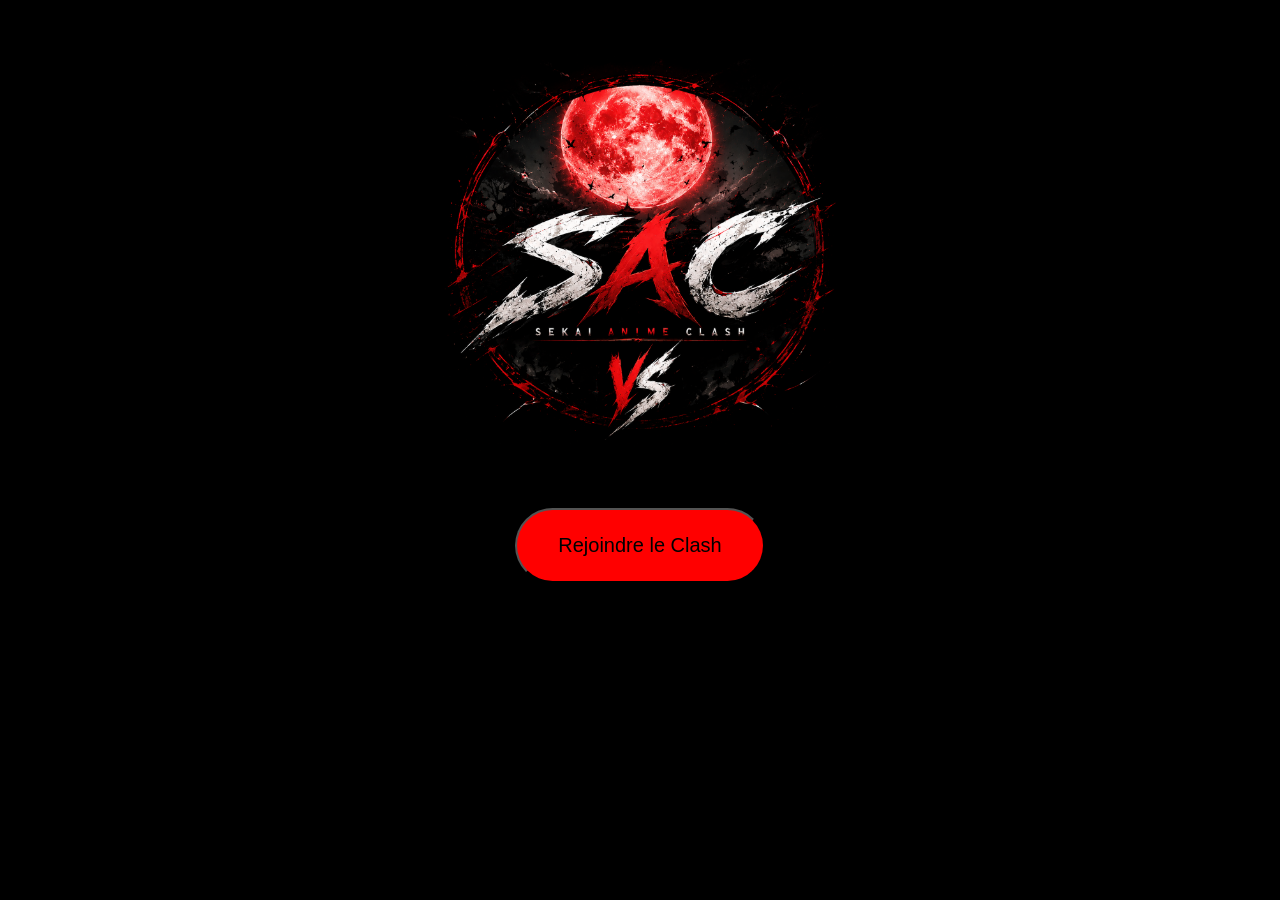
<file: index.html>
<!DOCTYPE html>

<html>
<head>
  <meta http-equiv="CONTENT-TYPE" content="text/html; charset=UTF-8">
  <title>Sekai Anime Clash</title>
  <link rel="stylesheet" href="index.css"
</head>
<body>
  <br><br><br>
  <div class="a">
  <img src="file_00000000556871fbb58f51c60eb9f3b9.png">
    <br><br><br>
    <a href="accueil.html">
    <input type="submit" value="Rejoindre le Clash"
    </a>
  </div>
  
  
</body>
</html>
</file>
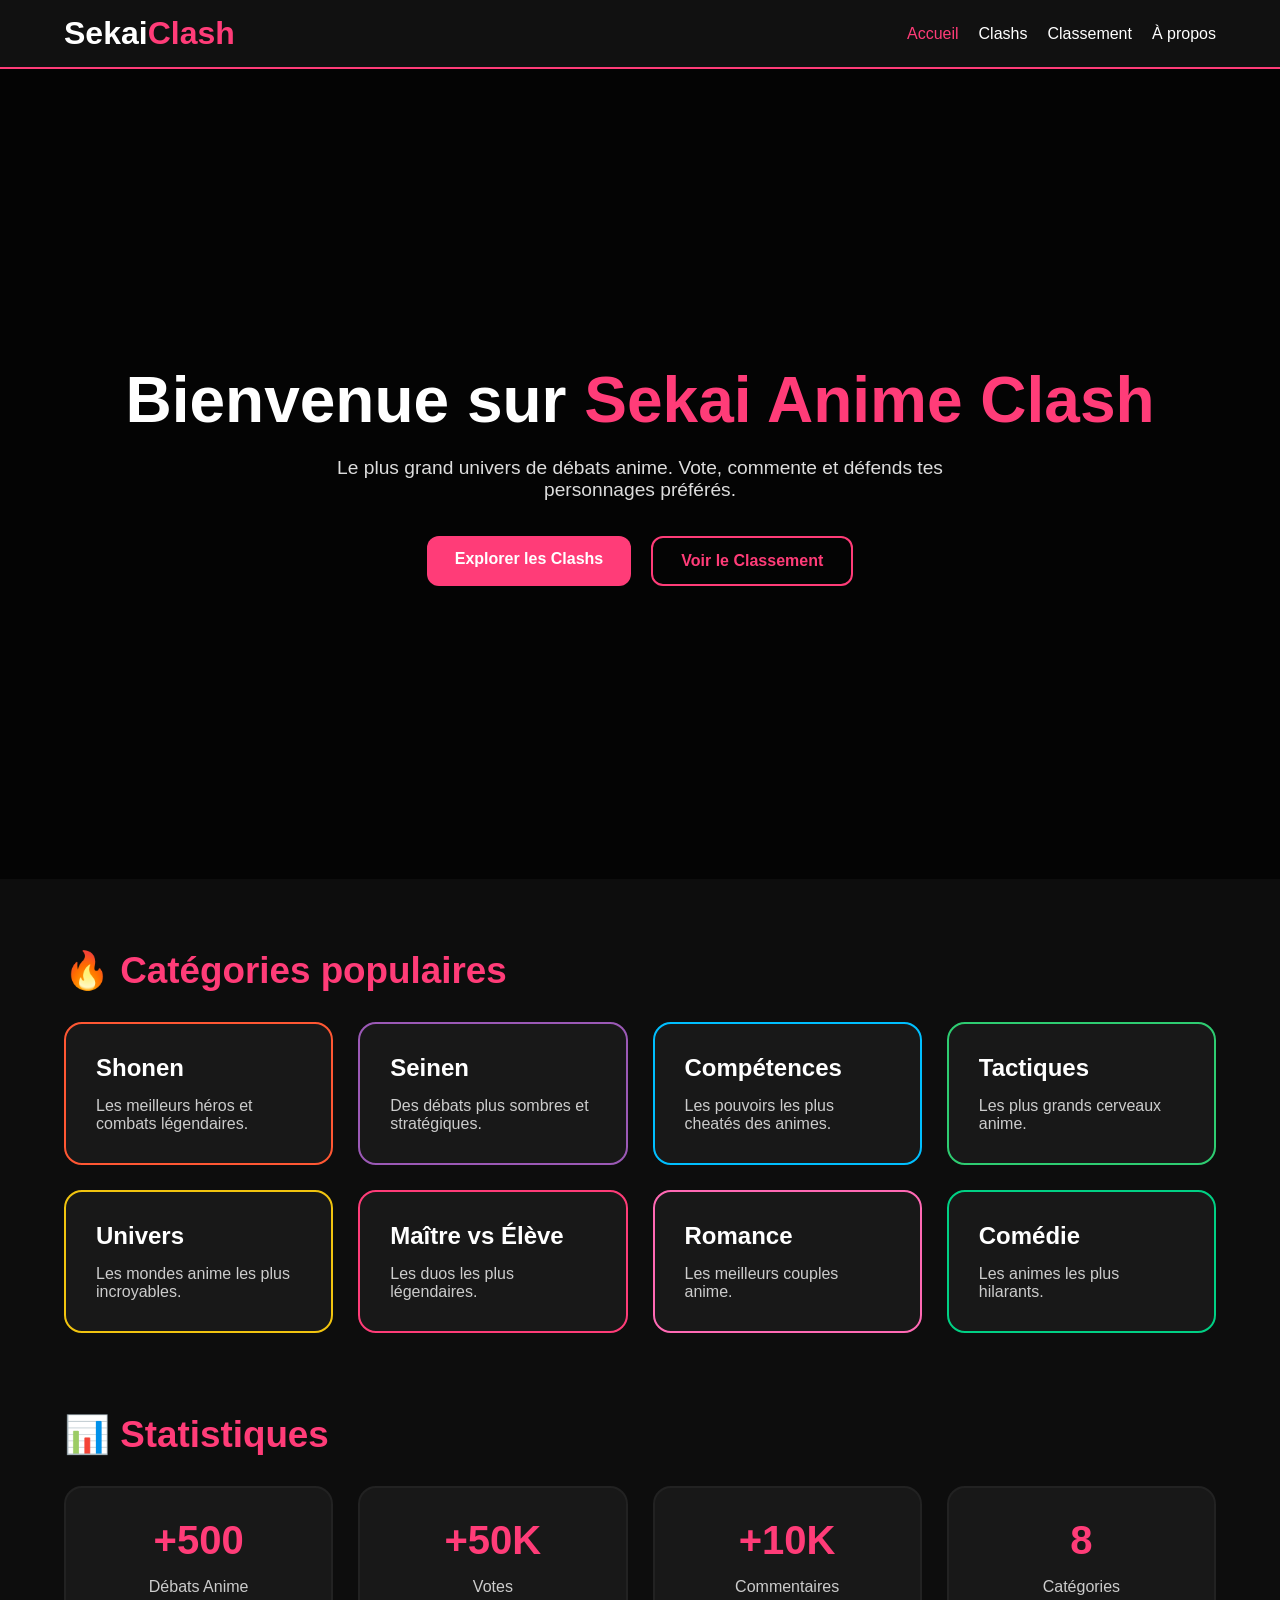
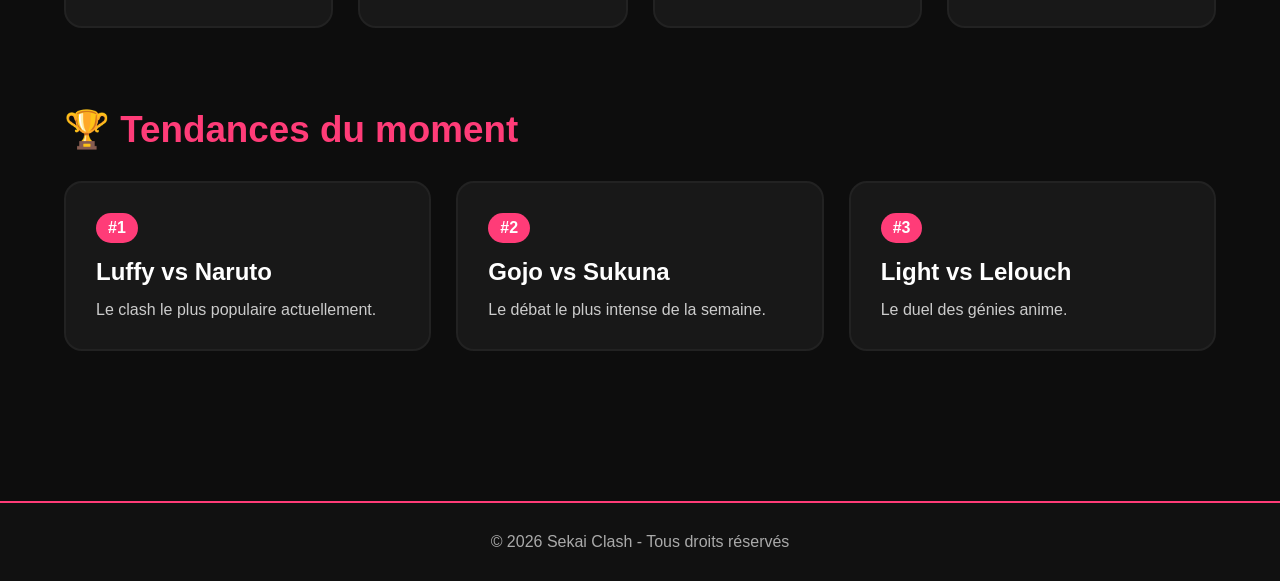
<file: accueil.html>
<!DOCTYPE html>
<html lang="fr">
<head>
  <meta charset="UTF-8">
  <meta name="viewport" content="width=device-width, initial-scale=1.0">
  <title>Sekai Anime Clash - Accueil</title>
  <link rel="stylesheet" href="accueil.css">
</head>
<body>

  <nav class="navbar">
    <div class="nav-container">
      <a href="accueil.html" class="nav-logo">Sekai<span>Clash</span></a>

      <input type="checkbox" id="nav-toggle" class="nav-toggle">
      <label for="nav-toggle" class="nav-hamburger">☰</label>

      <ul class="nav-menu">
        <li><a href="accueil.html" class="active">Accueil</a></li>
        <li><a href="page2.html">Clashs</a></li>
        <li><a href="classement.html">Classement</a></li>
        <li><a href="apropos.html">À propos</a></li>
      </ul>
    </div>
  </nav>

  <header class="hero">
    <div class="hero-content">
      <h1>Bienvenue sur <span>Sekai Anime Clash</span></h1>
      <p>Le plus grand univers de débats anime. Vote, commente et défends tes personnages préférés.</p>

      <div class="hero-buttons">
        <a href="page2.html" class="hero-btn primary-btn">Explorer les Clashs</a>
        <a href="classement.html" class="hero-btn secondary-btn">Voir le Classement</a>
      </div>
    </div>
  </header>

  <main class="container">

    <section class="categories-section">
      <h2>🔥 Catégories populaires</h2>

      <div class="categories-grid">

        <a href="shonen.html" class="category-card shonen">
          <h3>Shonen</h3>
          <p>Les meilleurs héros et combats légendaires.</p>
        </a>

        <a href="seinen.html" class="category-card seinen">
          <h3>Seinen</h3>
          <p>Des débats plus sombres et stratégiques.</p>
        </a>

        <a href="competences.html" class="category-card competences">
          <h3>Compétences</h3>
          <p>Les pouvoirs les plus cheatés des animes.</p>
        </a>

        <a href="tactiques.html" class="category-card tactiques">
          <h3>Tactiques</h3>
          <p>Les plus grands cerveaux anime.</p>
        </a>

        <a href="univers.html" class="category-card univers">
          <h3>Univers</h3>
          <p>Les mondes anime les plus incroyables.</p>
        </a>

        <a href="maitre-eleve.html" class="category-card maitre">
          <h3>Maître vs Élève</h3>
          <p>Les duos les plus légendaires.</p>
        </a>

        <a href="romance.html" class="category-card romance">
          <h3>Romance</h3>
          <p>Les meilleurs couples anime.</p>
        </a>

        <a href="comedie.html" class="category-card comedie">
          <h3>Comédie</h3>
          <p>Les animes les plus hilarants.</p>
        </a>

      </div>
    </section>


    <section class="stats-section">
      <h2>📊 Statistiques</h2>

      <div class="stats-grid">

        <div class="stat-card">
          <h3>+500</h3>
          <p>Débats Anime</p>
        </div>

        <div class="stat-card">
          <h3>+50K</h3>
          <p>Votes</p>
        </div>

        <div class="stat-card">
          <h3>+10K</h3>
          <p>Commentaires</p>
        </div>

        <div class="stat-card">
          <h3>8</h3>
          <p>Catégories</p>
        </div>

      </div>
    </section>


    <section class="top-section">
      <h2>🏆 Tendances du moment</h2>

      <div class="top-grid">

        <div class="top-card">
          <span>#1</span>
          <h3>Luffy vs Naruto</h3>
          <p>Le clash le plus populaire actuellement.</p>
        </div>

        <div class="top-card">
          <span>#2</span>
          <h3>Gojo vs Sukuna</h3>
          <p>Le débat le plus intense de la semaine.</p>
        </div>

        <div class="top-card">
          <span>#3</span>
          <h3>Light vs Lelouch</h3>
          <p>Le duel des génies anime.</p>
        </div>

      </div>
    </section>

  </main>


  <footer class="footer">
    <p>© 2026 Sekai Clash - Tous droits réservés</p>
  </footer>

</body>
</html>
</file>
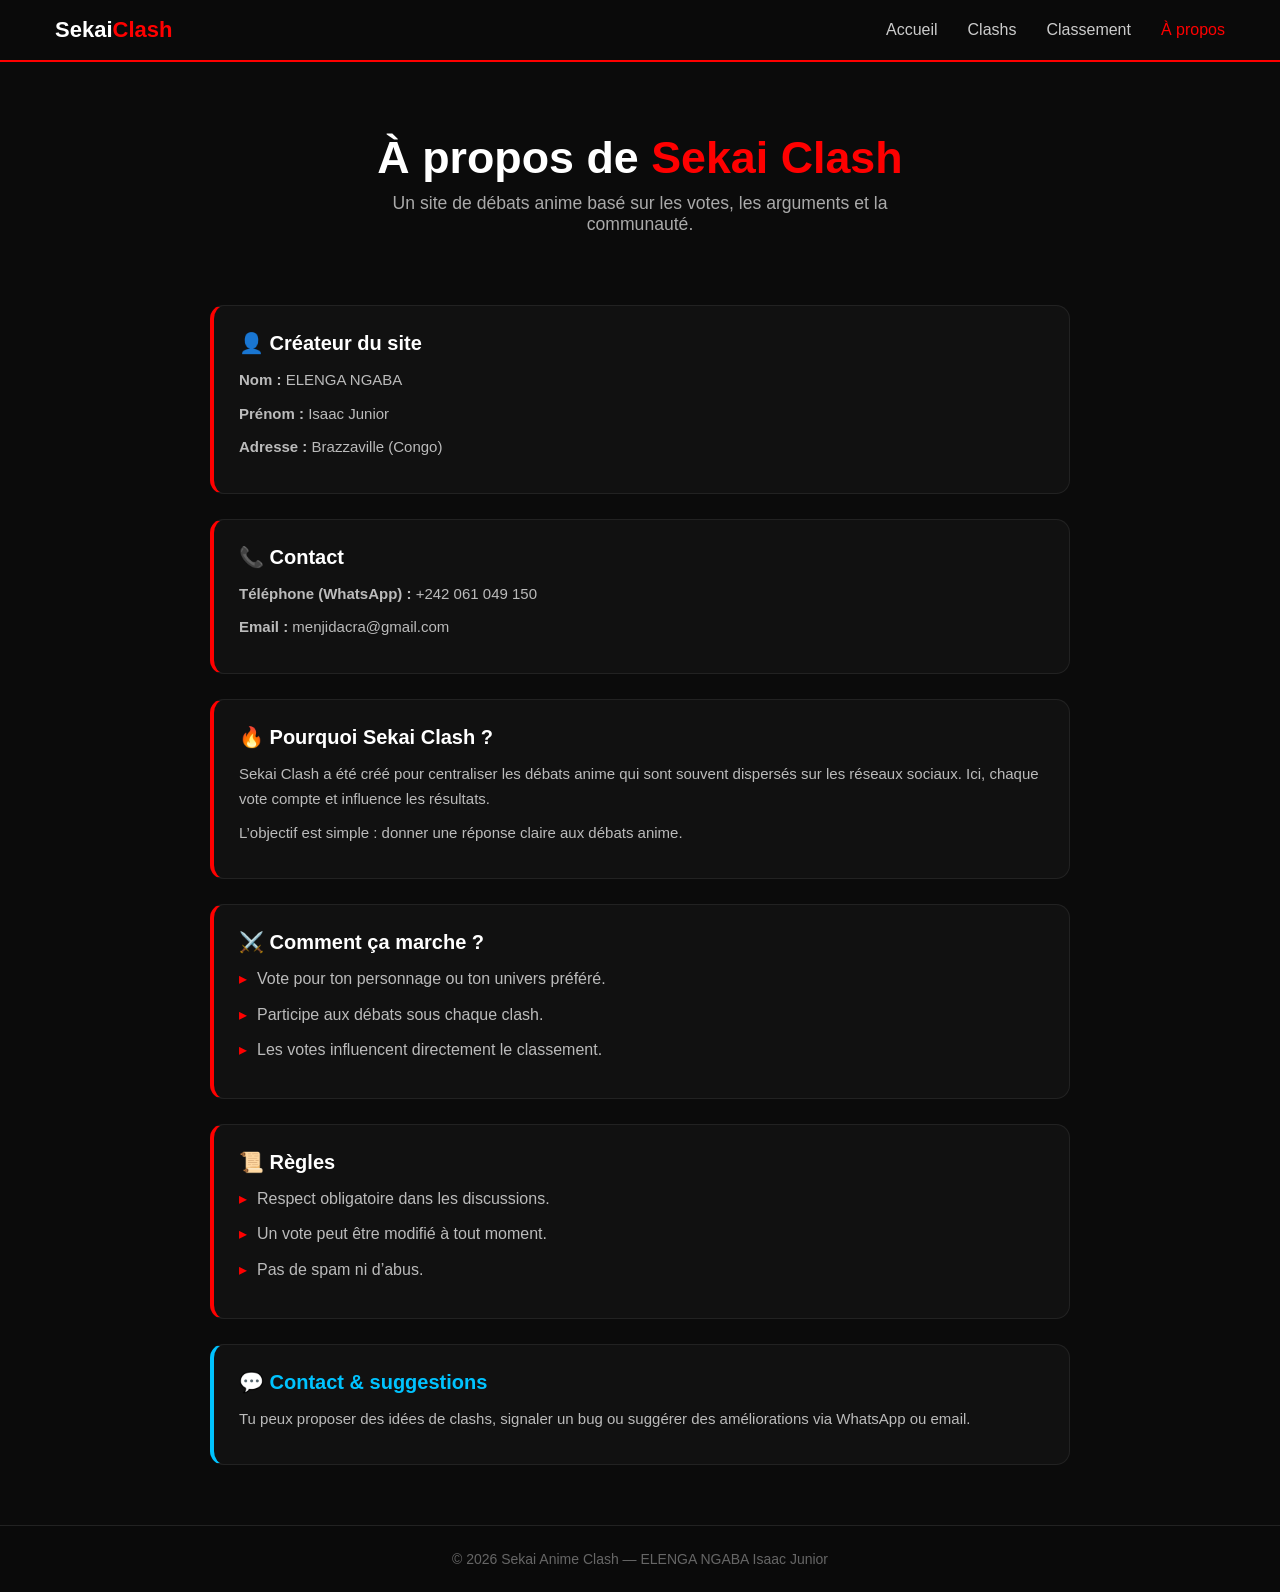
<file: apropos.html>
<!DOCTYPE html>
<html lang="fr">
<head>
  <meta charset="UTF-8">
  <meta name="viewport" content="width=device-width, initial-scale=1.0">
  <title>À propos - Sekai Anime Clash</title>
  <link rel="stylesheet" href="apropos.css">
</head>
<body>

  <!-- NAVBAR -->
  <nav class="navbar">
    <div class="nav-container">
      <a href="accueil.html" class="nav-logo">Sekai<span>Clash</span></a>

      <input type="checkbox" id="nav-toggle" class="nav-toggle">
      <label for="nav-toggle" class="nav-hamburger">☰</label>

      <ul class="nav-menu">
        <li><a href="accueil.html">Accueil</a></li>
        <li><a href="page2.html">Clashs</a></li>
        <li><a href="classement.html">Classement</a></li>
        <li><a href="apropos.html" class="active">À propos</a></li>
      </ul>
    </div>
  </nav>

  <!-- HERO -->
  <header class="hero">
    <h1>À propos de <span>Sekai Clash</span></h1>
    <p>Un site de débats anime basé sur les votes, les arguments et la communauté.</p>
  </header>

  <!-- CONTENT -->
  <main class="container">

    <section class="card">
      <h2>👤 Créateur du site</h2>
      <p><strong>Nom :</strong> ELENGA NGABA</p>
      <p><strong>Prénom :</strong> Isaac Junior</p>
      <p><strong>Adresse :</strong> Brazzaville (Congo)</p>
    </section>

    <section class="card">
      <h2>📞 Contact</h2>
      <p><strong>Téléphone (WhatsApp) :</strong> +242 061 049 150</p>
      <p><strong>Email :</strong> menjidacra@gmail.com</p>
    </section>

    <section class="card">
      <h2>🔥 Pourquoi Sekai Clash ?</h2>
      <p>
        Sekai Clash a été créé pour centraliser les débats anime qui sont souvent dispersés sur les réseaux sociaux.
        Ici, chaque vote compte et influence les résultats.
      </p>
      <p>
        L’objectif est simple : donner une réponse claire aux débats anime.
      </p>
    </section>

    <section class="card">
      <h2>⚔️ Comment ça marche ?</h2>
      <ul>
        <li>Vote pour ton personnage ou ton univers préféré.</li>
        <li>Participe aux débats sous chaque clash.</li>
        <li>Les votes influencent directement le classement.</li>
      </ul>
    </section>

    <section class="card">
      <h2>📜 Règles</h2>
      <ul>
        <li>Respect obligatoire dans les discussions.</li>
        <li>Un vote peut être modifié à tout moment.</li>
        <li>Pas de spam ni d’abus.</li>
      </ul>
    </section>

    <section class="card highlight">
      <h2>💬 Contact & suggestions</h2>
      <p>
        Tu peux proposer des idées de clashs, signaler un bug ou suggérer des améliorations via WhatsApp ou email.
      </p>
    </section>

  </main>

  <!-- FOOTER -->
  <footer class="footer">
    <p>© 2026 Sekai Anime Clash — ELENGA NGABA Isaac Junior</p>
  </footer>

</body>
</html>
</file>
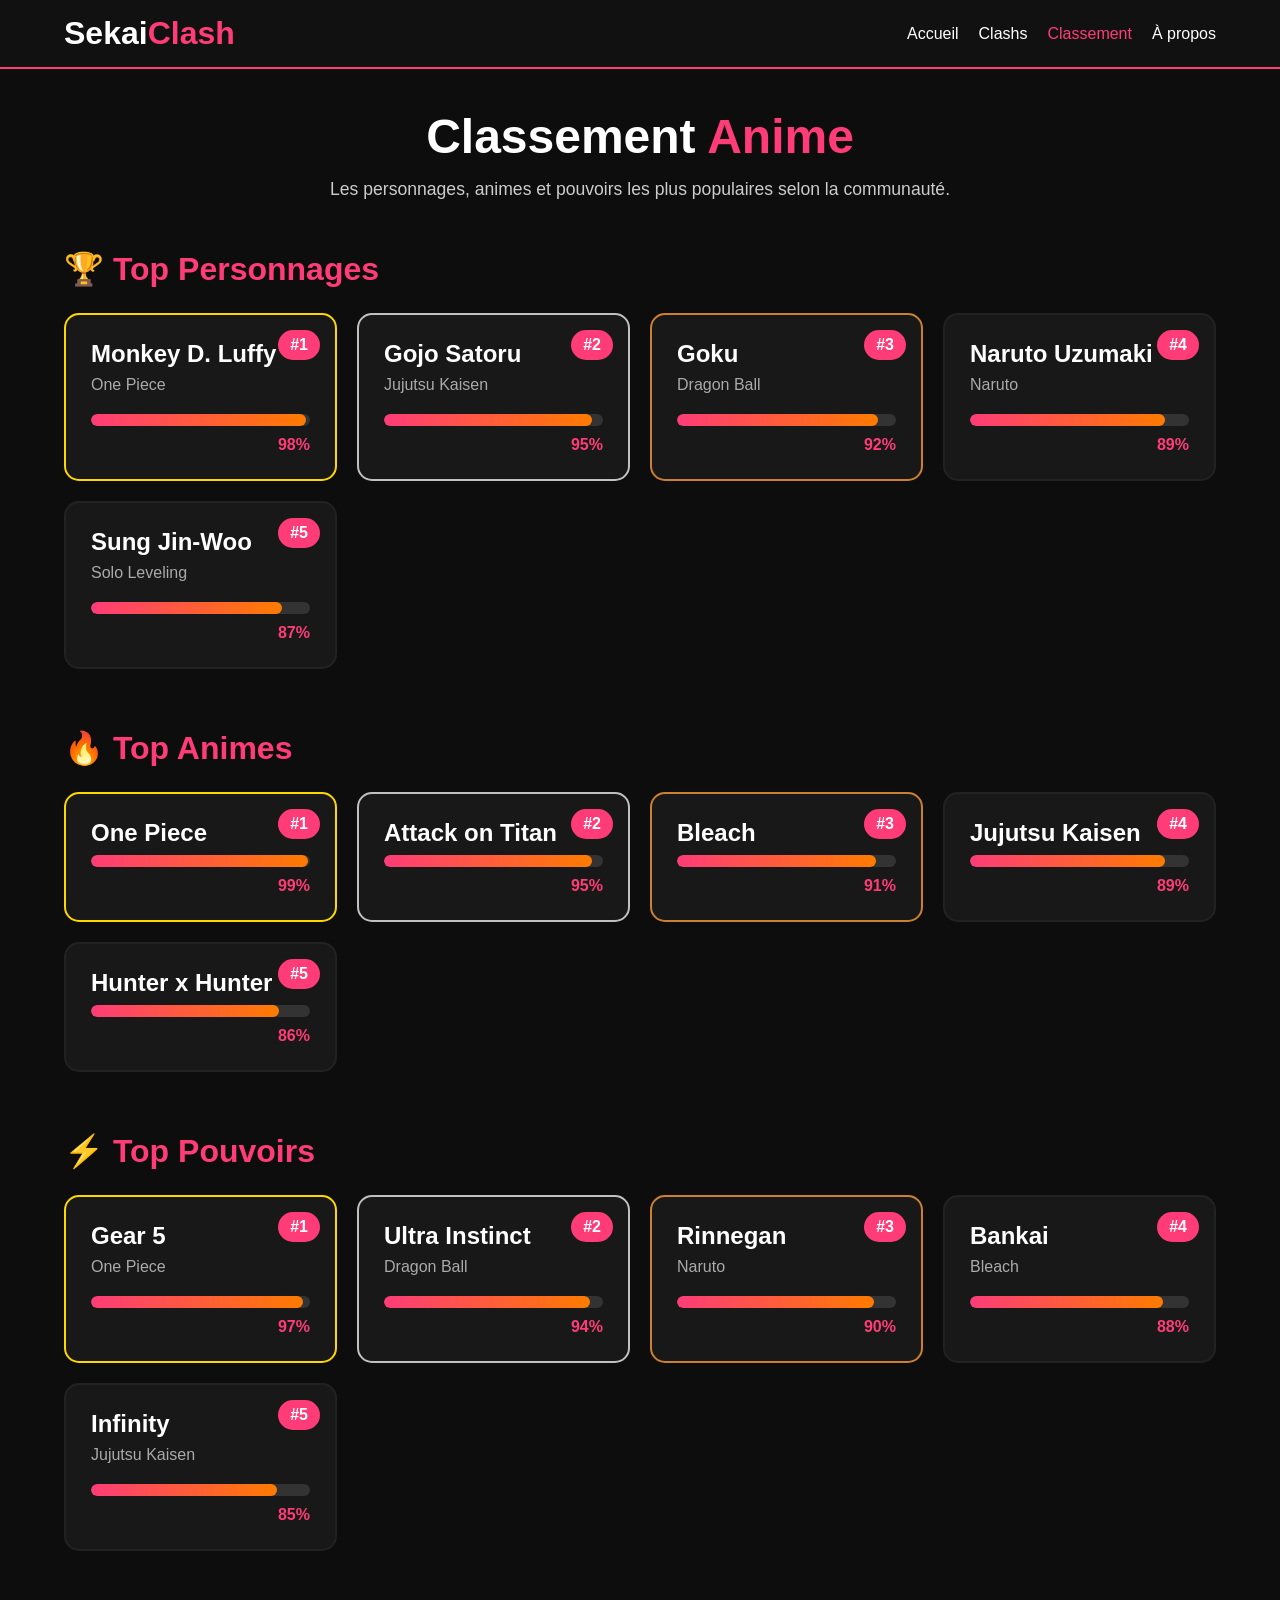
<file: classement.html>
<!DOCTYPE html>
<html lang="fr">
<head>
  <meta charset="UTF-8">
  <meta name="viewport" content="width=device-width, initial-scale=1.0">
  <title>Classement - Sekai Clash</title>
  <link rel="stylesheet" href="classement.css">
</head>
<body>

  <nav class="navbar">
    <div class="nav-container">
      <a href="accueil.html" class="nav-logo">Sekai<span>Clash</span></a>

      <input type="checkbox" id="nav-toggle" class="nav-toggle">
      <label for="nav-toggle" class="nav-hamburger">☰</label>

      <ul class="nav-menu">
        <li><a href="accueil.html">Accueil</a></li>
        <li><a href="page2.html">Clashs</a></li>
        <li><a href="classement.html" class="active">Classement</a></li>
        <li><a href="apropos.html">À propos</a></li>
      </ul>
    </div>
  </nav>

  <main class="container">

    <section class="hero-section">
      <h1 class="page-title">Classement <span>Anime</span></h1>
      <p class="page-subtitle">Les personnages, animes et pouvoirs les plus populaires selon la communauté.</p>
    </section>

    <section class="ranking-section">
      <h2>🏆 Top Personnages</h2>

      <div class="ranking-list">

        <div class="ranking-card top1">
          <span class="rank">#1</span>
          <h3>Monkey D. Luffy</h3>
          <p>One Piece</p>
          <div class="score-bar">
            <div class="score-fill" style="width:98%"></div>
          </div>
          <span class="score">98%</span>
        </div>

        <div class="ranking-card top2">
          <span class="rank">#2</span>
          <h3>Gojo Satoru</h3>
          <p>Jujutsu Kaisen</p>
          <div class="score-bar">
            <div class="score-fill" style="width:95%"></div>
          </div>
          <span class="score">95%</span>
        </div>

        <div class="ranking-card top3">
          <span class="rank">#3</span>
          <h3>Goku</h3>
          <p>Dragon Ball</p>
          <div class="score-bar">
            <div class="score-fill" style="width:92%"></div>
          </div>
          <span class="score">92%</span>
        </div>

        <div class="ranking-card">
          <span class="rank">#4</span>
          <h3>Naruto Uzumaki</h3>
          <p>Naruto</p>
          <div class="score-bar">
            <div class="score-fill" style="width:89%"></div>
          </div>
          <span class="score">89%</span>
        </div>

        <div class="ranking-card">
          <span class="rank">#5</span>
          <h3>Sung Jin-Woo</h3>
          <p>Solo Leveling</p>
          <div class="score-bar">
            <div class="score-fill" style="width:87%"></div>
          </div>
          <span class="score">87%</span>
        </div>

      </div>
    </section>


    <section class="ranking-section">
      <h2>🔥 Top Animes</h2>

      <div class="ranking-list">

        <div class="ranking-card top1">
          <span class="rank">#1</span>
          <h3>One Piece</h3>
          <div class="score-bar">
            <div class="score-fill" style="width:99%"></div>
          </div>
          <span class="score">99%</span>
        </div>

        <div class="ranking-card top2">
          <span class="rank">#2</span>
          <h3>Attack on Titan</h3>
          <div class="score-bar">
            <div class="score-fill" style="width:95%"></div>
          </div>
          <span class="score">95%</span>
        </div>

        <div class="ranking-card top3">
          <span class="rank">#3</span>
          <h3>Bleach</h3>
          <div class="score-bar">
            <div class="score-fill" style="width:91%"></div>
          </div>
          <span class="score">91%</span>
        </div>

        <div class="ranking-card">
          <span class="rank">#4</span>
          <h3>Jujutsu Kaisen</h3>
          <div class="score-bar">
            <div class="score-fill" style="width:89%"></div>
          </div>
          <span class="score">89%</span>
        </div>

        <div class="ranking-card">
          <span class="rank">#5</span>
          <h3>Hunter x Hunter</h3>
          <div class="score-bar">
            <div class="score-fill" style="width:86%"></div>
          </div>
          <span class="score">86%</span>
        </div>

      </div>
    </section>


    <section class="ranking-section">
      <h2>⚡ Top Pouvoirs</h2>

      <div class="ranking-list">

        <div class="ranking-card top1">
          <span class="rank">#1</span>
          <h3>Gear 5</h3>
          <p>One Piece</p>
          <div class="score-bar">
            <div class="score-fill" style="width:97%"></div>
          </div>
          <span class="score">97%</span>
        </div>

        <div class="ranking-card top2">
          <span class="rank">#2</span>
          <h3>Ultra Instinct</h3>
          <p>Dragon Ball</p>
          <div class="score-bar">
            <div class="score-fill" style="width:94%"></div>
          </div>
          <span class="score">94%</span>
        </div>

        <div class="ranking-card top3">
          <span class="rank">#3</span>
          <h3>Rinnegan</h3>
          <p>Naruto</p>
          <div class="score-bar">
            <div class="score-fill" style="width:90%"></div>
          </div>
          <span class="score">90%</span>
        </div>

        <div class="ranking-card">
          <span class="rank">#4</span>
          <h3>Bankai</h3>
          <p>Bleach</p>
          <div class="score-bar">
            <div class="score-fill" style="width:88%"></div>
          </div>
          <span class="score">88%</span>
        </div>

        <div class="ranking-card">
          <span class="rank">#5</span>
          <h3>Infinity</h3>
          <p>Jujutsu Kaisen</p>
          <div class="score-bar">
            <div class="score-fill" style="width:85%"></div>
          </div>
          <span class="score">85%</span>
        </div>

      </div>
    </section>

  </main>

</body>
</html>
</file>
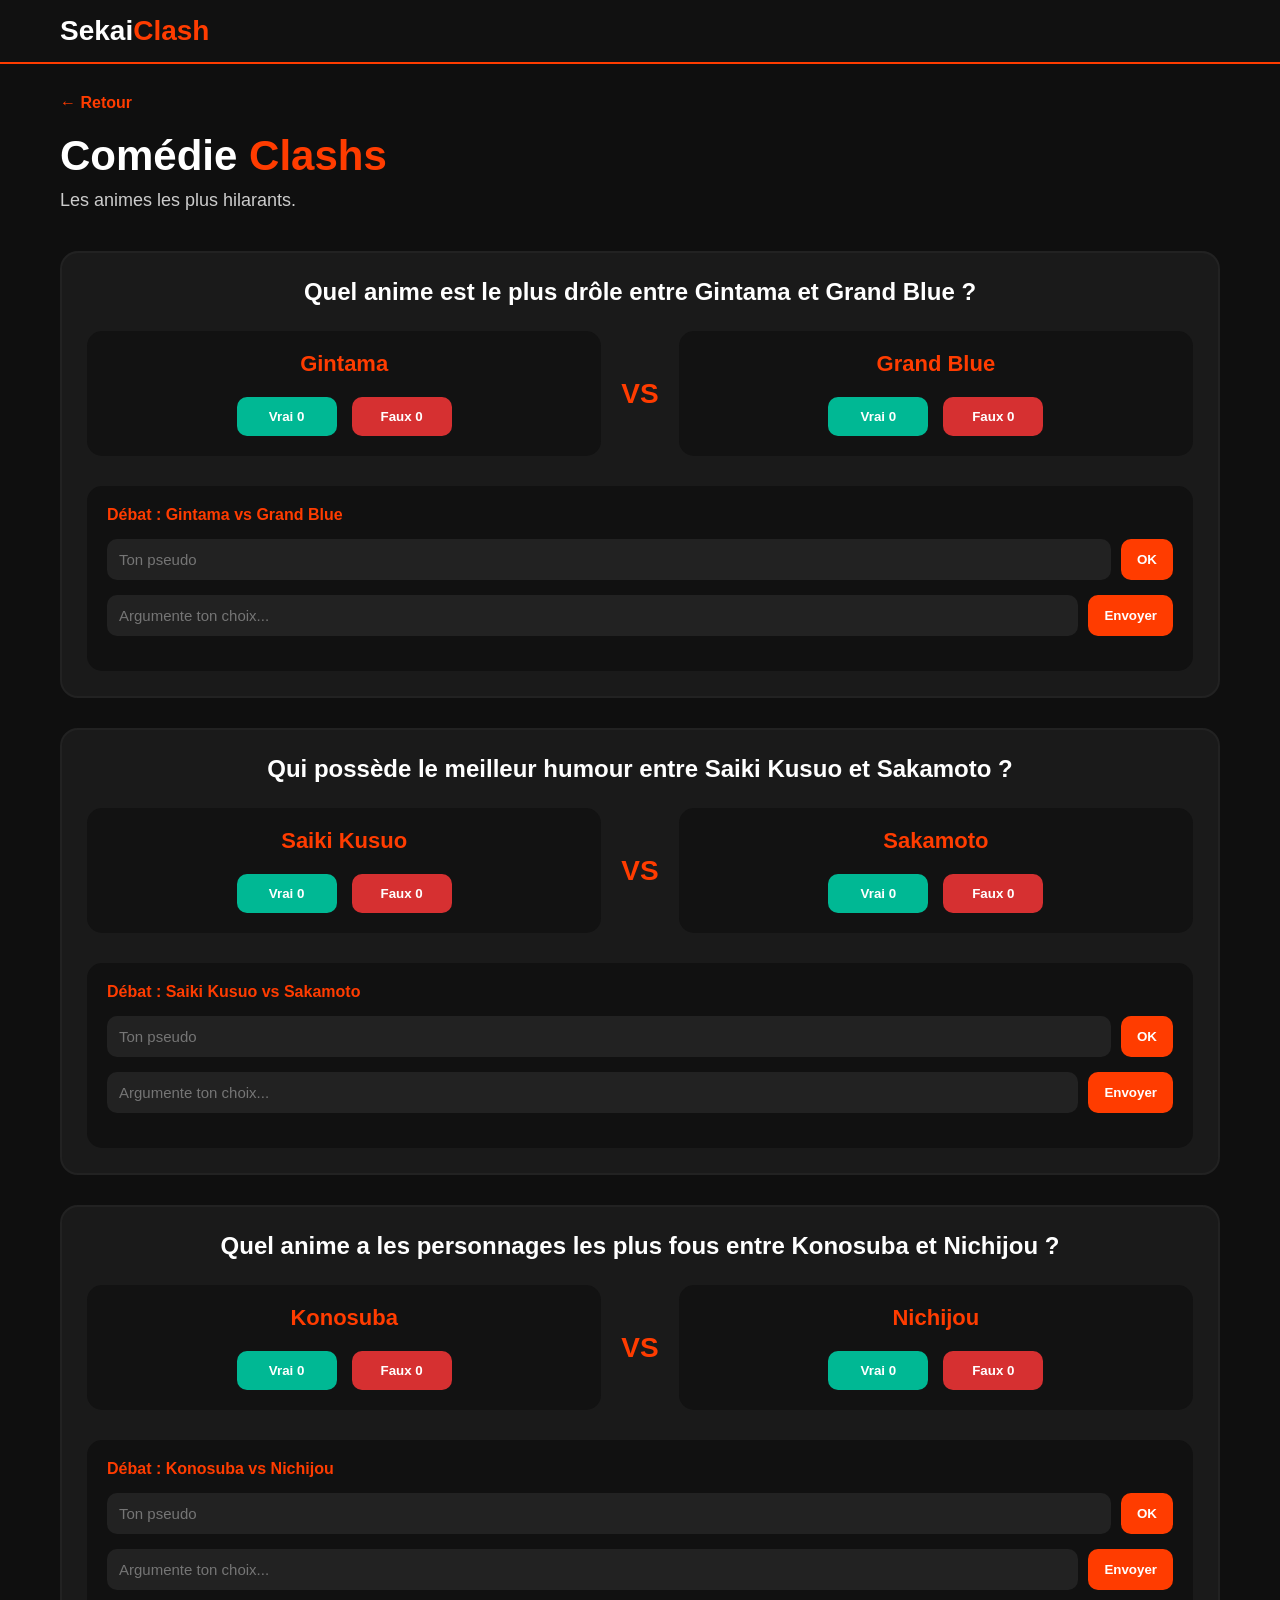
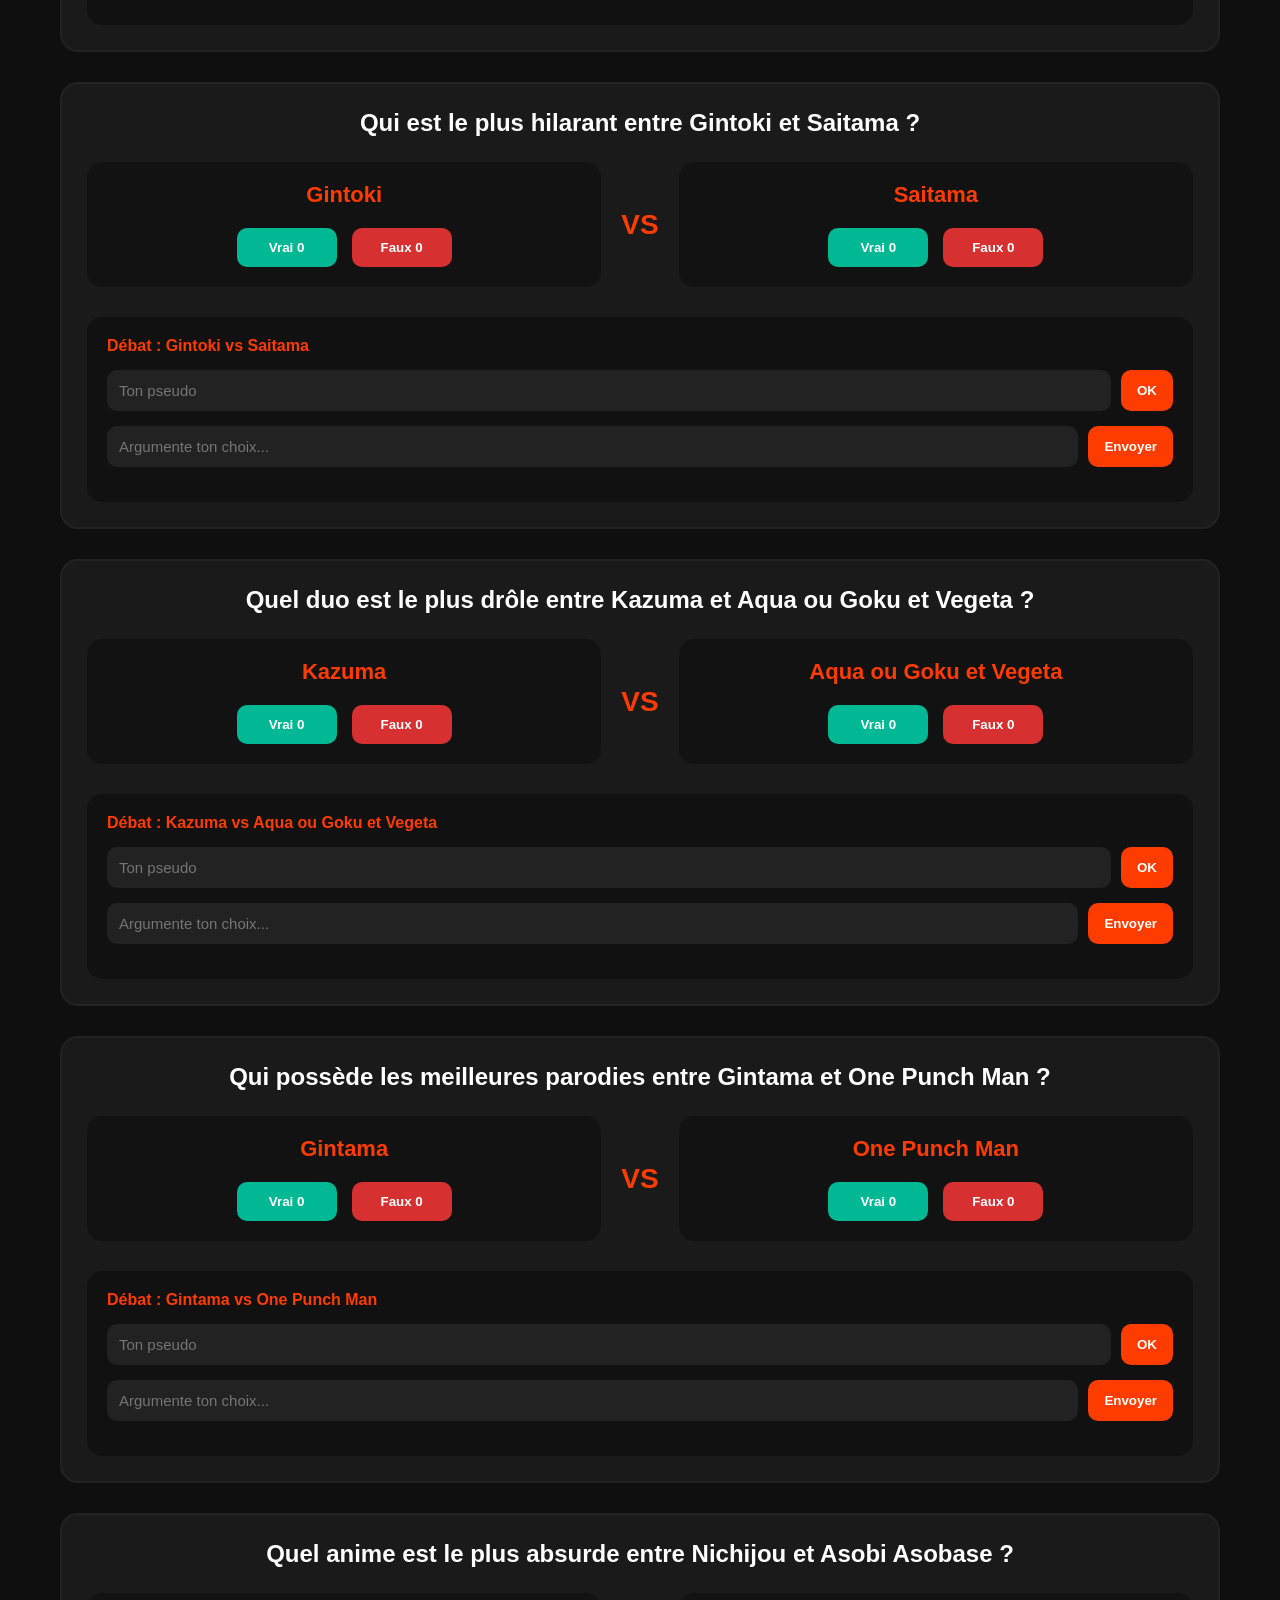
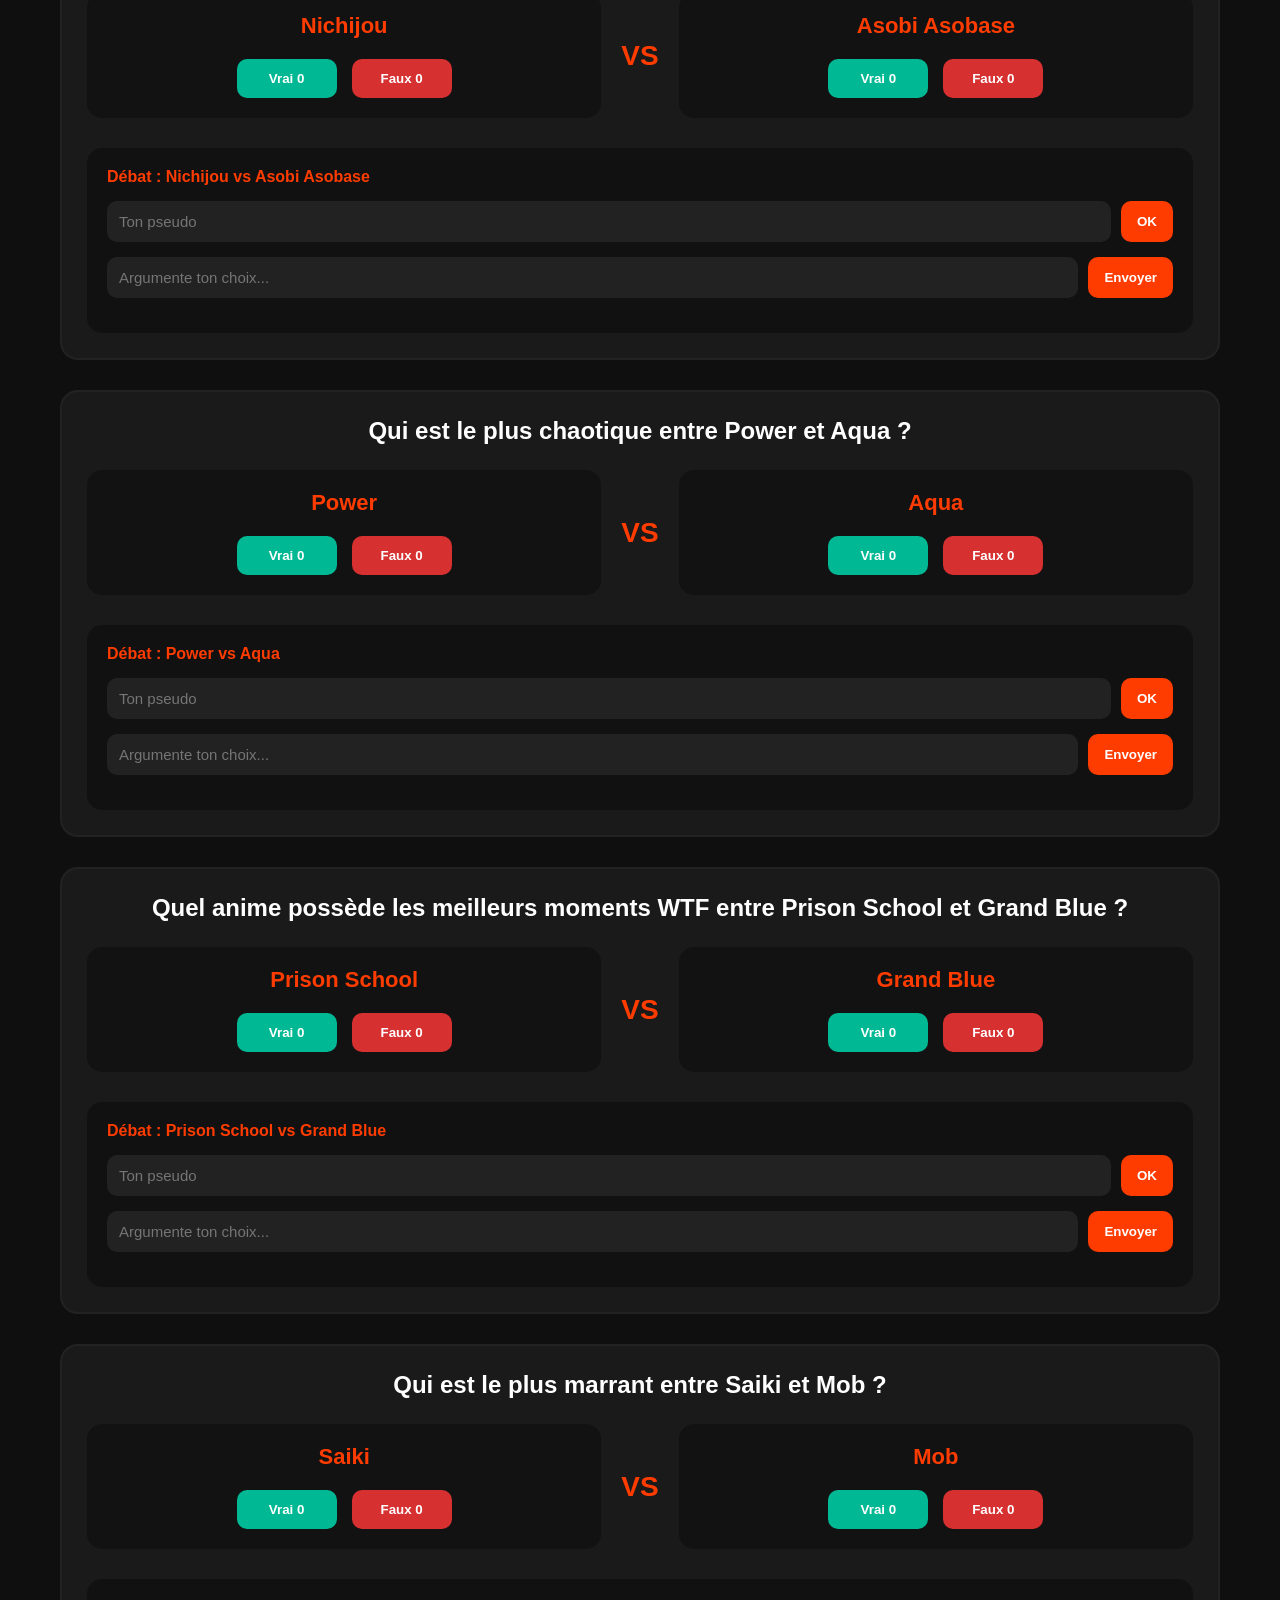
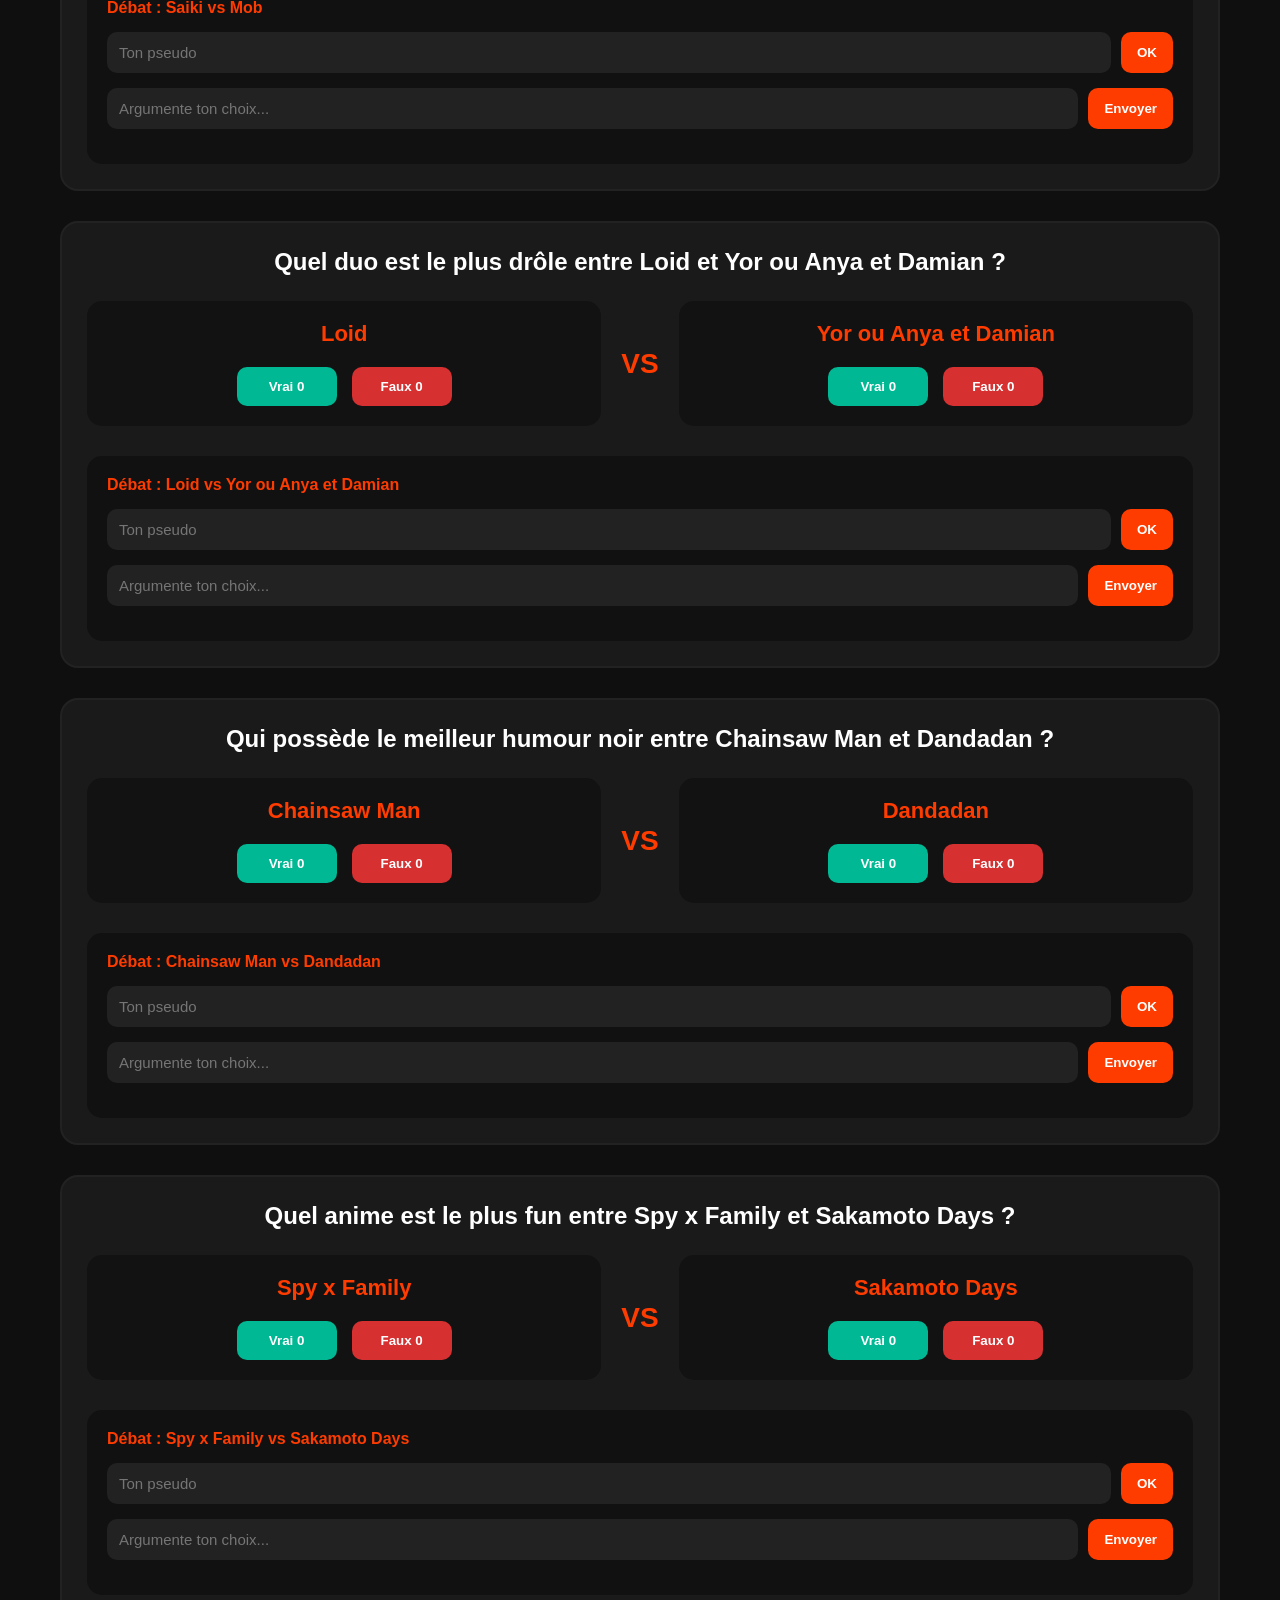
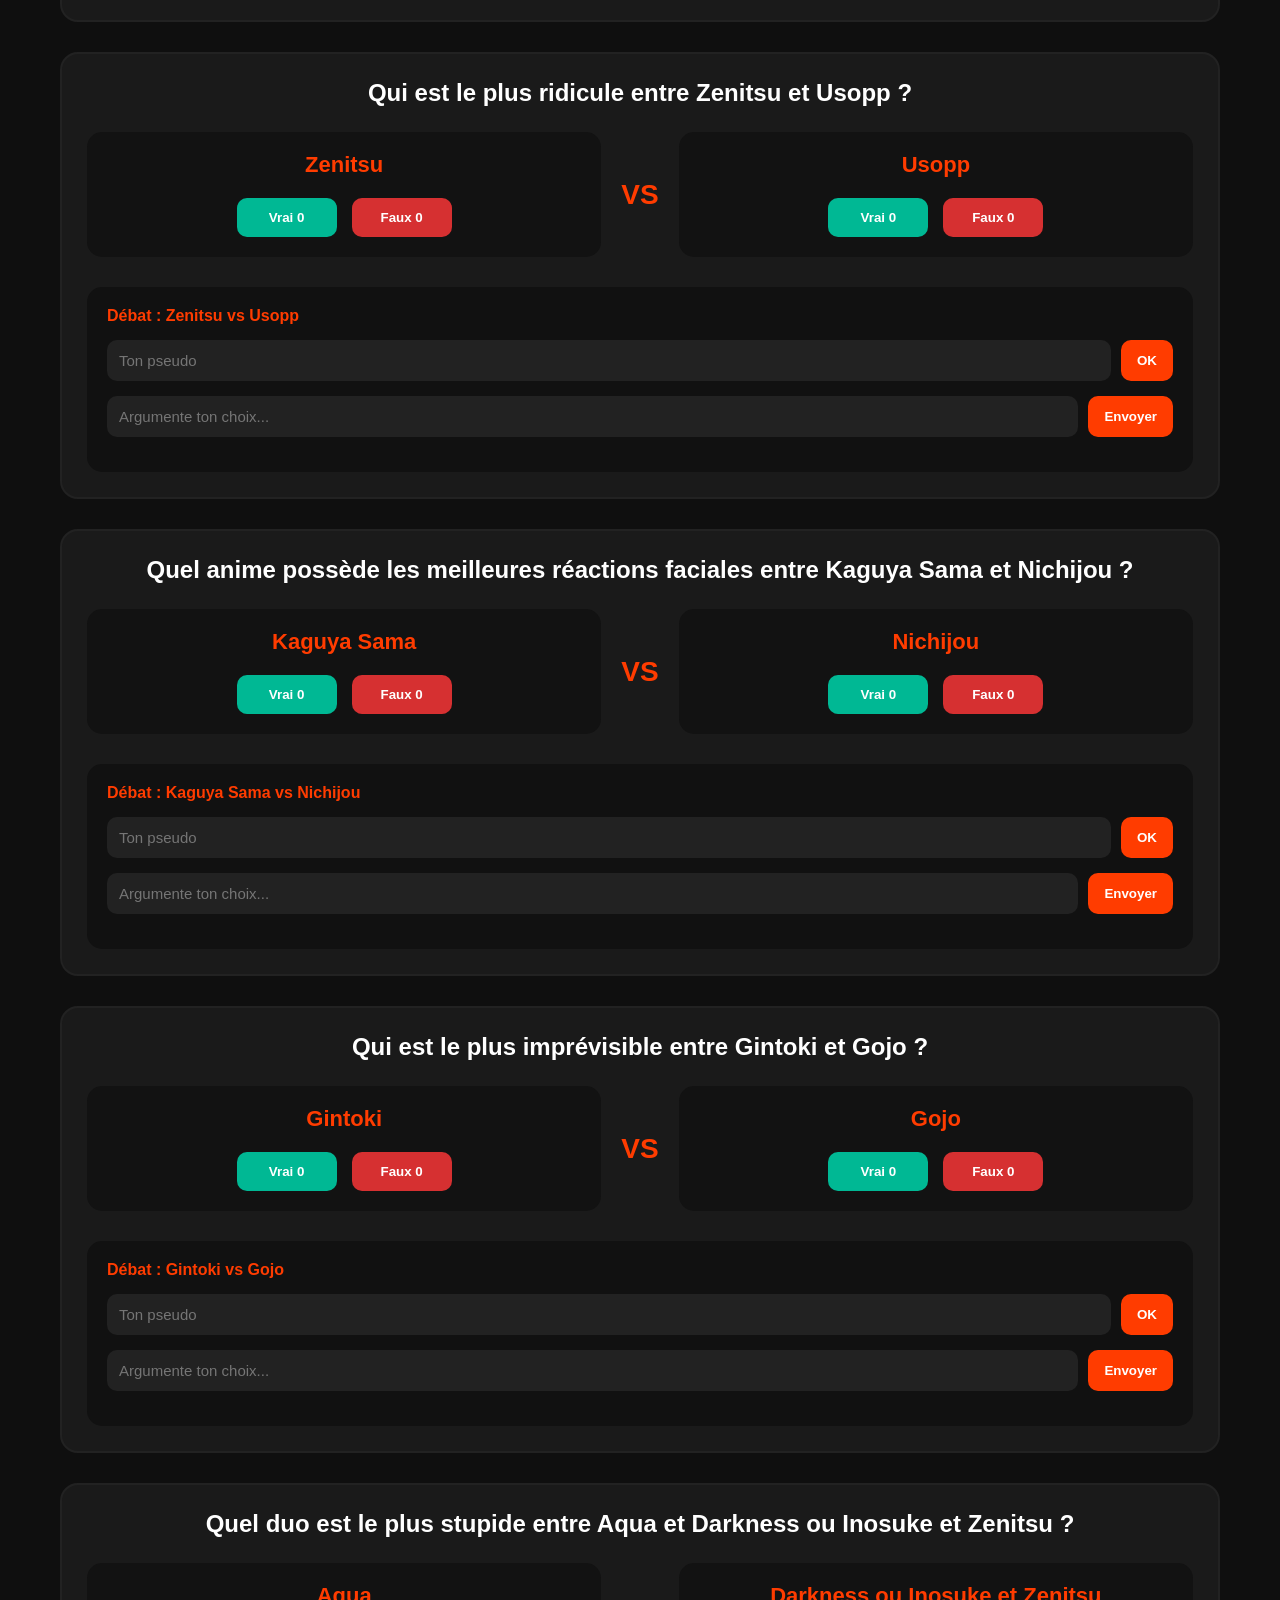
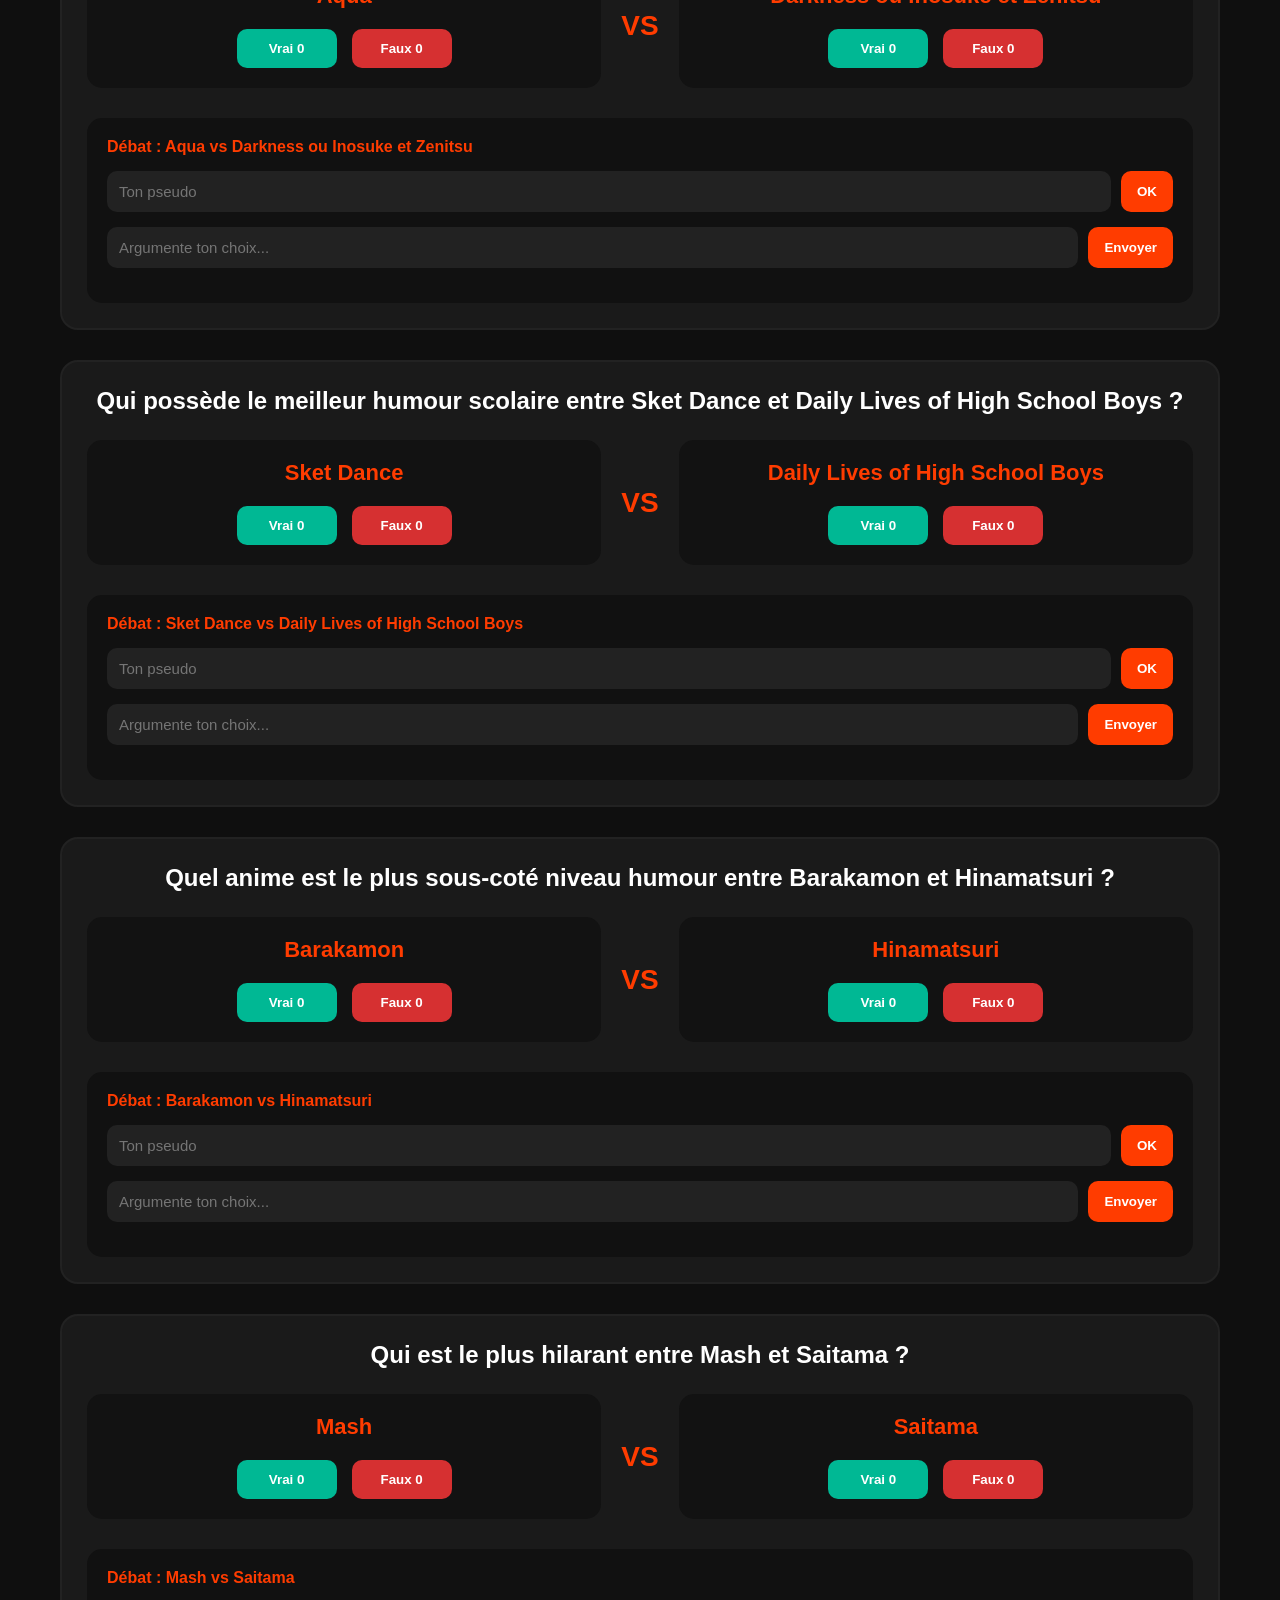
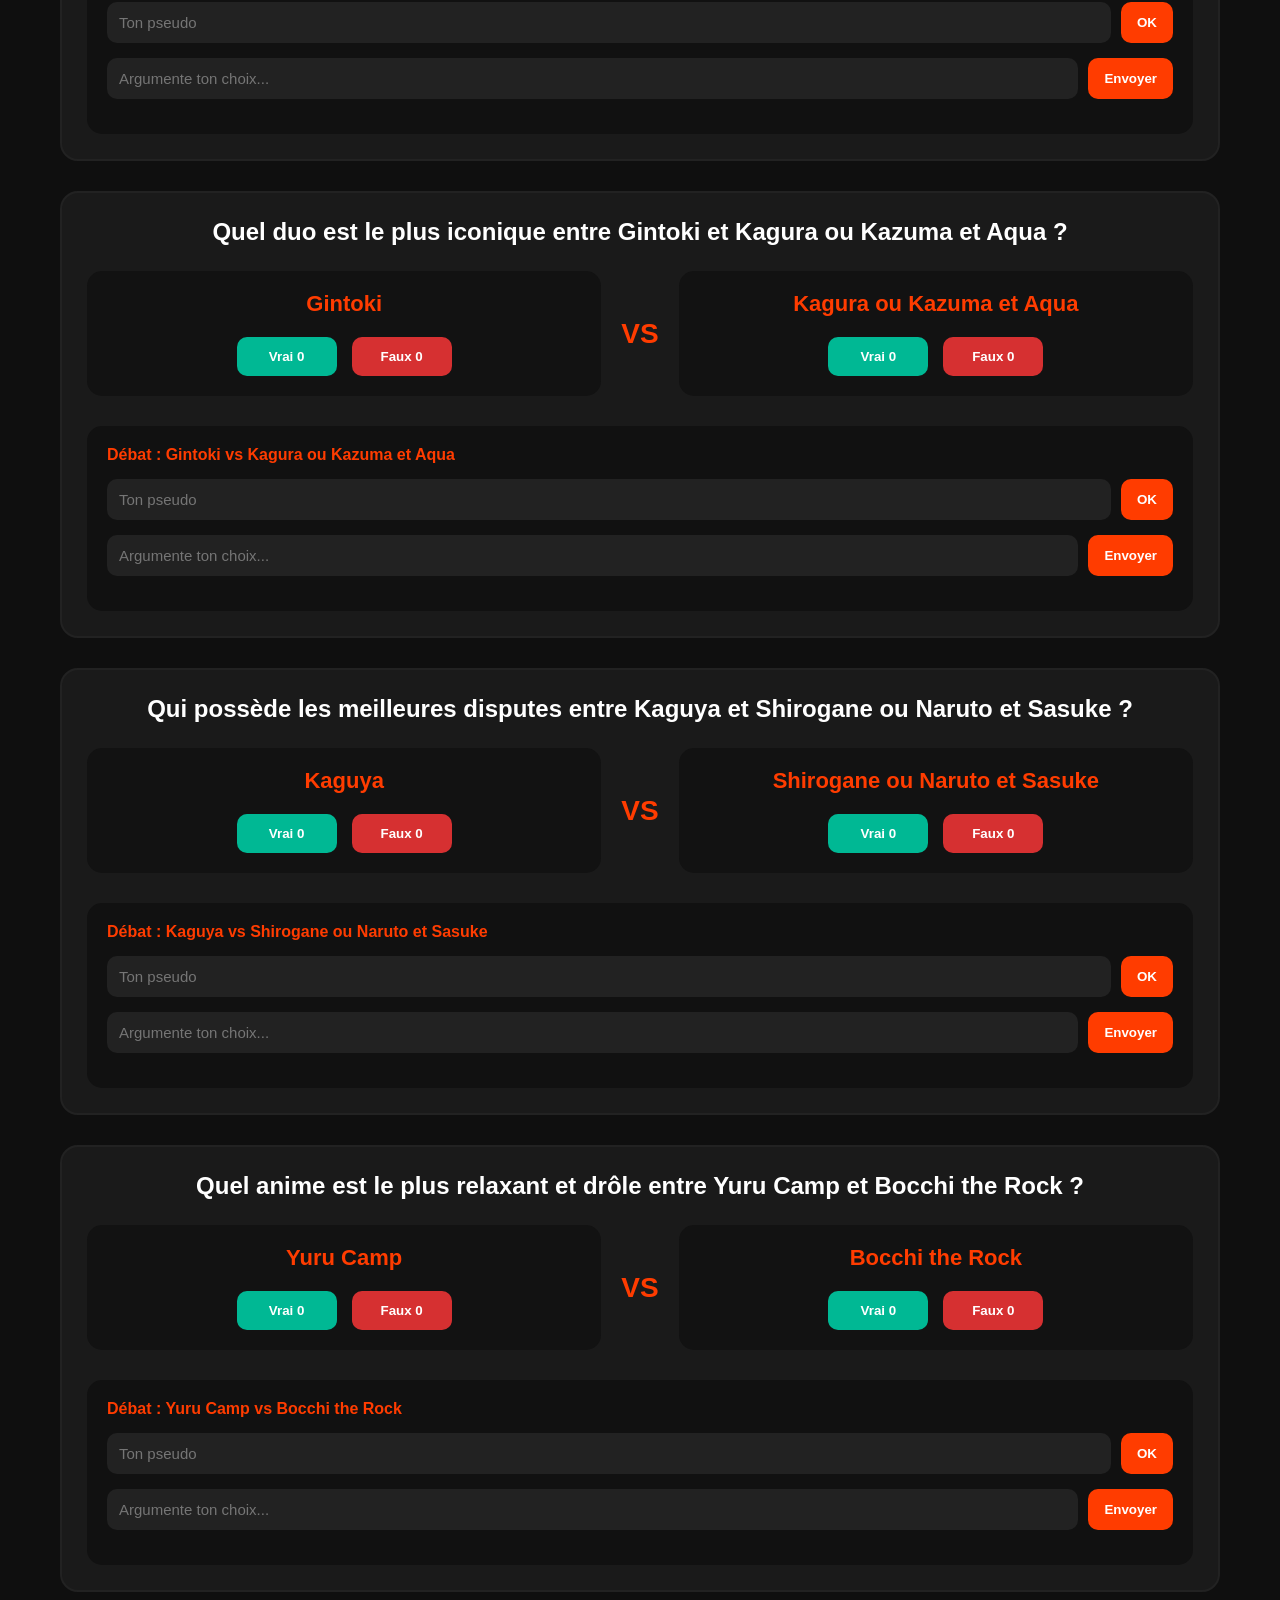
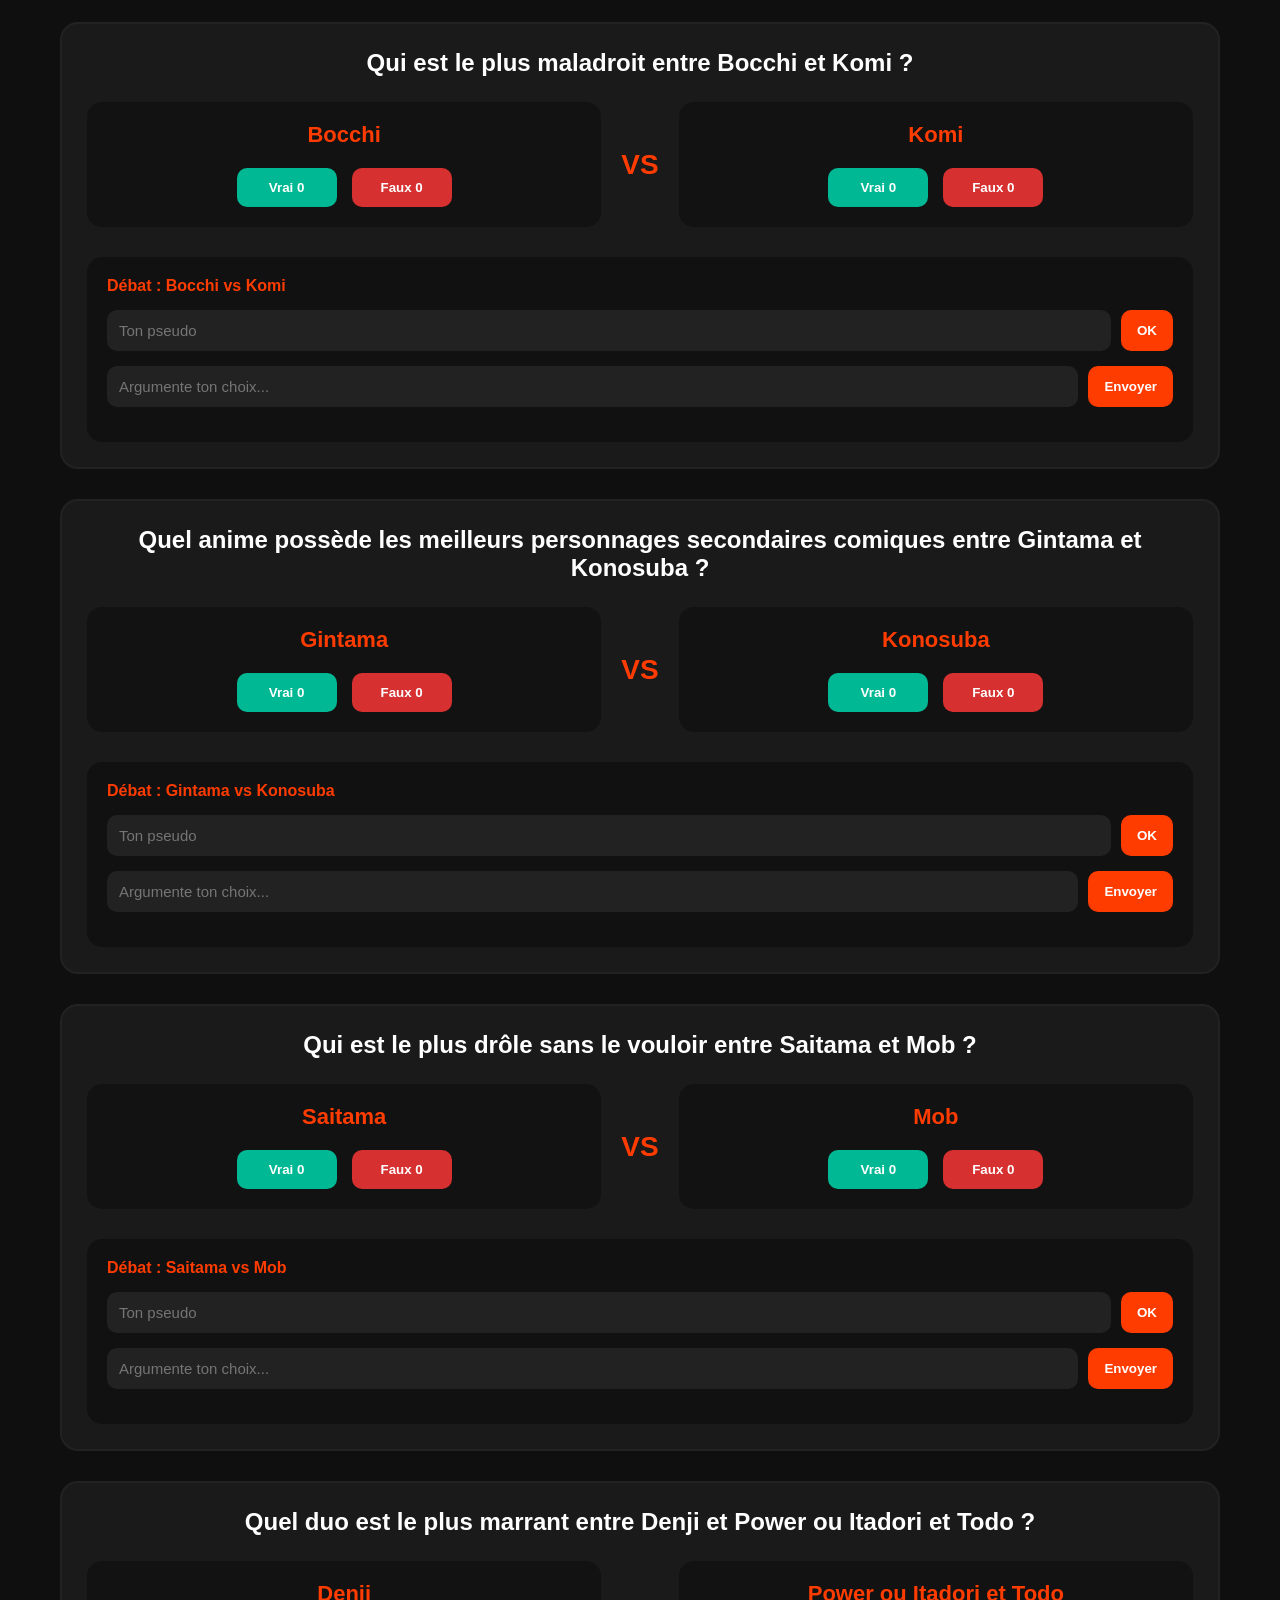
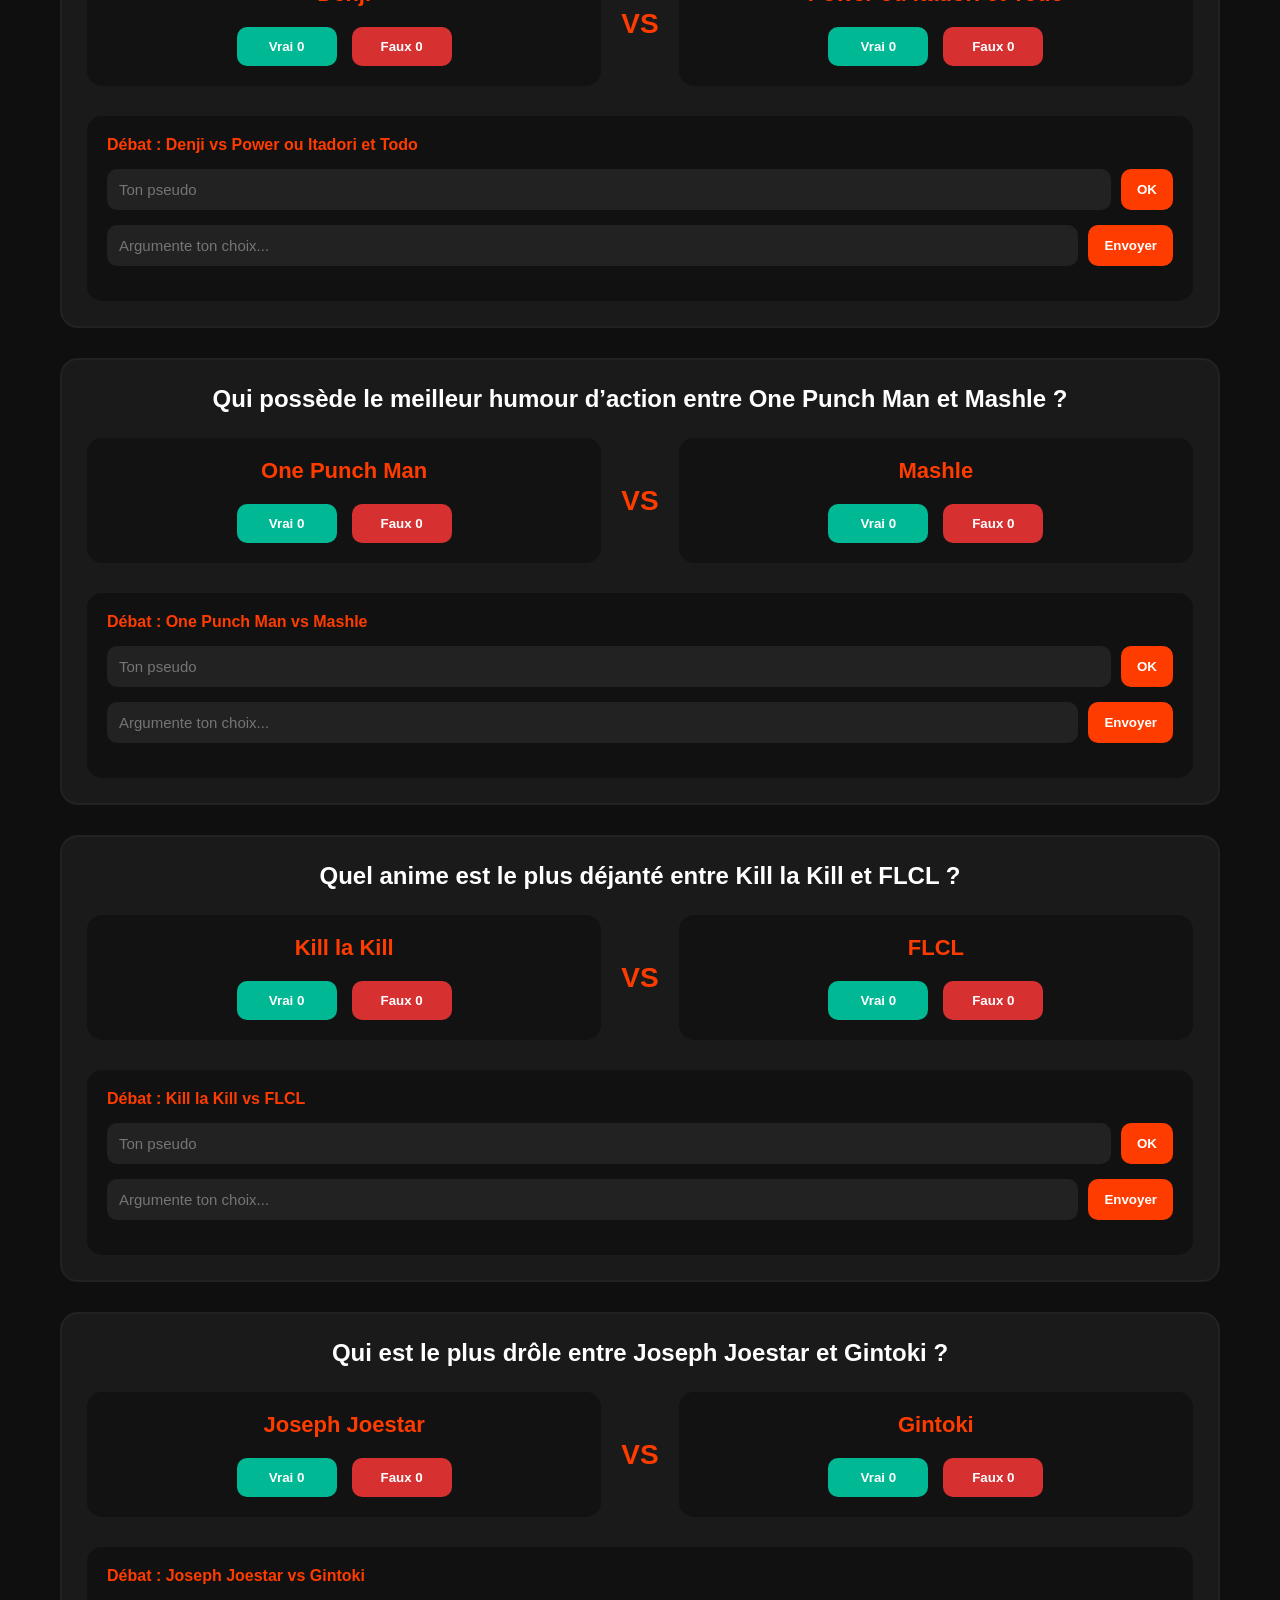
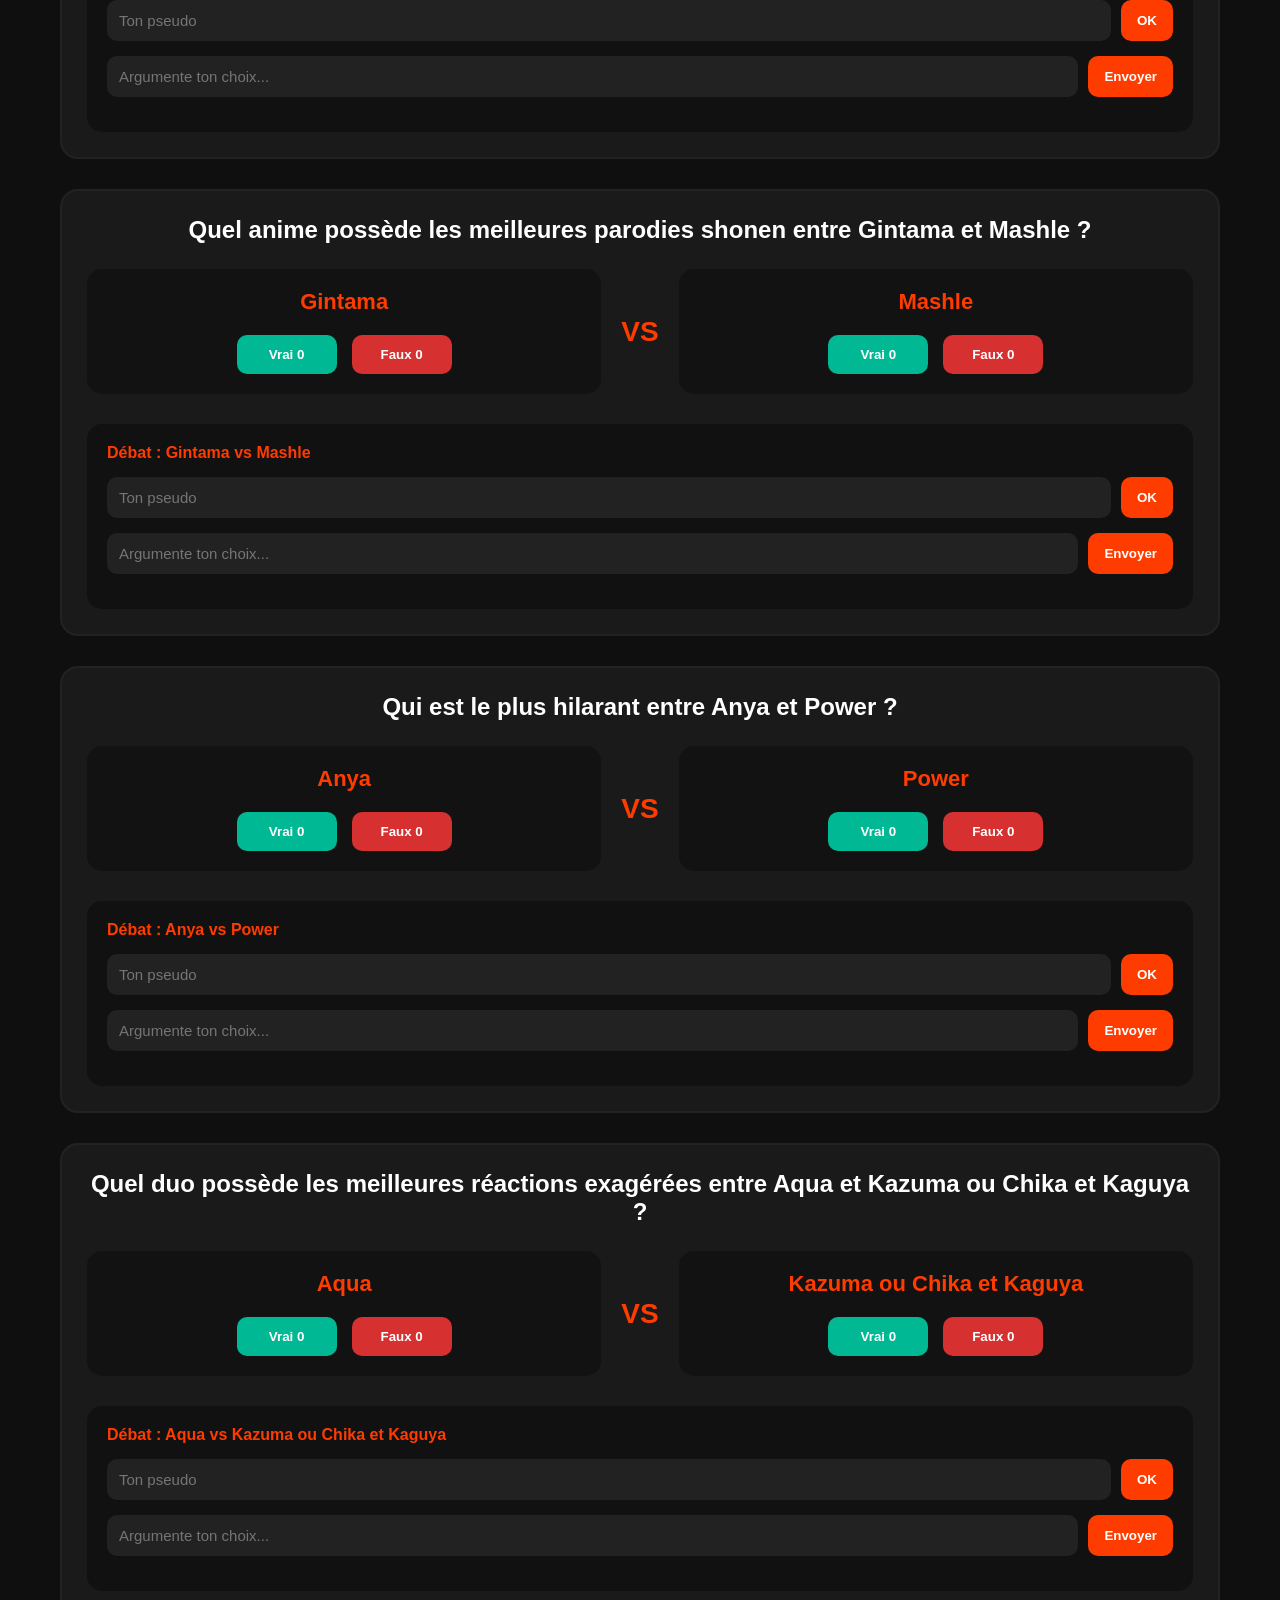
<file: comedie.html>
<!DOCTYPE html>
<html lang="fr">
<head>
<meta charset="UTF-8">
<meta name="viewport" content="width=device-width, initial-scale=1.0">
<title>Comédie - Sekai Clash</title>
<link rel="stylesheet" href="comedie.css">
</head>
<body>

<nav class="navbar">
<div class="nav-container">
<a href="accueil.html" class="nav-logo">Sekai<span>Clash</span></a>
</div>
</nav>

<main class="container">
<a href="page2.html" class="back-btn">← Retour</a>
<h1 class="page-title">Comédie <span>Clashs</span></h1>
<p class="page-subtitle">Les animes les plus hilarants.</p>
<div class="clash-list" id="clash-list"></div>
</main>

<script>
const debates = [
"Quel anime est le plus drôle entre Gintama et Grand Blue ?",
"Qui possède le meilleur humour entre Saiki Kusuo et Sakamoto ?",
"Quel anime a les personnages les plus fous entre Konosuba et Nichijou ?",
"Qui est le plus hilarant entre Gintoki et Saitama ?",
"Quel duo est le plus drôle entre Kazuma et Aqua ou Goku et Vegeta ?",
"Qui possède les meilleures parodies entre Gintama et One Punch Man ?",
"Quel anime est le plus absurde entre Nichijou et Asobi Asobase ?",
"Qui est le plus chaotique entre Power et Aqua ?",
"Quel anime possède les meilleurs moments WTF entre Prison School et Grand Blue ?",
"Qui est le plus marrant entre Saiki et Mob ?",
"Quel duo est le plus drôle entre Loid et Yor ou Anya et Damian ?",
"Qui possède le meilleur humour noir entre Chainsaw Man et Dandadan ?",
"Quel anime est le plus fun entre Spy x Family et Sakamoto Days ?",
"Qui est le plus ridicule entre Zenitsu et Usopp ?",
"Quel anime possède les meilleures réactions faciales entre Kaguya Sama et Nichijou ?",
"Qui est le plus imprévisible entre Gintoki et Gojo ?",
"Quel duo est le plus stupide entre Aqua et Darkness ou Inosuke et Zenitsu ?",
"Qui possède le meilleur humour scolaire entre Sket Dance et Daily Lives of High School Boys ?",
"Quel anime est le plus sous-coté niveau humour entre Barakamon et Hinamatsuri ?",
"Qui est le plus hilarant entre Mash et Saitama ?",
"Quel duo est le plus iconique entre Gintoki et Kagura ou Kazuma et Aqua ?",
"Qui possède les meilleures disputes entre Kaguya et Shirogane ou Naruto et Sasuke ?",
"Quel anime est le plus relaxant et drôle entre Yuru Camp et Bocchi the Rock ?",
"Qui est le plus maladroit entre Bocchi et Komi ?",
"Quel anime possède les meilleurs personnages secondaires comiques entre Gintama et Konosuba ?",
"Qui est le plus drôle sans le vouloir entre Saitama et Mob ?",
"Quel duo est le plus marrant entre Denji et Power ou Itadori et Todo ?",
"Qui possède le meilleur humour d’action entre One Punch Man et Mashle ?",
"Quel anime est le plus déjanté entre Kill la Kill et FLCL ?",
"Qui est le plus drôle entre Joseph Joestar et Gintoki ?",
"Quel anime possède les meilleures parodies shonen entre Gintama et Mashle ?",
"Qui est le plus hilarant entre Anya et Power ?",
"Quel duo possède les meilleures réactions exagérées entre Aqua et Kazuma ou Chika et Kaguya ?",
"Qui est le plus chaotique entre Gojo et Gintoki ?",
"Quel anime est le plus drôle à revoir entre Grand Blue et Konosuba ?",
"Qui possède les meilleurs running gags entre One Piece et Gintama ?",
"Quel duo est le plus drôle entre Zoro et Sanji ou Naruto et Sasuke ?",
"Qui est le plus ridicule entre Buggy et King ?",
"Quel anime possède les meilleurs moments absurdes entre Nichijou et Cromartie High School ?",
"Qui est le plus expressif entre Chika Fujiwara et Anya ?",
"Quel anime est le plus drôle en combat entre One Punch Man et Mob Psycho 100 ?",
"Qui possède le meilleur humour romantique entre Kaguya Sama et Toradora ?",
"Quel duo est le plus fun entre Luffy et Usopp ou Goku et Krillin ?",
"Qui est le plus marrant entre Todo et Inosuke ?",
"Quel anime possède les meilleurs personnages idiots entre Konosuba et Grand Blue ?",
"Qui est le plus drôle naturellement entre Goku et Luffy ?",
"Quel duo est le plus légendaire entre Gintoki et Hijikata ou Aqua et Kazuma ?",
"Qui possède le meilleur humour absurde entre Bobobo et Nichijou ?",
"Quel anime est le plus hilarant de tous les temps entre Gintama et Konosuba ?",
"Qui est le roi de la comédie anime entre Gintoki et Saiki ?"
];
 const list = document.getElementById("clash-list");

    let votes = {};
    let comments = {};
    let userReactions = {};
    let username = sessionStorage.getItem("username") || "";
    let commentIdCounter = 0;

    debates.forEach((debate, index) => {

      const parts = debate.match(/entre\s+(.+?)\s+et\s+(.+?)\s*\?/i);

      const fighter1 = parts ? parts[1].trim() : "Personnage 1";
      const fighter2 = parts ? parts[2].trim() : "Personnage 2";

      votes[index] = {
        f1True:0,
        f1False:0,
        f2True:0,
        f2False:0,
        hasVoted:{}
      };

      comments[index] = [];
      userReactions[index] = {};

      list.innerHTML += `

        <div class="clash-card">

          <div class="clash-question">
            <h3>${debate}</h3>
          </div>

          <div class="clash-versus">

            <div class="fighter">

              <h4>${fighter1}</h4>

              <div class="vote-buttons">

                <button class="vote-btn true-btn"
                onclick="voteFighter(${index},1,'true')">

                  Vrai
                  <span id="f1t-${index}">0</span>

                </button>

                <button class="vote-btn false-btn"
                onclick="voteFighter(${index},1,'false')">

                  Faux
                  <span id="f1f-${index}">0</span>

                </button>

              </div>

            </div>

            <div class="vs">VS</div>

            <div class="fighter">

              <h4>${fighter2}</h4>

              <div class="vote-buttons">

                <button class="vote-btn true-btn"
                onclick="voteFighter(${index},2,'true')">

                  Vrai
                  <span id="f2t-${index}">0</span>

                </button>

                <button class="vote-btn false-btn"
                onclick="voteFighter(${index},2,'false')">

                  Faux
                  <span id="f2f-${index}">0</span>

                </button>

              </div>

            </div>

          </div>

          <div class="comment-section">

            <div class="comment-header-title">
              Débat : ${fighter1} vs ${fighter2}
            </div>

            <div class="username-input">

              <input
                type="text"
                id="username-${index}"
                placeholder="Ton pseudo"
                maxlength="20"
                value="${username}"
              >

              <button
                class="save-name-btn"
                onclick="saveUsername(${index})"
              >
                OK
              </button>

            </div>

            <div class="comment-input">

              <input
                type="text"
                id="comment-${index}"
                placeholder="Argumente ton choix..."
                maxlength="200"
              >

              <button
                class="comment-btn"
                onclick="postComment(${index})"
              >
                Envoyer
              </button>

            </div>

            <div class="comments" id="comments-${index}"></div>

          </div>

        </div>

      `;
    });

    function saveUsername(debateId){

      const input = document.getElementById(`username-${debateId}`);

      username = input.value.trim();

      if(username){

        sessionStorage.setItem("username", username);

        input.disabled = true;

        document.querySelector(
          `#username-${debateId} + button`
        ).textContent = "✓";
      }
    }

    function voteFighter(debateId, fighter, type){

      const key =
      `f${fighter}${type.charAt(0).toUpperCase() + type.slice(1)}`;

      if(!votes[debateId].hasVoted){
        votes[debateId].hasVoted = {};
      }

      if(votes[debateId].hasVoted[fighter] === type){

        votes[debateId][key]--;

        delete votes[debateId].hasVoted[fighter];

      }else{

        if(votes[debateId].hasVoted[fighter]){

          const oldType = votes[debateId].hasVoted[fighter];

          const oldKey =
          `f${fighter}${oldType.charAt(0).toUpperCase() + oldType.slice(1)}`;

          votes[debateId][oldKey]--;
        }

        votes[debateId][key]++;

        votes[debateId].hasVoted[fighter] = type;
      }

      document.getElementById(`f1t-${debateId}`).textContent =
      votes[debateId].f1True;

      document.getElementById(`f1f-${debateId}`).textContent =
      votes[debateId].f1False;

      document.getElementById(`f2t-${debateId}`).textContent =
      votes[debateId].f2True;

      document.getElementById(`f2f-${debateId}`).textContent =
      votes[debateId].f2False;
    }

    function postComment(debateId){

      const input = document.getElementById(`comment-${debateId}`);

      const text = input.value.trim();

      const name =
      username ||
      document.getElementById(`username-${debateId}`).value.trim() ||
      "Anonyme";

      if(!username){

        username = name;

        sessionStorage.setItem("username", username);
      }

      if(text === "") return;

      const commentId = commentIdCounter++;

      comments[debateId].push({

        id:commentId,
        text:text,
        user:name,
        likes:0,
        dislikes:0

      });

      renderComments(debateId);

      input.value = "";
    }

    function renderComments(debateId){

      const commentsDiv =
      document.getElementById(`comments-${debateId}`);

      commentsDiv.innerHTML = "";

      comments[debateId].forEach(comment => {

        const userReact =
        userReactions[debateId]?.[comment.id];

        commentsDiv.innerHTML += `

          <div class="comment">

            <div class="comment-header">

              <span class="comment-user">
                ${comment.user}
              </span>

            </div>

            <p>${comment.text}</p>

            <div class="comment-actions">

              <button
                class="like-btn ${userReact === 'like' ? 'active' : ''}"
                onclick="reactComment(${debateId},${comment.id},'like')"
              >
                👍
                <span>${comment.likes}</span>
              </button>

              <button
                class="dislike-btn ${userReact === 'dislike' ? 'active' : ''}"
                onclick="reactComment(${debateId},${comment.id},'dislike')"
              >
                👎
                <span>${comment.dislikes}</span>
              </button>

            </div>

          </div>

        `;
      });
    }

    function reactComment(debateId, commentId, type){

      const comment =
      comments[debateId].find(c => c.id === commentId);

      if(!comment) return;

      if(!userReactions[debateId]){
        userReactions[debateId] = {};
      }

      const currentReact =
      userReactions[debateId][commentId];

      if(currentReact === type){

        if(type === "like"){
          comment.likes--;
        }else{
          comment.dislikes--;
        }

        delete userReactions[debateId][commentId];

      }else{

        if(currentReact === "like"){
          comment.likes--;
        }

        if(currentReact === "dislike"){
          comment.dislikes--;
        }

        if(type === "like"){
          comment.likes++;
        }else{
          comment.dislikes++;
        }

        userReactions[debateId][commentId] = type;
      }

      renderComments(debateId);
    }

  </script>

</body>
</html>
</file>
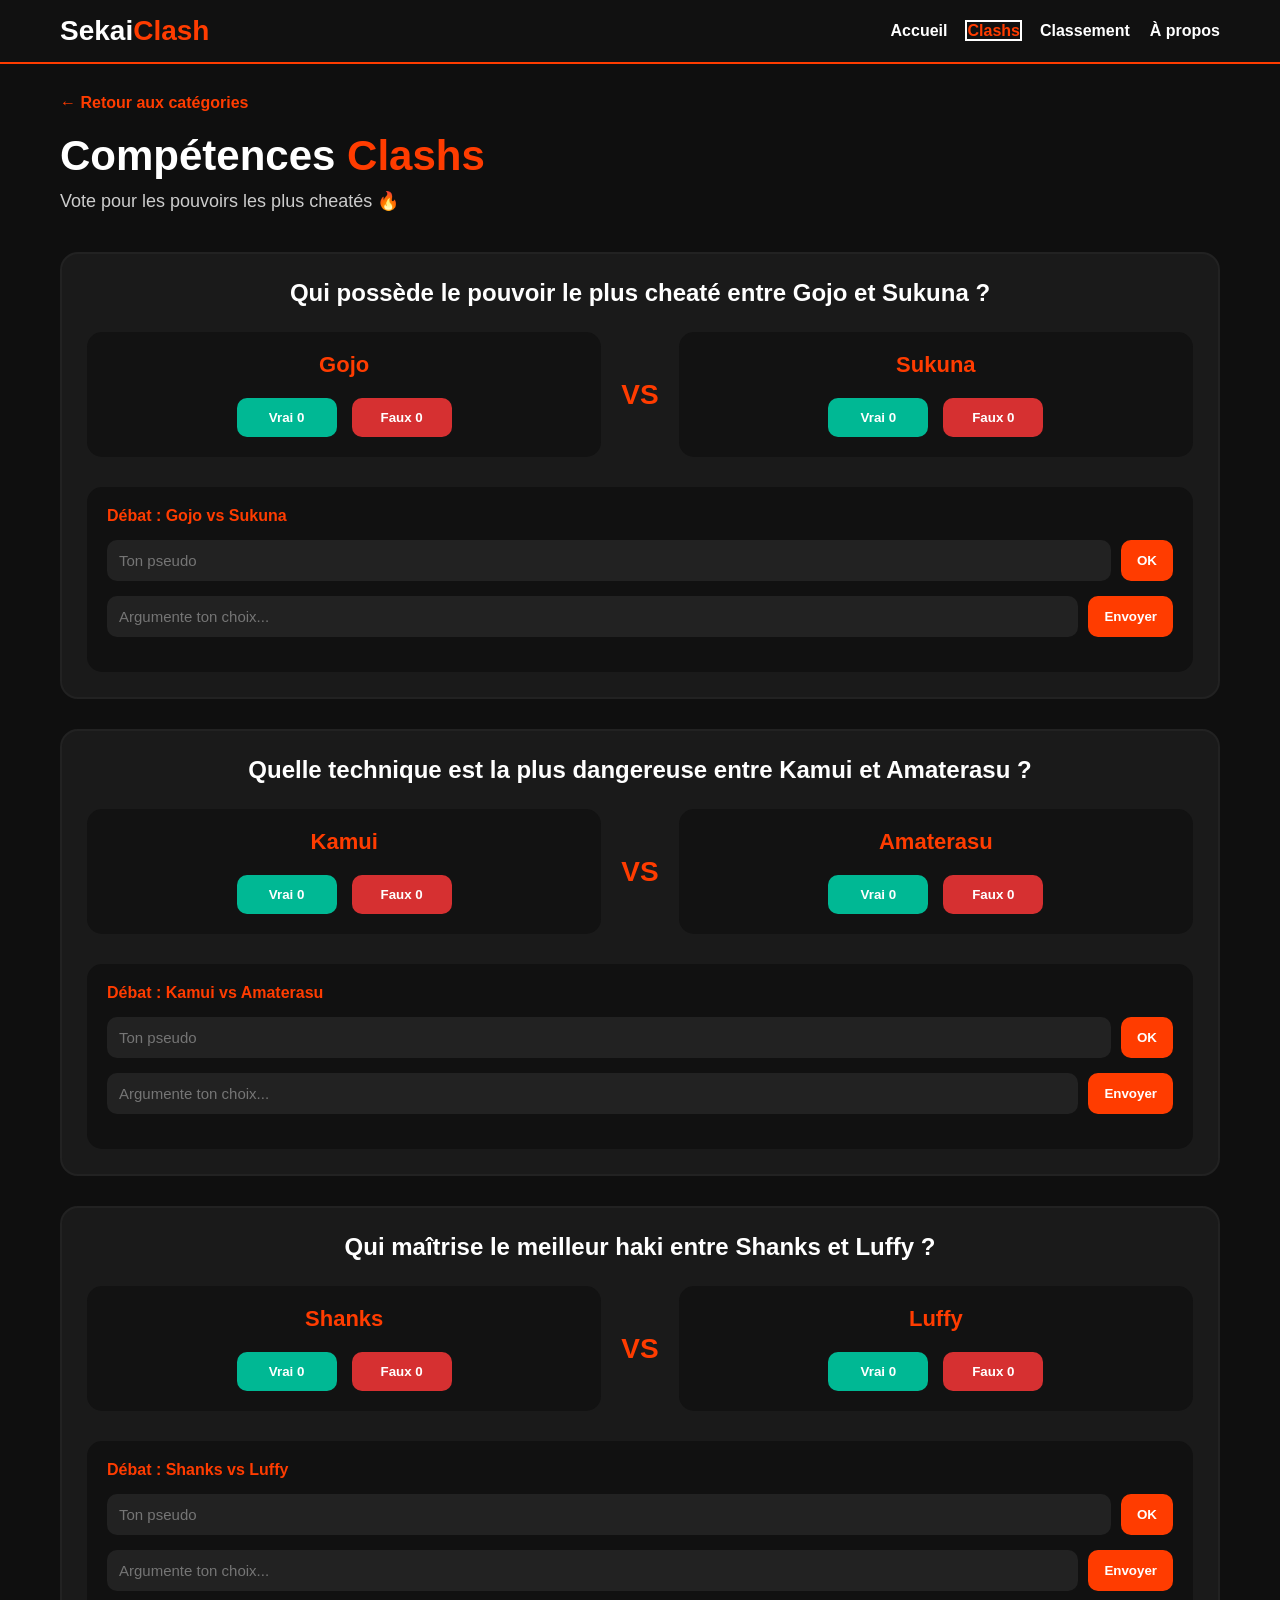
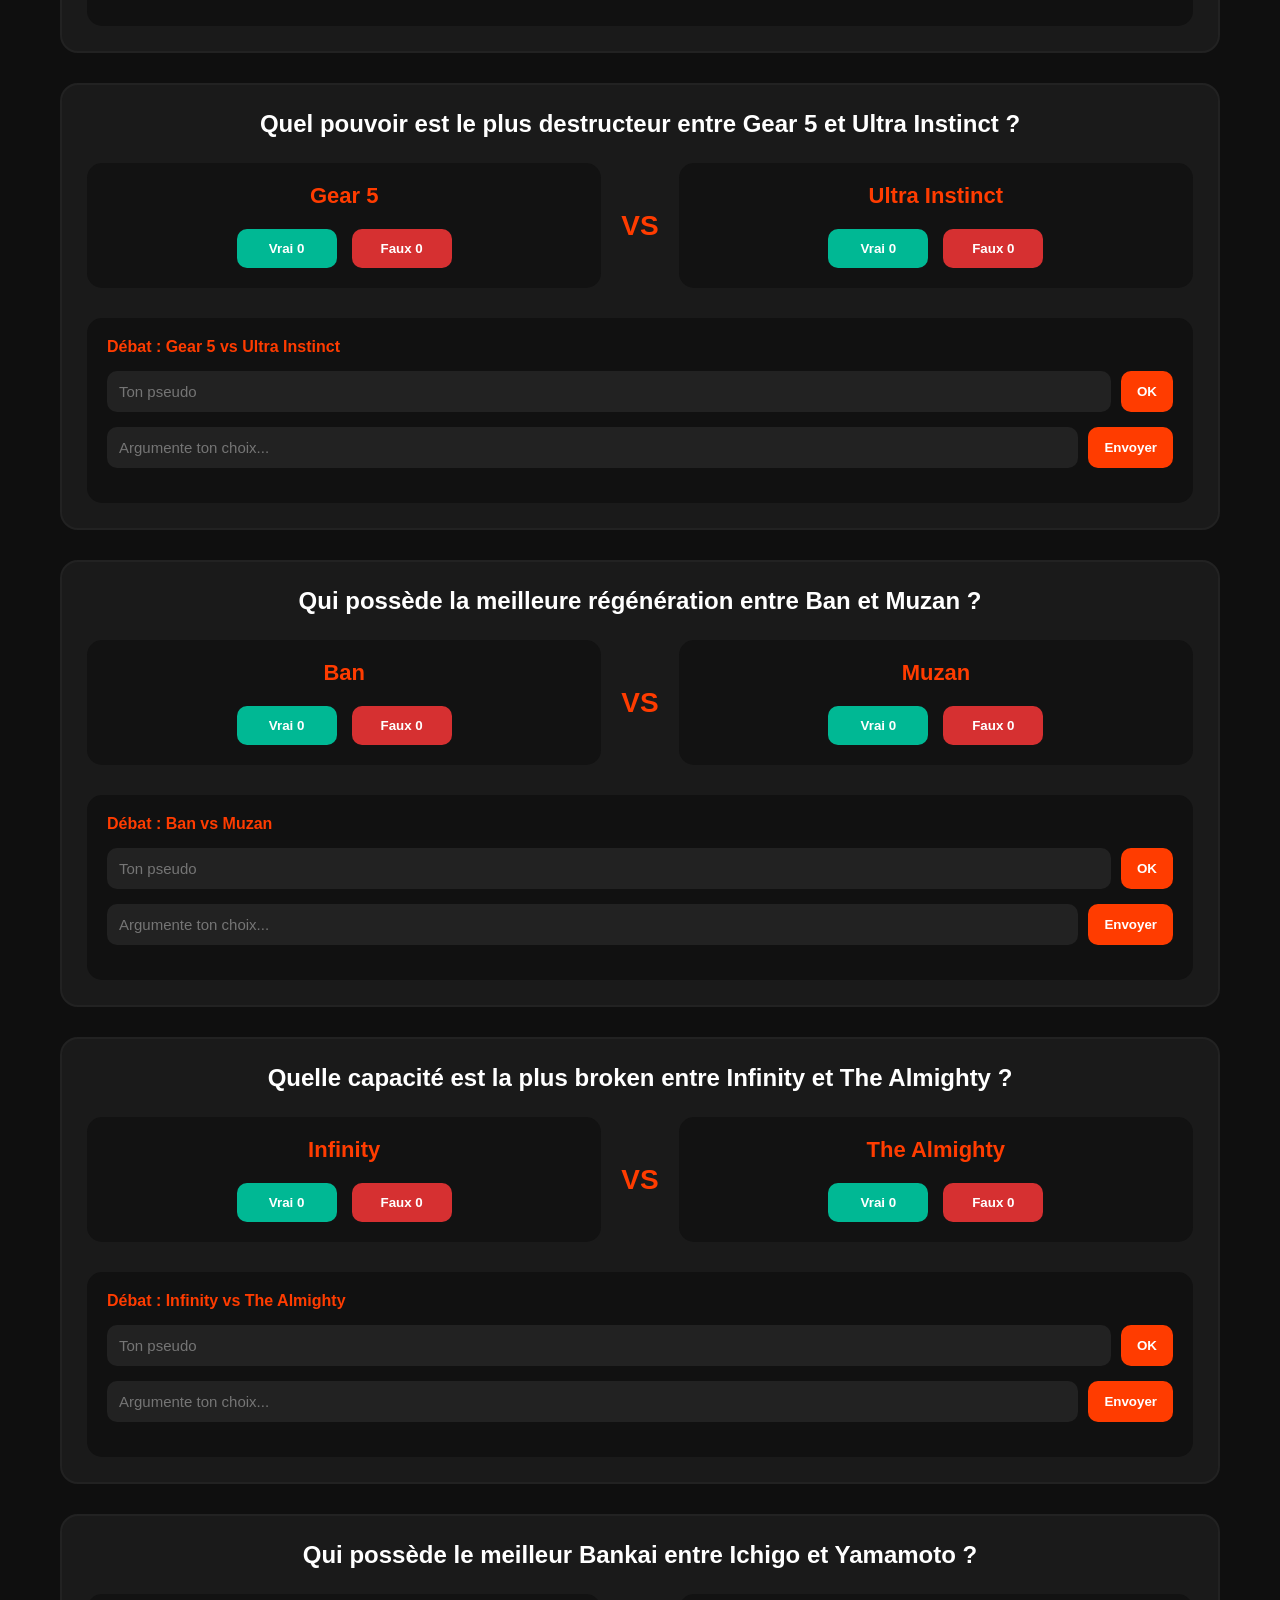
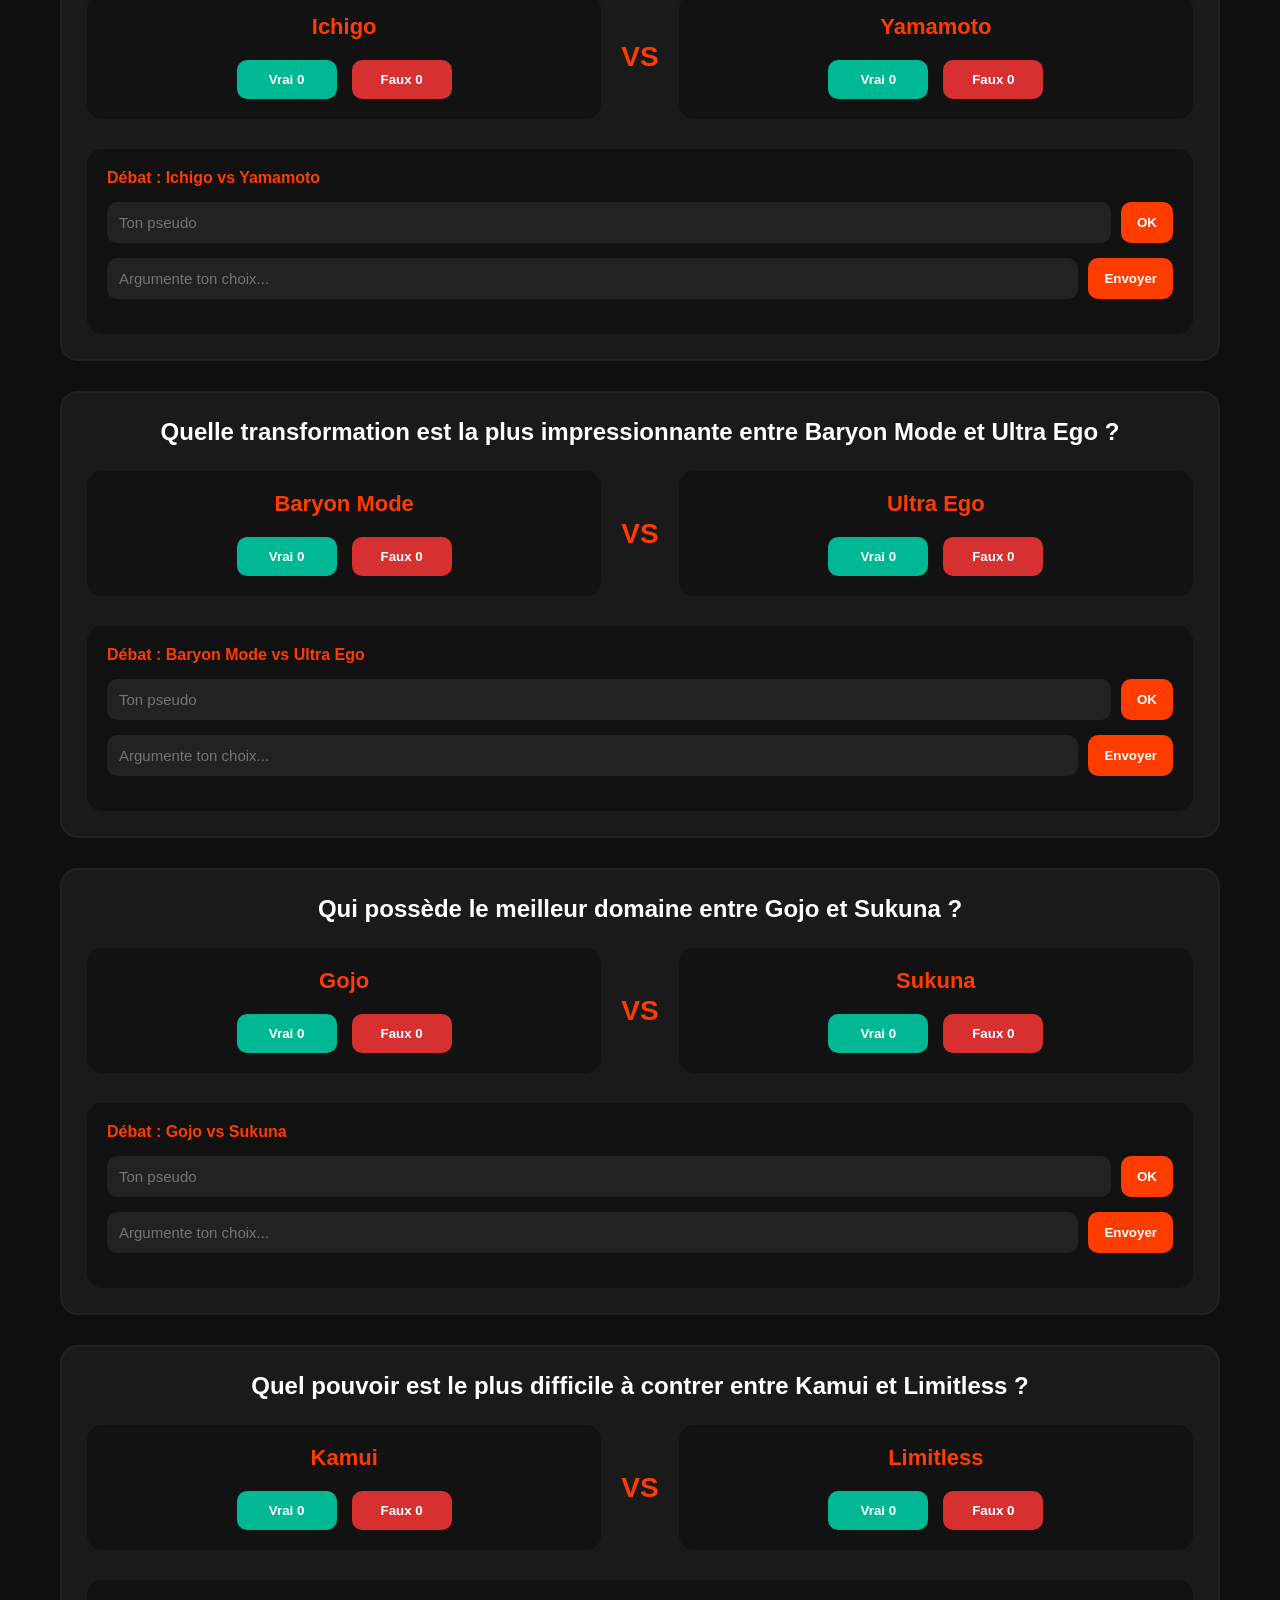
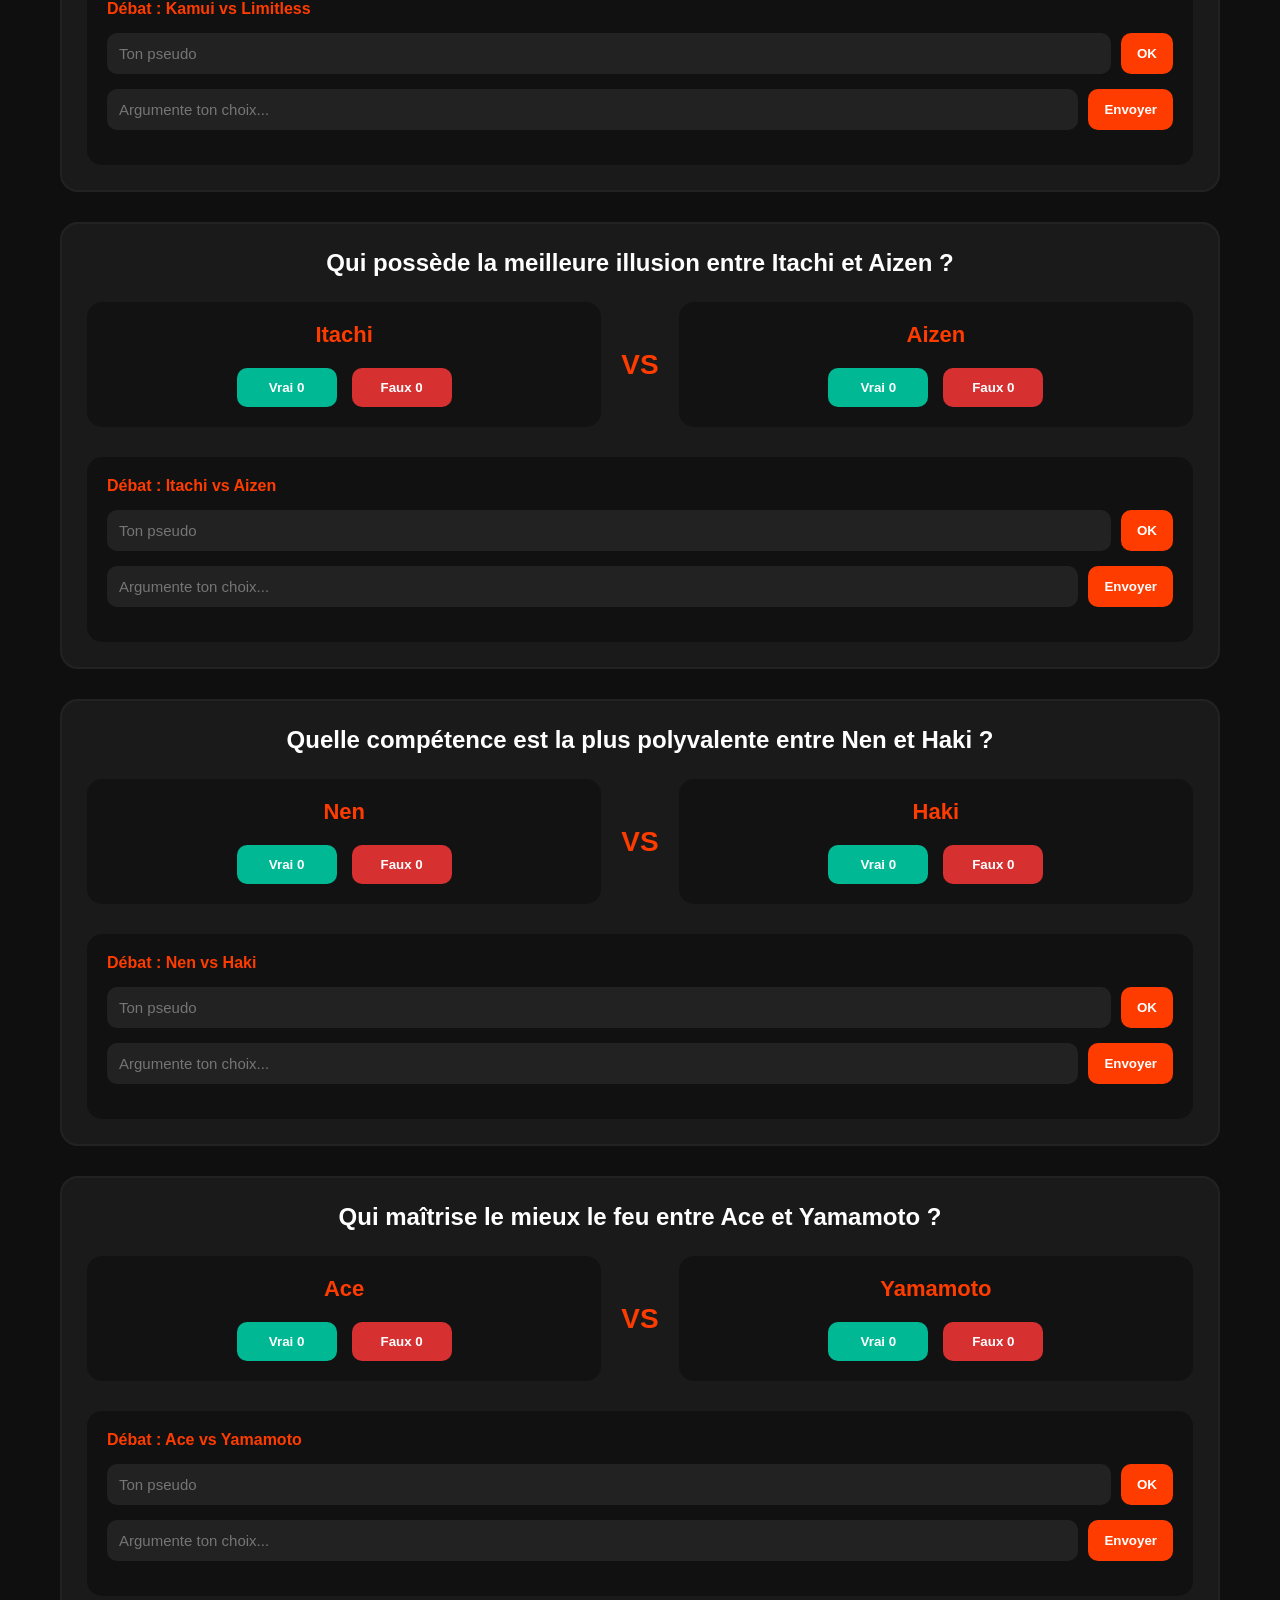
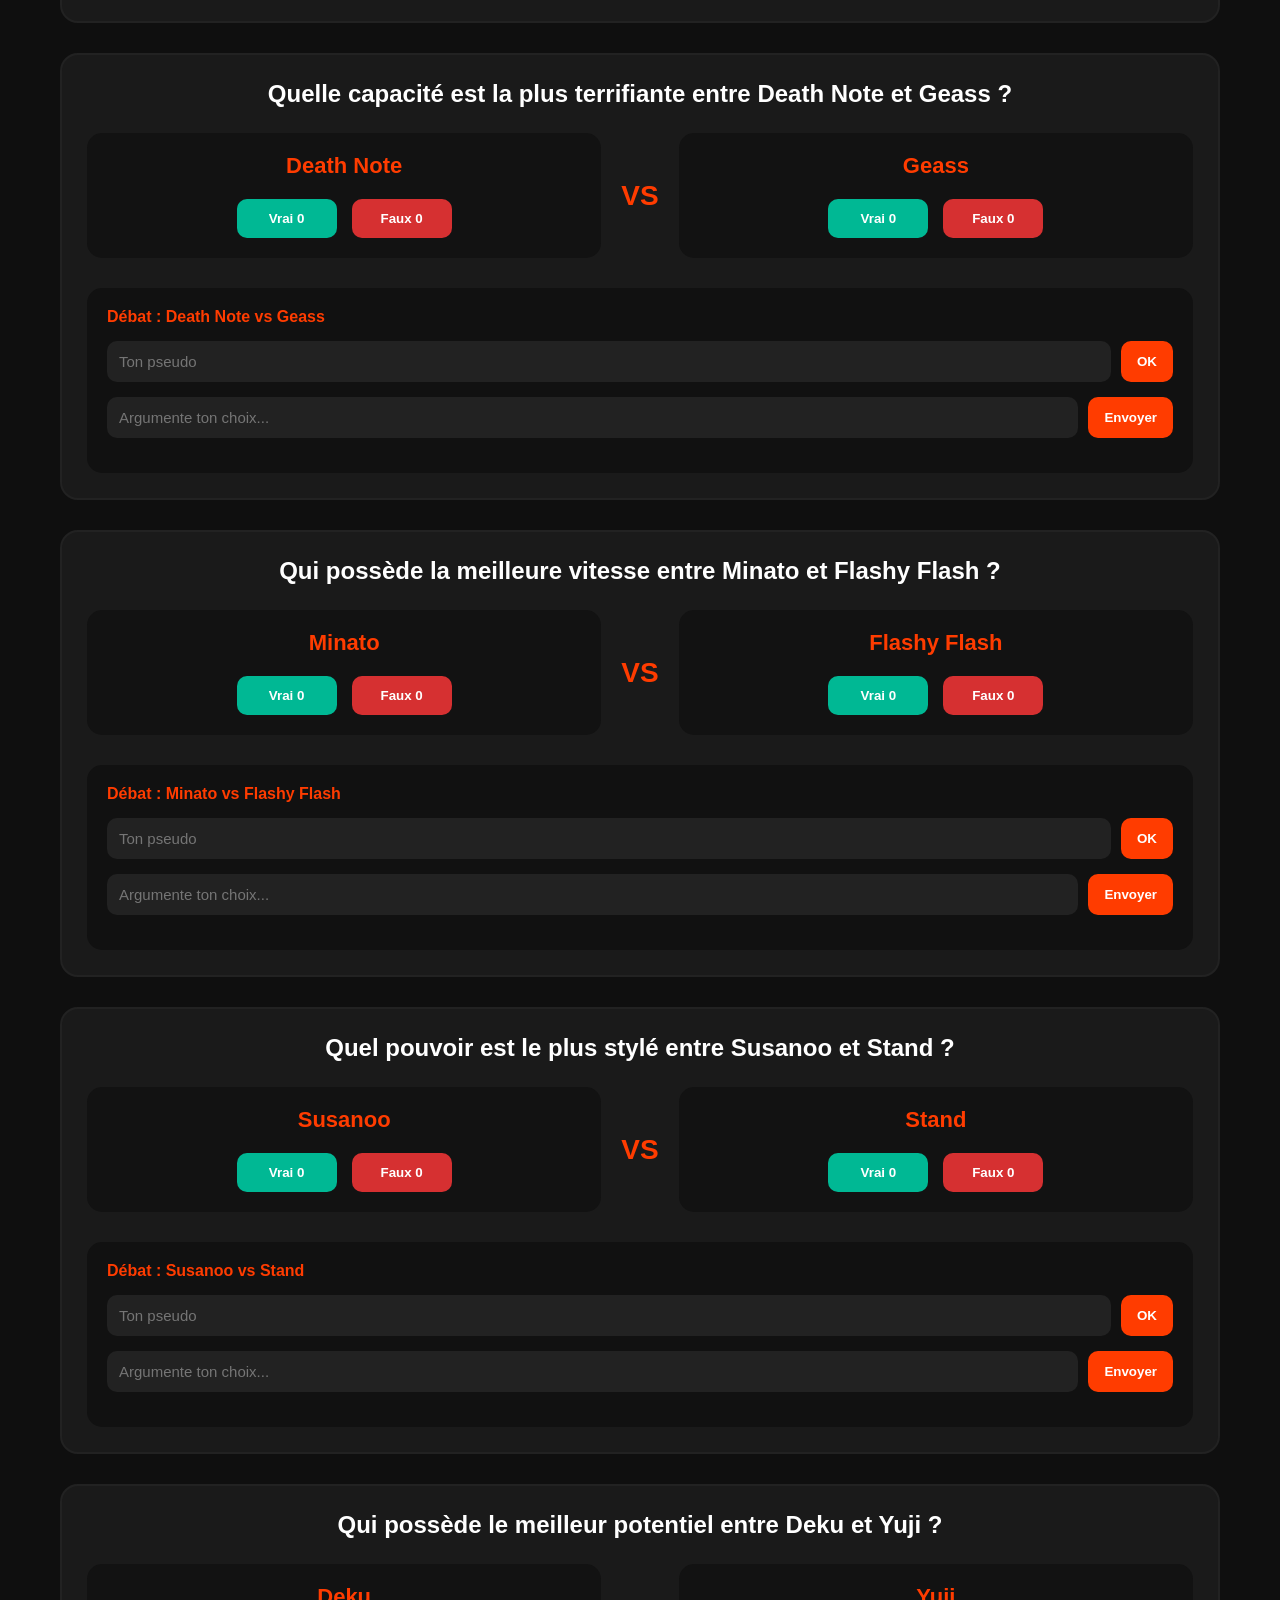
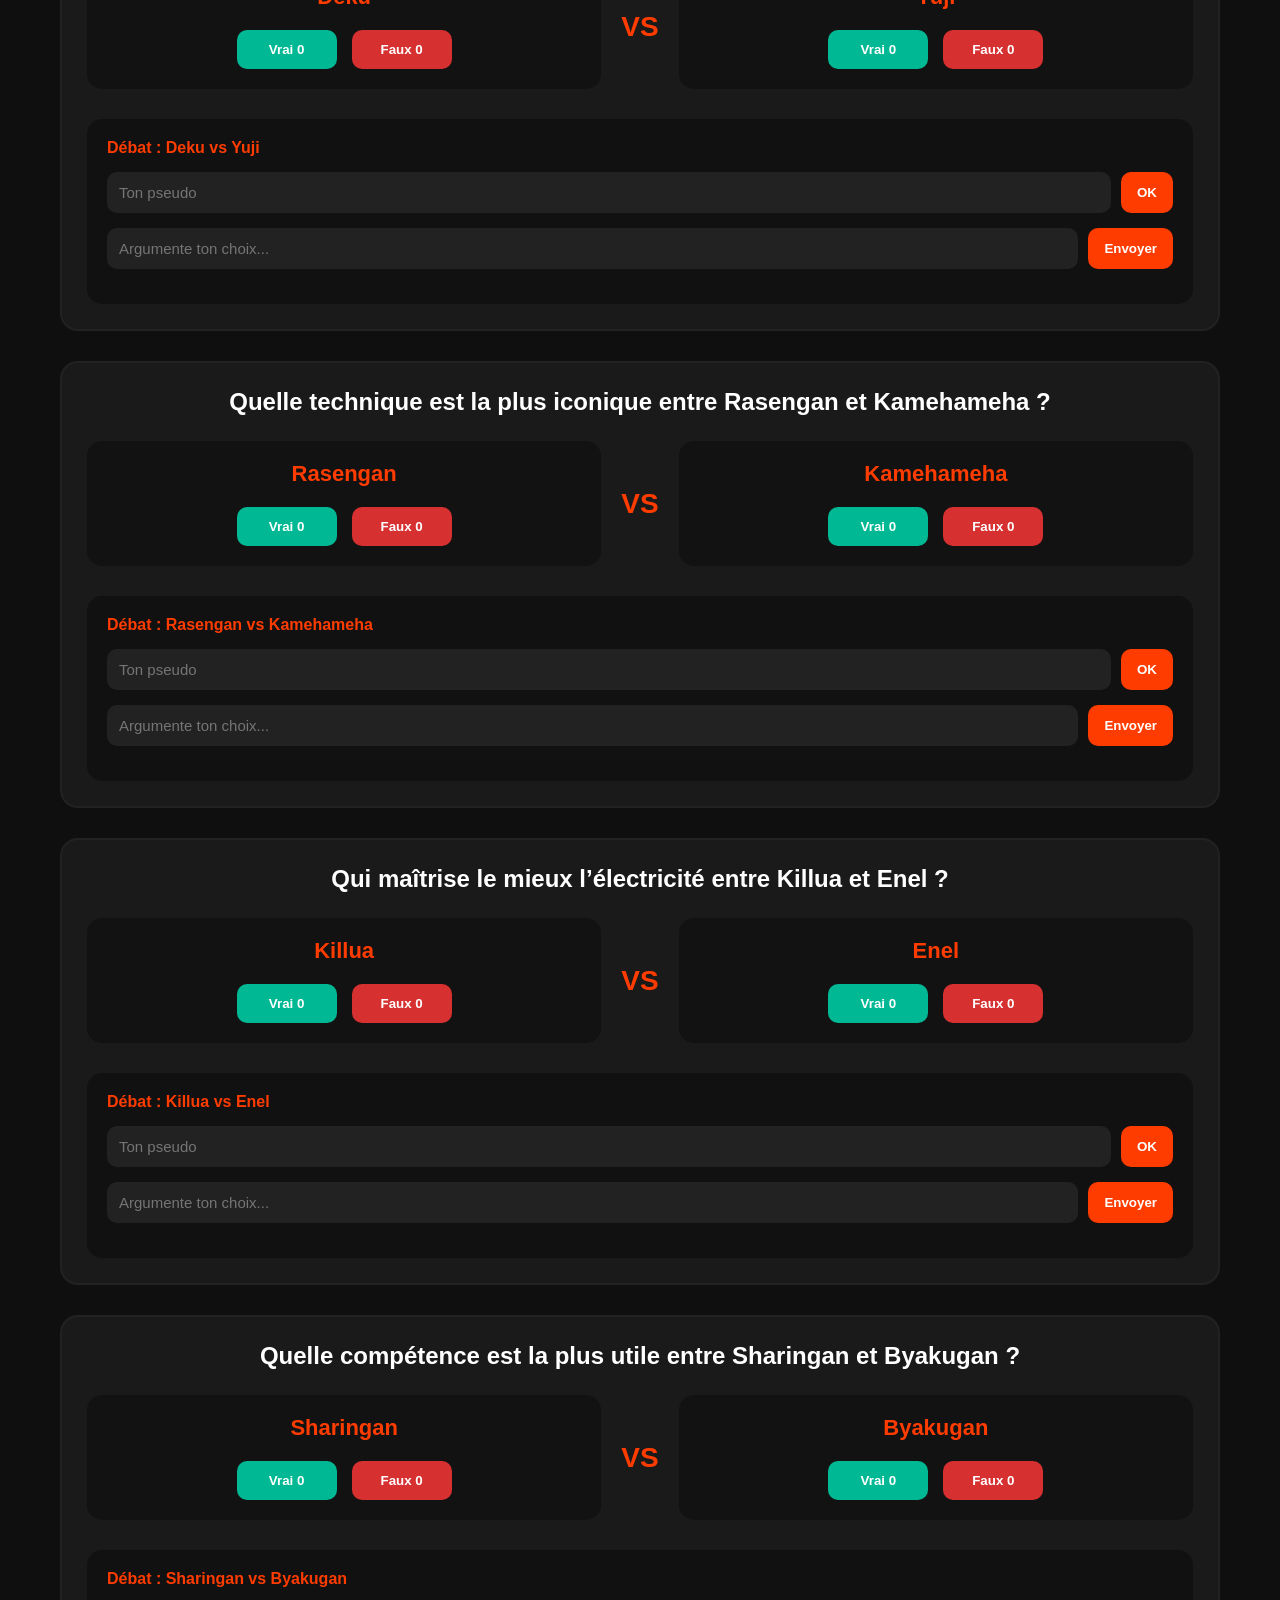
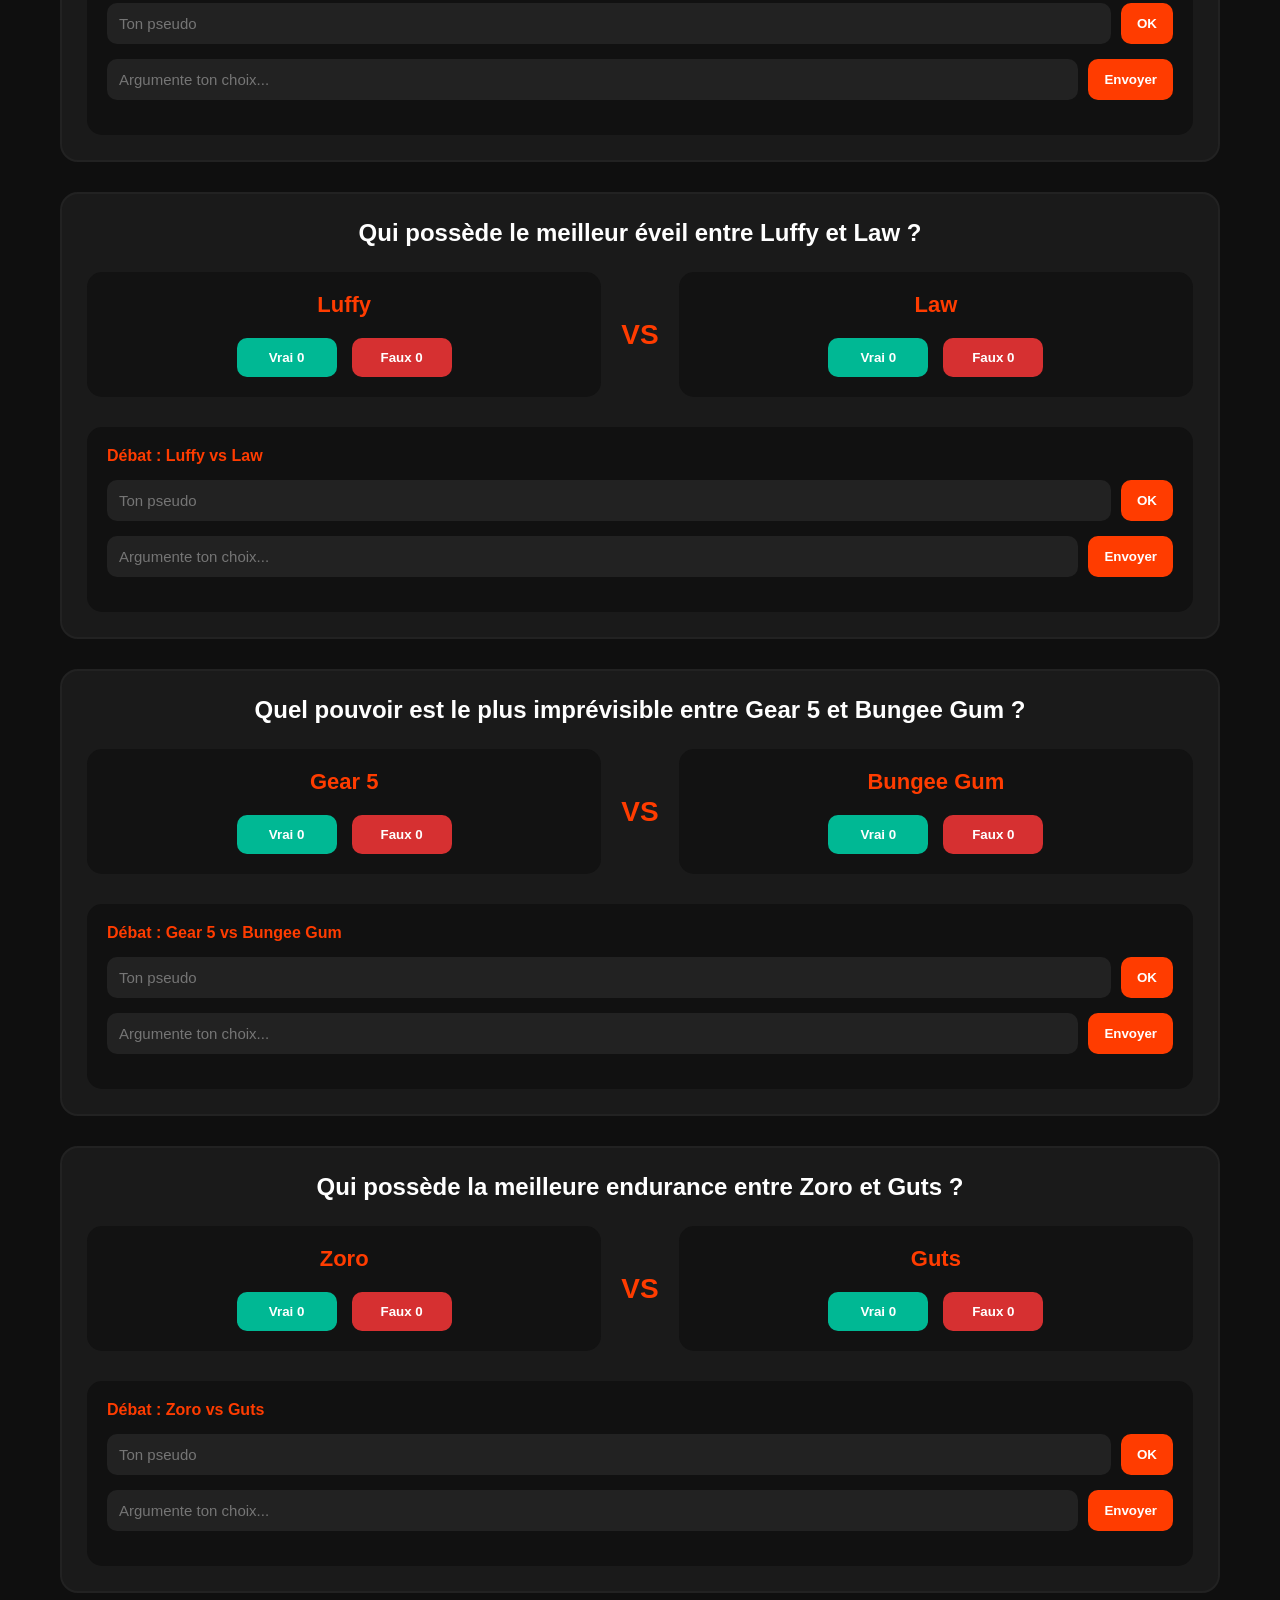
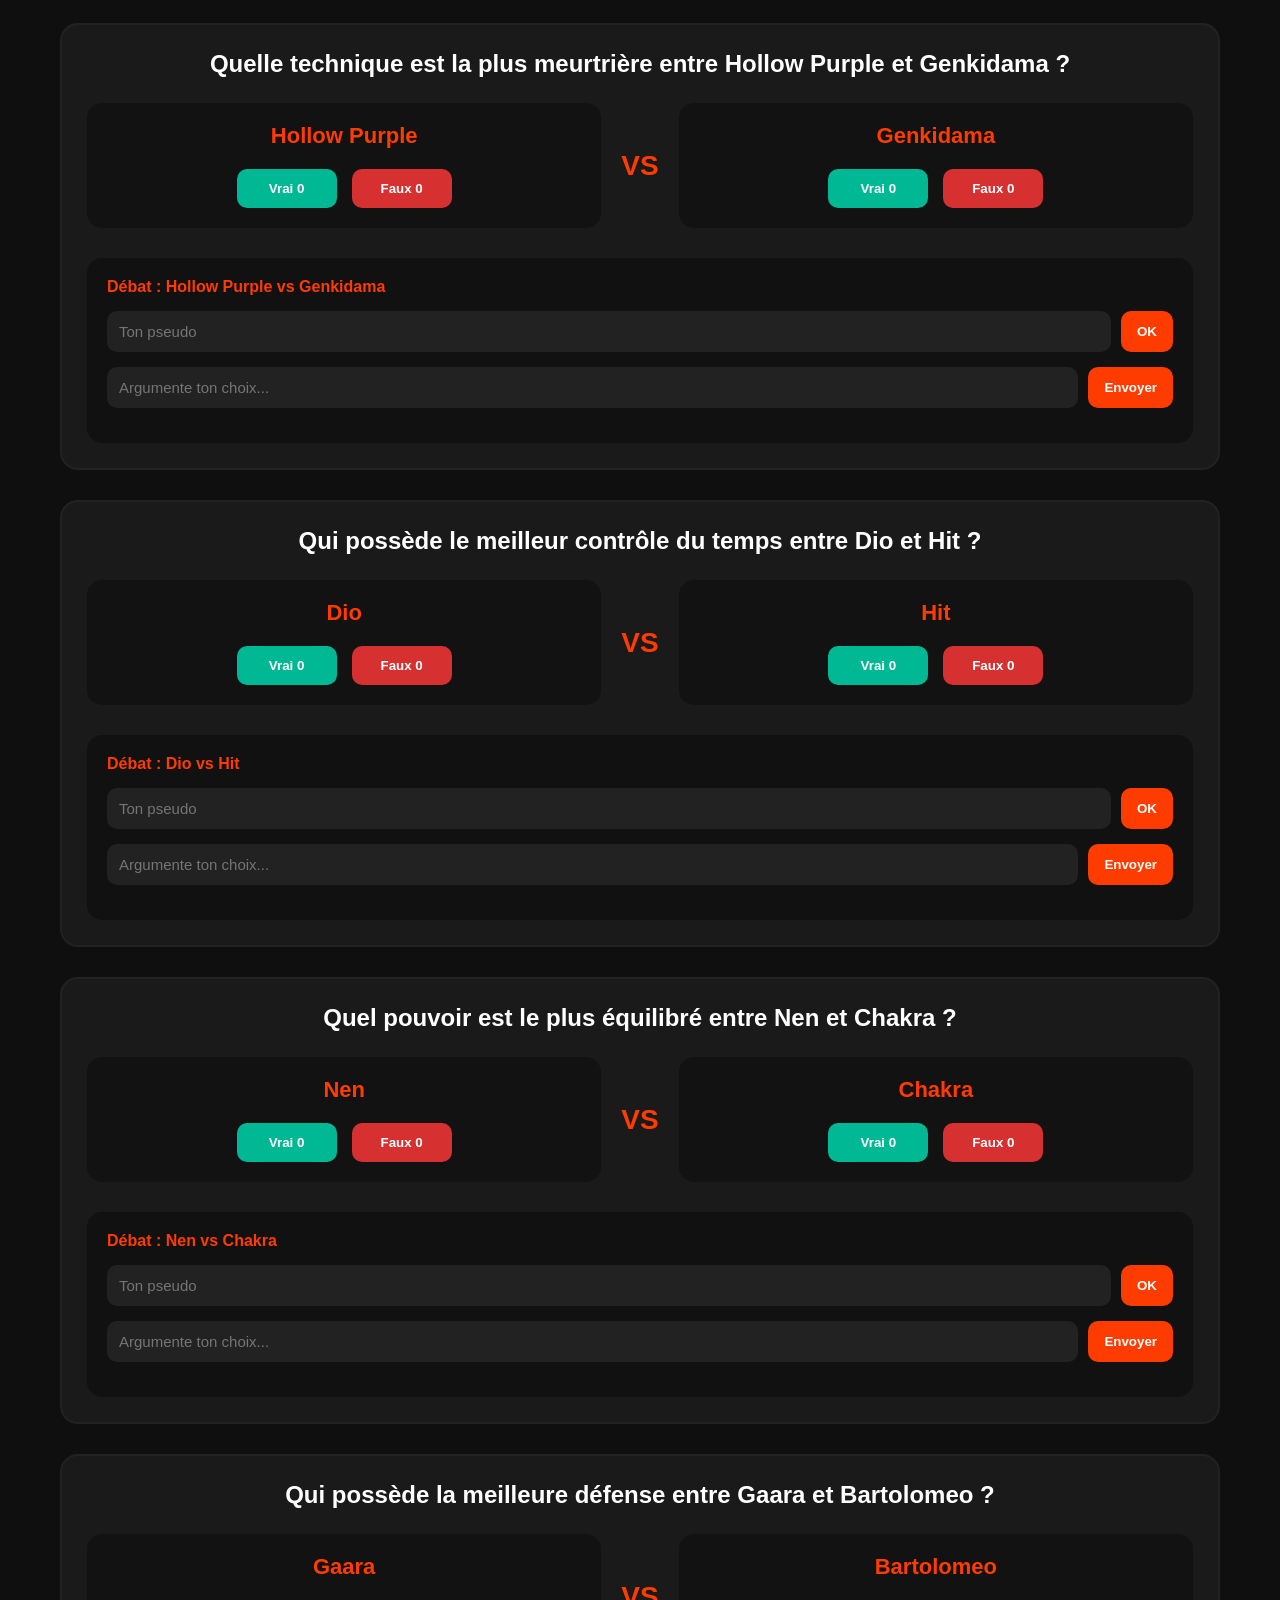
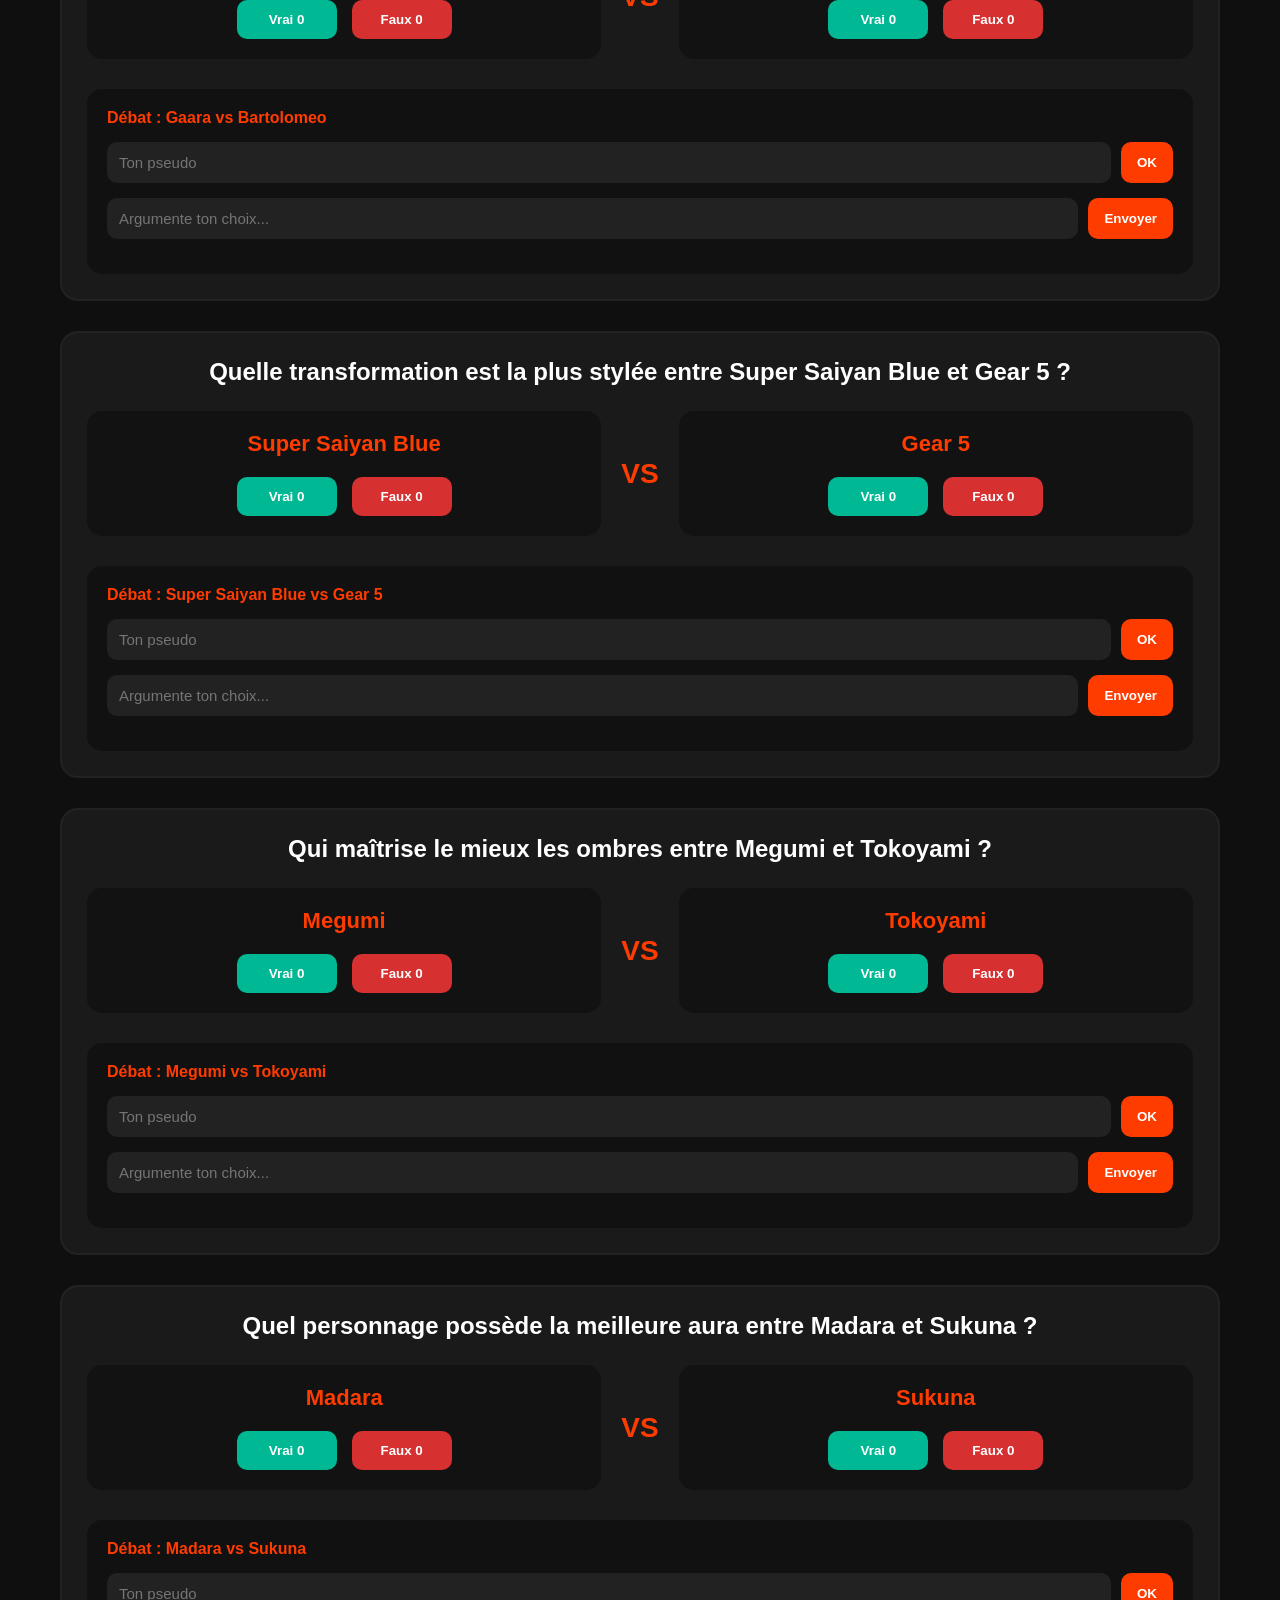
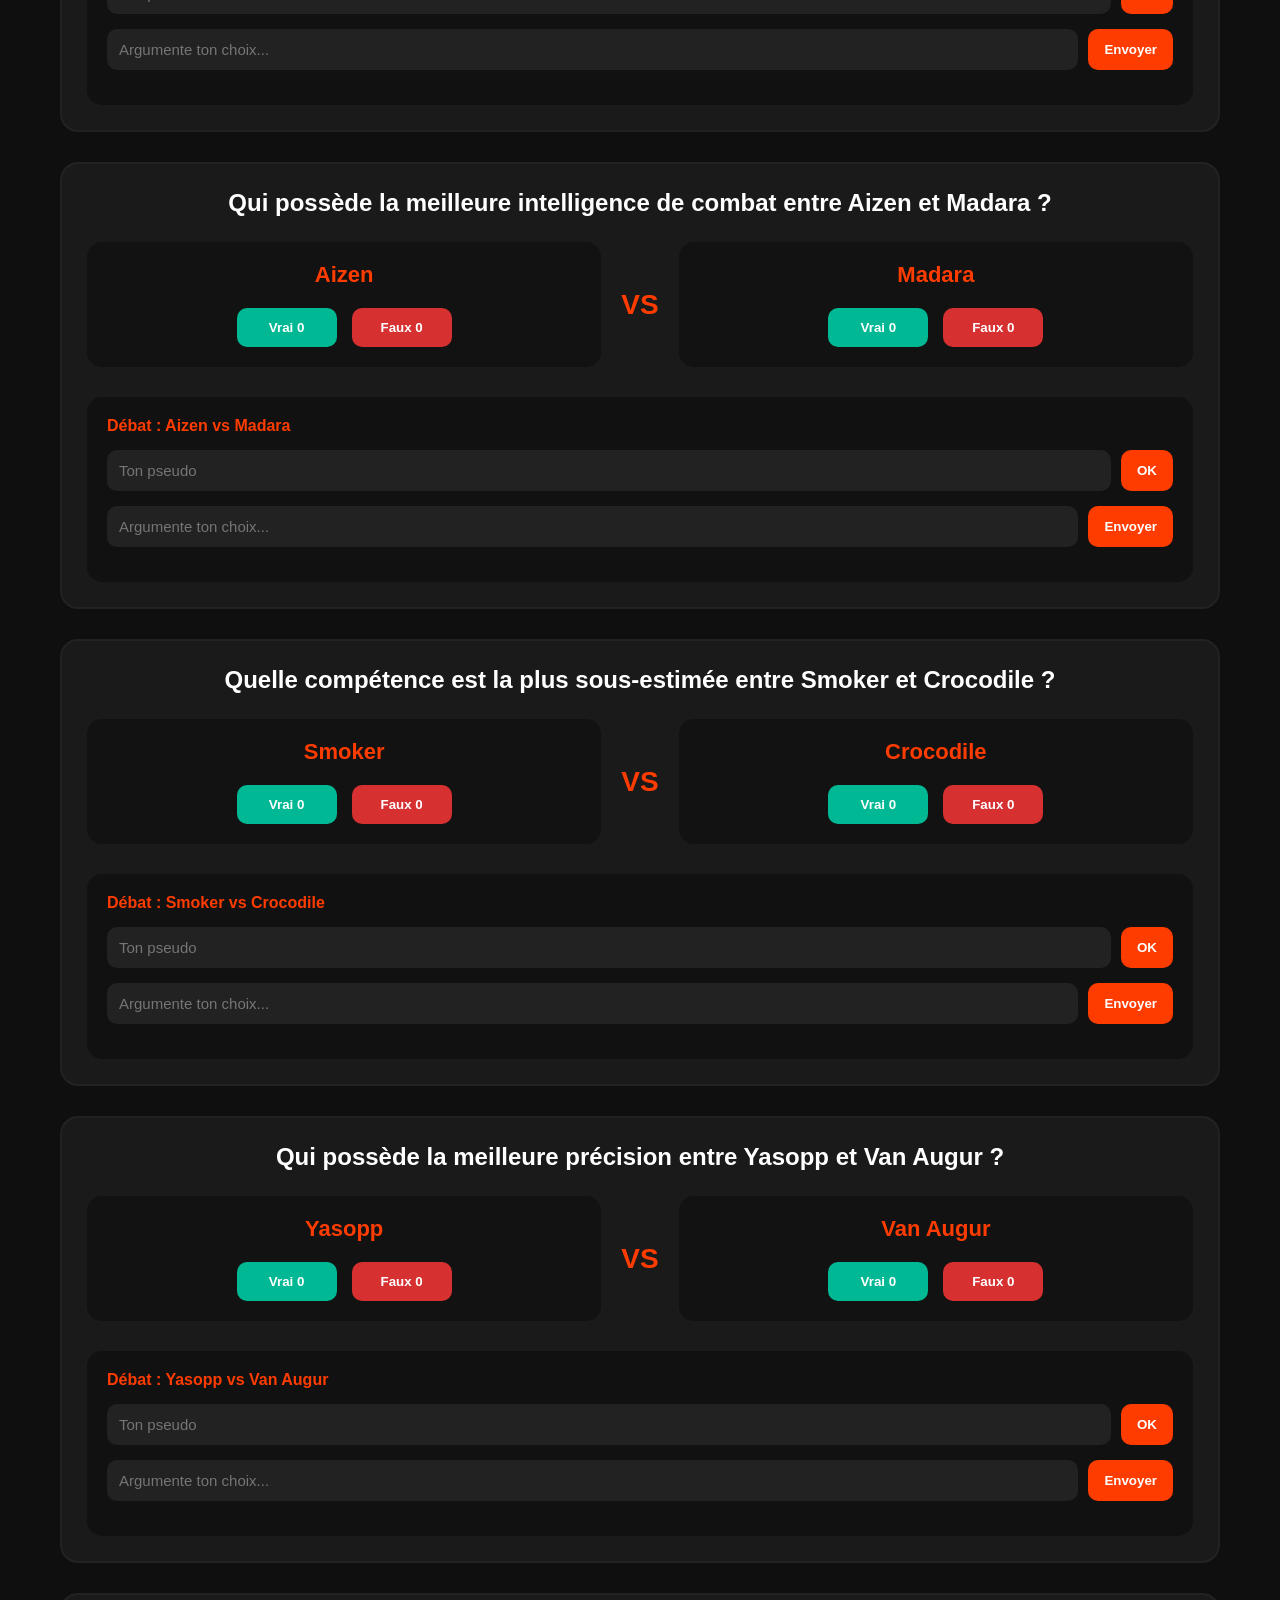
<file: competences.html>
<!DOCTYPE html>
<html lang="fr">
<head>
  <meta charset="UTF-8">
  <meta name="viewport" content="width=device-width, initial-scale=1.0">
  <title>Compétences - Sekai Anime Clash</title>
  <link rel="stylesheet" href="competences.css">
</head>

<body>

  <nav class="navbar">
    <div class="nav-container">

      <a href="accueil.html" class="nav-logo">
        Sekai<span>Clash</span>
      </a>

      <input type="checkbox" id="nav-toggle" class="nav-toggle">

      <label for="nav-toggle" class="nav-hamburger">
        ☰
      </label>

      <ul class="nav-menu">
        <li><a href="accueil.html">Accueil</a></li>
        <li><a href="page2.html" class="active">Clashs</a></li>
        <li><a href="classement.html">Classement</a></li>
        <li><a href="apropos.html">À propos</a></li>
      </ul>

    </div>
  </nav>

  <main class="container">

    <a href="page2.html" class="back-btn">
      ← Retour aux catégories
    </a>

    <h1 class="page-title">
      Compétences <span>Clashs</span>
    </h1>

    <p class="page-subtitle">
      Vote pour les pouvoirs les plus cheatés 🔥
    </p>

    <div class="clash-list" id="clash-list"></div>

  </main>

<script>

const debates = [

"Qui possède le pouvoir le plus cheaté entre Gojo et Sukuna ?",
"Quelle technique est la plus dangereuse entre Kamui et Amaterasu ?",
"Qui maîtrise le meilleur haki entre Shanks et Luffy ?",
"Quel pouvoir est le plus destructeur entre Gear 5 et Ultra Instinct ?",
"Qui possède la meilleure régénération entre Ban et Muzan ?",
"Quelle capacité est la plus broken entre Infinity et The Almighty ?",
"Qui possède le meilleur Bankai entre Ichigo et Yamamoto ?",
"Quelle transformation est la plus impressionnante entre Baryon Mode et Ultra Ego ?",
"Qui possède le meilleur domaine entre Gojo et Sukuna ?",
"Quel pouvoir est le plus difficile à contrer entre Kamui et Limitless ?",
"Qui possède la meilleure illusion entre Itachi et Aizen ?",
"Quelle compétence est la plus polyvalente entre Nen et Haki ?",
"Qui maîtrise le mieux le feu entre Ace et Yamamoto ?",
"Quelle capacité est la plus terrifiante entre Death Note et Geass ?",
"Qui possède la meilleure vitesse entre Minato et Flashy Flash ?",
"Quel pouvoir est le plus stylé entre Susanoo et Stand ?",
"Qui possède le meilleur potentiel entre Deku et Yuji ?",
"Quelle technique est la plus iconique entre Rasengan et Kamehameha ?",
"Qui maîtrise le mieux l’électricité entre Killua et Enel ?",
"Quelle compétence est la plus utile entre Sharingan et Byakugan ?",
"Qui possède le meilleur éveil entre Luffy et Law ?",
"Quel pouvoir est le plus imprévisible entre Gear 5 et Bungee Gum ?",
"Qui possède la meilleure endurance entre Zoro et Guts ?",
"Quelle technique est la plus meurtrière entre Hollow Purple et Genkidama ?",
"Qui possède le meilleur contrôle du temps entre Dio et Hit ?",
"Quel pouvoir est le plus équilibré entre Nen et Chakra ?",
"Qui possède la meilleure défense entre Gaara et Bartolomeo ?",
"Quelle transformation est la plus stylée entre Super Saiyan Blue et Gear 5 ?",
"Qui maîtrise le mieux les ombres entre Megumi et Tokoyami ?",
"Quel personnage possède la meilleure aura entre Madara et Sukuna ?",
"Qui possède la meilleure intelligence de combat entre Aizen et Madara ?",
"Quelle compétence est la plus sous-estimée entre Smoker et Crocodile ?",
"Qui possède la meilleure précision entre Yasopp et Van Augur ?",
"Quel pouvoir est le plus effrayant entre Idle Transfiguration et Decay ?",
"Qui maîtrise le mieux les ténèbres entre Yami et Blackbeard ?",
"Quelle technique est la plus rapide entre Flying Raijin et Sonido ?",
"Qui possède la meilleure fusion entre Gogeta et Vegito ?",
"Quel personnage possède le meilleur contrôle mental entre Makima et Aizen ?",
"Qui possède la meilleure force brute entre Escanor et Whitebeard ?",
"Quelle compétence est la plus rare entre Conqueror Haki et Rinnegan ?",
"Qui possède le meilleur pouvoir démoniaque entre Asta et Meliodas ?",
"Quelle capacité est la plus impressionnante entre Domain Expansion et Bankai ?",
"Qui maîtrise le mieux les armes entre Erza et Gilgamesh ?",
"Quel pouvoir est le plus injuste entre Saitama et Anos ?",
"Qui possède le meilleur pouvoir divin entre Beerus et Zeno ?",
"Quelle compétence est la plus dangereuse entre Tsukuyomi et Kyoka Suigetsu ?",
"Qui possède le meilleur pouvoir de destruction entre Broly et Kaido ?",
"Quel personnage possède la meilleure maîtrise magique entre Julius et Merlin ?",
"Qui possède le meilleur potentiel d’évolution entre Naruto et Luffy ?",
"Quelle capacité est la plus impressionnante entre Susanoo et Perfect Cell ?"

];

const list = document.getElementById("clash-list");

let votes = {};
let comments = {};
let userReactions = {};
let username = sessionStorage.getItem("username") || "";
let commentIdCounter = 0;

debates.forEach((debate, index) => {

  const parts = debate.match(/entre\s+(.+?)\s+et\s+(.+?)\?/);

  const fighter1 = parts ? parts[1].trim() : "Perso 1";
  const fighter2 = parts ? parts[2].trim() : "Perso 2";

  votes[index] = {
    f1True: 0,
    f1False: 0,
    f2True: 0,
    f2False: 0,
    hasVoted: {}
  };

  comments[index] = [];
  userReactions[index] = {};

  list.innerHTML += `

  <div class="clash-card">

    <div class="clash-question">
      <h3>${debate}</h3>
    </div>

    <div class="clash-versus">

      <div class="fighter">

        <h4>${fighter1}</h4>

        <div class="vote-buttons">

          <button class="vote-btn true-btn"
          onclick="voteFighter(${index},1,'true')">

          Vrai
          <span id="f1t-${index}">0</span>

          </button>

          <button class="vote-btn false-btn"
          onclick="voteFighter(${index},1,'false')">

          Faux
          <span id="f1f-${index}">0</span>

          </button>

        </div>

      </div>

      <div class="vs">VS</div>

      <div class="fighter">

        <h4>${fighter2}</h4>

        <div class="vote-buttons">

          <button class="vote-btn true-btn"
          onclick="voteFighter(${index},2,'true')">

          Vrai
          <span id="f2t-${index}">0</span>

          </button>

          <button class="vote-btn false-btn"
          onclick="voteFighter(${index},2,'false')">

          Faux
          <span id="f2f-${index}">0</span>

          </button>

        </div>

      </div>

    </div>

    <div class="comment-section">

      <div class="comment-header-title">
        Débat : ${fighter1} vs ${fighter2}
      </div>

      <div class="username-input">

        <input type="text"
        id="username-${index}"
        placeholder="Ton pseudo"
        maxlength="20"
        value="${username}">

        <button class="save-name-btn"
        onclick="saveUsername(${index})">

        OK

        </button>

      </div>

      <div class="comment-input">

        <input type="text"
        id="comment-${index}"
        placeholder="Argumente ton choix..."
        maxlength="200">

        <button class="comment-btn"
        onclick="postComment(${index})">

        Envoyer

        </button>

      </div>

      <div class="comments"
      id="comments-${index}"></div>

    </div>

  </div>

  `;

});

function saveUsername(debateId){

  const input =
  document.getElementById(`username-${debateId}`);

  username = input.value.trim();

  if(username){

    sessionStorage.setItem("username", username);

    input.disabled = true;

    document.querySelector(
      `#username-${debateId} + button`
    ).textContent = "✓";
  }
}

function voteFighter(debateId, fighter, type){

  const key =
  `f${fighter}${type.charAt(0).toUpperCase() + type.slice(1)}`;

  if(!votes[debateId].hasVoted){
    votes[debateId].hasVoted = {};
  }

  if(votes[debateId].hasVoted[fighter] === type){

    votes[debateId][key]--;

    delete votes[debateId].hasVoted[fighter];

  }else{

    if(votes[debateId].hasVoted[fighter]){

      const oldType =
      votes[debateId].hasVoted[fighter];

      const oldKey =
      `f${fighter}${oldType.charAt(0).toUpperCase() + oldType.slice(1)}`;

      votes[debateId][oldKey]--;
    }

    votes[debateId][key]++;

    votes[debateId].hasVoted[fighter] = type;
  }

  document.getElementById(`f1t-${debateId}`).textContent =
  votes[debateId].f1True;

  document.getElementById(`f1f-${debateId}`).textContent =
  votes[debateId].f1False;

  document.getElementById(`f2t-${debateId}`).textContent =
  votes[debateId].f2True;

  document.getElementById(`f2f-${debateId}`).textContent =
  votes[debateId].f2False;
}

function postComment(debateId){

  const input =
  document.getElementById(`comment-${debateId}`);

  const text = input.value.trim();

  const name =
  username ||
  document.getElementById(`username-${debateId}`).value.trim() ||
  "Anonyme";

  if(!username){

    username = name;

    sessionStorage.setItem("username", username);
  }

  if(text === "") return;

  const commentId = commentIdCounter++;

  comments[debateId].push({
    id: commentId,
    text: text,
    user: name,
    likes: 0,
    dislikes: 0
  });

  renderComments(debateId);

  input.value = "";
}

function renderComments(debateId){

  const commentsDiv =
  document.getElementById(`comments-${debateId}`);

  commentsDiv.innerHTML = "";

  comments[debateId].forEach(comment => {

    const userReact =
    userReactions[debateId]?.[comment.id];

    commentsDiv.innerHTML += `

    <div class="comment">

      <div class="comment-header">

        <span class="comment-user">
          ${comment.user}
        </span>

      </div>

      <p>${comment.text}</p>

      <div class="comment-actions">

        <button class="like-btn
        ${userReact === 'like' ? 'active' : ''}"

        onclick="reactComment(${debateId},
        ${comment.id},
        'like')">

        👍
        <span>
          ${comment.likes}
        </span>

        </button>

        <button class="dislike-btn
        ${userReact === 'dislike' ? 'active' : ''}"

        onclick="reactComment(${debateId},
        ${comment.id},
        'dislike')">

        👎
        <span>
          ${comment.dislikes}
        </span>

        </button>

      </div>

    </div>

    `;
  });
}

function reactComment(debateId, commentId, type){

  const comment =
  comments[debateId].find(c => c.id === commentId);

  if(!comment) return;

  if(!userReactions[debateId]){
    userReactions[debateId] = {};
  }

  const currentReact =
  userReactions[debateId][commentId];

  if(currentReact === type){

    if(type === "like"){
      comment.likes--;
    }else{
      comment.dislikes--;
    }

    delete userReactions[debateId][commentId];

  }else{

    if(currentReact === "like"){
      comment.likes--;
    }

    if(currentReact === "dislike"){
      comment.dislikes--;
    }

    if(type === "like"){
      comment.likes++;
    }else{
      comment.dislikes++;
    }

    userReactions[debateId][commentId] = type;
  }

  renderComments(debateId);
}

</script>

</body>
</html>
</file>
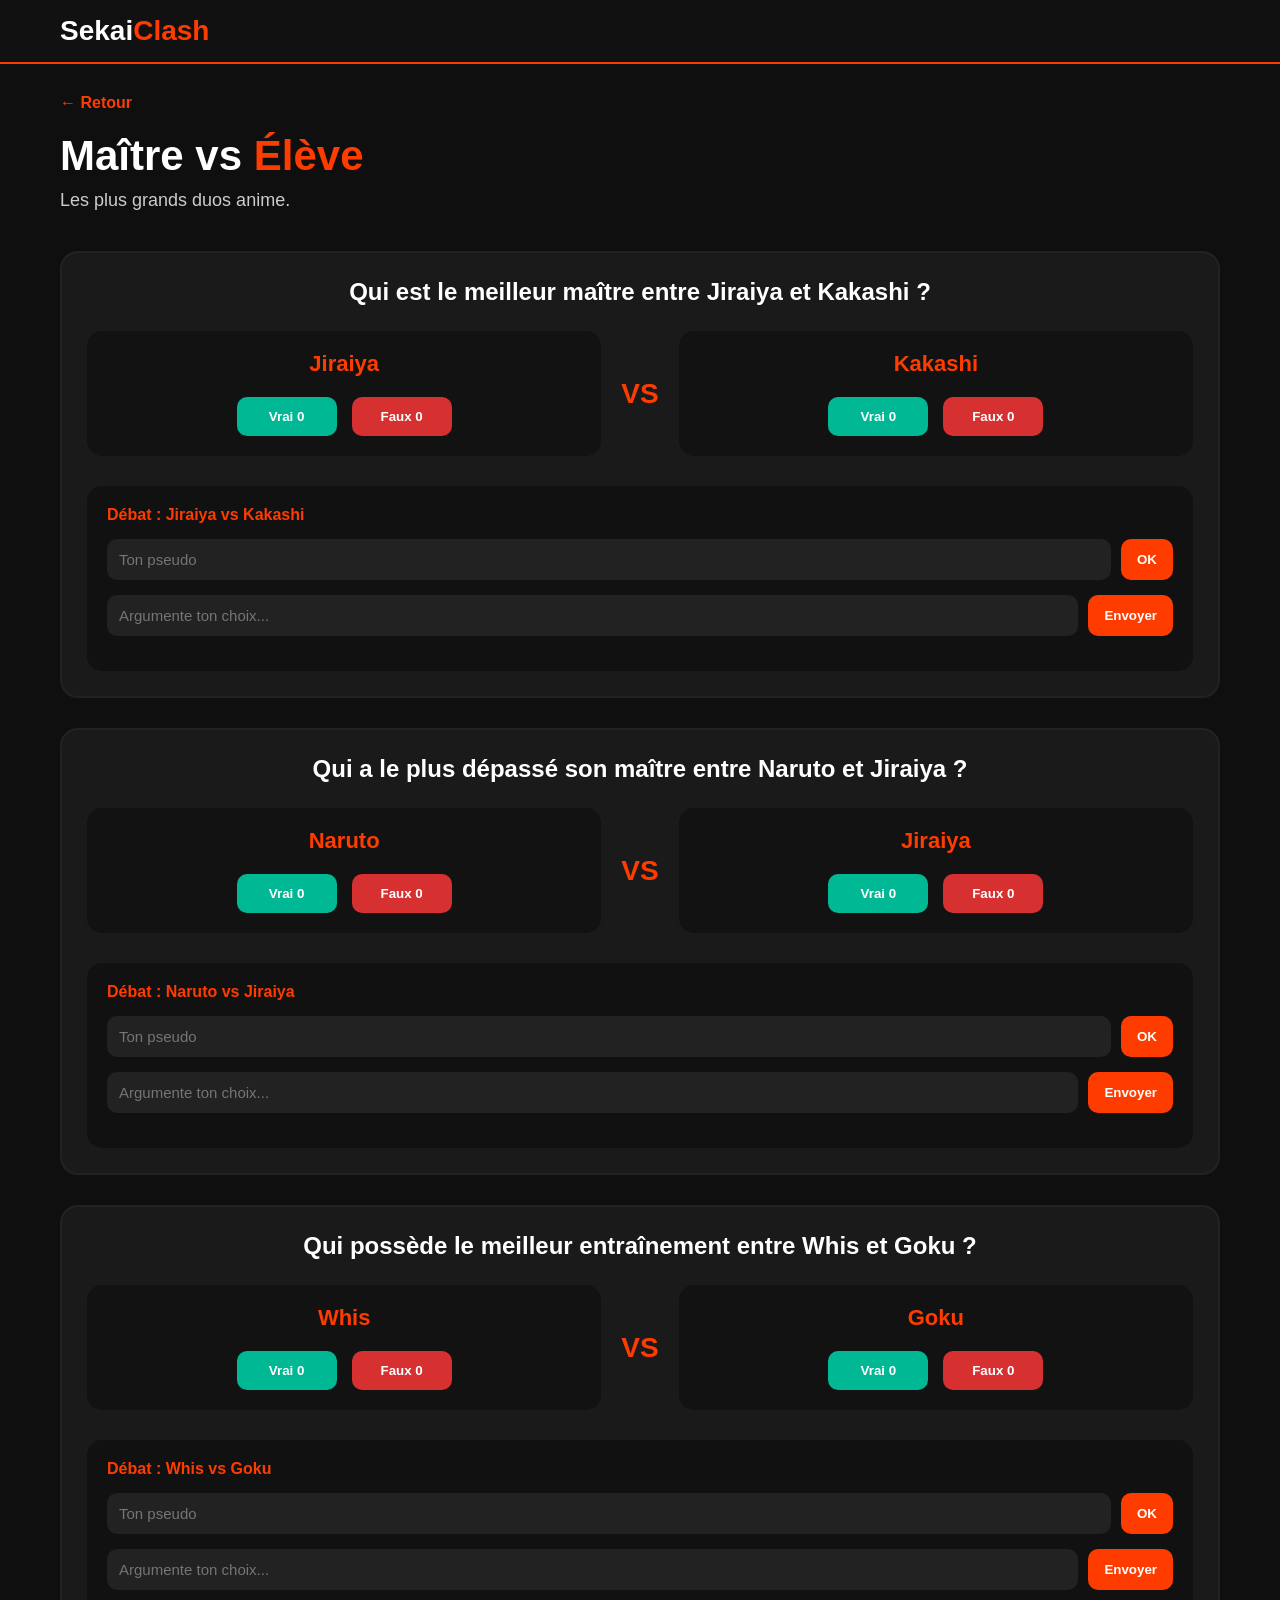
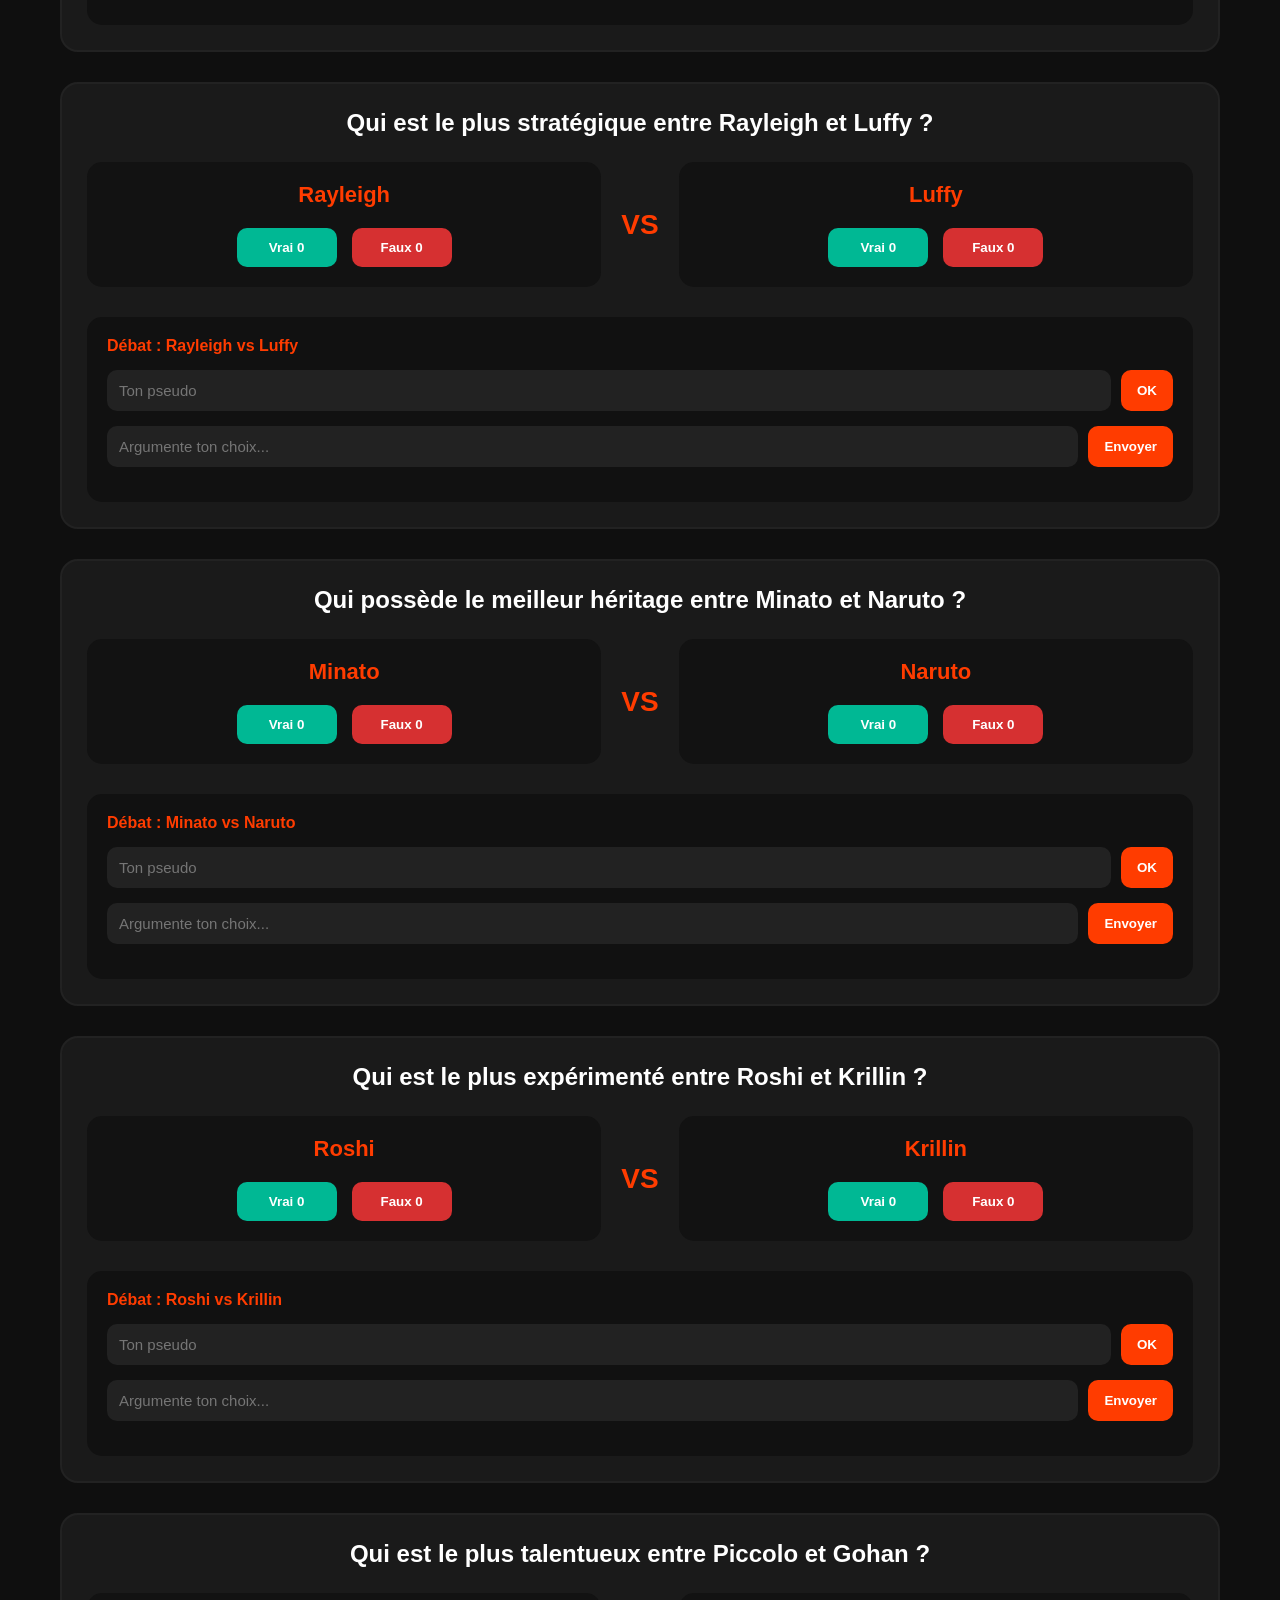
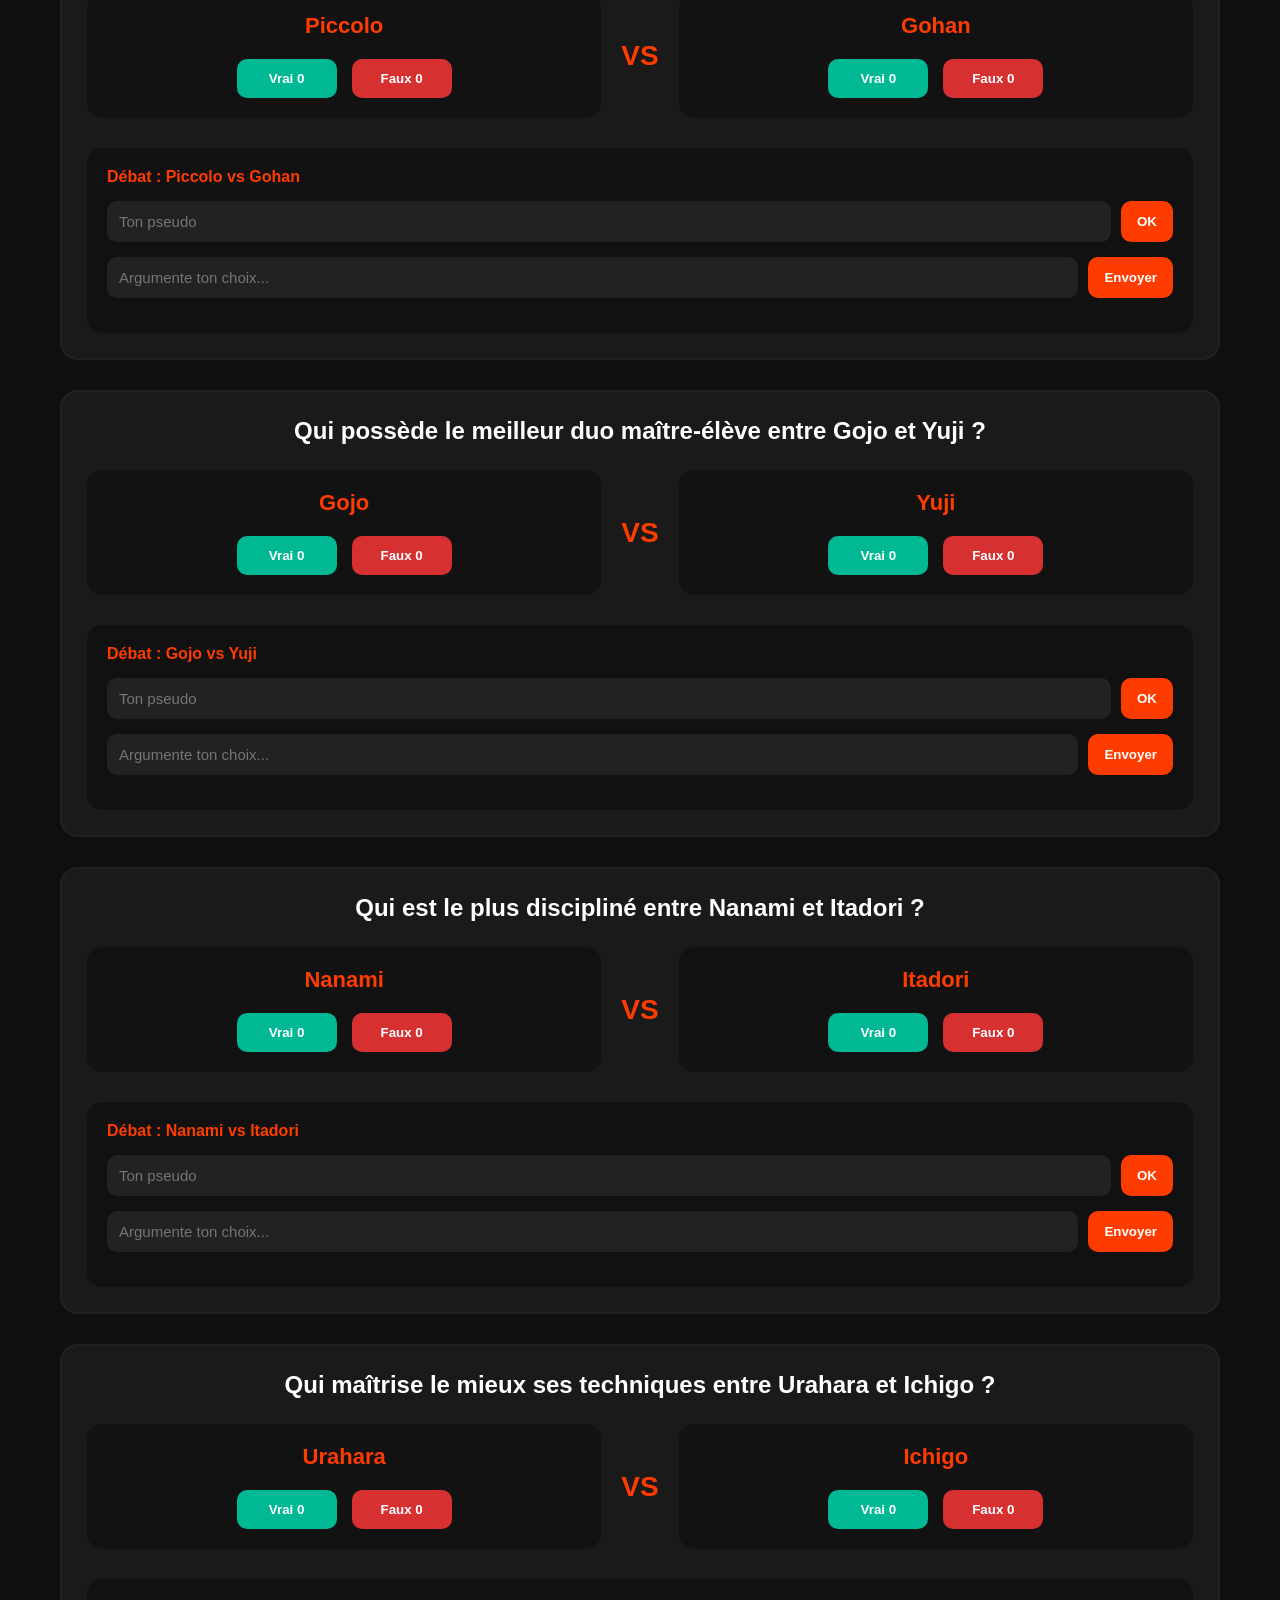
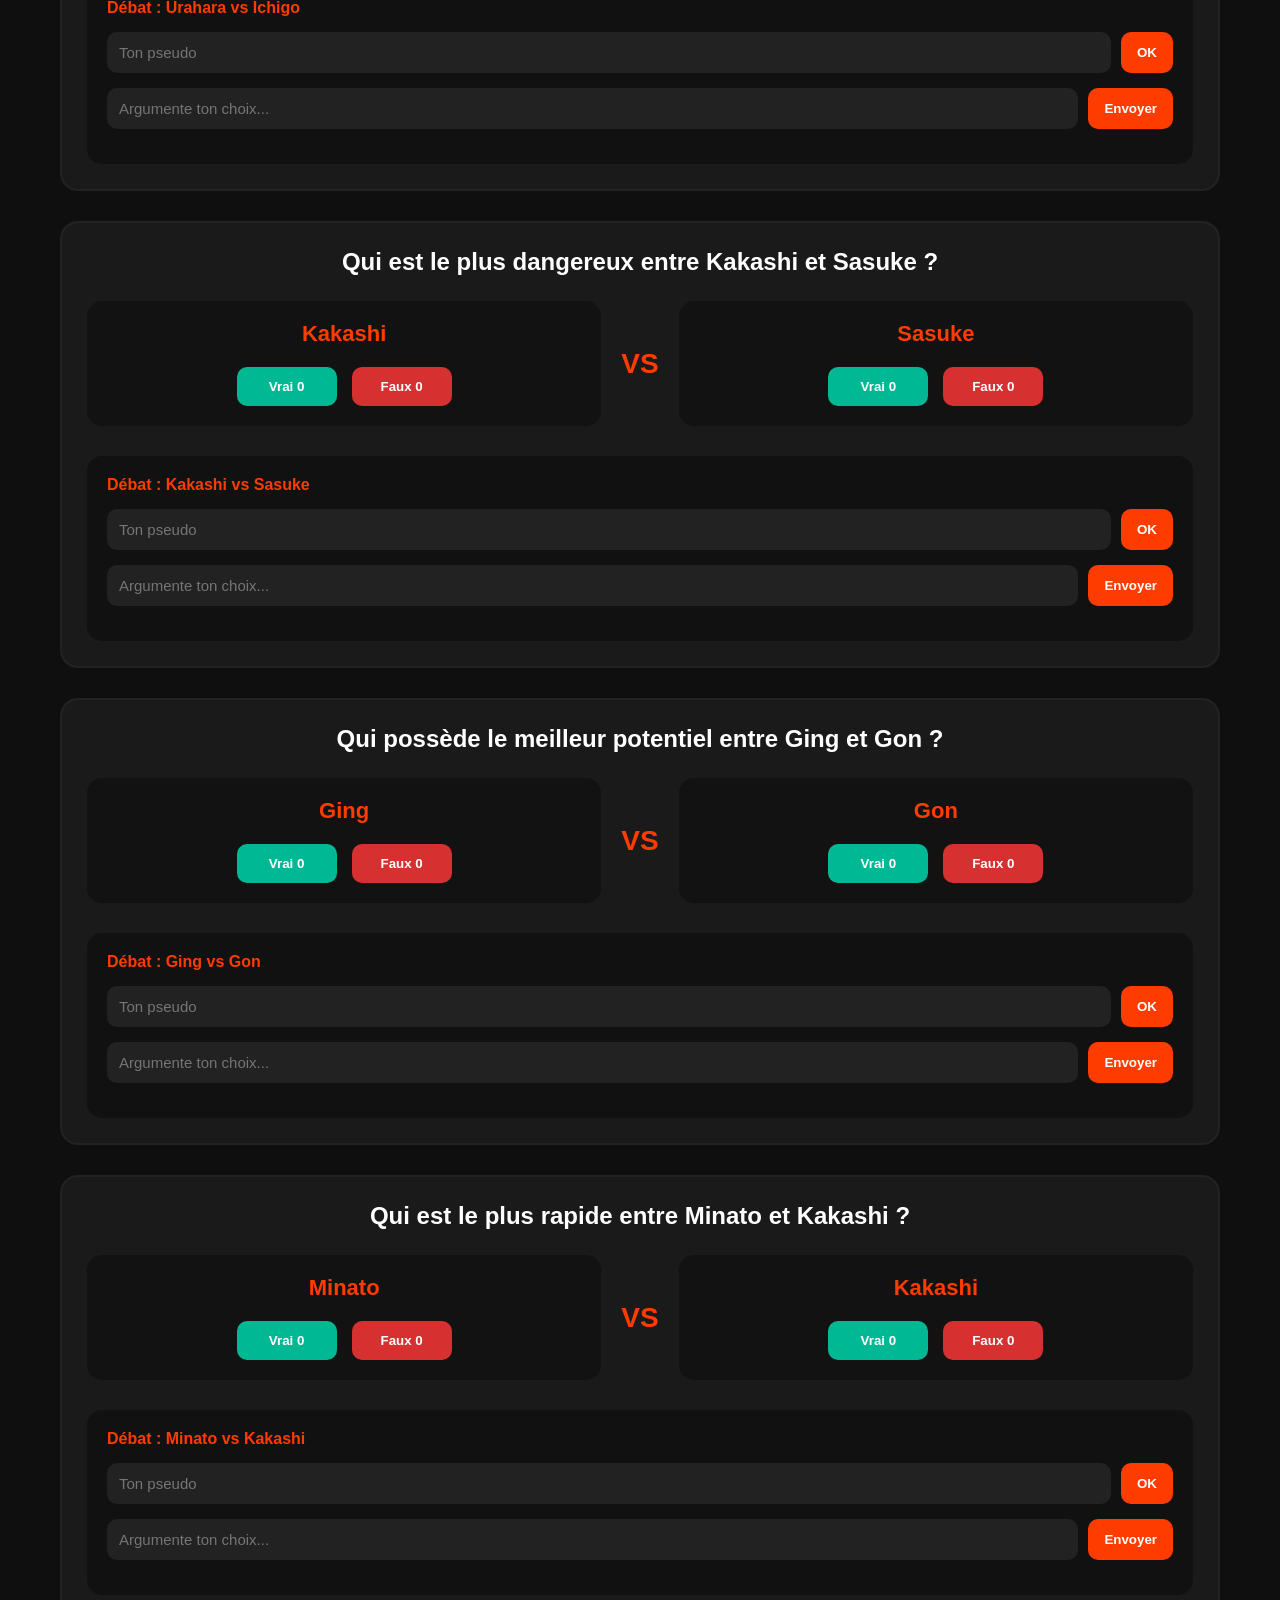
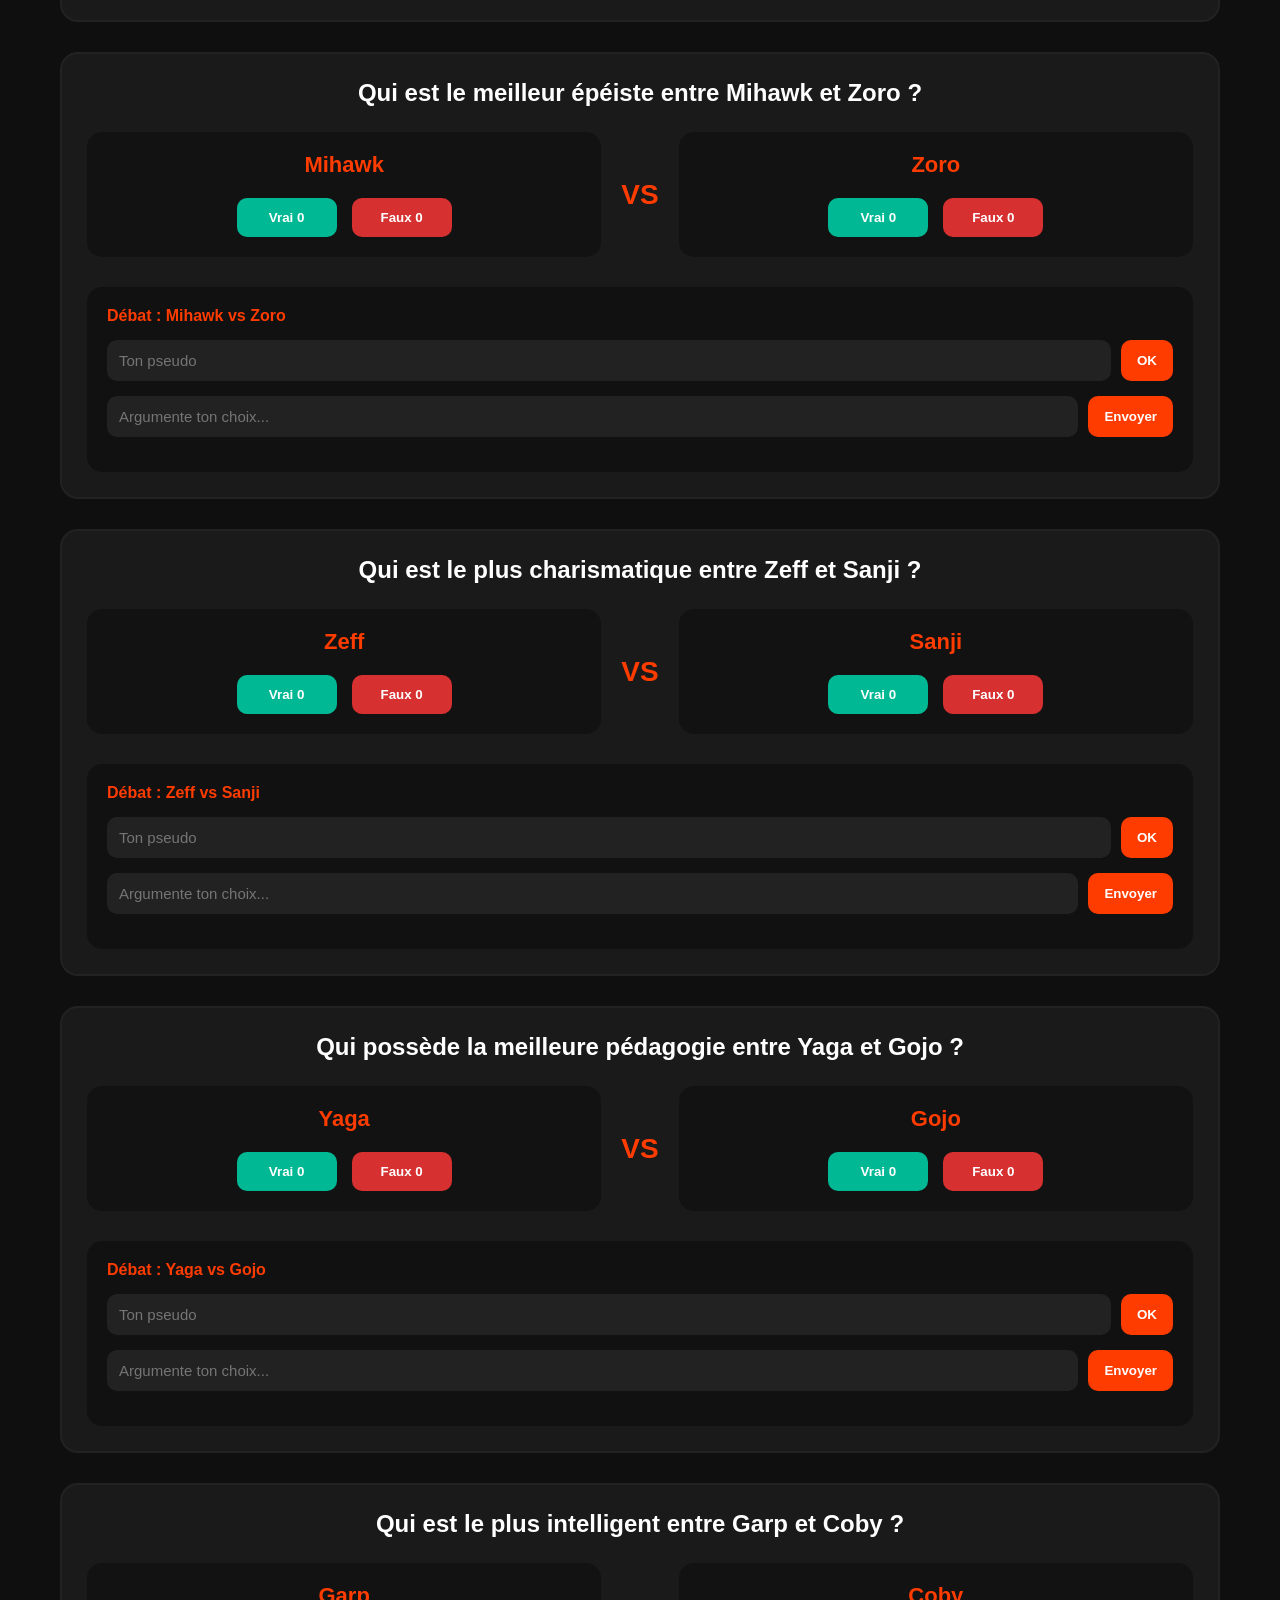
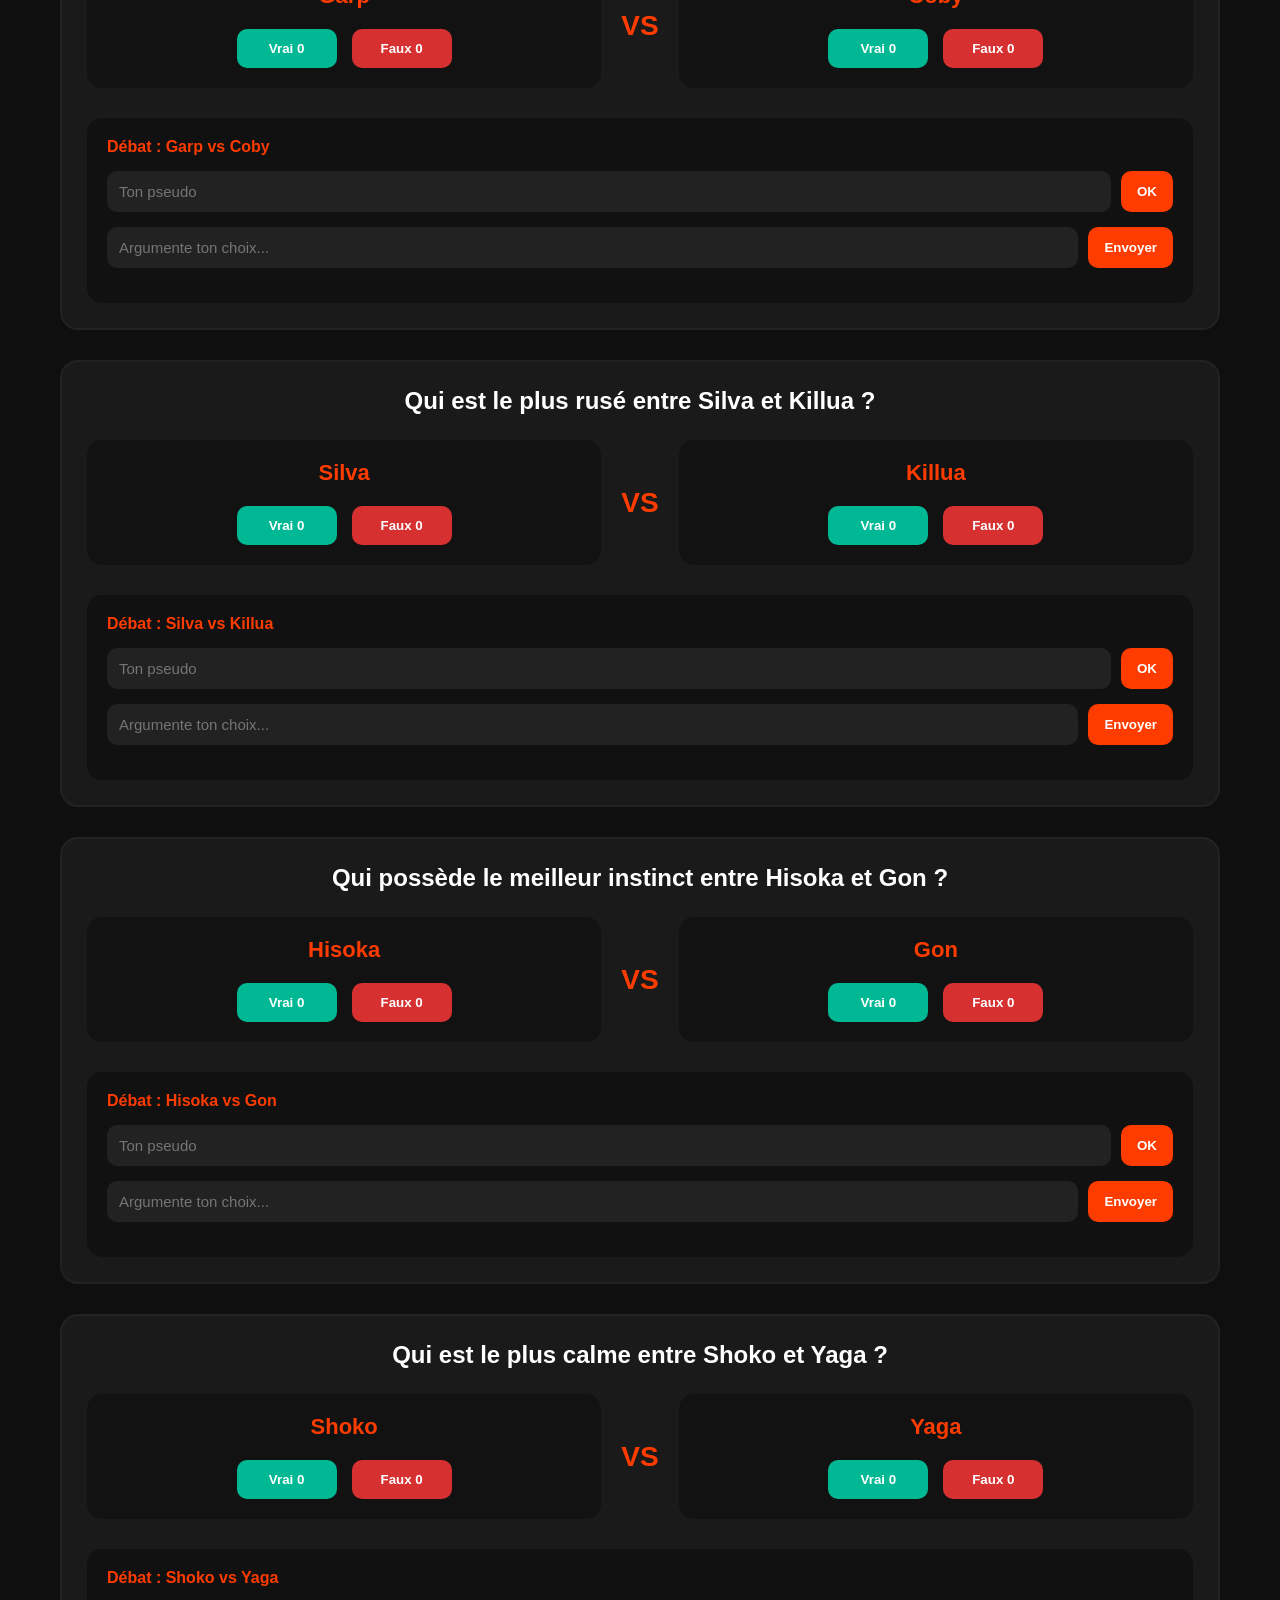
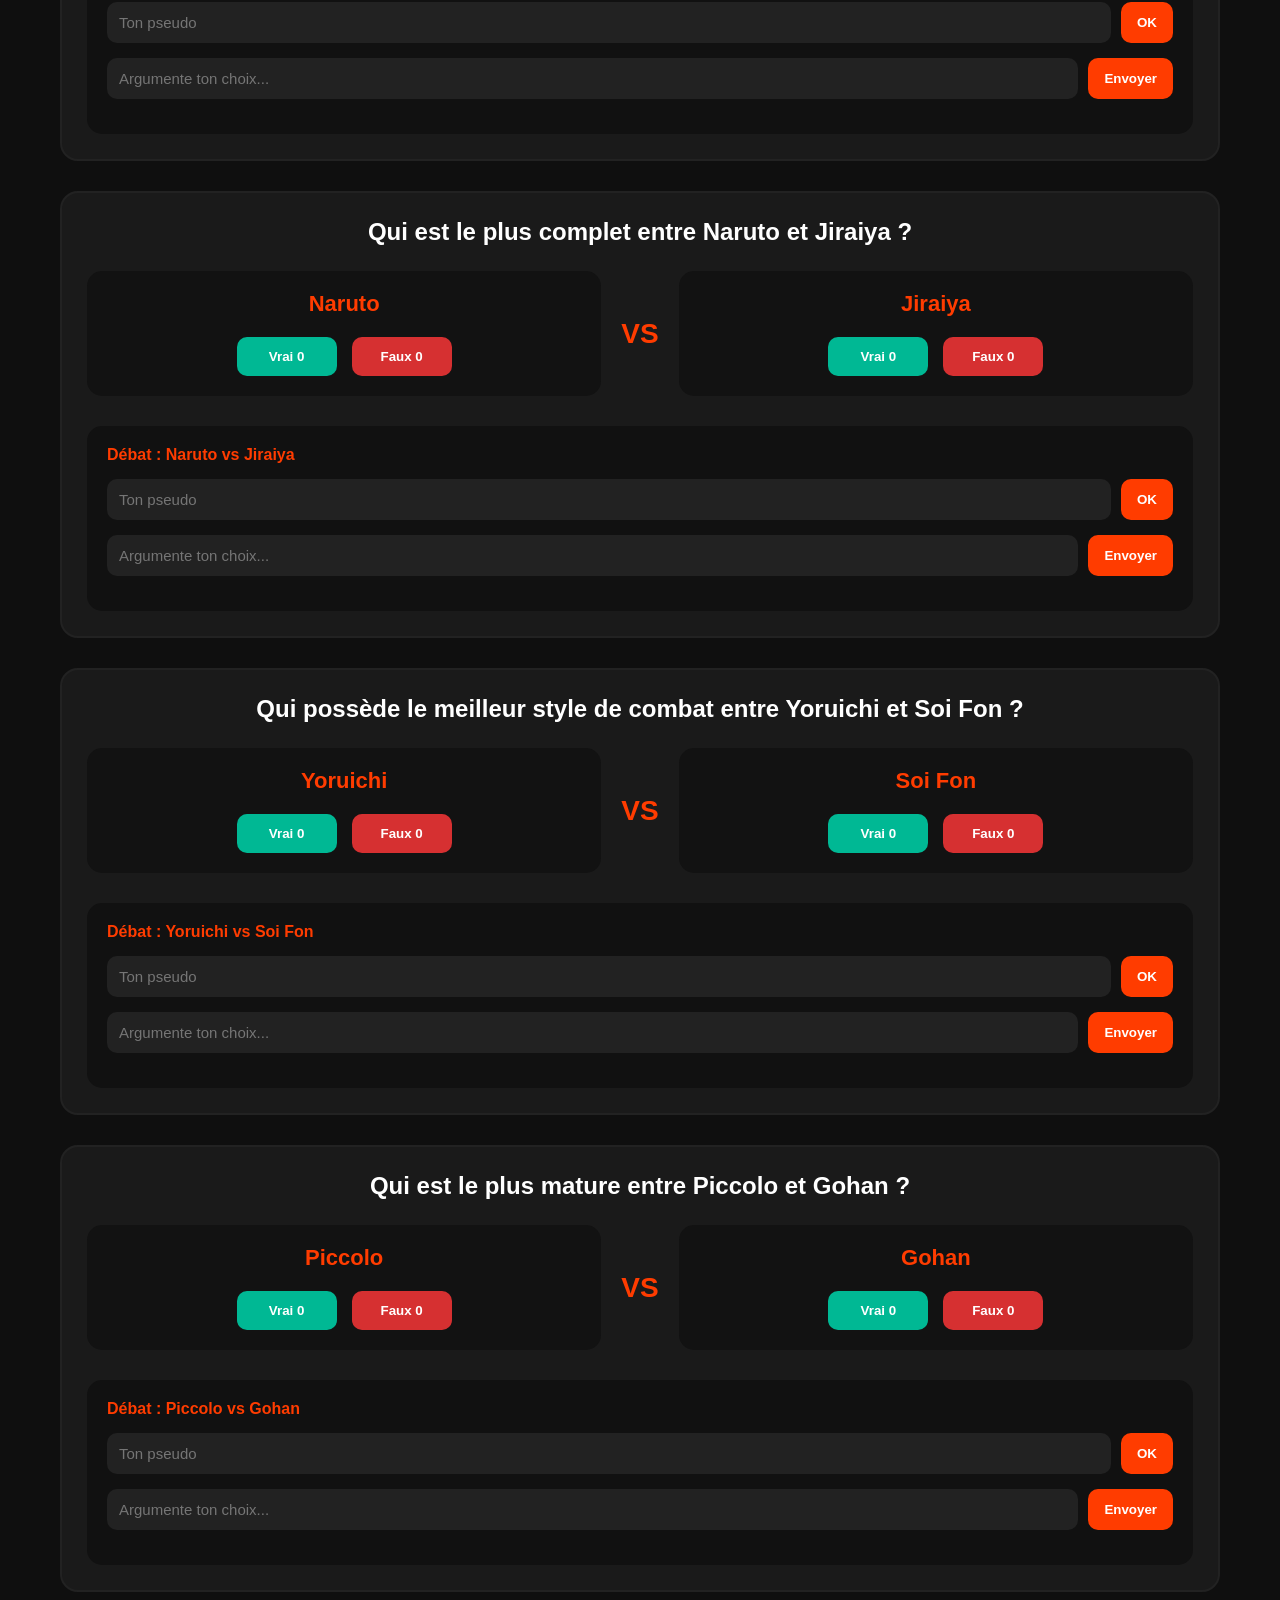
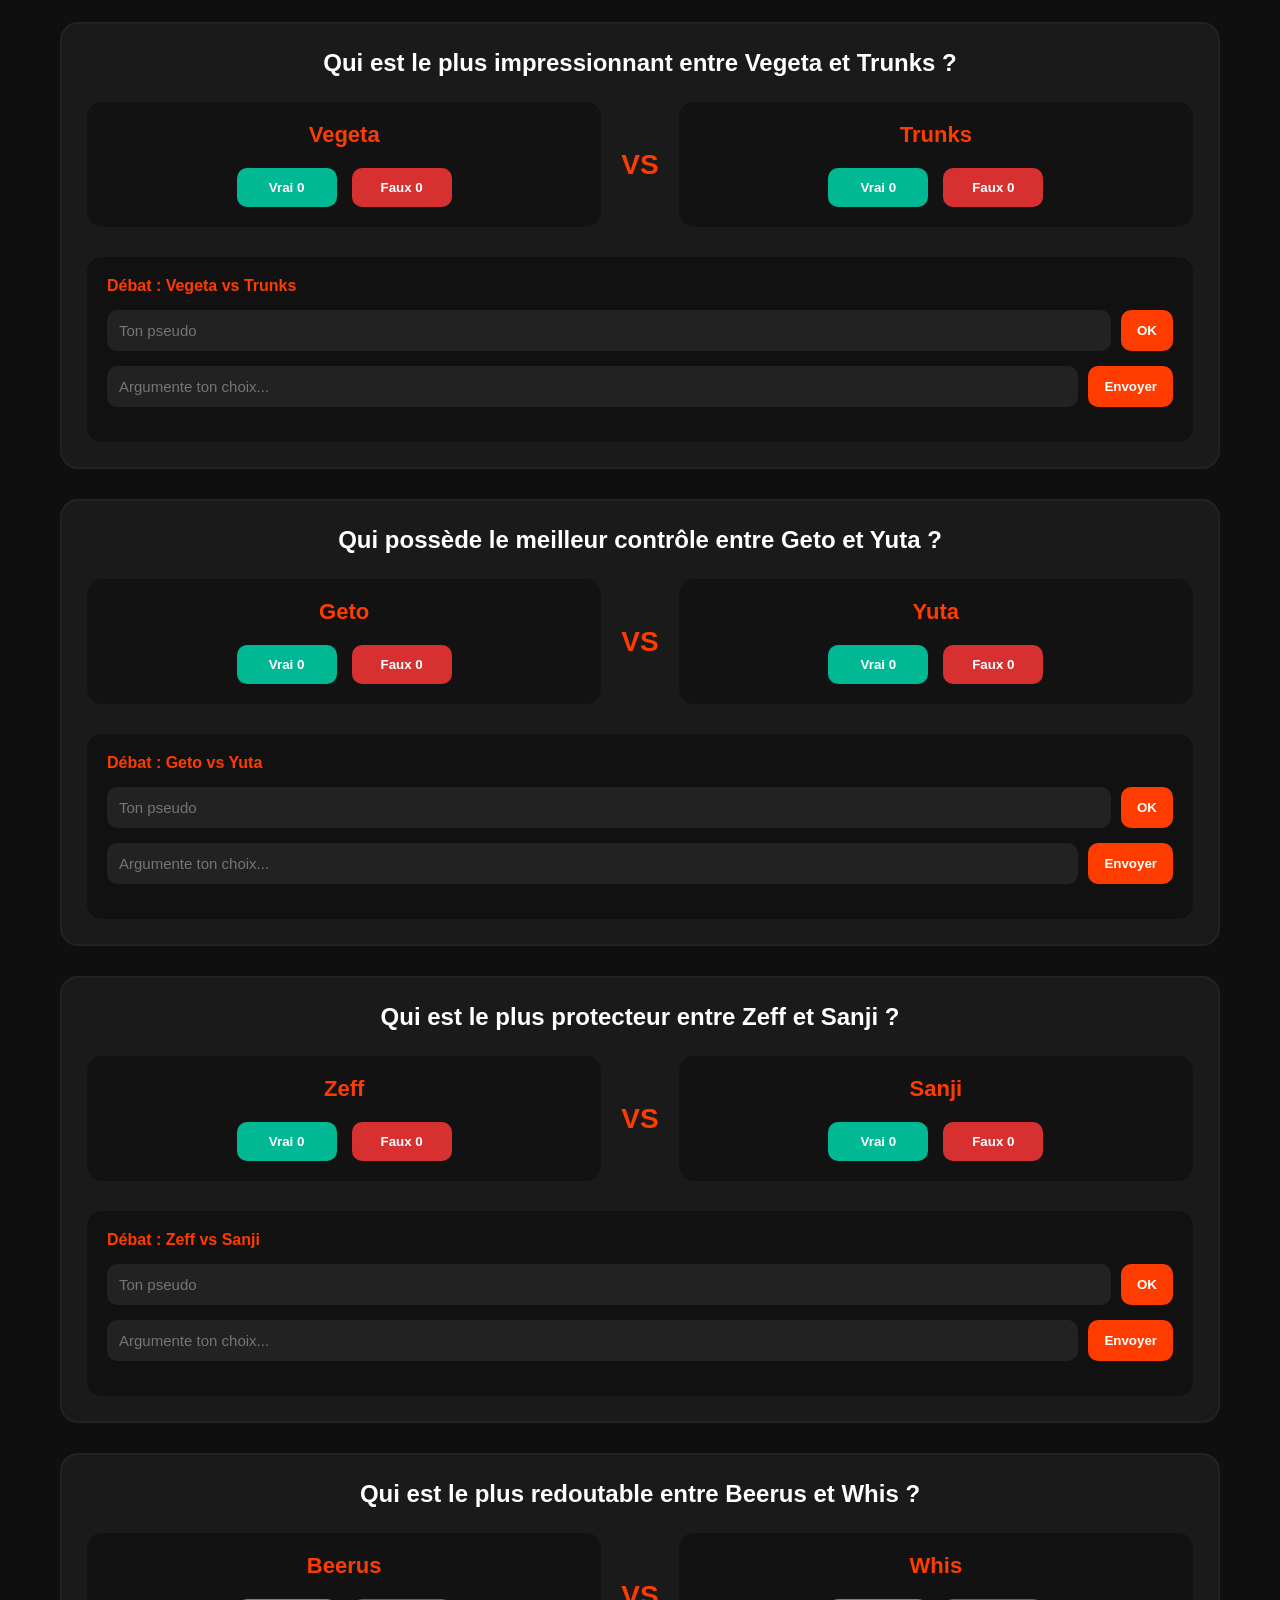
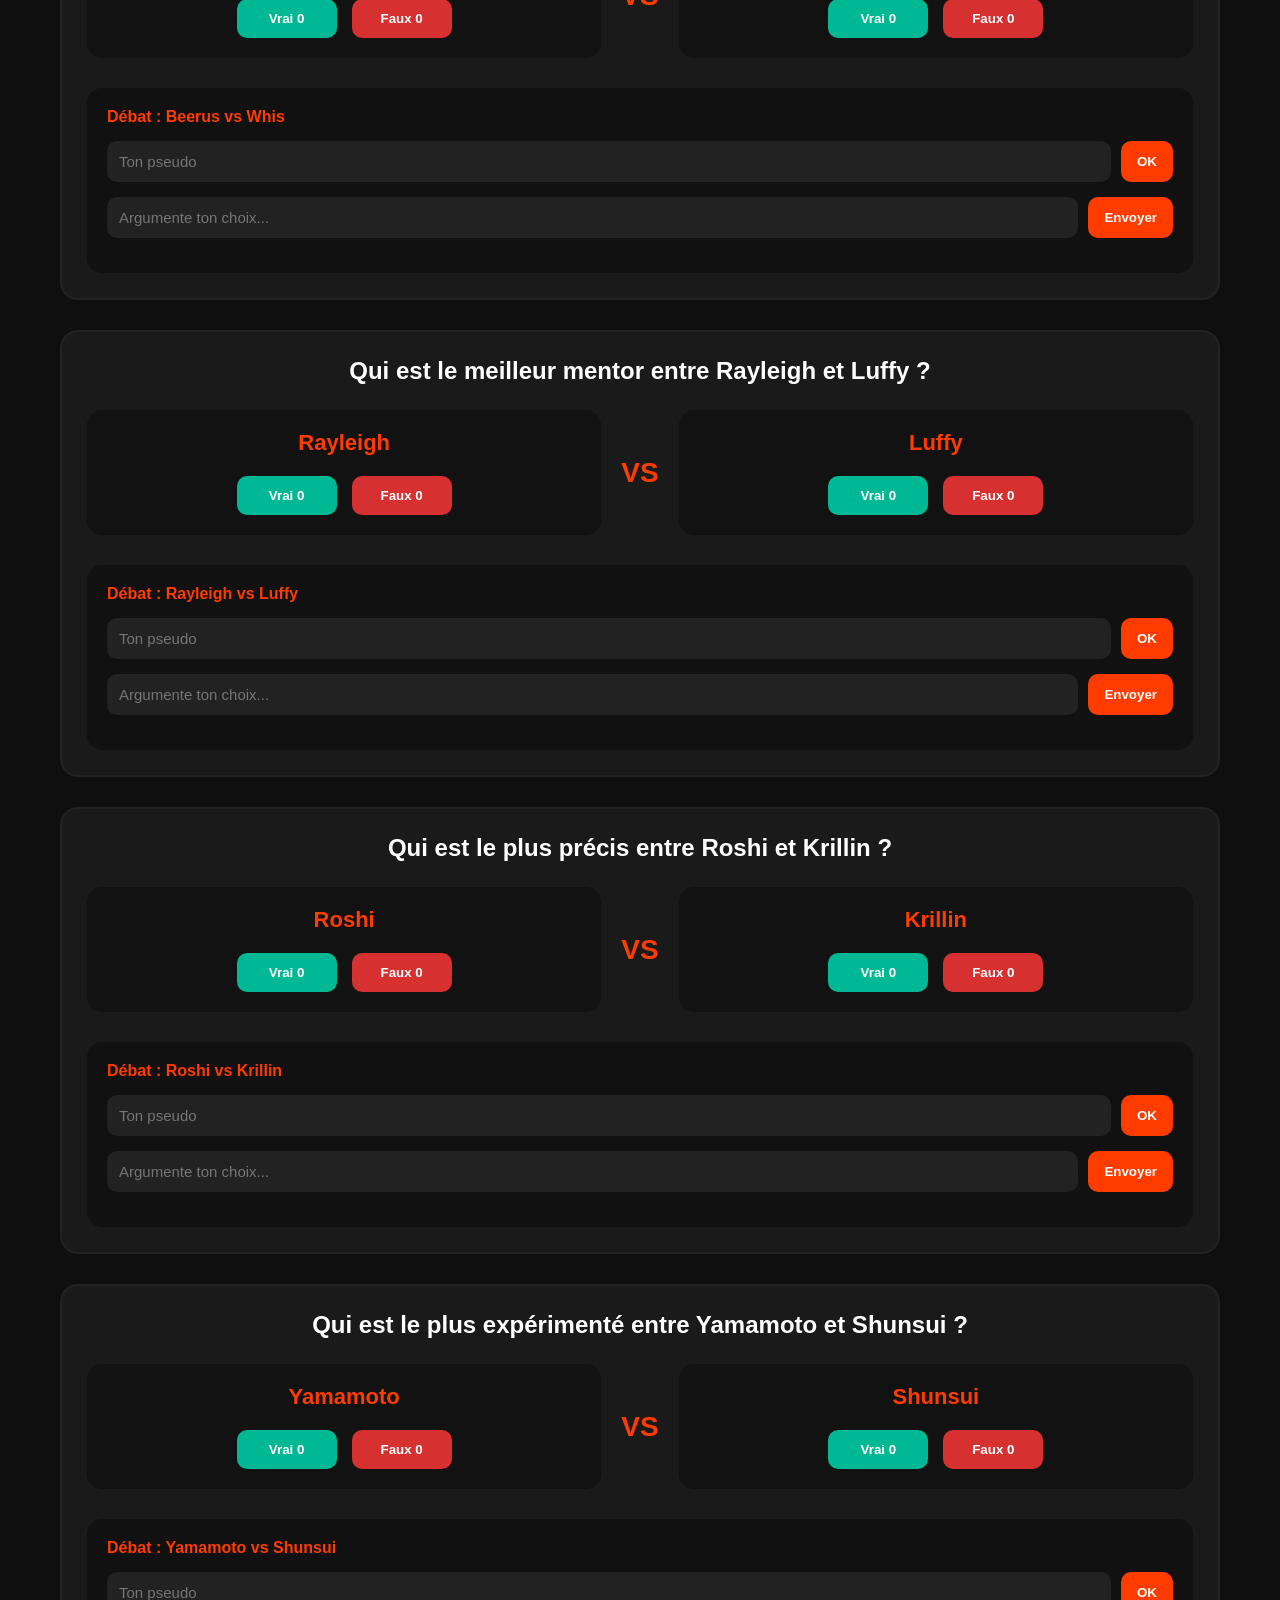
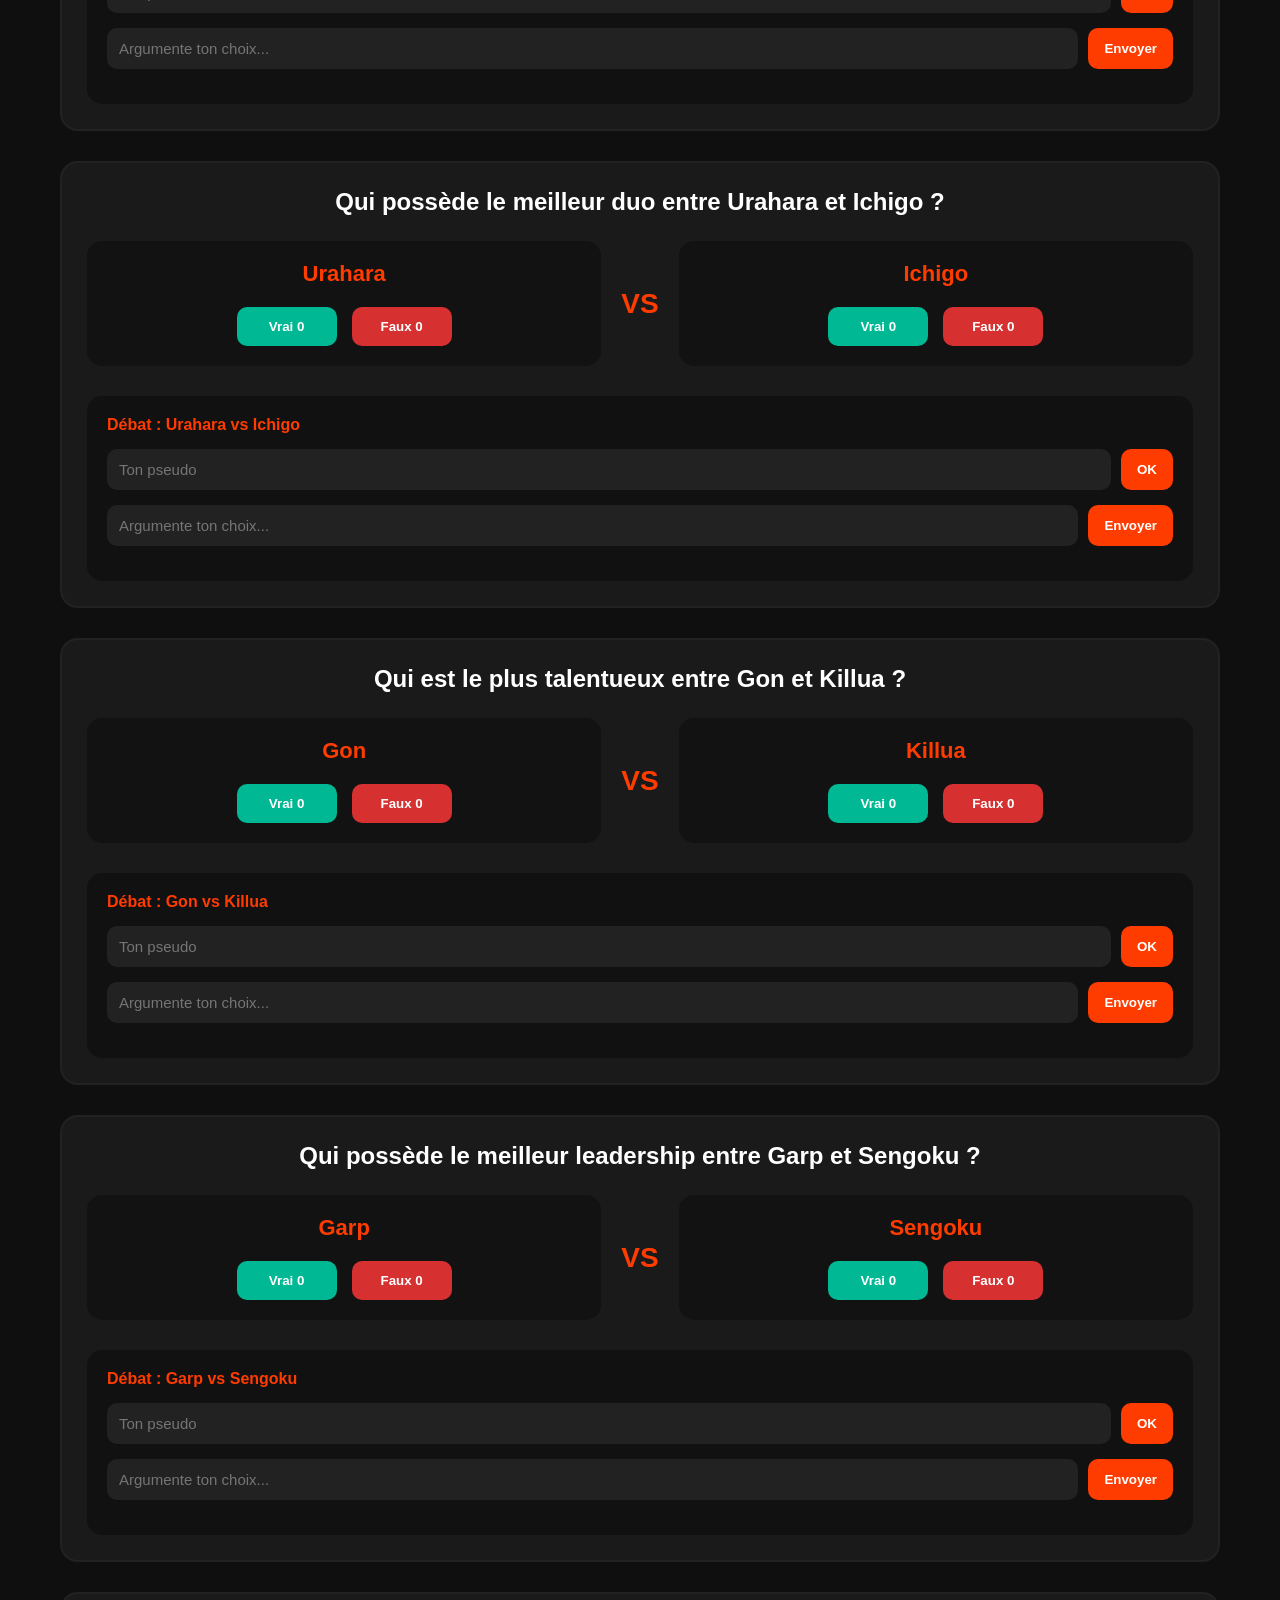
<file: maitre-eleve.html>
<!DOCTYPE html>
<html lang="fr">
<head>
  <meta charset="UTF-8">
  <meta name="viewport" content="width=device-width, initial-scale=1.0">
  <title>Maître vs Élève - Sekai Clash</title>
  <link rel="stylesheet" href="maitre-eleve.css">
</head>
<body>

<nav class="navbar">
  <div class="nav-container">
    <a href="index.html" class="nav-logo">Sekai<span>Clash</span></a>
  </div>
</nav>

<main class="container">
  <a href="page2.html" class="back-btn">← Retour</a>
  <h1 class="page-title">Maître vs <span>Élève</span></h1>
  <p class="page-subtitle">Les plus grands duos anime.</p>
  <div class="clash-list" id="clash-list"></div>
</main>

<script>
const debates = [
"Qui est le meilleur maître entre Jiraiya et Kakashi ?",
"Qui a le plus dépassé son maître entre Naruto et Jiraiya ?",
"Qui possède le meilleur entraînement entre Whis et Goku ?",
"Qui est le plus stratégique entre Rayleigh et Luffy ?",
"Qui possède le meilleur héritage entre Minato et Naruto ?",
"Qui est le plus expérimenté entre Roshi et Krillin ?",
"Qui est le plus talentueux entre Piccolo et Gohan ?",
"Qui possède le meilleur duo maître-élève entre Gojo et Yuji ?",
"Qui est le plus discipliné entre Nanami et Itadori ?",
"Qui maîtrise le mieux ses techniques entre Urahara et Ichigo ?",
"Qui est le plus dangereux entre Kakashi et Sasuke ?",
"Qui possède le meilleur potentiel entre Ging et Gon ?",
"Qui est le plus rapide entre Minato et Kakashi ?",
"Qui est le meilleur épéiste entre Mihawk et Zoro ?",
"Qui est le plus charismatique entre Zeff et Sanji ?",
"Qui possède la meilleure pédagogie entre Yaga et Gojo ?",
"Qui est le plus intelligent entre Garp et Coby ?",
"Qui est le plus rusé entre Silva et Killua ?",
"Qui possède le meilleur instinct entre Hisoka et Gon ?",
"Qui est le plus calme entre Shoko et Yaga ?",
"Qui est le plus complet entre Naruto et Jiraiya ?",
"Qui possède le meilleur style de combat entre Yoruichi et Soi Fon ?",
"Qui est le plus mature entre Piccolo et Gohan ?",
"Qui est le plus impressionnant entre Vegeta et Trunks ?",
"Qui possède le meilleur contrôle entre Geto et Yuta ?",
"Qui est le plus protecteur entre Zeff et Sanji ?",
"Qui est le plus redoutable entre Beerus et Whis ?",
"Qui est le meilleur mentor entre Rayleigh et Luffy ?",
"Qui est le plus précis entre Roshi et Krillin ?",
"Qui est le plus expérimenté entre Yamamoto et Shunsui ?",
"Qui possède le meilleur duo entre Urahara et Ichigo ?",
"Qui est le plus talentueux entre Gon et Killua ?",
"Qui possède le meilleur leadership entre Garp et Sengoku ?",
"Qui est le plus imprévisible entre Hisoka et Gon ?",
"Qui maîtrise le mieux son pouvoir entre Vegeta et Cabba ?",
"Qui possède la meilleure évolution entre Megumi et Gojo ?",
"Qui est le plus fort mentalement entre Maki et Mai ?",
"Qui est le plus influent entre Garp et Dragon ?",
"Qui possède le meilleur héritage entre Naruto et Minato ?",
"Qui est le plus discipliné entre Urahara et Ichigo ?",
"Qui est le meilleur stratège entre Yamamoto et Aizen ?",
"Qui est le plus dangereux entre Aizen et Momo ?",
"Qui possède le meilleur entraînement entre Biscuit et Gon ?",
"Qui est le plus complet entre Kakashi et Obito ?",
"Qui est le plus talentueu x entre Ging et Gon ?",
"Qui possède la meilleure relation maître-élève entre Gojo et Megumi ?",
"Qui est le plus expérimenté entre Whitebeard et Ace ?",
"Qui possède le meilleur style entre Zoro et Mihawk ?",
"Qui est le plus calme entre King Kai et Goku ?",
"Qui est le meilleur duo maître-élève anime entre Jiraiya et Naruto ?"
];
const list = document.getElementById("clash-list");

    let votes = {};
    let comments = {};
    let userReactions = {};
    let username = sessionStorage.getItem("username") || "";
    let commentIdCounter = 0;

    debates.forEach((debate, index) => {

      const parts = debate.match(/entre\s+(.+?)\s+et\s+(.+?)\s*\?/i);

      const fighter1 = parts ? parts[1].trim() : "Personnage 1";
      const fighter2 = parts ? parts[2].trim() : "Personnage 2";

      votes[index] = {
        f1True:0,
        f1False:0,
        f2True:0,
        f2False:0,
        hasVoted:{}
      };

      comments[index] = [];
      userReactions[index] = {};

      list.innerHTML += `

        <div class="clash-card">

          <div class="clash-question">
            <h3>${debate}</h3>
          </div>

          <div class="clash-versus">

            <div class="fighter">

              <h4>${fighter1}</h4>

              <div class="vote-buttons">

                <button class="vote-btn true-btn"
                onclick="voteFighter(${index},1,'true')">

                  Vrai
                  <span id="f1t-${index}">0</span>

                </button>

                <button class="vote-btn false-btn"
                onclick="voteFighter(${index},1,'false')">

                  Faux
                  <span id="f1f-${index}">0</span>

                </button>

              </div>

            </div>

            <div class="vs">VS</div>

            <div class="fighter">

              <h4>${fighter2}</h4>

              <div class="vote-buttons">

                <button class="vote-btn true-btn"
                onclick="voteFighter(${index},2,'true')">

                  Vrai
                  <span id="f2t-${index}">0</span>

                </button>

                <button class="vote-btn false-btn"
                onclick="voteFighter(${index},2,'false')">

                  Faux
                  <span id="f2f-${index}">0</span>

                </button>

              </div>

            </div>

          </div>

          <div class="comment-section">

            <div class="comment-header-title">
              Débat : ${fighter1} vs ${fighter2}
            </div>

            <div class="username-input">

              <input
                type="text"
                id="username-${index}"
                placeholder="Ton pseudo"
                maxlength="20"
                value="${username}"
              >

              <button
                class="save-name-btn"
                onclick="saveUsername(${index})"
              >
                OK
              </button>

            </div>

            <div class="comment-input">

              <input
                type="text"
                id="comment-${index}"
                placeholder="Argumente ton choix..."
                maxlength="200"
              >

              <button
                class="comment-btn"
                onclick="postComment(${index})"
              >
                Envoyer
              </button>

            </div>

            <div class="comments" id="comments-${index}"></div>

          </div>

        </div>

      `;
    });

    function saveUsername(debateId){

      const input = document.getElementById(`username-${debateId}`);

      username = input.value.trim();

      if(username){

        sessionStorage.setItem("username", username);

        input.disabled = true;

        document.querySelector(
          `#username-${debateId} + button`
        ).textContent = "✓";
      }
    }

    function voteFighter(debateId, fighter, type){

      const key =
      `f${fighter}${type.charAt(0).toUpperCase() + type.slice(1)}`;

      if(!votes[debateId].hasVoted){
        votes[debateId].hasVoted = {};
      }

      if(votes[debateId].hasVoted[fighter] === type){

        votes[debateId][key]--;

        delete votes[debateId].hasVoted[fighter];

      }else{

        if(votes[debateId].hasVoted[fighter]){

          const oldType = votes[debateId].hasVoted[fighter];

          const oldKey =
          `f${fighter}${oldType.charAt(0).toUpperCase() + oldType.slice(1)}`;

          votes[debateId][oldKey]--;
        }

        votes[debateId][key]++;

        votes[debateId].hasVoted[fighter] = type;
      }

      document.getElementById(`f1t-${debateId}`).textContent =
      votes[debateId].f1True;

      document.getElementById(`f1f-${debateId}`).textContent =
      votes[debateId].f1False;

      document.getElementById(`f2t-${debateId}`).textContent =
      votes[debateId].f2True;

      document.getElementById(`f2f-${debateId}`).textContent =
      votes[debateId].f2False;
    }

    function postComment(debateId){

      const input = document.getElementById(`comment-${debateId}`);

      const text = input.value.trim();

      const name =
      username ||
      document.getElementById(`username-${debateId}`).value.trim() ||
      "Anonyme";

      if(!username){

        username = name;

        sessionStorage.setItem("username", username);
      }

      if(text === "") return;

      const commentId = commentIdCounter++;

      comments[debateId].push({

        id:commentId,
        text:text,
        user:name,
        likes:0,
        dislikes:0

      });

      renderComments(debateId);

      input.value = "";
    }

    function renderComments(debateId){

      const commentsDiv =
      document.getElementById(`comments-${debateId}`);

      commentsDiv.innerHTML = "";

      comments[debateId].forEach(comment => {

        const userReact =
        userReactions[debateId]?.[comment.id];

        commentsDiv.innerHTML += `

          <div class="comment">

            <div class="comment-header">

              <span class="comment-user">
                ${comment.user}
              </span>

            </div>

            <p>${comment.text}</p>

            <div class="comment-actions">

              <button
                class="like-btn ${userReact === 'like' ? 'active' : ''}"
                onclick="reactComment(${debateId},${comment.id},'like')"
              >
                👍
                <span>${comment.likes}</span>
              </button>

              <button
                class="dislike-btn ${userReact === 'dislike' ? 'active' : ''}"
                onclick="reactComment(${debateId},${comment.id},'dislike')"
              >
                👎
                <span>${comment.dislikes}</span>
              </button>

            </div>

          </div>

        `;
      });
    }

    function reactComment(debateId, commentId, type){

      const comment =
      comments[debateId].find(c => c.id === commentId);

      if(!comment) return;

      if(!userReactions[debateId]){
        userReactions[debateId] = {};
      }

      const currentReact =
      userReactions[debateId][commentId];

      if(currentReact === type){

        if(type === "like"){
          comment.likes--;
        }else{
          comment.dislikes--;
        }

        delete userReactions[debateId][commentId];

      }else{

        if(currentReact === "like"){
          comment.likes--;
        }

        if(currentReact === "dislike"){
          comment.dislikes--;
        }

        if(type === "like"){
          comment.likes++;
        }else{
          comment.dislikes++;
        }

        userReactions[debateId][commentId] = type;
      }

      renderComments(debateId);
    }

  </script>

</body>
</html>
</file>
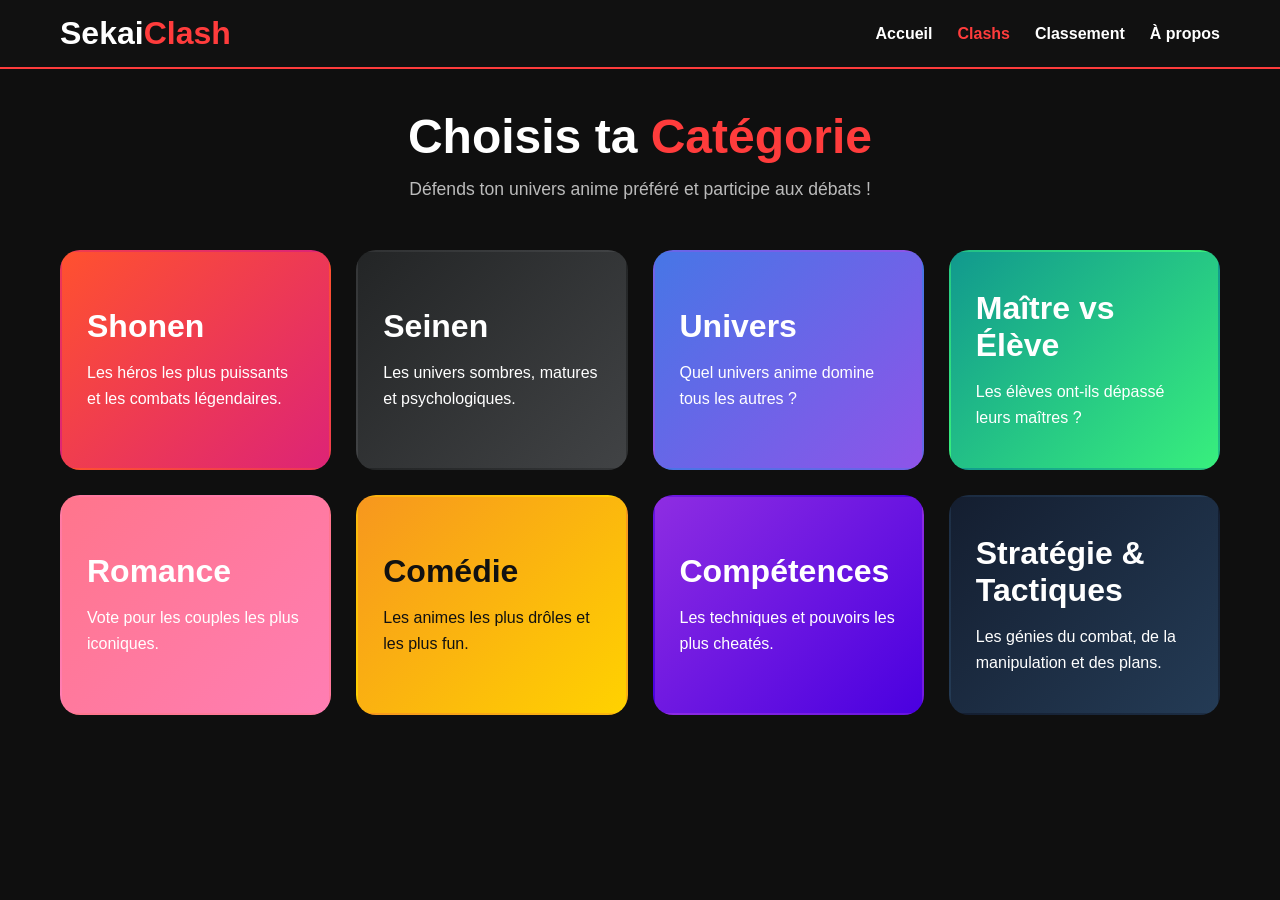
<file: page2.html>
<!DOCTYPE html>
<html lang="fr">
<head>
  <meta charset="UTF-8">
  <meta name="viewport" content="width=device-width, initial-scale=1.0">
  <title>Catégories - Sekai Anime Clash</title>
  <link rel="stylesheet" href="page2.css">
</head>
<body>

  <!-- NAVBAR -->

  <nav class="navbar">

    <div class="nav-container">

      <a href="accueil.html" class="nav-logo">
        Sekai<span>Clash</span>
      </a>

      <input type="checkbox" id="nav-toggle" class="nav-toggle">

      <label for="nav-toggle" class="nav-hamburger">
        ☰
      </label>

      <ul class="nav-menu">
        <li><a href="accueil.html">Accueil</a></li>
        <li><a href="page2.html" class="active">Clashs</a></li>
        <li><a href="classement.html">Classement</a></li>
        <li><a href="apropos.html">À propos</a></li>
      </ul>

    </div>

  </nav>

  <!-- MAIN -->

  <main class="container">

    <h1 class="page-title">
      Choisis ta <span>Catégorie</span>
    </h1>

    <p class="page-subtitle">
      Défends ton univers anime préféré et participe aux débats !
    </p>

    <div class="categories-grid">

      <!-- SHONEN -->

      <a href="shonen.html" class="category-card shonen">
        <h2>Shonen</h2>
        <p>
          Les héros les plus puissants et les combats légendaires.
        </p>
      </a>

      <!-- SEINEN -->

      <a href="seinen.html" class="category-card seinen">
        <h2>Seinen</h2>
        <p>
          Les univers sombres, matures et psychologiques.
        </p>
      </a>

      <!-- UNIVERS -->

      <a href="univers.html" class="category-card univers">
        <h2>Univers</h2>
        <p>
          Quel univers anime domine tous les autres ?
        </p>
      </a>

      <!-- MAITRE -->

      <a href="maitre-eleve.html" class="category-card maitre">
        <h2>Maître vs Élève</h2>
        <p>
          Les élèves ont-ils dépassé leurs maîtres ?
        </p>
      </a>

      <!-- ROMANCE -->

      <a href="romance.html" class="category-card romance">
        <h2>Romance</h2>
        <p>
          Vote pour les couples les plus iconiques.
        </p>
      </a>

      <!-- COMEDIE -->

      <a href="comedie.html" class="category-card comedie">
        <h2>Comédie</h2>
        <p>
          Les animes les plus drôles et les plus fun.
        </p>
      </a>

      <!-- COMPETENCES -->

      <a href="competences.html" class="category-card competences">
        <h2>Compétences</h2>
        <p>
          Les techniques et pouvoirs les plus cheatés.
        </p>
      </a>

      <!-- STRATEGIE -->

      <a href="strategie.html" class="category-card strategie">
        <h2>Stratégie & Tactiques</h2>
        <p>
          Les génies du combat, de la manipulation et des plans.
        </p>
      </a>

    </div>

  </main>

</body>
</html>
</file>
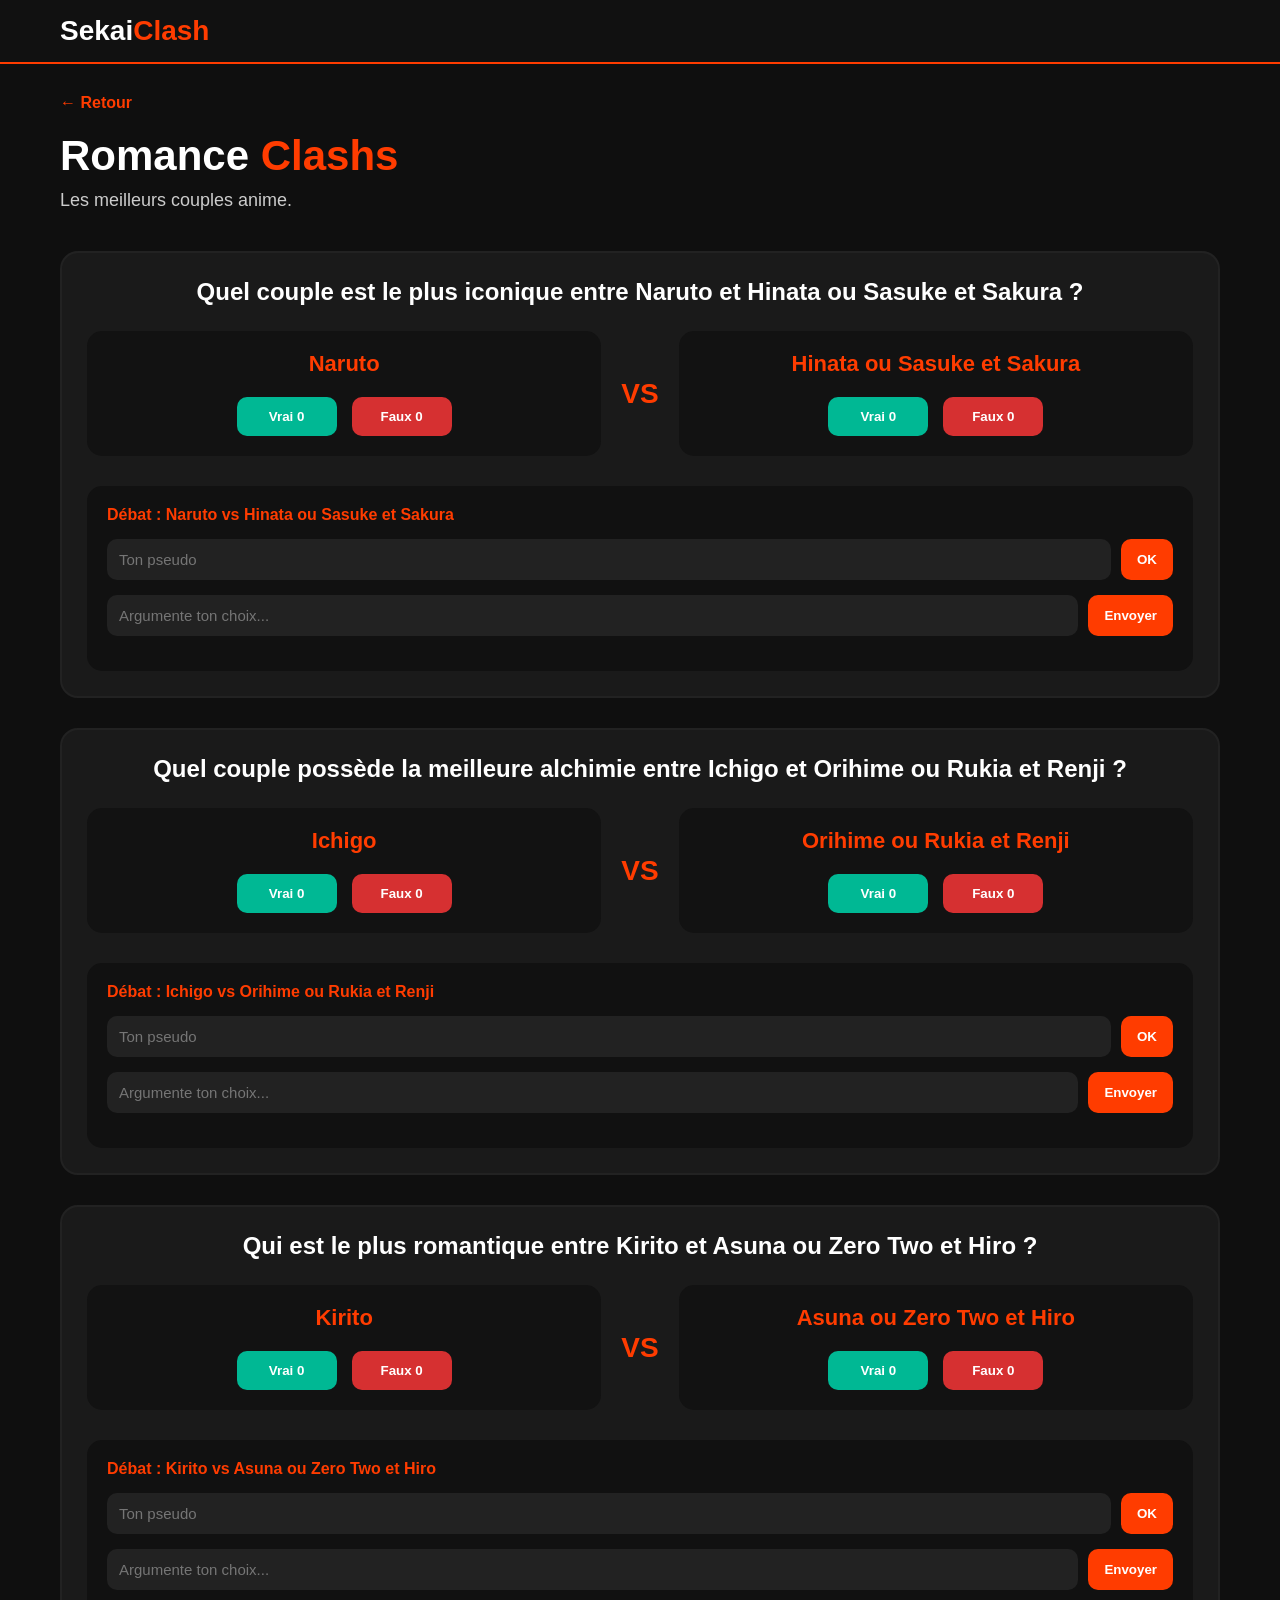
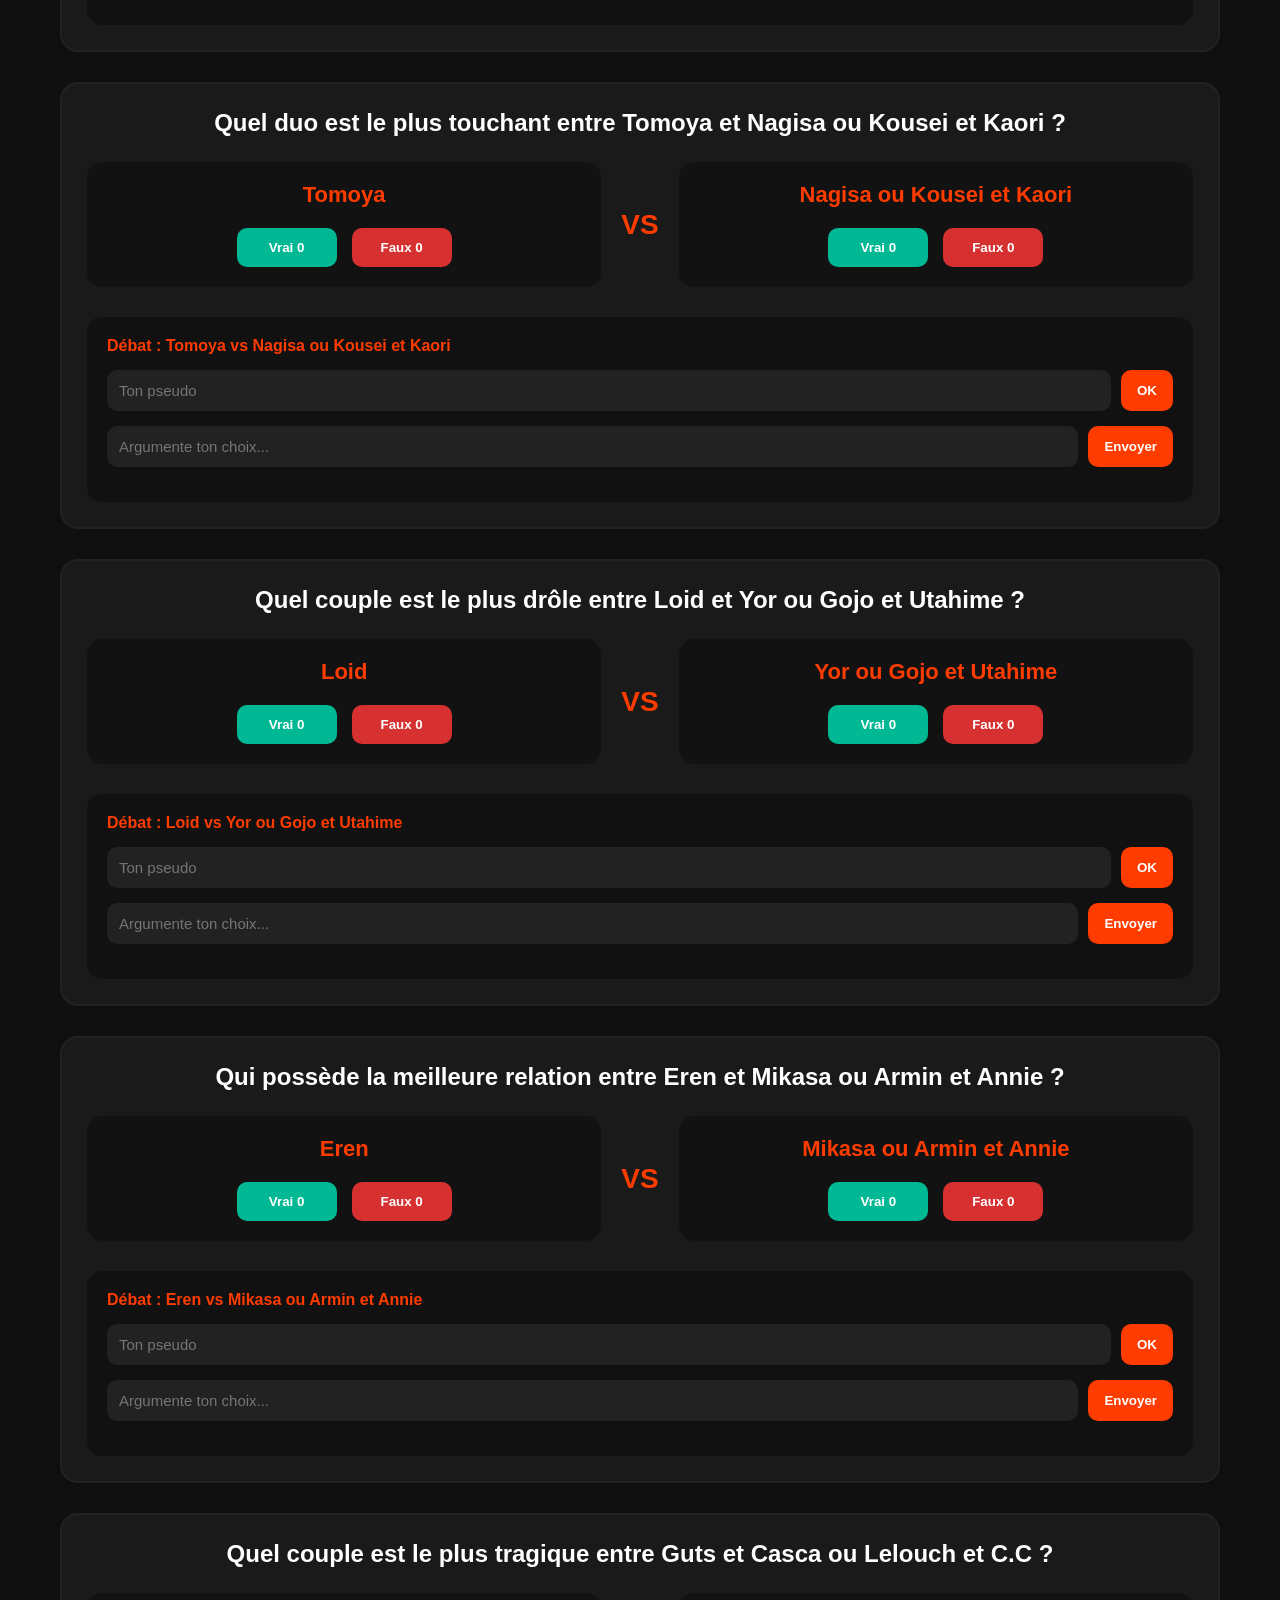
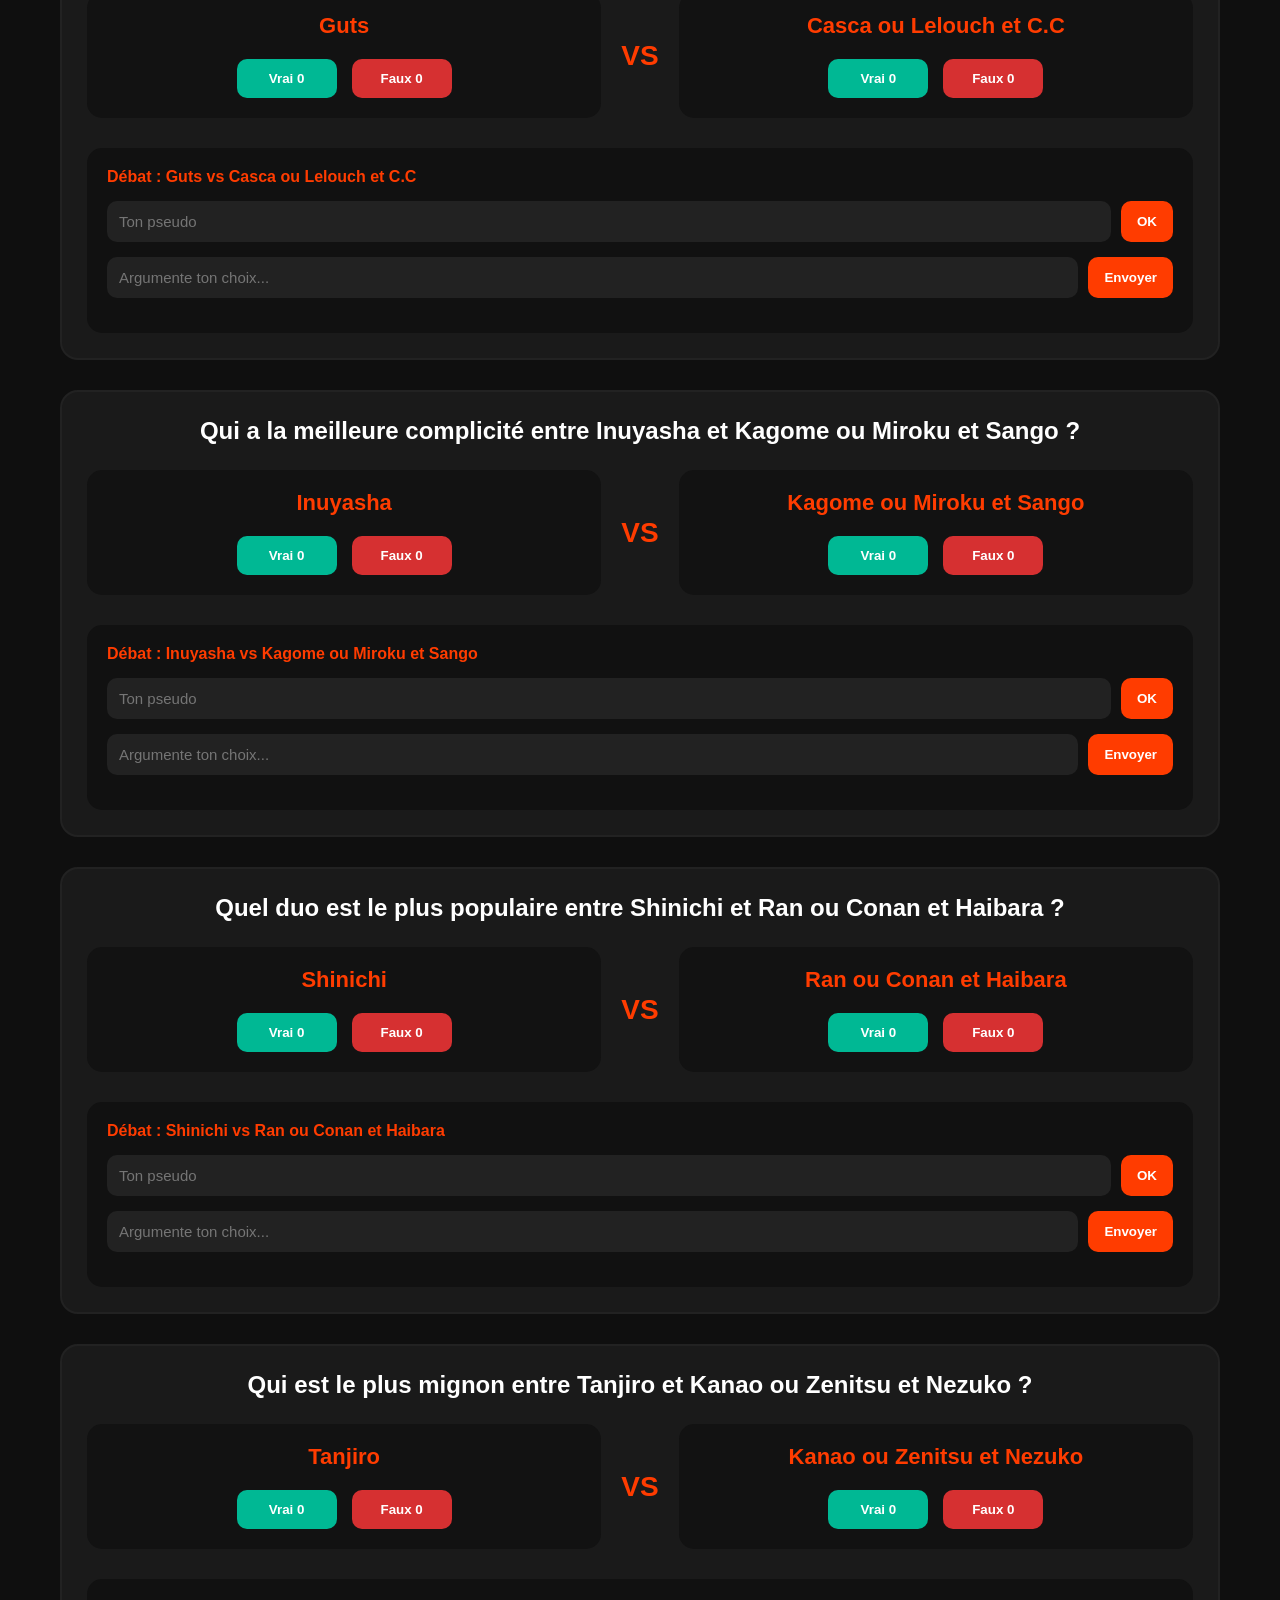
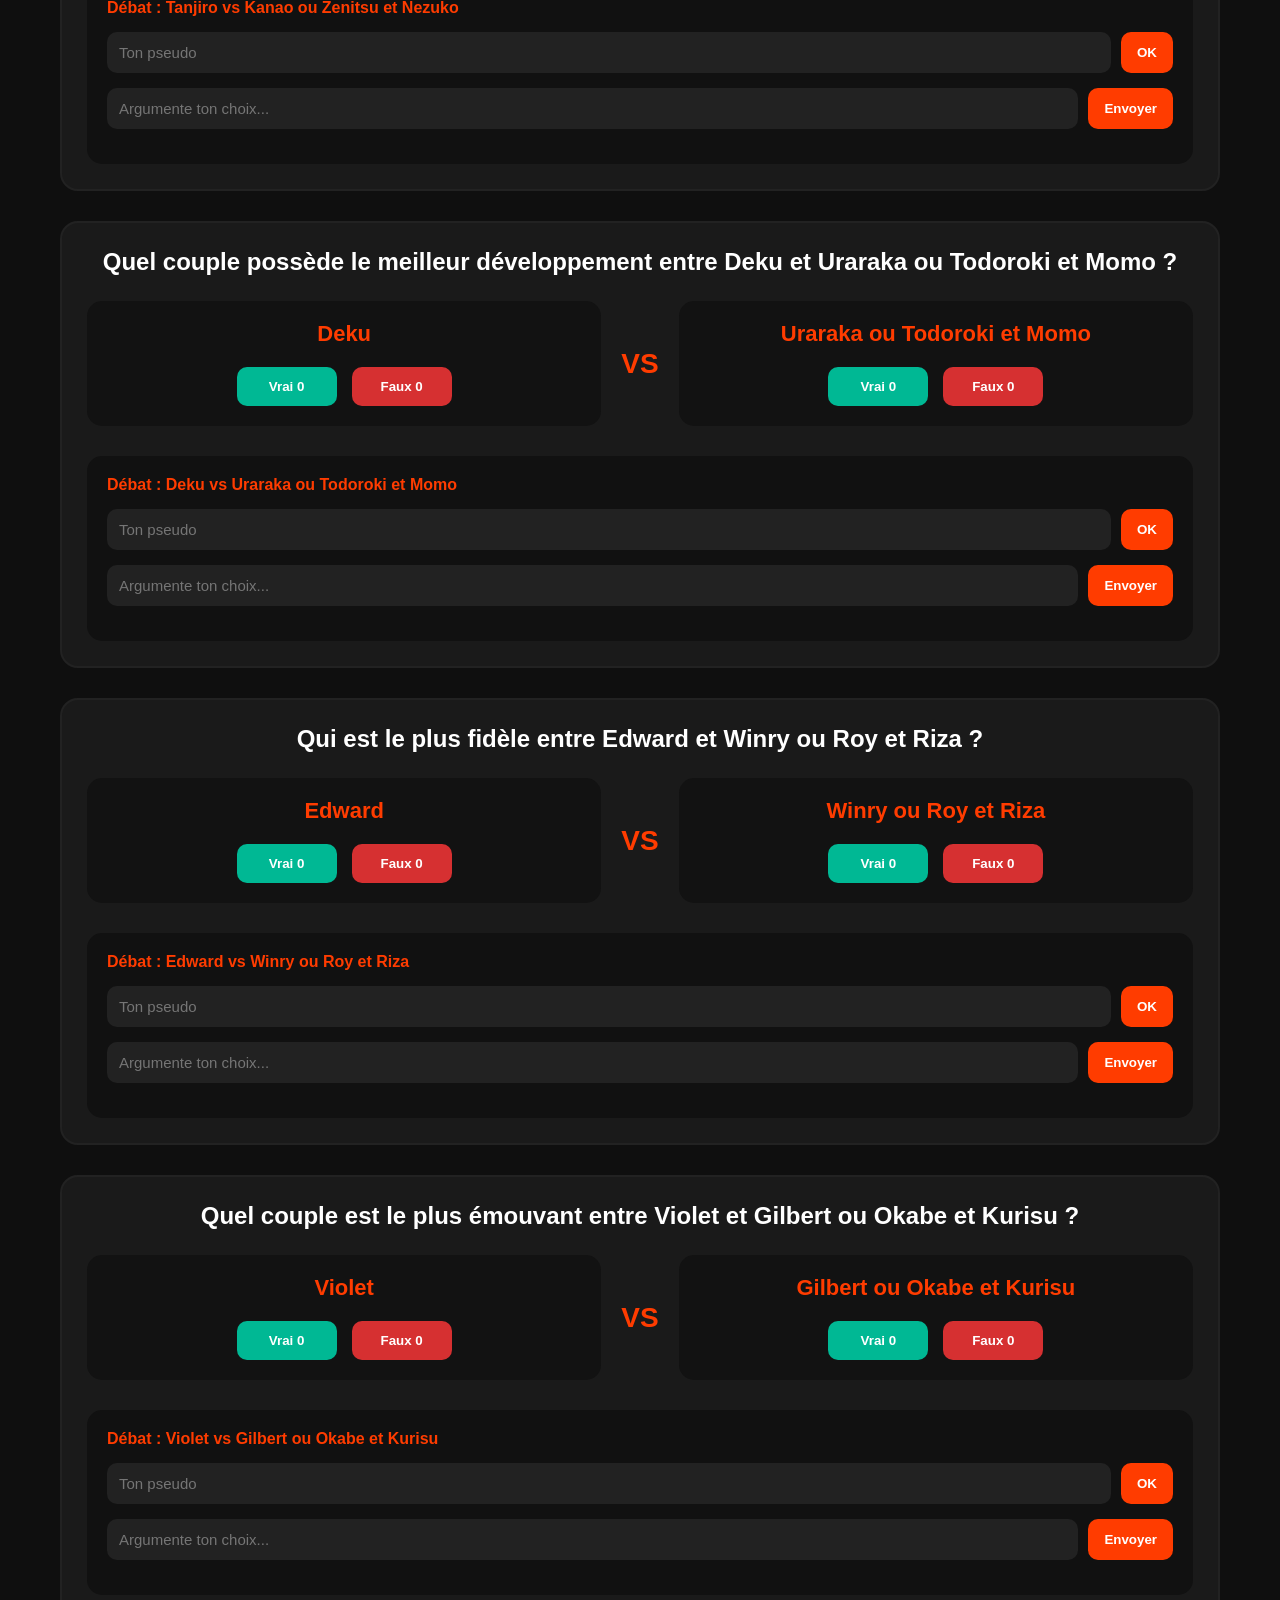
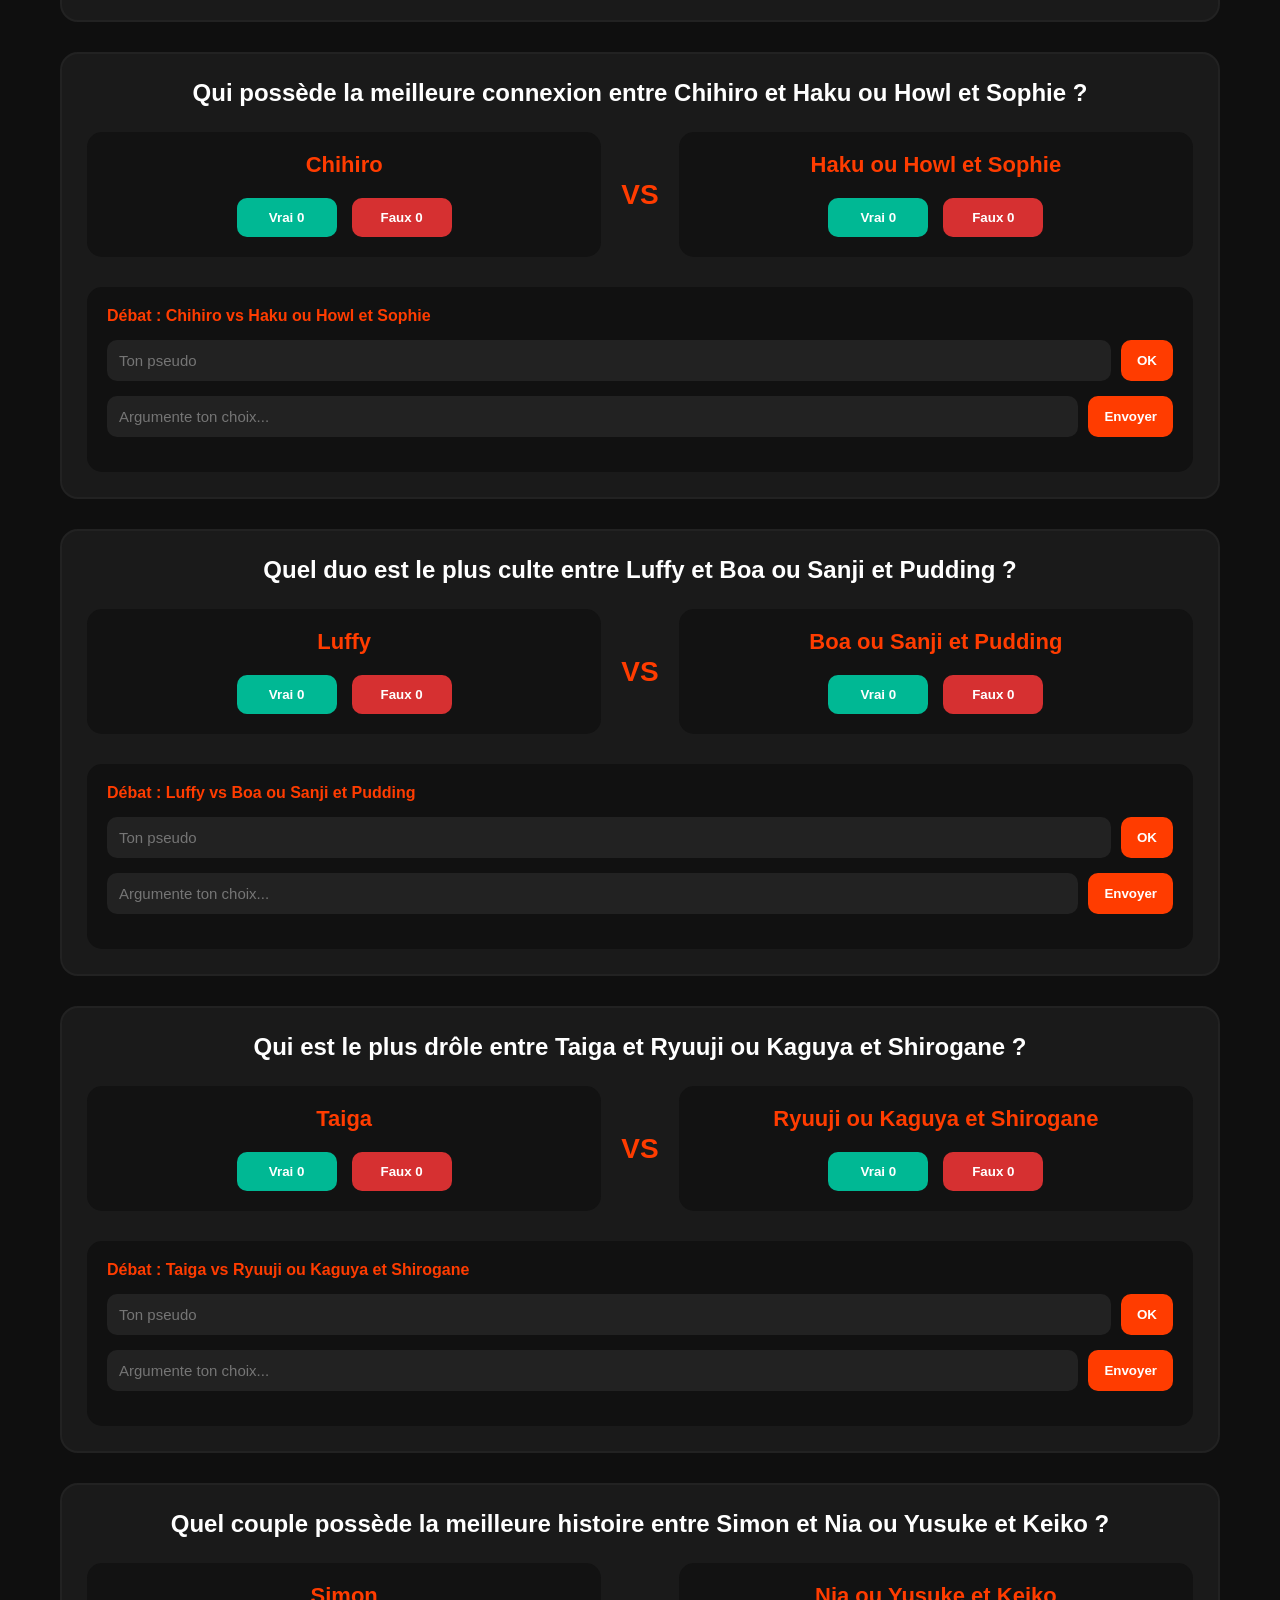
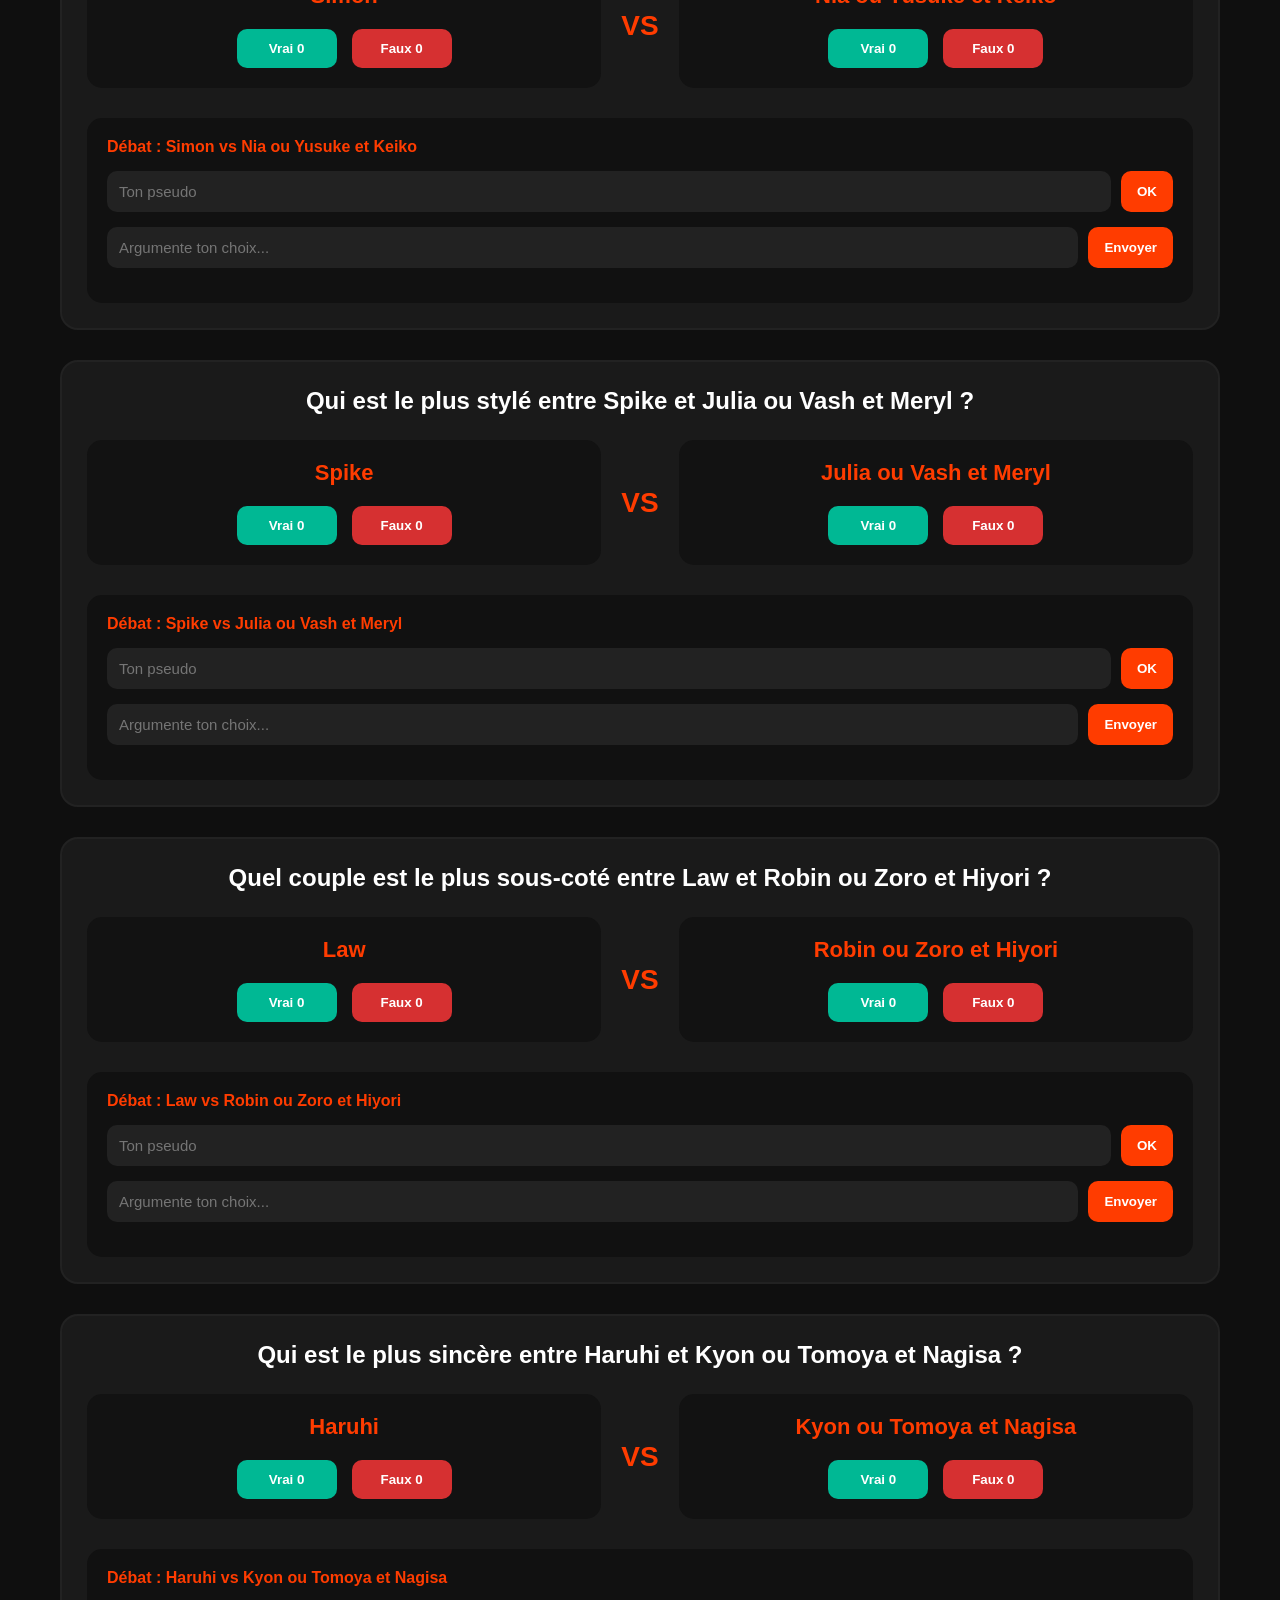
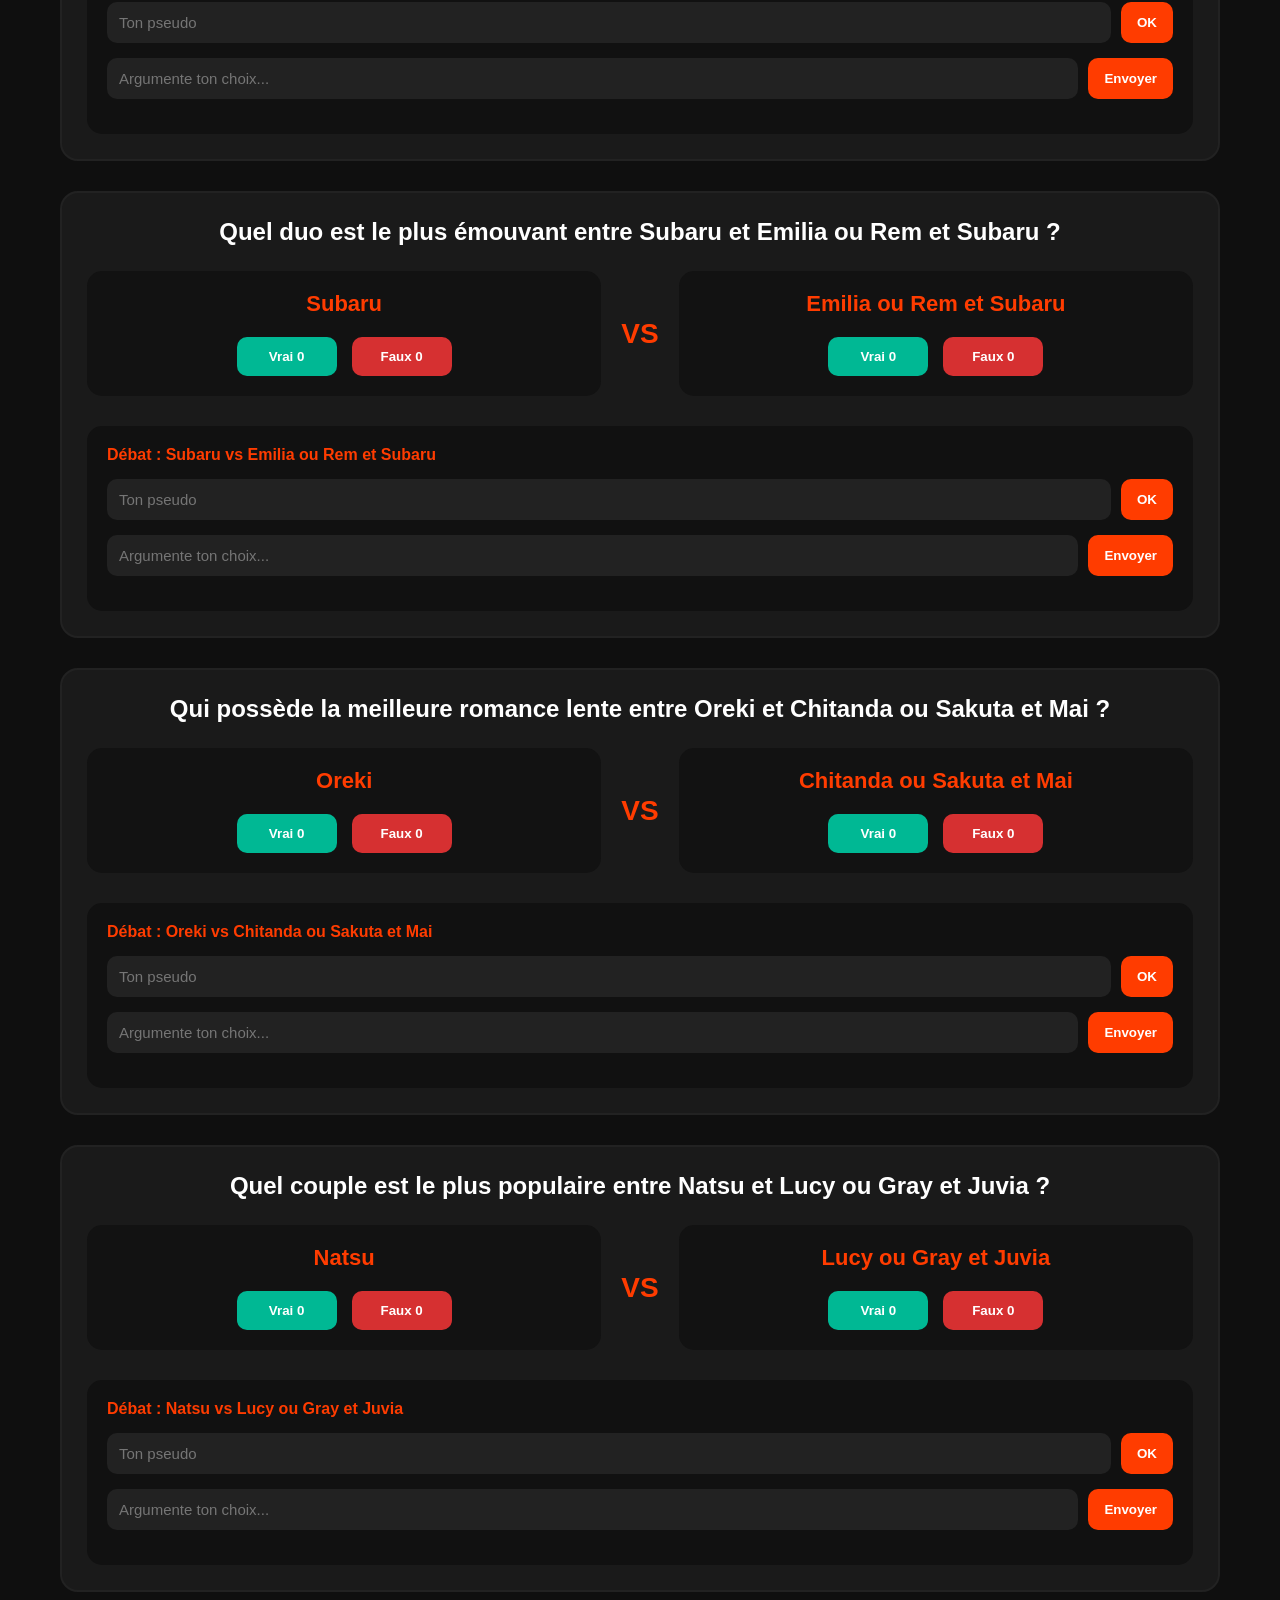
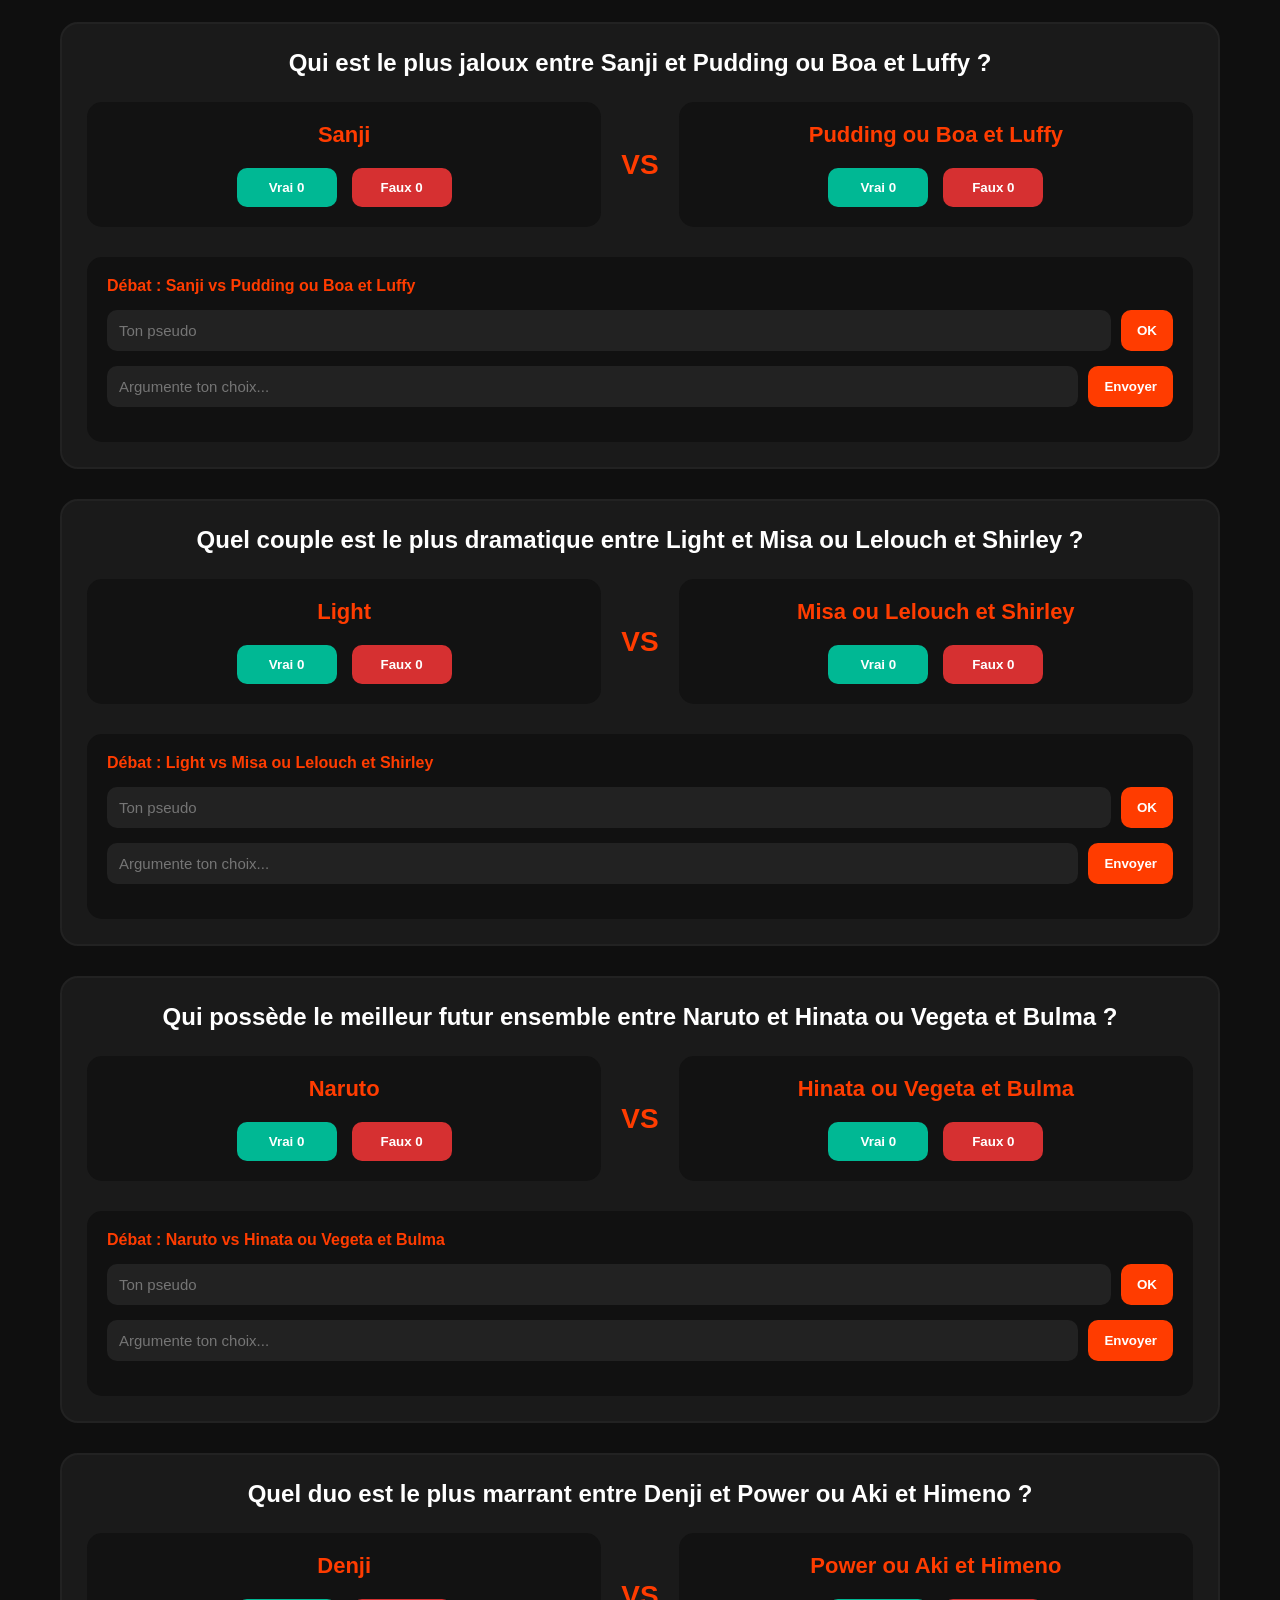
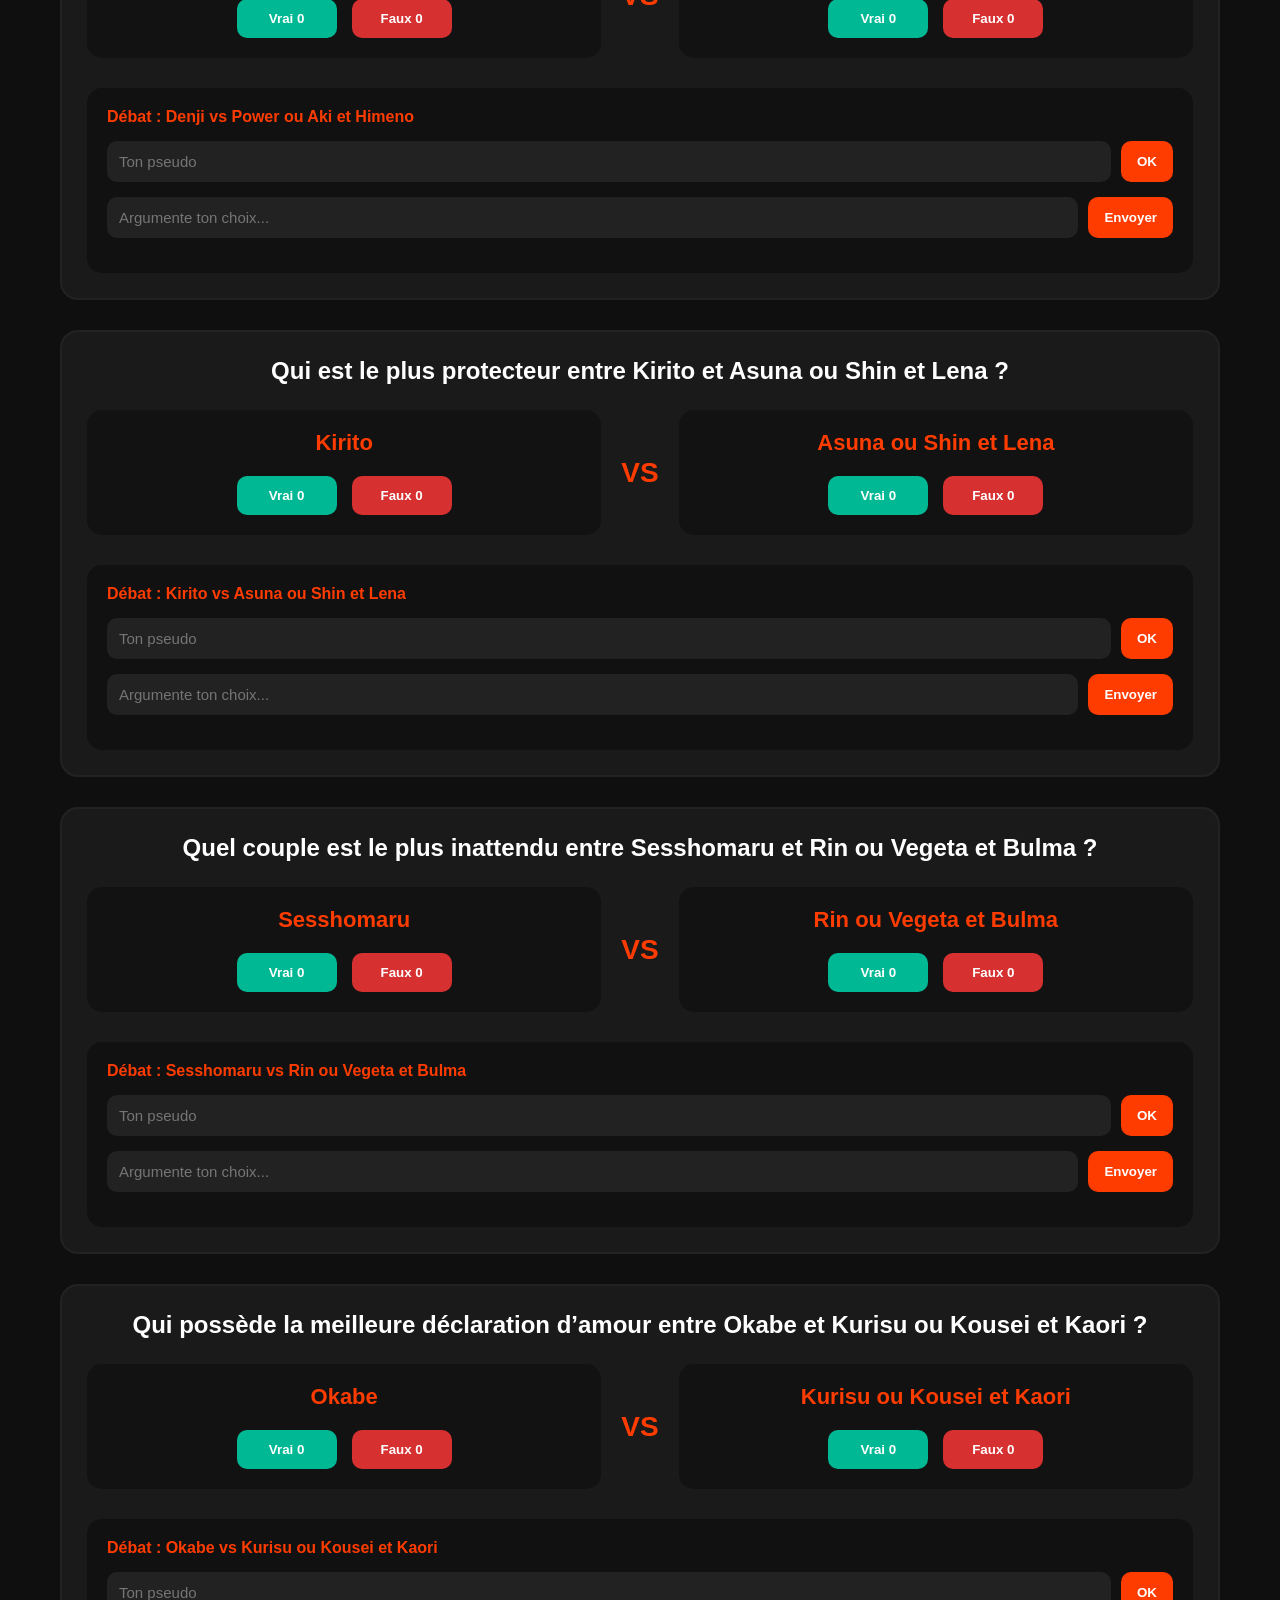
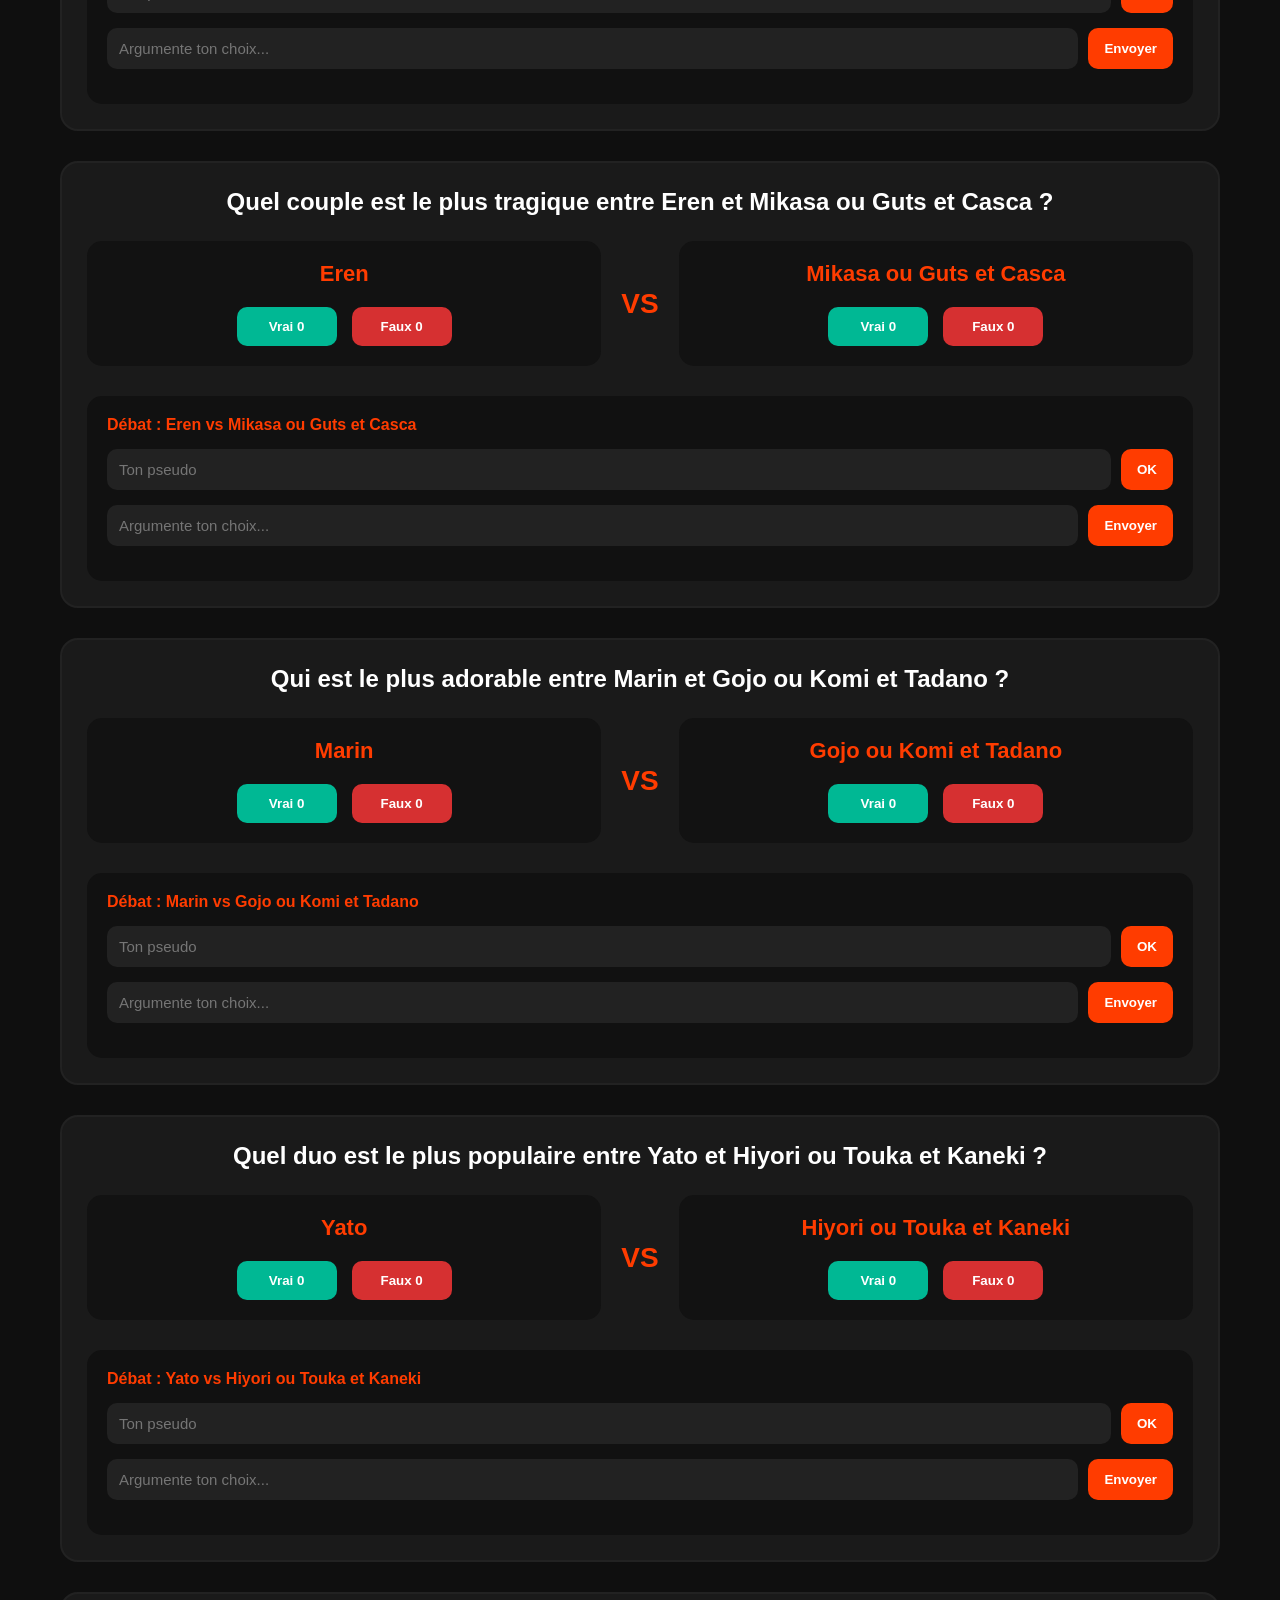
<file: romance.html>
<!DOCTYPE html>
<html lang="fr">
<head>
<meta charset="UTF-8">
<meta name="viewport" content="width=device-width, initial-scale=1.0">
<title>Romance - Sekai Clash</title>
<link rel="stylesheet" href="romance.css">
</head>
<body>

<nav class="navbar">
<div class="nav-container">
<a href="accueil.html" class="nav-logo">Sekai<span>Clash</span></a>
</div>
</nav>

<main class="container">
<a href="page2.html" class="back-btn">← Retour</a>
<h1 class="page-title">Romance <span>Clashs</span></h1>
<p class="page-subtitle">Les meilleurs couples anime.</p>
<div class="clash-list" id="clash-list"></div>
</main>

<script>
const debates = [
"Quel couple est le plus iconique entre Naruto et Hinata ou Sasuke et Sakura ?",
"Quel couple possède la meilleure alchimie entre Ichigo et Orihime ou Rukia et Renji ?",
"Qui est le plus romantique entre Kirito et Asuna ou Zero Two et Hiro ?",
"Quel duo est le plus touchant entre Tomoya et Nagisa ou Kousei et Kaori ?",
"Quel couple est le plus drôle entre Loid et Yor ou Gojo et Utahime ?",
"Qui possède la meilleure relation entre Eren et Mikasa ou Armin et Annie ?",
"Quel couple est le plus tragique entre Guts et Casca ou Lelouch et C.C ?",
"Qui a la meilleure complicité entre Inuyasha et Kagome ou Miroku et Sango ?",
"Quel duo est le plus populaire entre Shinichi et Ran ou Conan et Haibara ?",
"Qui est le plus mignon entre Tanjiro et Kanao ou Zenitsu et Nezuko ?",
"Quel couple possède le meilleur développement entre Deku et Uraraka ou Todoroki et Momo ?",
"Qui est le plus fidèle entre Edward et Winry ou Roy et Riza ?",
"Quel couple est le plus émouvant entre Violet et Gilbert ou Okabe et Kurisu ?",
"Qui possède la meilleure connexion entre Chihiro et Haku ou Howl et Sophie ?",
"Quel duo est le plus culte entre Luffy et Boa ou Sanji et Pudding ?",
"Qui est le plus drôle entre Taiga et Ryuuji ou Kaguya et Shirogane ?",
"Quel couple possède la meilleure histoire entre Simon et Nia ou Yusuke et Keiko ?",
"Qui est le plus stylé entre Spike et Julia ou Vash et Meryl ?",
"Quel couple est le plus sous-coté entre Law et Robin ou Zoro et Hiyori ?",
"Qui est le plus sincère entre Haruhi et Kyon ou Tomoya et Nagisa ?",
"Quel duo est le plus émouvant entre Subaru et Emilia ou Rem et Subaru ?",
"Qui possède la meilleure romance lente entre Oreki et Chitanda ou Sakuta et Mai ?",
"Quel couple est le plus populaire entre Natsu et Lucy ou Gray et Juvia ?",
"Qui est le plus jaloux entre Sanji et Pudding ou Boa et Luffy ?",
"Quel couple est le plus dramatique entre Light et Misa ou Lelouch et Shirley ?",
"Qui possède le meilleur futur ensemble entre Naruto et Hinata ou Vegeta et Bulma ?",
"Quel duo est le plus marrant entre Denji et Power ou Aki et Himeno ?",
"Qui est le plus protecteur entre Kirito et Asuna ou Shin et Lena ?",
"Quel couple est le plus inattendu entre Sesshomaru et Rin ou Vegeta et Bulma ?",
"Qui possède la meilleure déclaration d’amour entre Okabe et Kurisu ou Kousei et Kaori ?",
"Quel couple est le plus tragique entre Eren et Mikasa ou Guts et Casca ?",
"Qui est le plus adorable entre Marin et Gojo ou Komi et Tadano ?",
"Quel duo est le plus populaire entre Yato et Hiyori ou Touka et Kaneki ?",
"Qui possède la meilleure chimie entre Loid et Yor ou Shin et Lena ?",
"Quel couple est le plus fort émotionnellement entre Subaru et Emilia ou Sakuta et Mai ?",
"Qui est le plus mémorable entre Edward et Winry ou Naruto et Hinata ?",
"Quel duo est le plus drôle entre Kaguya et Shirogane ou Taiga et Ryuuji ?",
"Qui possède la meilleure fin entre Tomoya et Nagisa ou Lelouch et C.C ?",
"Quel couple est le plus touchant entre Violet et Gilbert ou Chise et Elias ?",
"Qui est le plus équilibré entre Roy et Riza ou Mustang et Hawkeye ?",
"Quel duo possède la meilleure confiance entre Kirito et Asuna ou Shin et Lena ?",
"Qui est le plus romantique entre Howl et Sophie ou Haku et Chihiro ?",
"Quel couple est le plus populaire entre Rem et Subaru ou Emilia et Subaru ?",
"Qui possède la meilleure évolution entre Hinata et Naruto ou Orihime et Ichigo ?",
"Quel duo est le plus inattendu entre Sanji et Pudding ou Sesshomaru et Rin ?",
"Qui est le plus sincère entre Kousei et Kaori ou Tomoya et Nagisa ?",
"Quel couple est le plus culte entre Guts et Casca ou Inuyasha et Kagome ?",
"Qui possède la meilleure romance anime entre Okabe et Kurisu ou Sakuta et Mai ?",
"Quel duo est le plus attachant entre Loid et Yor ou Anya et Damian ?",
"Qui est le meilleur couple anime entre Naruto et Hinata ou Kirito et Asuna ?"
];
 const list = document.getElementById("clash-list");

    let votes = {};
    let comments = {};
    let userReactions = {};
    let username = sessionStorage.getItem("username") || "";
    let commentIdCounter = 0;

    debates.forEach((debate, index) => {

      const parts = debate.match(/entre\s+(.+?)\s+et\s+(.+?)\s*\?/i);

      const fighter1 = parts ? parts[1].trim() : "Personnage 1";
      const fighter2 = parts ? parts[2].trim() : "Personnage 2";

      votes[index] = {
        f1True:0,
        f1False:0,
        f2True:0,
        f2False:0,
        hasVoted:{}
      };

      comments[index] = [];
      userReactions[index] = {};

      list.innerHTML += `

        <div class="clash-card">

          <div class="clash-question">
            <h3>${debate}</h3>
          </div>

          <div class="clash-versus">

            <div class="fighter">

              <h4>${fighter1}</h4>

              <div class="vote-buttons">

                <button class="vote-btn true-btn"
                onclick="voteFighter(${index},1,'true')">

                  Vrai
                  <span id="f1t-${index}">0</span>

                </button>

                <button class="vote-btn false-btn"
                onclick="voteFighter(${index},1,'false')">

                  Faux
                  <span id="f1f-${index}">0</span>

                </button>

              </div>

            </div>

            <div class="vs">VS</div>

            <div class="fighter">

              <h4>${fighter2}</h4>

              <div class="vote-buttons">

                <button class="vote-btn true-btn"
                onclick="voteFighter(${index},2,'true')">

                  Vrai
                  <span id="f2t-${index}">0</span>

                </button>

                <button class="vote-btn false-btn"
                onclick="voteFighter(${index},2,'false')">

                  Faux
                  <span id="f2f-${index}">0</span>

                </button>

              </div>

            </div>

          </div>

          <div class="comment-section">

            <div class="comment-header-title">
              Débat : ${fighter1} vs ${fighter2}
            </div>

            <div class="username-input">

              <input
                type="text"
                id="username-${index}"
                placeholder="Ton pseudo"
                maxlength="20"
                value="${username}"
              >

              <button
                class="save-name-btn"
                onclick="saveUsername(${index})"
              >
                OK
              </button>

            </div>

            <div class="comment-input">

              <input
                type="text"
                id="comment-${index}"
                placeholder="Argumente ton choix..."
                maxlength="200"
              >

              <button
                class="comment-btn"
                onclick="postComment(${index})"
              >
                Envoyer
              </button>

            </div>

            <div class="comments" id="comments-${index}"></div>

          </div>

        </div>

      `;
    });

    function saveUsername(debateId){

      const input = document.getElementById(`username-${debateId}`);

      username = input.value.trim();

      if(username){

        sessionStorage.setItem("username", username);

        input.disabled = true;

        document.querySelector(
          `#username-${debateId} + button`
        ).textContent = "✓";
      }
    }

    function voteFighter(debateId, fighter, type){

      const key =
      `f${fighter}${type.charAt(0).toUpperCase() + type.slice(1)}`;

      if(!votes[debateId].hasVoted){
        votes[debateId].hasVoted = {};
      }

      if(votes[debateId].hasVoted[fighter] === type){

        votes[debateId][key]--;

        delete votes[debateId].hasVoted[fighter];

      }else{

        if(votes[debateId].hasVoted[fighter]){

          const oldType = votes[debateId].hasVoted[fighter];

          const oldKey =
          `f${fighter}${oldType.charAt(0).toUpperCase() + oldType.slice(1)}`;

          votes[debateId][oldKey]--;
        }

        votes[debateId][key]++;

        votes[debateId].hasVoted[fighter] = type;
      }

      document.getElementById(`f1t-${debateId}`).textContent =
      votes[debateId].f1True;

      document.getElementById(`f1f-${debateId}`).textContent =
      votes[debateId].f1False;

      document.getElementById(`f2t-${debateId}`).textContent =
      votes[debateId].f2True;

      document.getElementById(`f2f-${debateId}`).textContent =
      votes[debateId].f2False;
    }

    function postComment(debateId){

      const input = document.getElementById(`comment-${debateId}`);

      const text = input.value.trim();

      const name =
      username ||
      document.getElementById(`username-${debateId}`).value.trim() ||
      "Anonyme";

      if(!username){

        username = name;

        sessionStorage.setItem("username", username);
      }

      if(text === "") return;

      const commentId = commentIdCounter++;

      comments[debateId].push({

        id:commentId,
        text:text,
        user:name,
        likes:0,
        dislikes:0

      });

      renderComments(debateId);

      input.value = "";
    }

    function renderComments(debateId){

      const commentsDiv =
      document.getElementById(`comments-${debateId}`);

      commentsDiv.innerHTML = "";

      comments[debateId].forEach(comment => {

        const userReact =
        userReactions[debateId]?.[comment.id];

        commentsDiv.innerHTML += `

          <div class="comment">

            <div class="comment-header">

              <span class="comment-user">
                ${comment.user}
              </span>

            </div>

            <p>${comment.text}</p>

            <div class="comment-actions">

              <button
                class="like-btn ${userReact === 'like' ? 'active' : ''}"
                onclick="reactComment(${debateId},${comment.id},'like')"
              >
                👍
                <span>${comment.likes}</span>
              </button>

              <button
                class="dislike-btn ${userReact === 'dislike' ? 'active' : ''}"
                onclick="reactComment(${debateId},${comment.id},'dislike')"
              >
                👎
                <span>${comment.dislikes}</span>
              </button>

            </div>

          </div>

        `;
      });
    }

    function reactComment(debateId, commentId, type){

      const comment =
      comments[debateId].find(c => c.id === commentId);

      if(!comment) return;

      if(!userReactions[debateId]){
        userReactions[debateId] = {};
      }

      const currentReact =
      userReactions[debateId][commentId];

      if(currentReact === type){

        if(type === "like"){
          comment.likes--;
        }else{
          comment.dislikes--;
        }

        delete userReactions[debateId][commentId];

      }else{

        if(currentReact === "like"){
          comment.likes--;
        }

        if(currentReact === "dislike"){
          comment.dislikes--;
        }

        if(type === "like"){
          comment.likes++;
        }else{
          comment.dislikes++;
        }

        userReactions[debateId][commentId] = type;
      }

      renderComments(debateId);
    }

  </script>

</body>
</html>
</file>
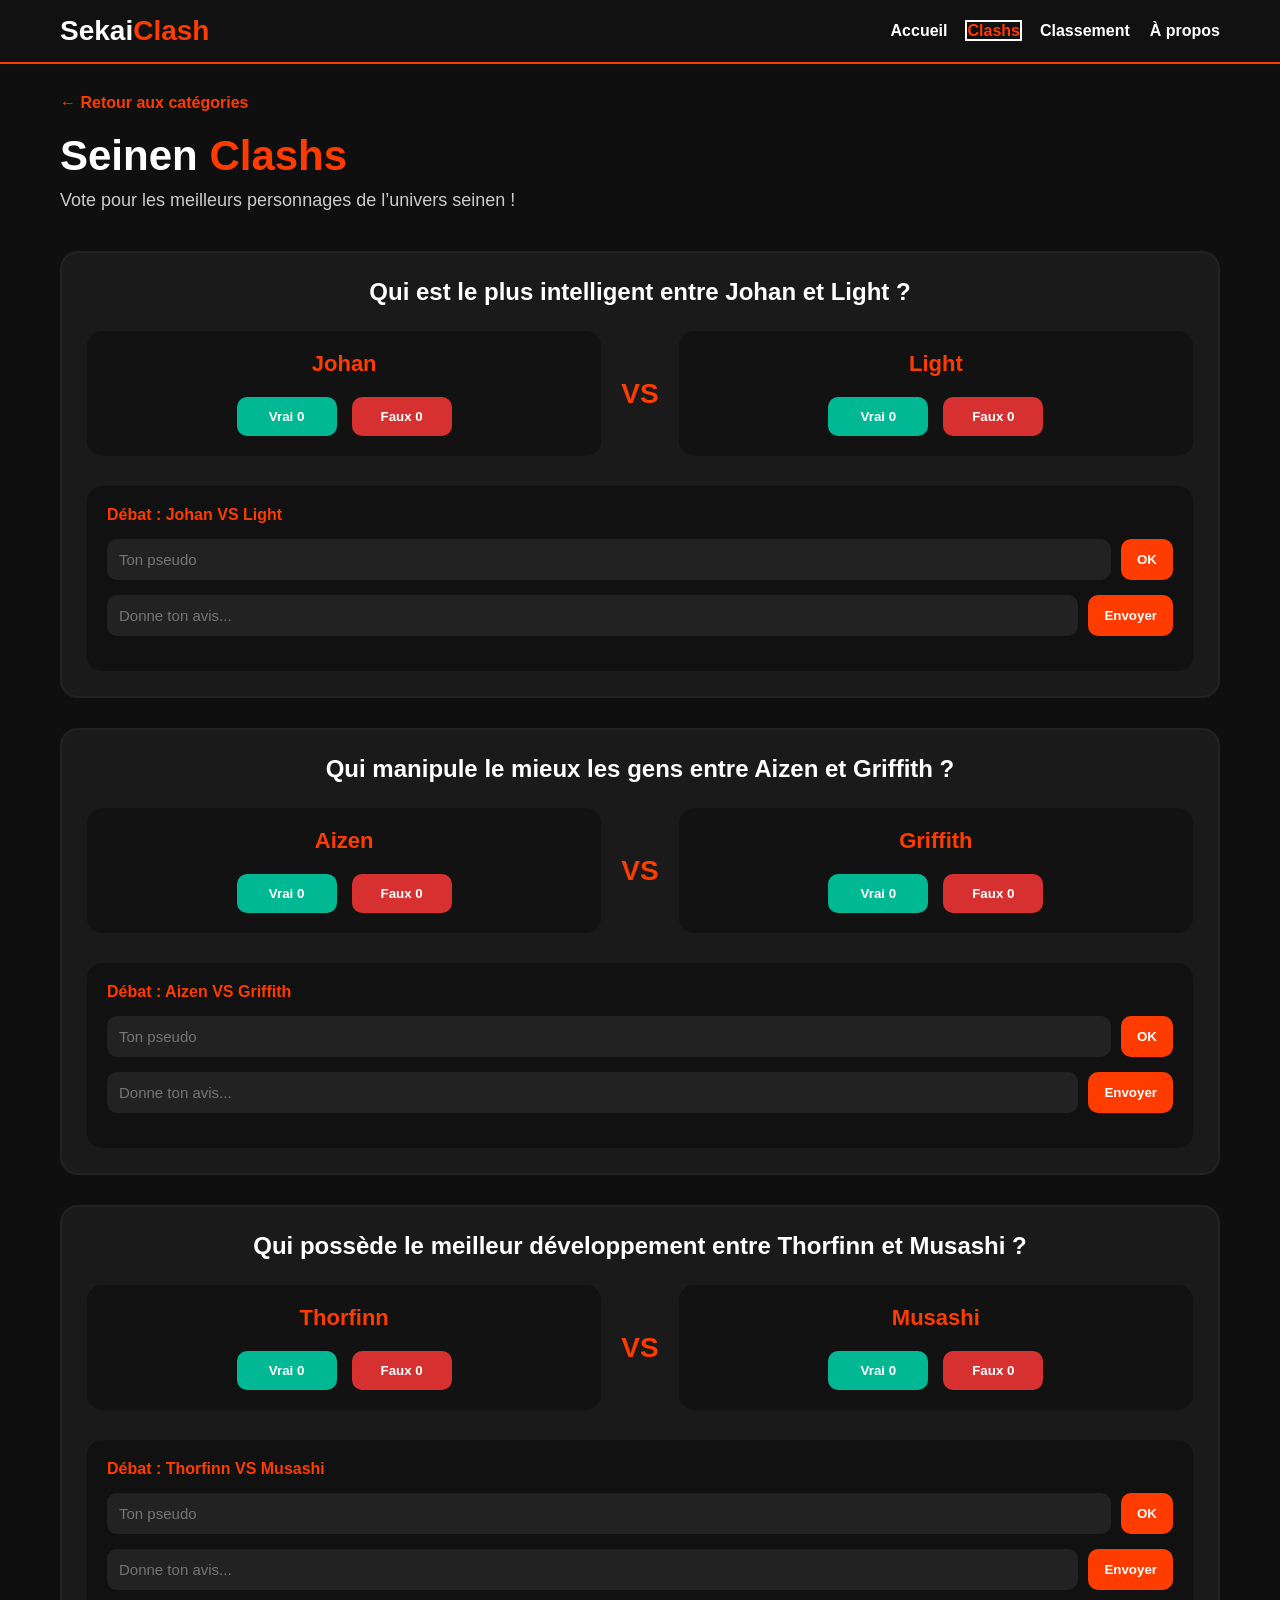
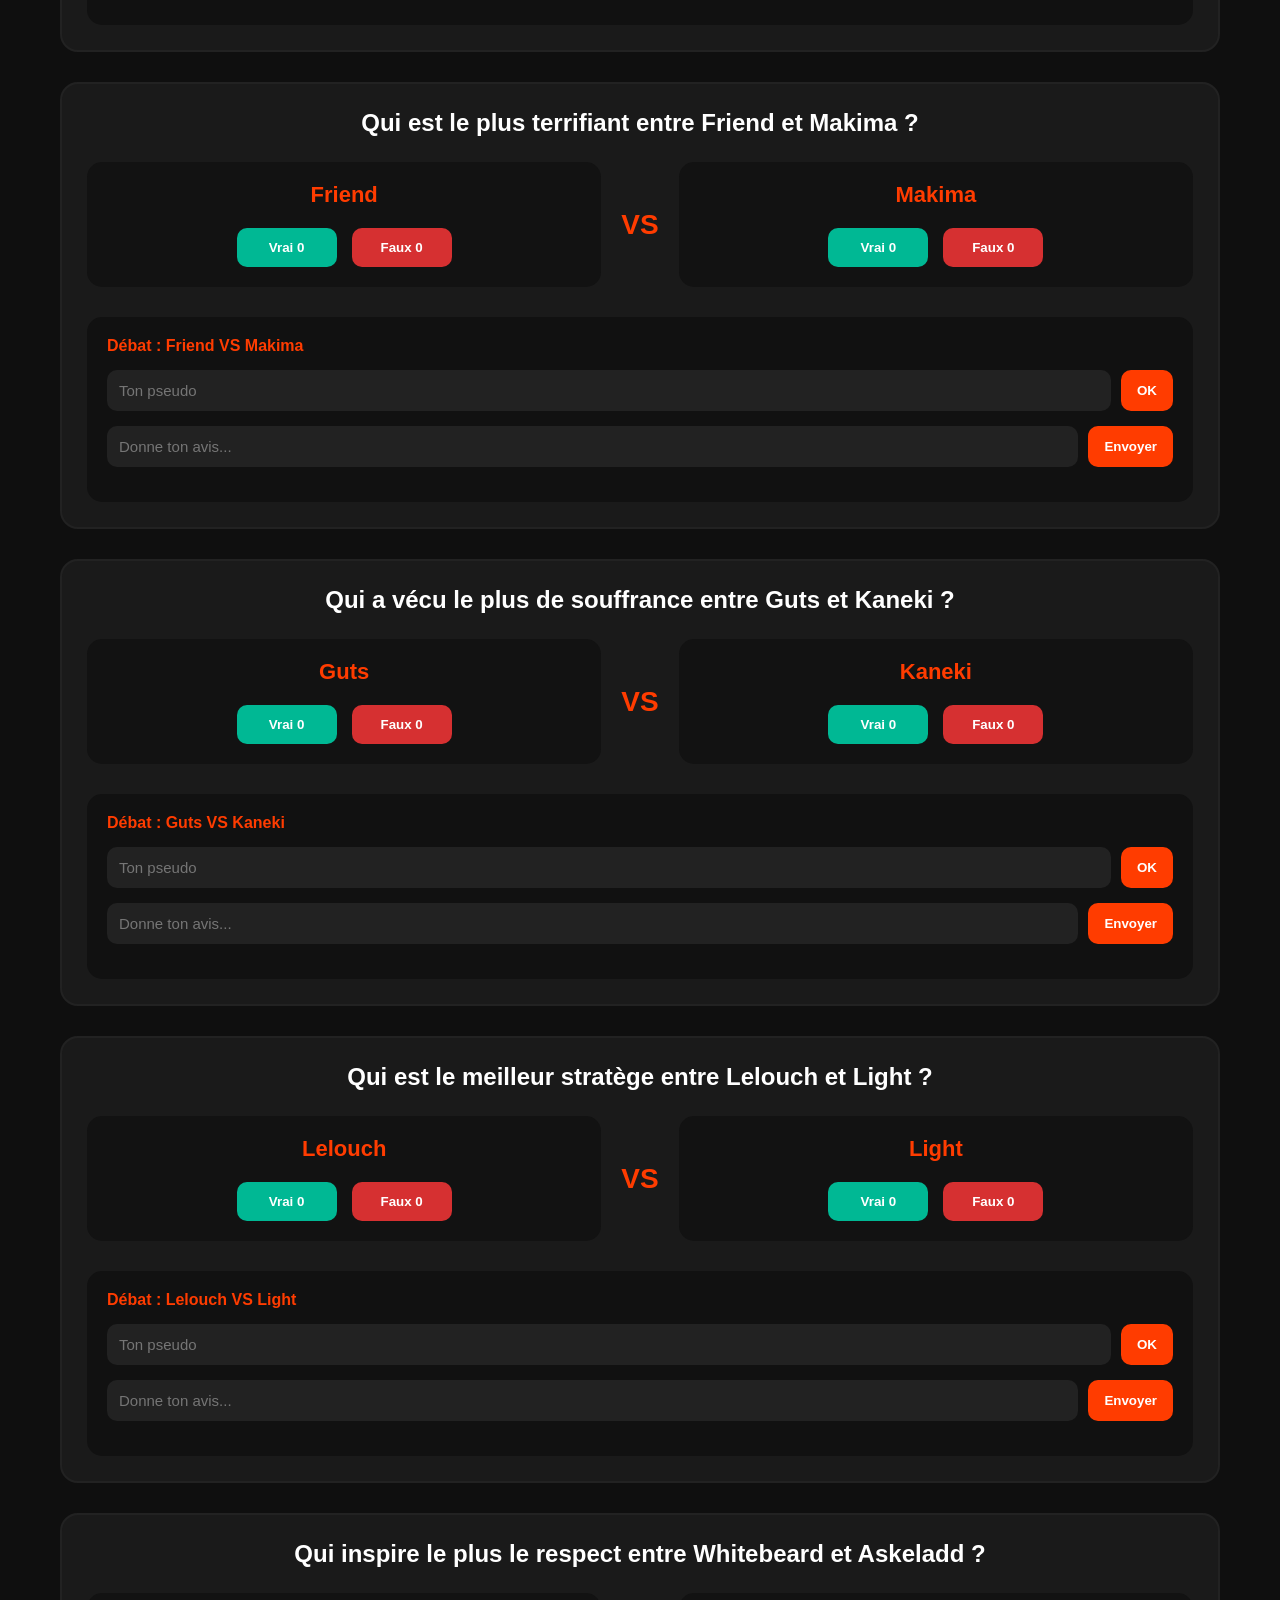
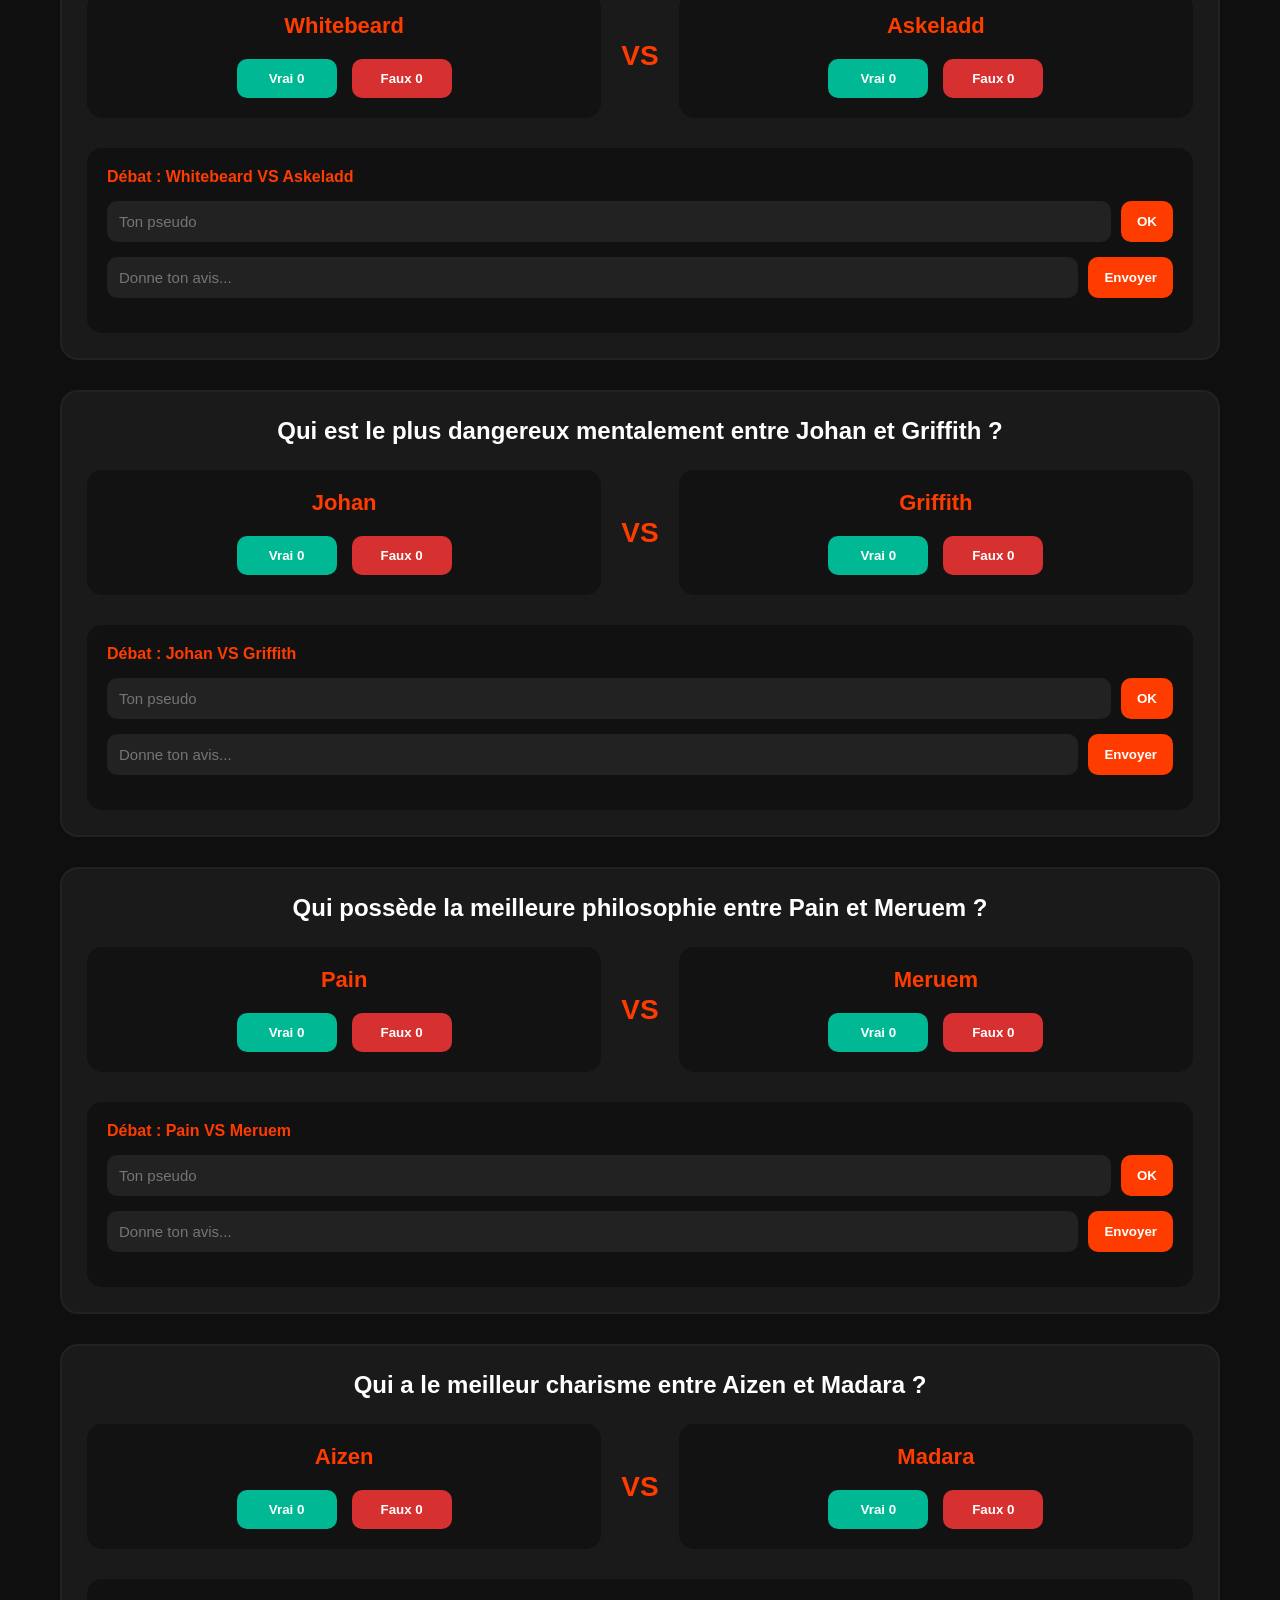
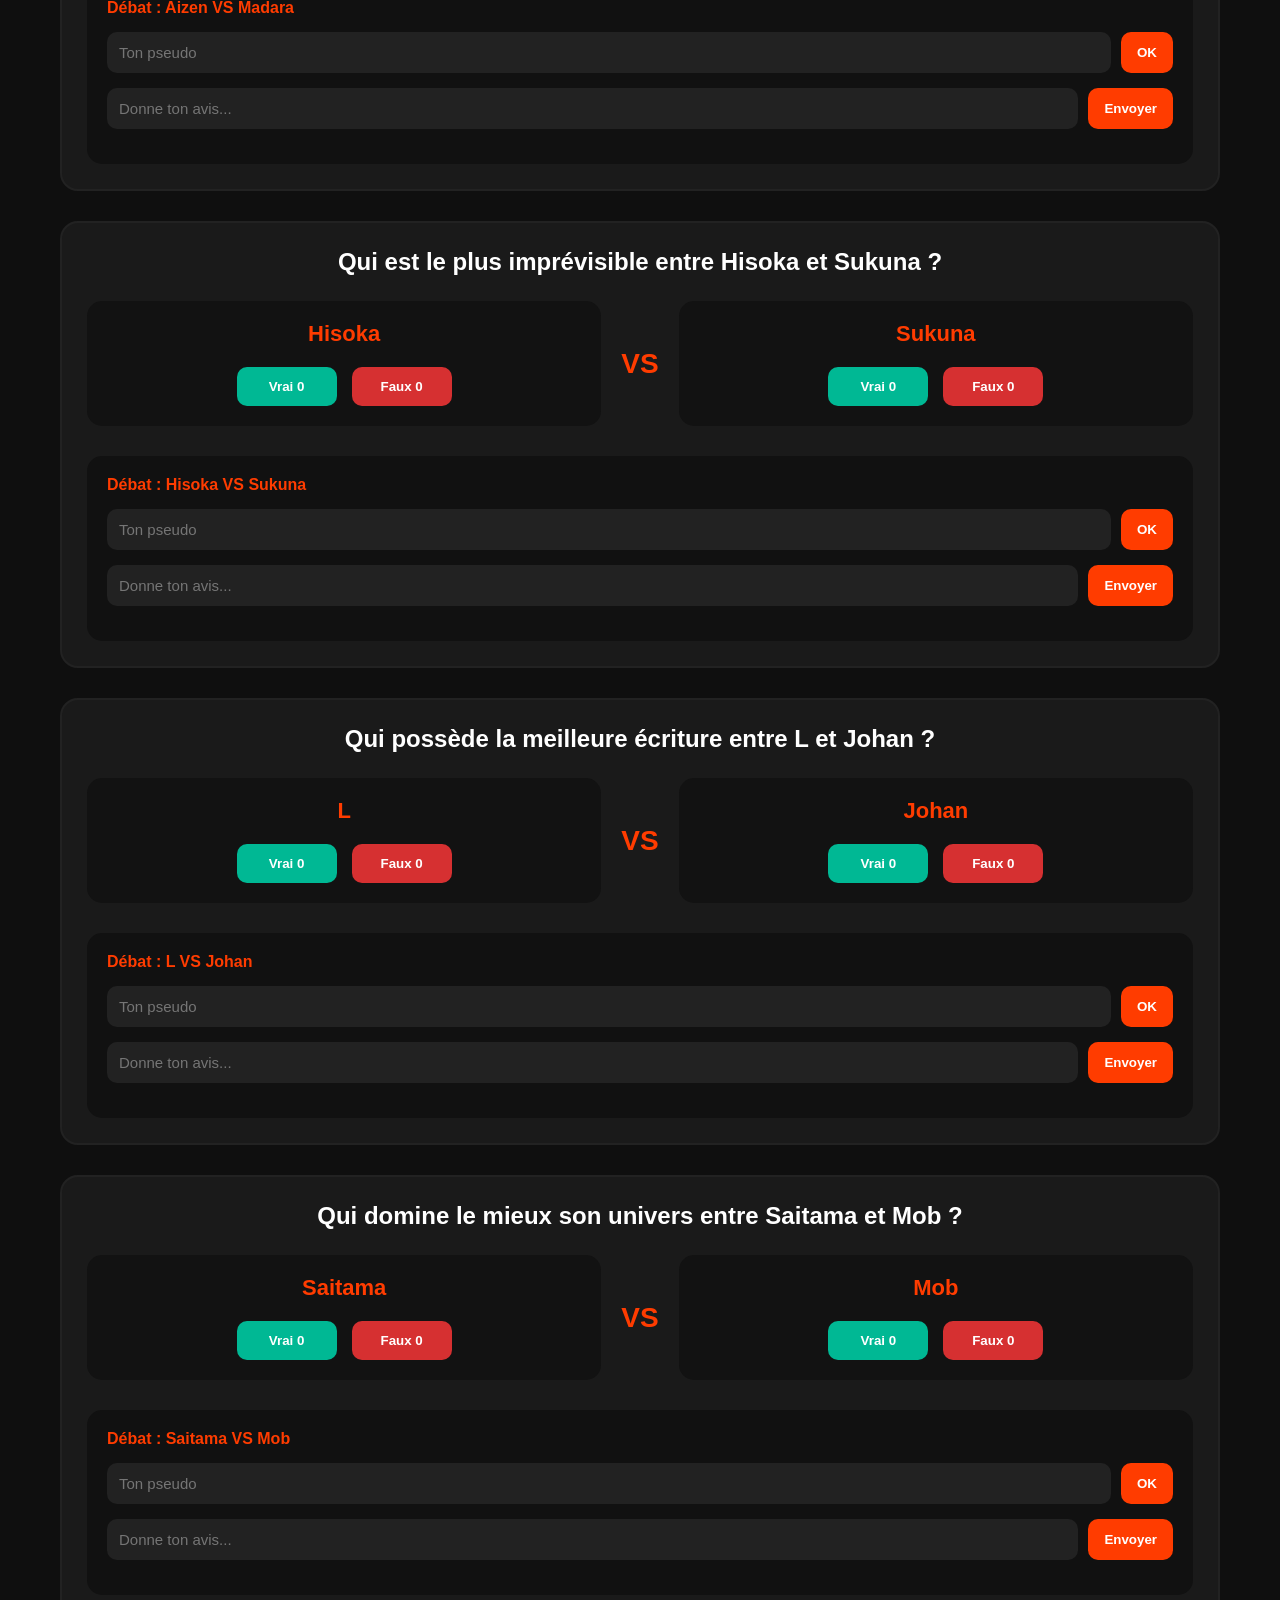
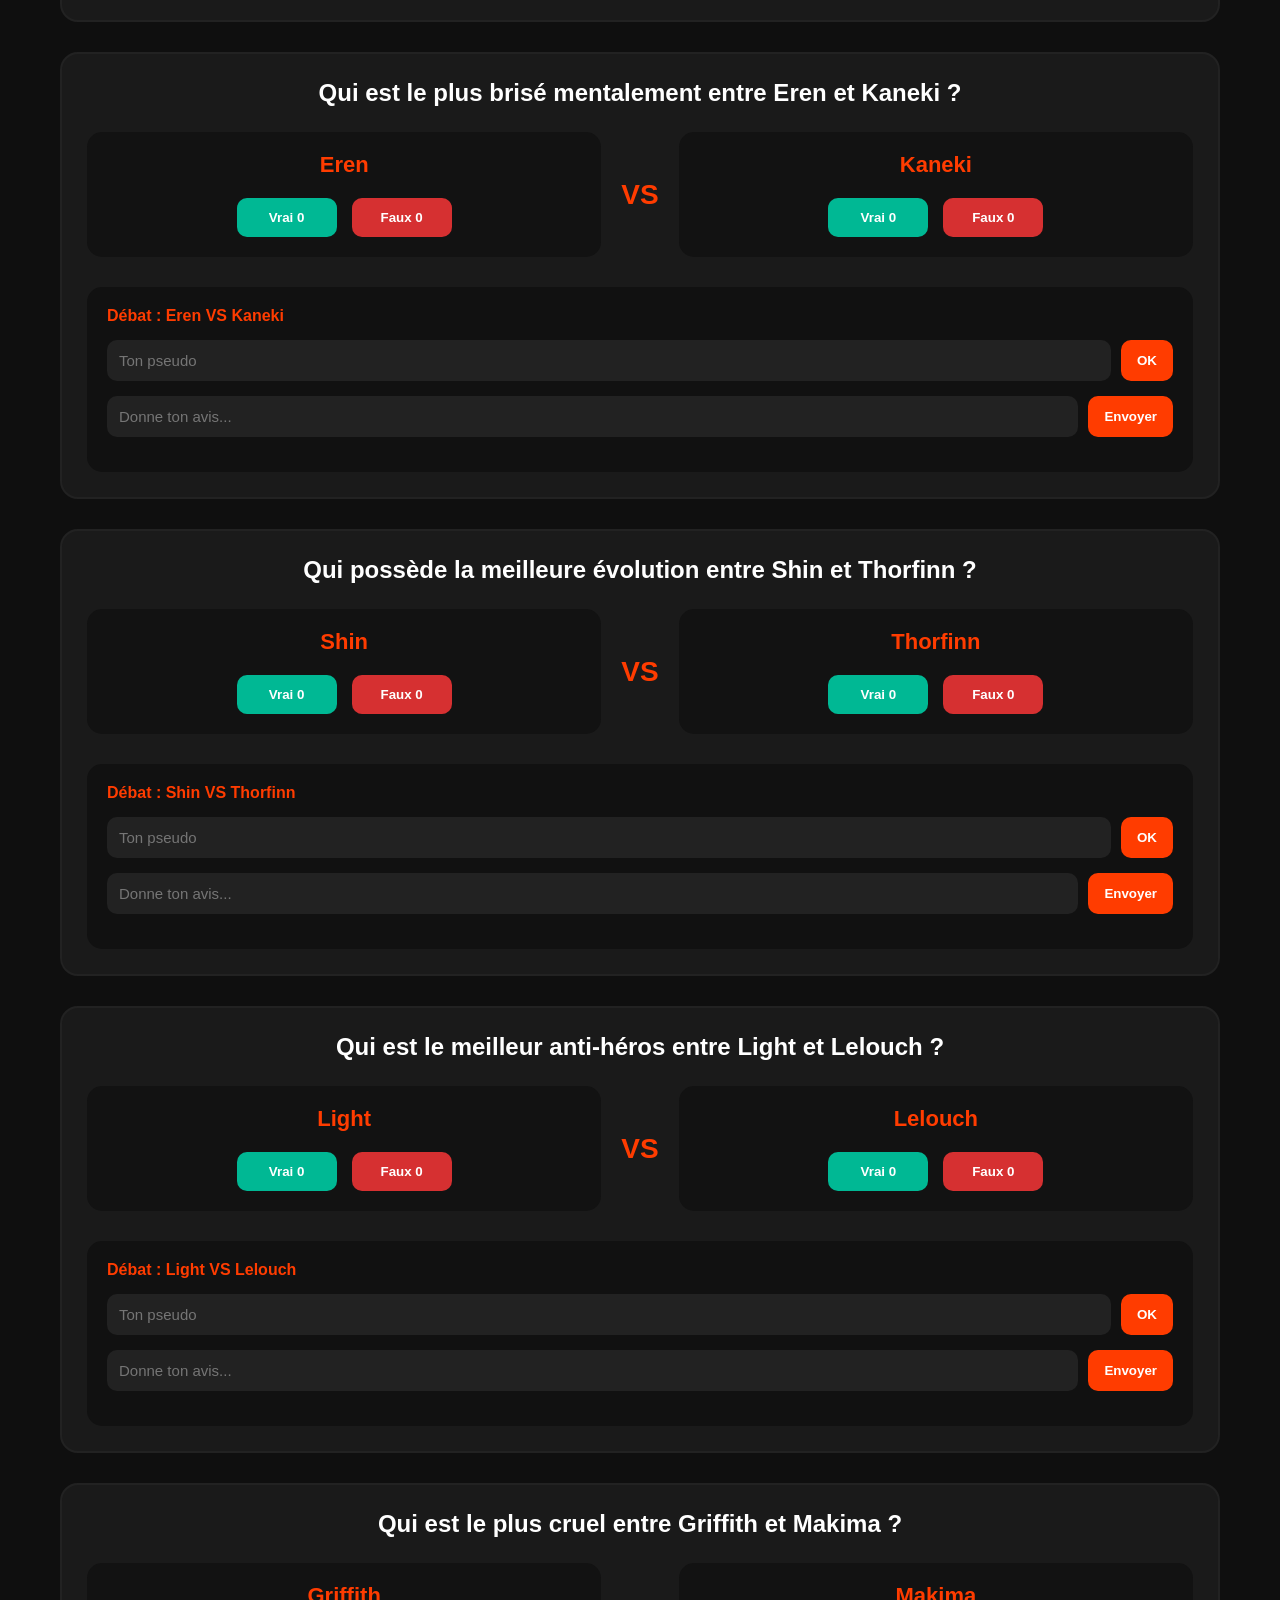
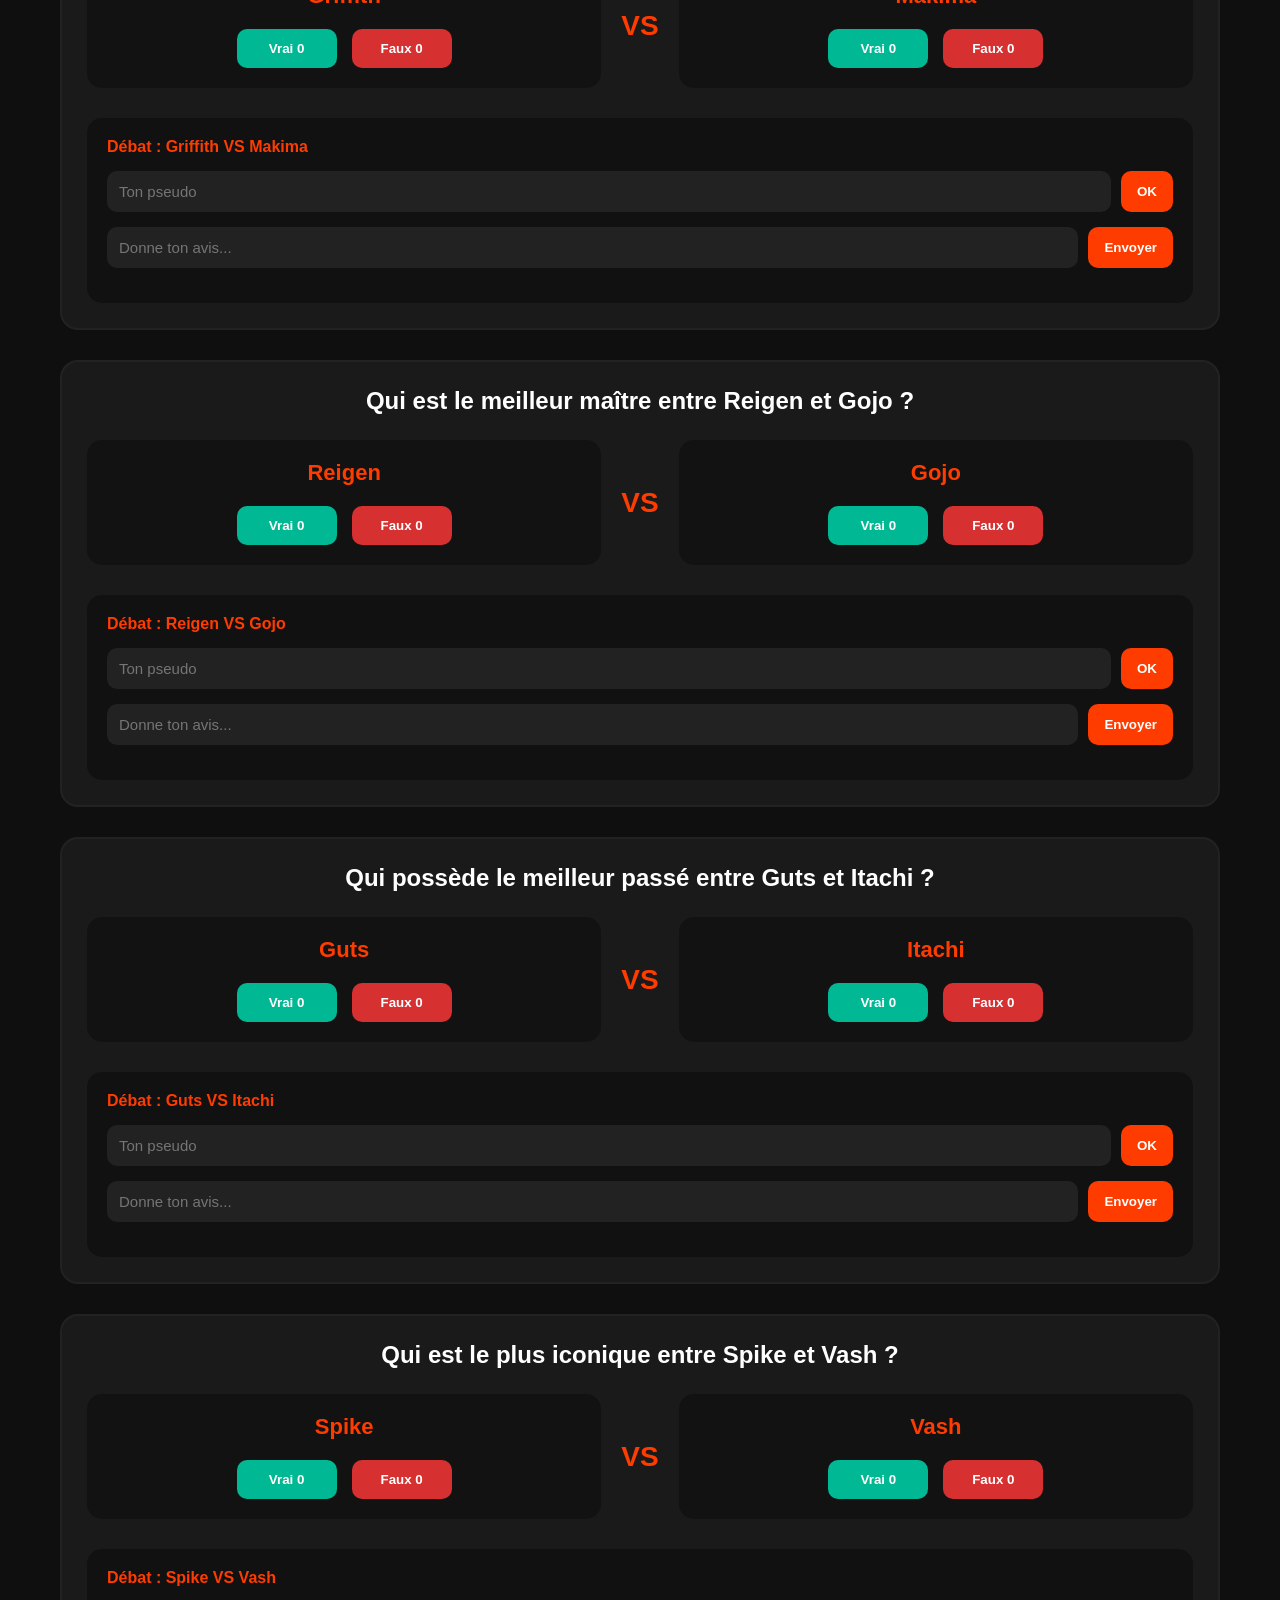
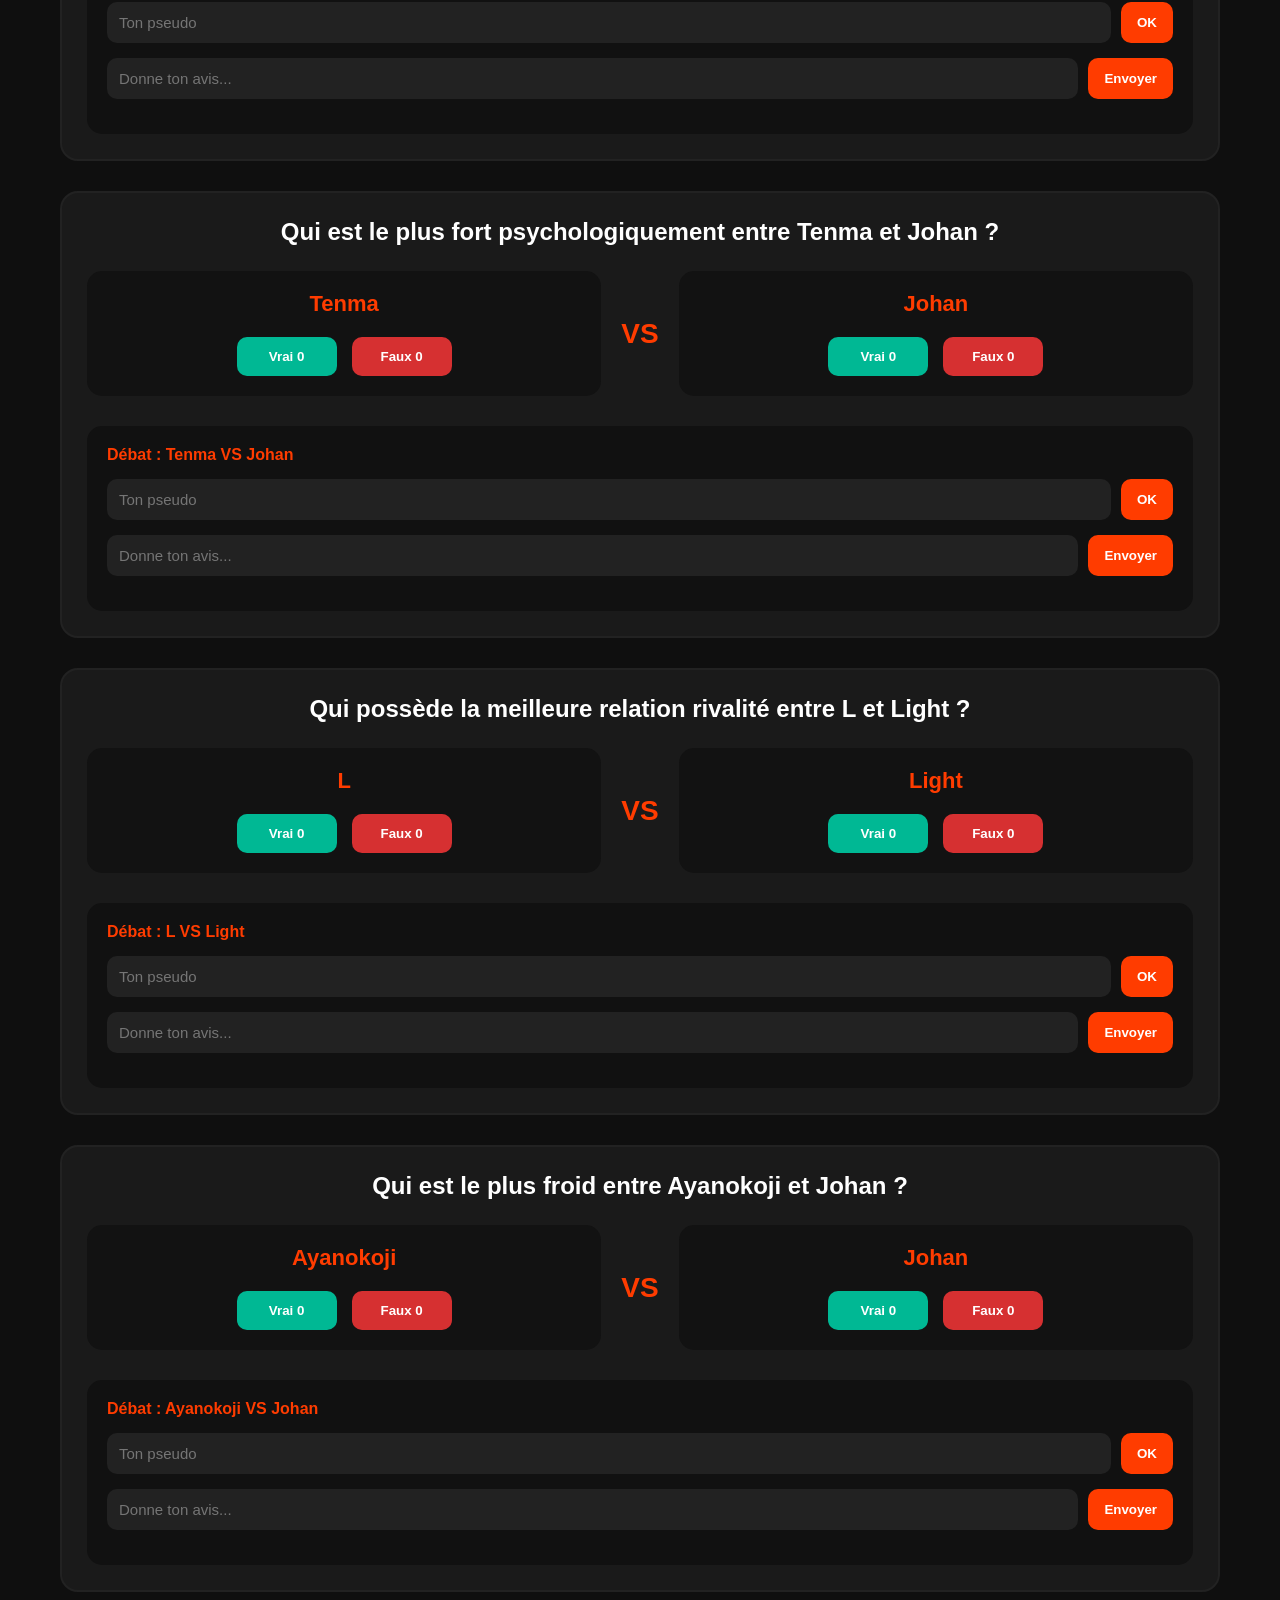
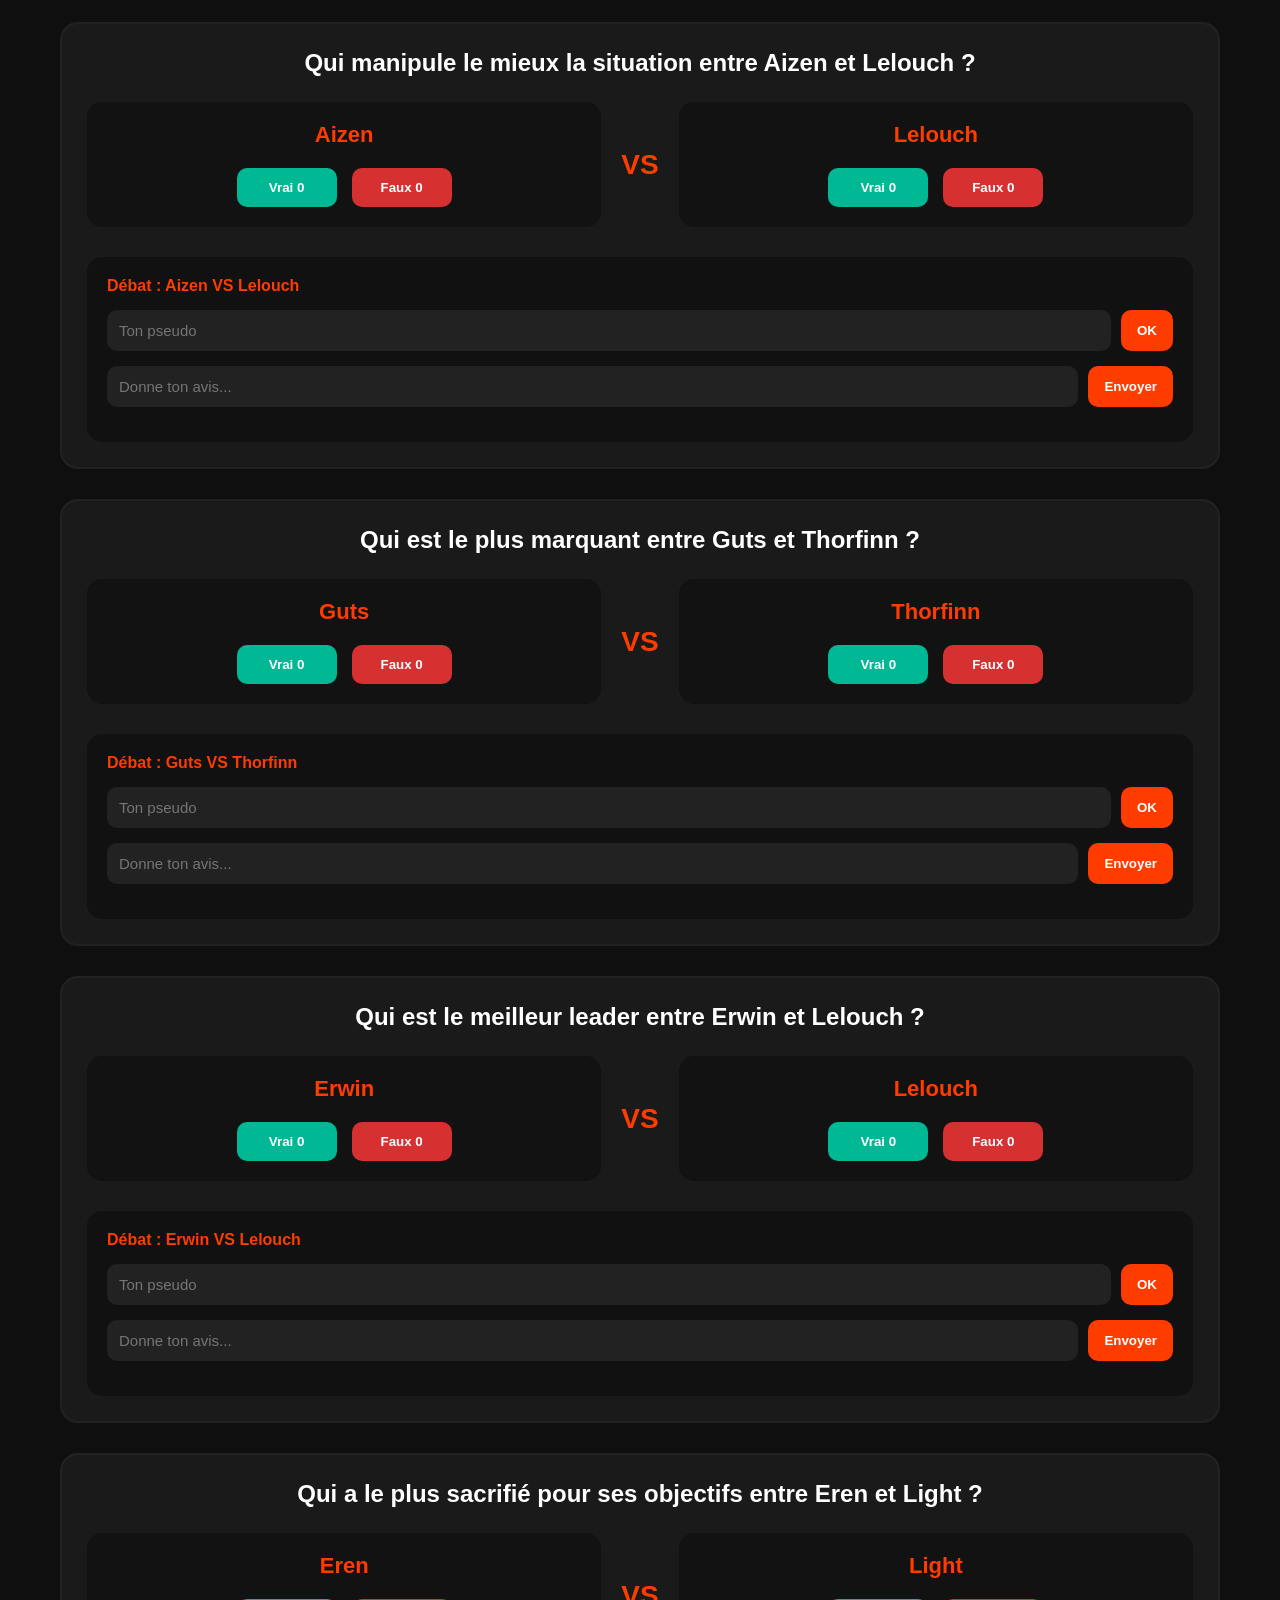
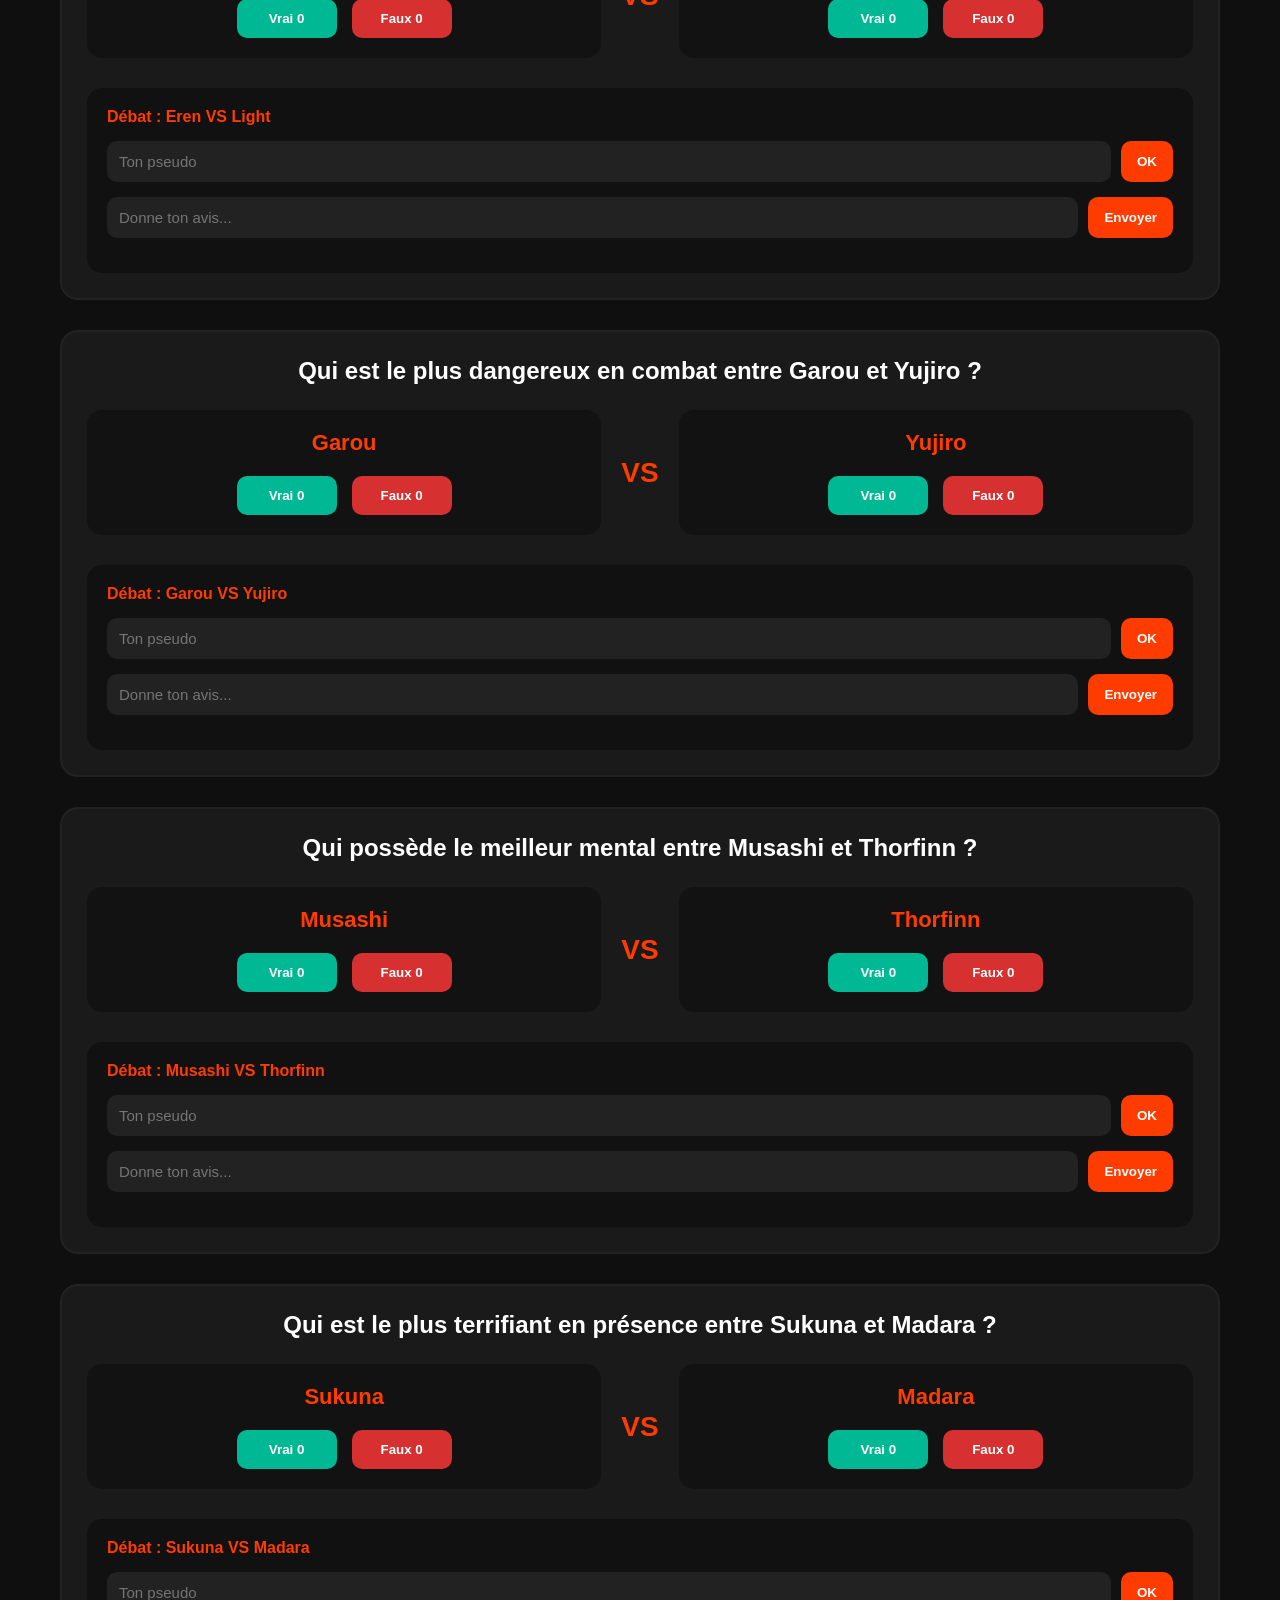
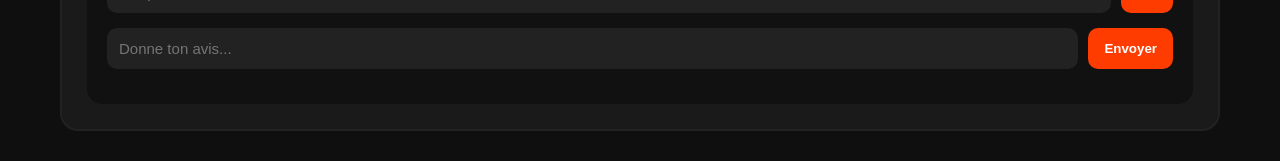
<file: seinen.html>
<!DOCTYPE html>
<html lang="fr">
<head>
  <meta charset="UTF-8">
  <meta name="viewport" content="width=device-width, initial-scale=1.0">
  <title>Seinen - Sekai Anime Clash</title>
  <link rel="stylesheet" href="seinen.css">
</head>
<body>

  <nav class="navbar">
    <div class="nav-container">
      <a href="accueil.html" class="nav-logo">Sekai<span>Clash</span></a>

      <input type="checkbox" id="nav-toggle" class="nav-toggle">
      <label for="nav-toggle" class="nav-hamburger">☰</label>

      <ul class="nav-menu">
        <li><a href="accueil.html">Accueil</a></li>
        <li><a href="page2.html" class="active">Clashs</a></li>
        <li><a href="classement.html">Classement</a></li>
        <li><a href="apropos.html">À propos</a></li>
      </ul>
    </div>
  </nav>

  <main class="container">

    <a href="page2.html" class="back-btn">← Retour aux catégories</a>

    <h1 class="page-title">
      Seinen <span>Clashs</span>
    </h1>

    <p class="page-subtitle">
      Vote pour les meilleurs personnages de l’univers seinen !
    </p>

    <div class="clash-list" id="clash-list"></div>

  </main>

  <script>

    const debates = [

      "Qui est le plus intelligent entre Johan et Light ?",
      "Qui manipule le mieux les gens entre Aizen et Griffith ?",
      "Qui possède le meilleur développement entre Thorfinn et Musashi ?",
      "Qui est le plus terrifiant entre Friend et Makima ?",
      "Qui a vécu le plus de souffrance entre Guts et Kaneki ?",
      "Qui est le meilleur stratège entre Lelouch et Light ?",
      "Qui inspire le plus le respect entre Whitebeard et Askeladd ?",
      "Qui est le plus dangereux mentalement entre Johan et Griffith ?",
      "Qui possède la meilleure philosophie entre Pain et Meruem ?",
      "Qui a le meilleur charisme entre Aizen et Madara ?",
      "Qui est le plus imprévisible entre Hisoka et Sukuna ?",
      "Qui possède la meilleure écriture entre L et Johan ?",
      "Qui domine le mieux son univers entre Saitama et Mob ?",
      "Qui est le plus brisé mentalement entre Eren et Kaneki ?",
      "Qui possède la meilleure évolution entre Shin et Thorfinn ?",
      "Qui est le meilleur anti-héros entre Light et Lelouch ?",
      "Qui est le plus cruel entre Griffith et Makima ?",
      "Qui est le meilleur maître entre Reigen et Gojo ?",
      "Qui possède le meilleur passé entre Guts et Itachi ?",
      "Qui est le plus iconique entre Spike et Vash ?",
      "Qui est le plus fort psychologiquement entre Tenma et Johan ?",
      "Qui possède la meilleure relation rivalité entre L et Light ?",
      "Qui est le plus froid entre Ayanokoji et Johan ?",
      "Qui manipule le mieux la situation entre Aizen et Lelouch ?",
      "Qui est le plus marquant entre Guts et Thorfinn ?",
      "Qui est le meilleur leader entre Erwin et Lelouch ?",
      "Qui a le plus sacrifié pour ses objectifs entre Eren et Light ?",
      "Qui est le plus dangereux en combat entre Garou et Yujiro ?",
      "Qui possède le meilleur mental entre Musashi et Thorfinn ?",
      "Qui est le plus terrifiant en présence entre Sukuna et Madara ?"

    ];

    const list = document.getElementById("clash-list");

    let votes = {};
    let comments = {};
    let userReactions = {};
    let username = sessionStorage.getItem("username") || "";
    let commentIdCounter = 0;

    debates.forEach((debate, index) => {

      const match = debate.match(/entre\s+(.+?)\s+et\s+(.+?)\s*\?/i);

      const fighter1 = match ? match[1].trim() : "Personnage 1";
      const fighter2 = match ? match[2].trim() : "Personnage 2";

      votes[index] = {
        f1True: 0,
        f1False: 0,
        f2True: 0,
        f2False: 0,
        hasVoted: {}
      };

      comments[index] = [];
      userReactions[index] = {};

      list.innerHTML += `

        <div class="clash-card">

          <div class="clash-question">
            <h3>${debate}</h3>
          </div>

          <div class="clash-versus">

            <div class="fighter">

              <h4>${fighter1}</h4>

              <div class="vote-buttons">

                <button class="vote-btn true-btn"
                  onclick="voteFighter(${index}, 1, 'true')">
                  Vrai <span id="f1t-${index}">0</span>
                </button>

                <button class="vote-btn false-btn"
                  onclick="voteFighter(${index}, 1, 'false')">
                  Faux <span id="f1f-${index}">0</span>
                </button>

              </div>

            </div>

            <div class="vs">VS</div>

            <div class="fighter">

              <h4>${fighter2}</h4>

              <div class="vote-buttons">

                <button class="vote-btn true-btn"
                  onclick="voteFighter(${index}, 2, 'true')">
                  Vrai <span id="f2t-${index}">0</span>
                </button>

                <button class="vote-btn false-btn"
                  onclick="voteFighter(${index}, 2, 'false')">
                  Faux <span id="f2f-${index}">0</span>
                </button>

              </div>

            </div>

          </div>

          <div class="comment-section">

            <div class="comment-header-title">
              Débat : ${fighter1} VS ${fighter2}
            </div>

            <div class="username-input">

              <input
                type="text"
                id="username-${index}"
                placeholder="Ton pseudo"
                maxlength="20"
                value="${username}"
              >

              <button
                class="save-name-btn"
                onclick="saveUsername(${index})">
                OK
              </button>

            </div>

            <div class="comment-input">

              <input
                type="text"
                id="comment-${index}"
                placeholder="Donne ton avis..."
                maxlength="200"
              >

              <button
                class="comment-btn"
                onclick="postComment(${index})">
                Envoyer
              </button>

            </div>

            <div class="comments" id="comments-${index}"></div>

          </div>

        </div>

      `;
    });

    function saveUsername(debateId) {

      const input = document.getElementById(`username-${debateId}`);

      username = input.value.trim();

      if (username) {

        sessionStorage.setItem("username", username);

        input.disabled = true;

        document.querySelector(
          `#username-${debateId} + button`
        ).textContent = "✓";
      }
    }

    function voteFighter(debateId, fighter, type) {

      const key =
        `f${fighter}${type.charAt(0).toUpperCase() + type.slice(1)}`;

      if (!votes[debateId].hasVoted) {
        votes[debateId].hasVoted = {};
      }

      if (votes[debateId].hasVoted[fighter] === type) {

        votes[debateId][key]--;

        delete votes[debateId].hasVoted[fighter];

      } else {

        if (votes[debateId].hasVoted[fighter]) {

          const oldType = votes[debateId].hasVoted[fighter];

          const oldKey =
            `f${fighter}${oldType.charAt(0).toUpperCase() + oldType.slice(1)}`;

          votes[debateId][oldKey]--;
        }

        votes[debateId][key]++;

        votes[debateId].hasVoted[fighter] = type;
      }

      document.getElementById(`f1t-${debateId}`).textContent =
        votes[debateId].f1True;

      document.getElementById(`f1f-${debateId}`).textContent =
        votes[debateId].f1False;

      document.getElementById(`f2t-${debateId}`).textContent =
        votes[debateId].f2True;

      document.getElementById(`f2f-${debateId}`).textContent =
        votes[debateId].f2False;
    }

    function postComment(debateId) {

      const input = document.getElementById(`comment-${debateId}`);

      const text = input.value.trim();

      const name =
        username ||
        document.getElementById(`username-${debateId}`).value.trim() ||
        "Anonyme";

      if (!username) {

        username = name;

        sessionStorage.setItem("username", username);
      }

      if (text === "") return;

      const commentId = commentIdCounter++;

      comments[debateId].push({
        id: commentId,
        text: text,
        user: name,
        likes: 0,
        dislikes: 0
      });

      renderComments(debateId);

      input.value = "";
    }

    function renderComments(debateId) {

      const commentsDiv =
        document.getElementById(`comments-${debateId}`);

      commentsDiv.innerHTML = "";

      comments[debateId].forEach(comment => {

        const userReact =
          userReactions[debateId]?.[comment.id];

        commentsDiv.innerHTML += `

          <div class="comment">

            <div class="comment-header">
              <span class="comment-user">${comment.user}</span>
            </div>

            <p>${comment.text}</p>

            <div class="comment-actions">

              <button
                class="like-btn ${userReact === 'like' ? 'active' : ''}"
                onclick="reactComment(${debateId}, ${comment.id}, 'like')">

                👍
                <span id="like-${debateId}-${comment.id}">
                  ${comment.likes}
                </span>

              </button>

              <button
                class="dislike-btn ${userReact === 'dislike' ? 'active' : ''}"
                onclick="reactComment(${debateId}, ${comment.id}, 'dislike')">

                👎
                <span id="dislike-${debateId}-${comment.id}">
                  ${comment.dislikes}
                </span>

              </button>

            </div>

          </div>

        `;
      });
    }

    function reactComment(debateId, commentId, type) {

      const comment =
        comments[debateId].find(c => c.id === commentId);

      if (!comment) return;

      if (!userReactions[debateId]) {
        userReactions[debateId] = {};
      }

      const currentReact =
        userReactions[debateId][commentId];

      if (currentReact === type) {

        if (type === "like") {
          comment.likes--;
        } else {
          comment.dislikes--;
        }

        delete userReactions[debateId][commentId];

      } else {

        if (currentReact === "like") {
          comment.likes--;
        }

        if (currentReact === "dislike") {
          comment.dislikes--;
        }

        if (type === "like") {
          comment.likes++;
        } else {
          comment.dislikes++;
        }

        userReactions[debateId][commentId] = type;
      }

      renderComments(debateId);
    }

  </script>

</body>
</html>
</file>
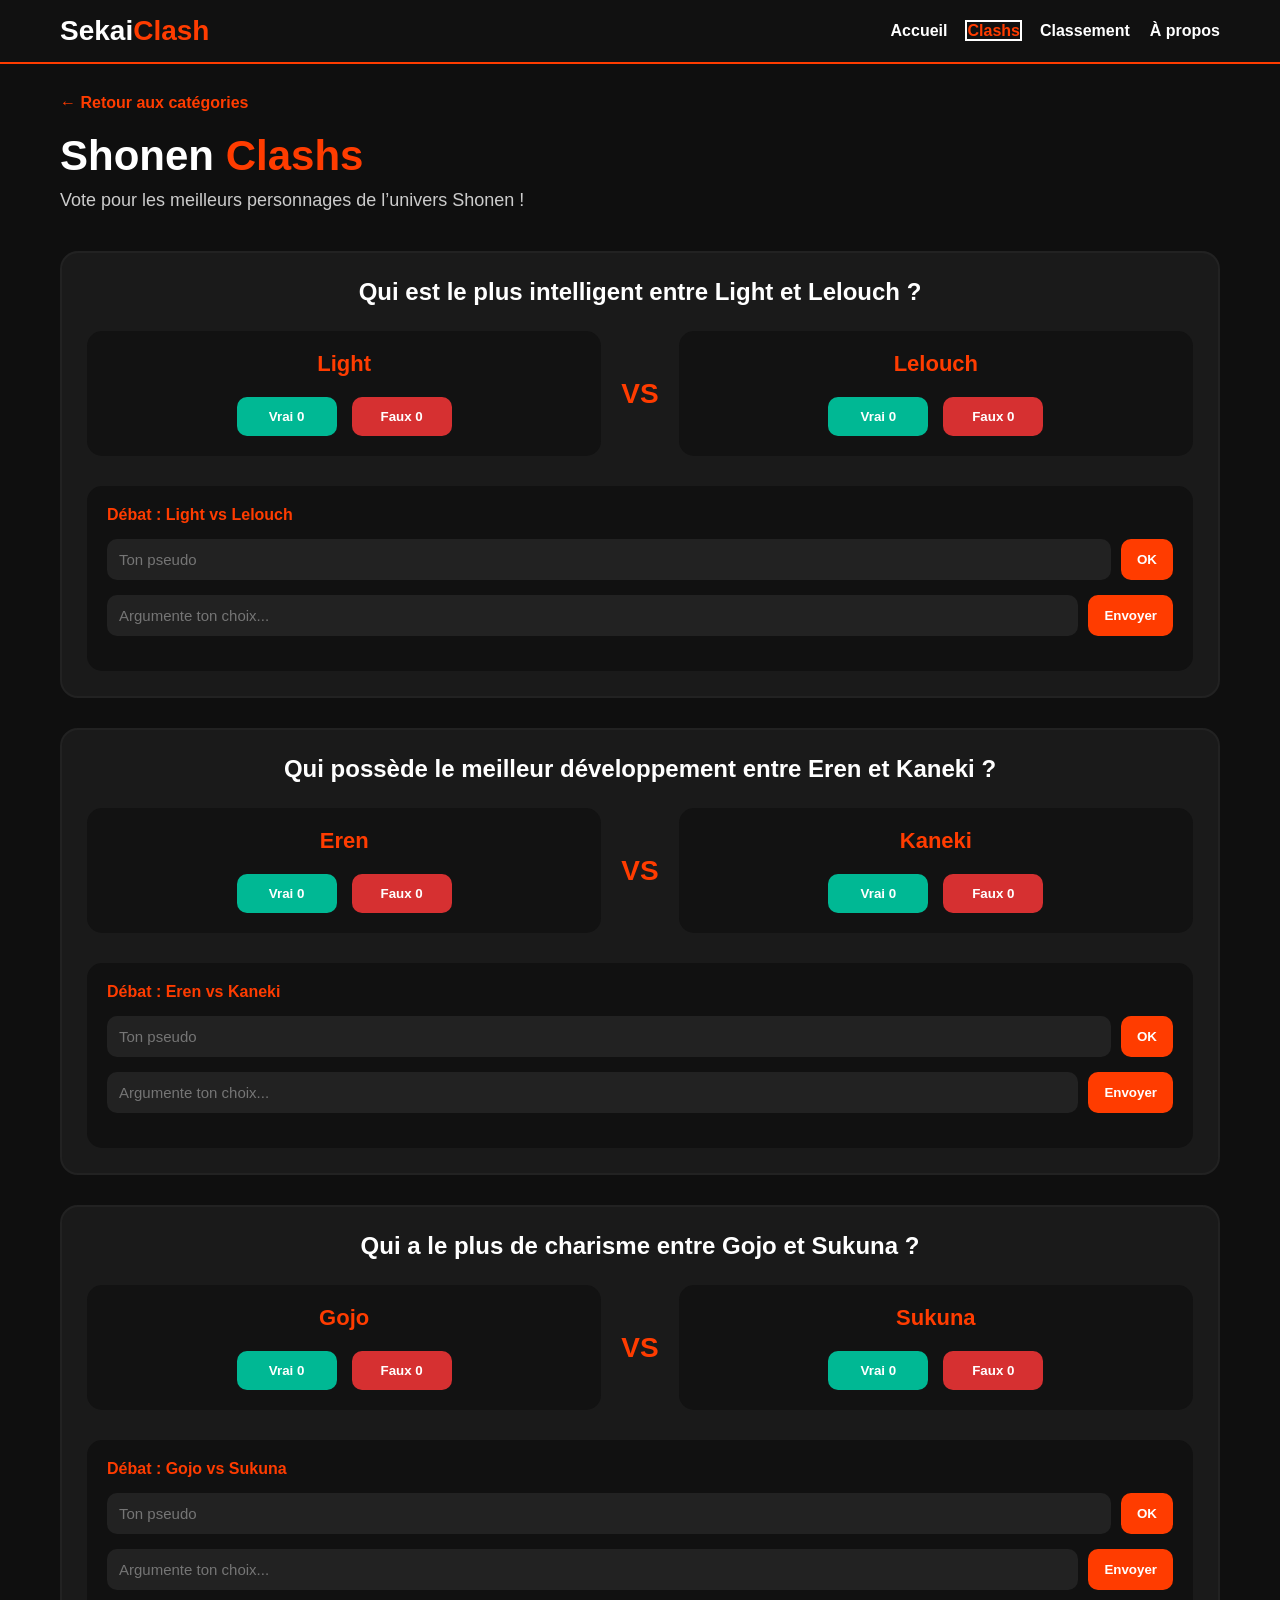
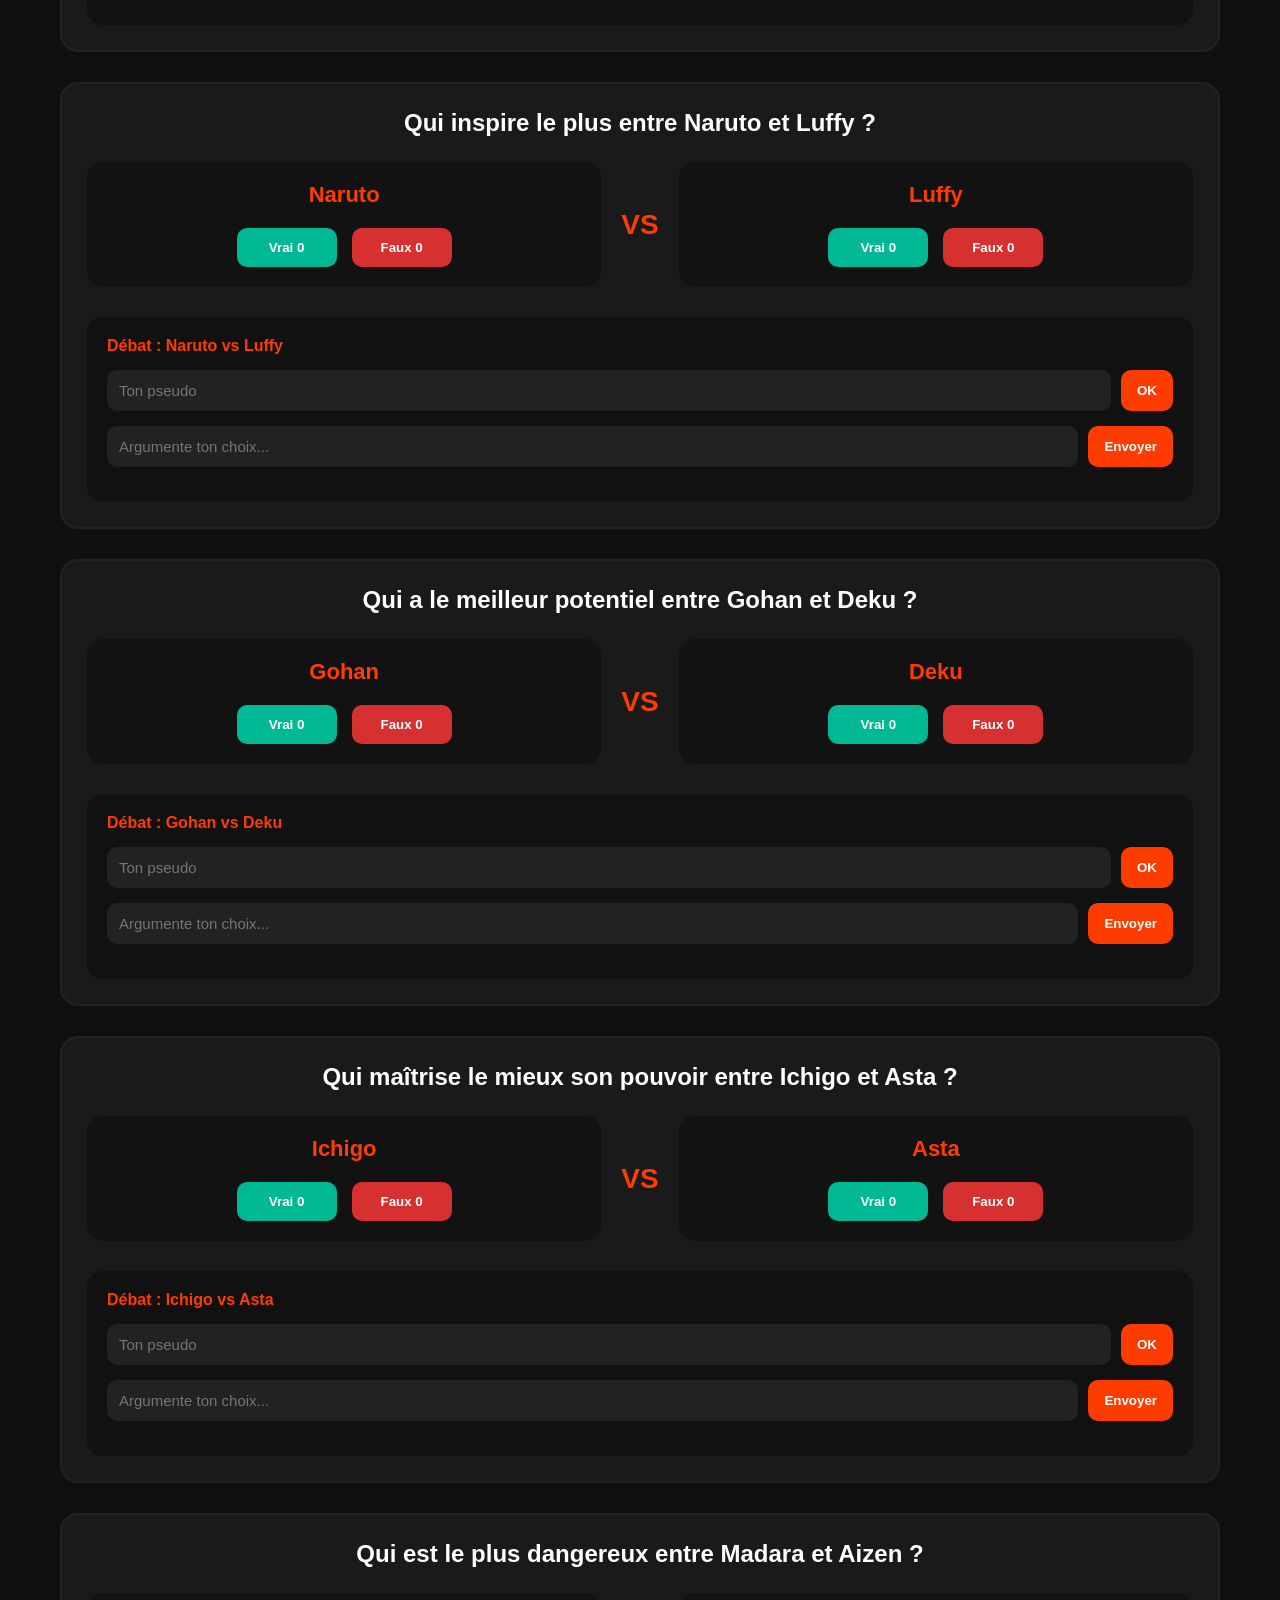
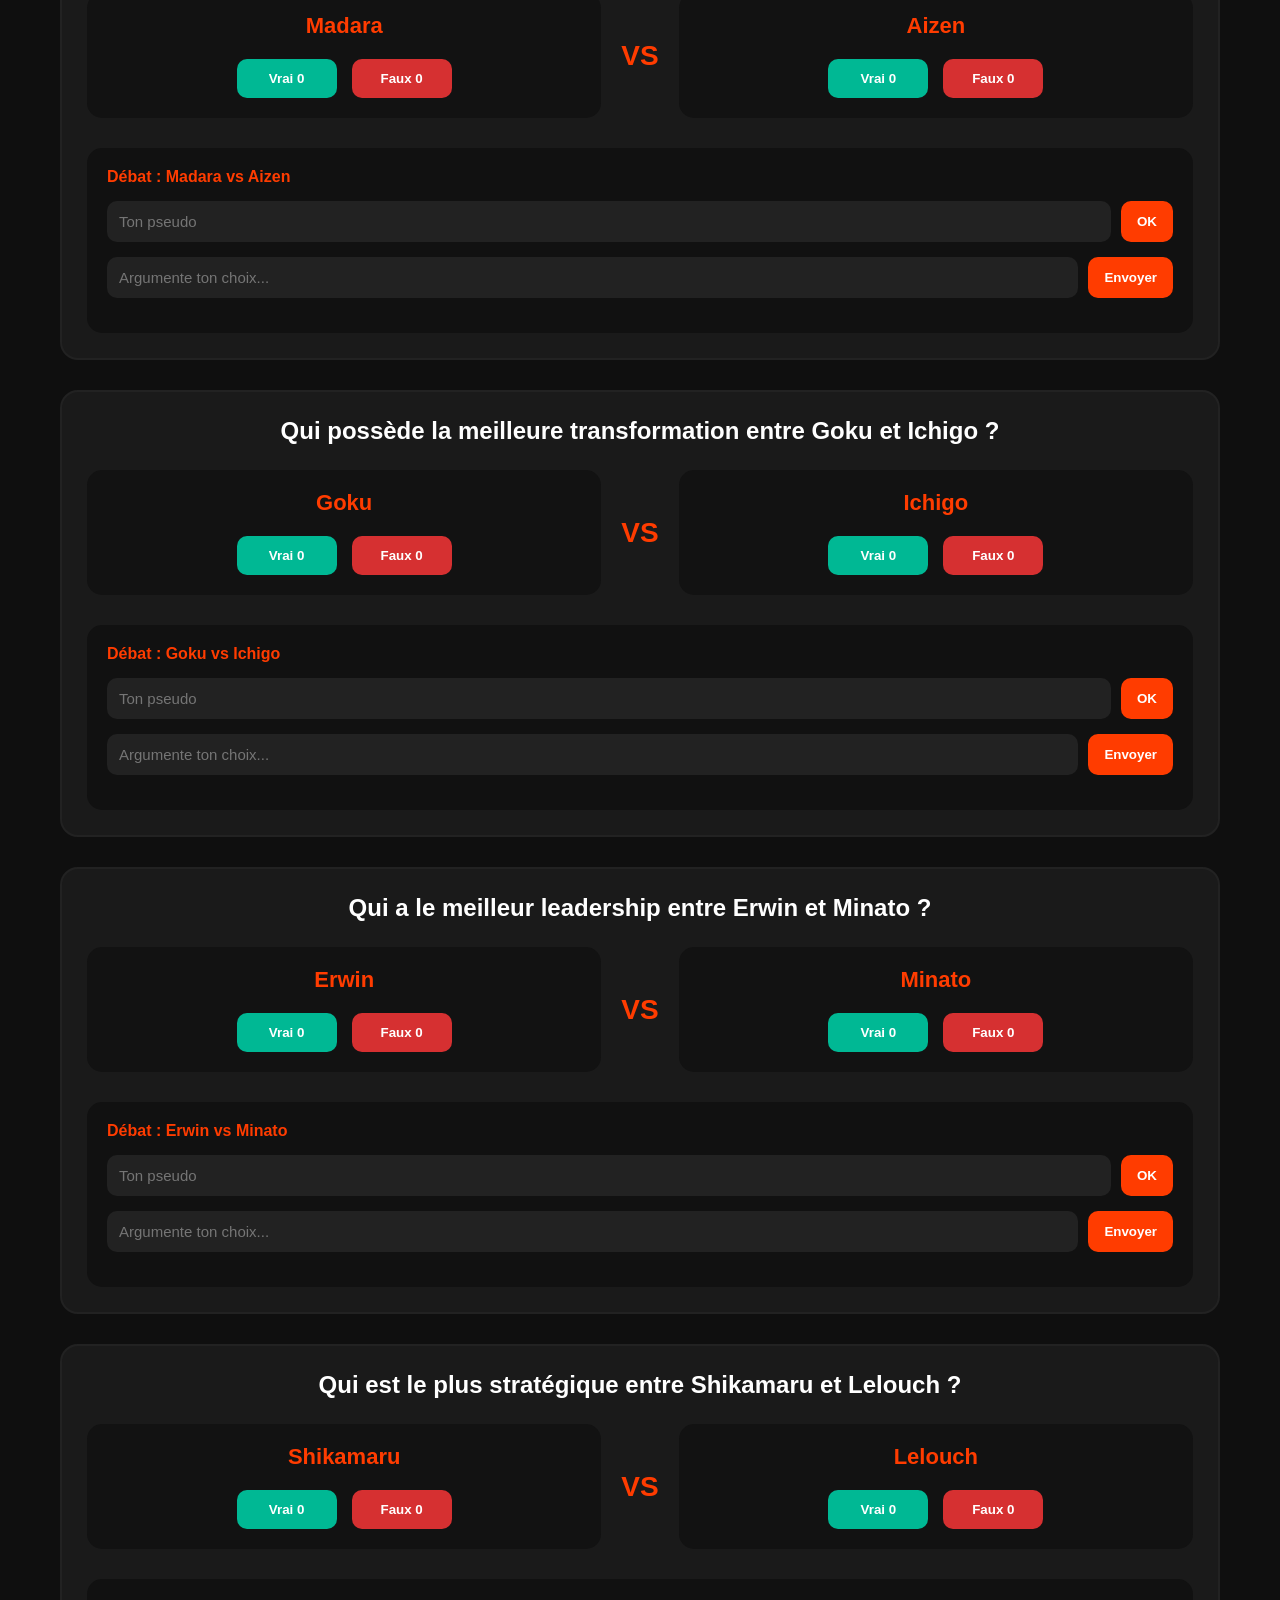
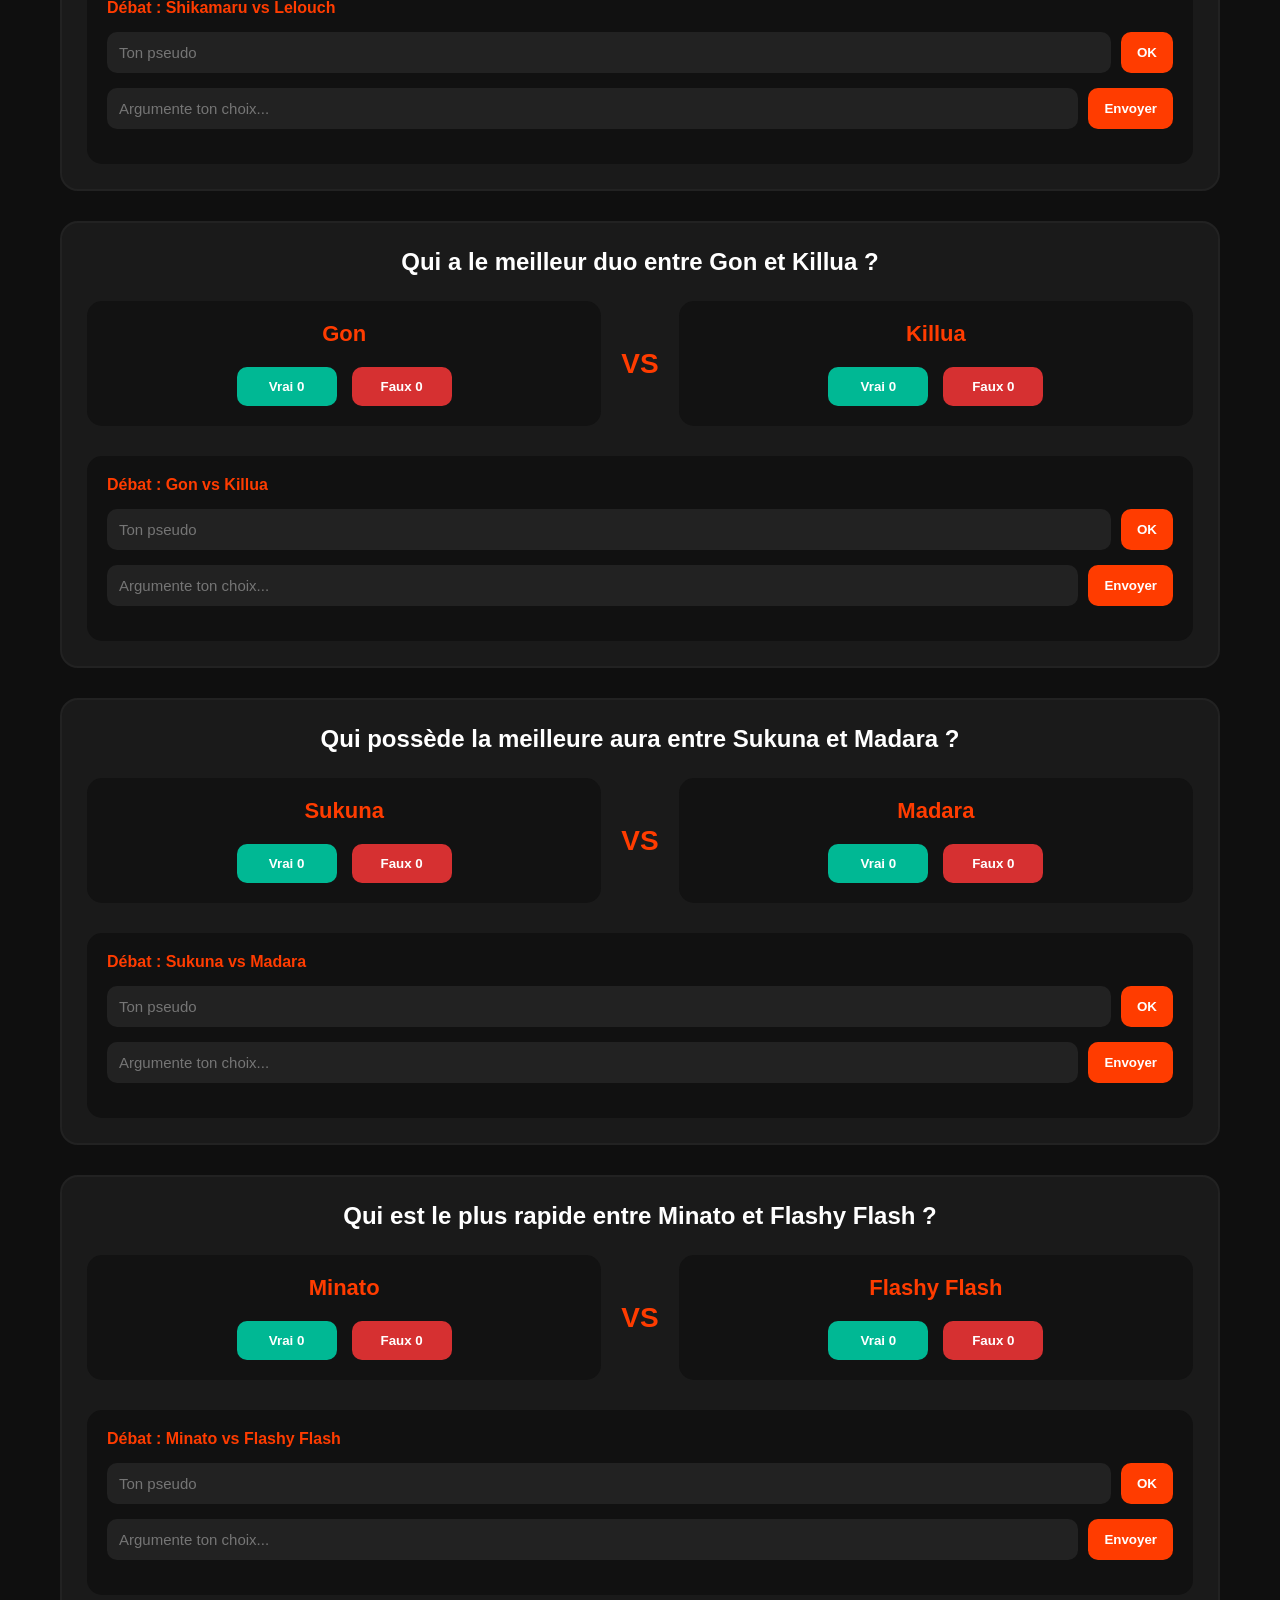
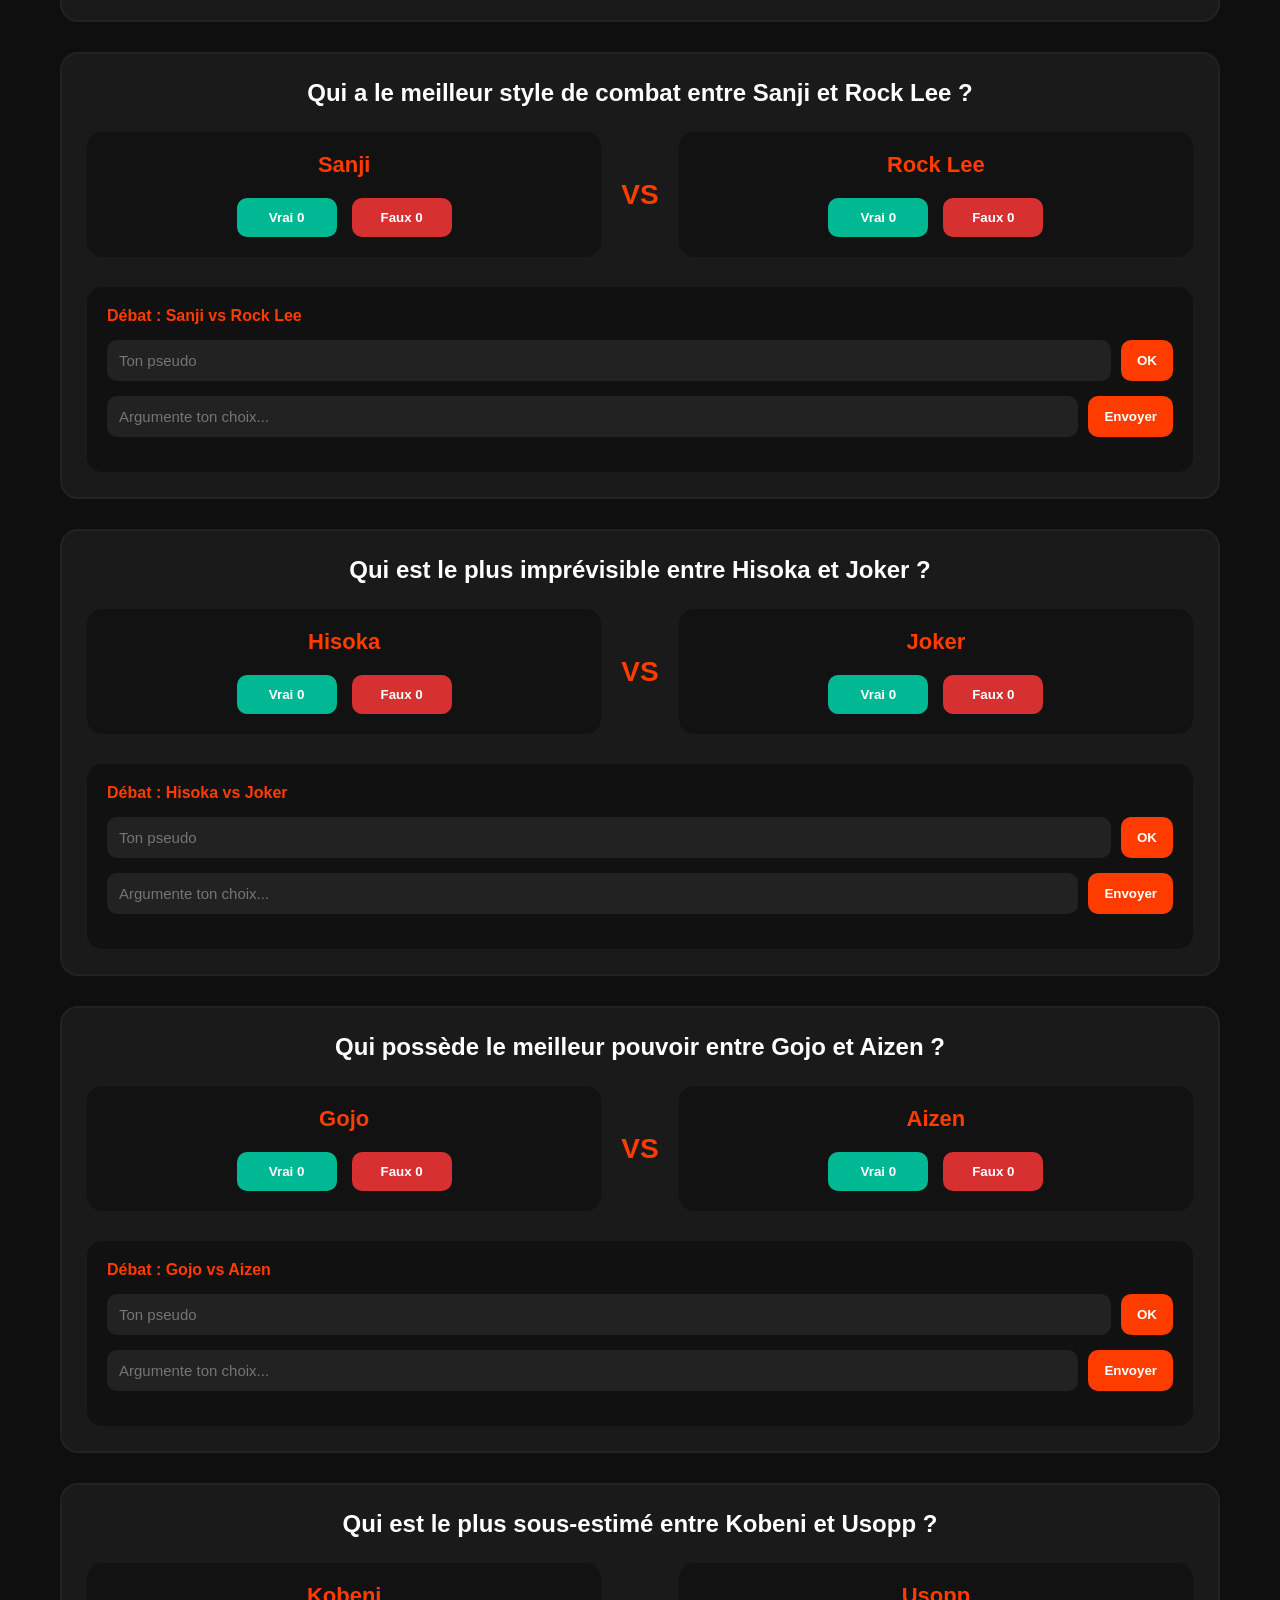
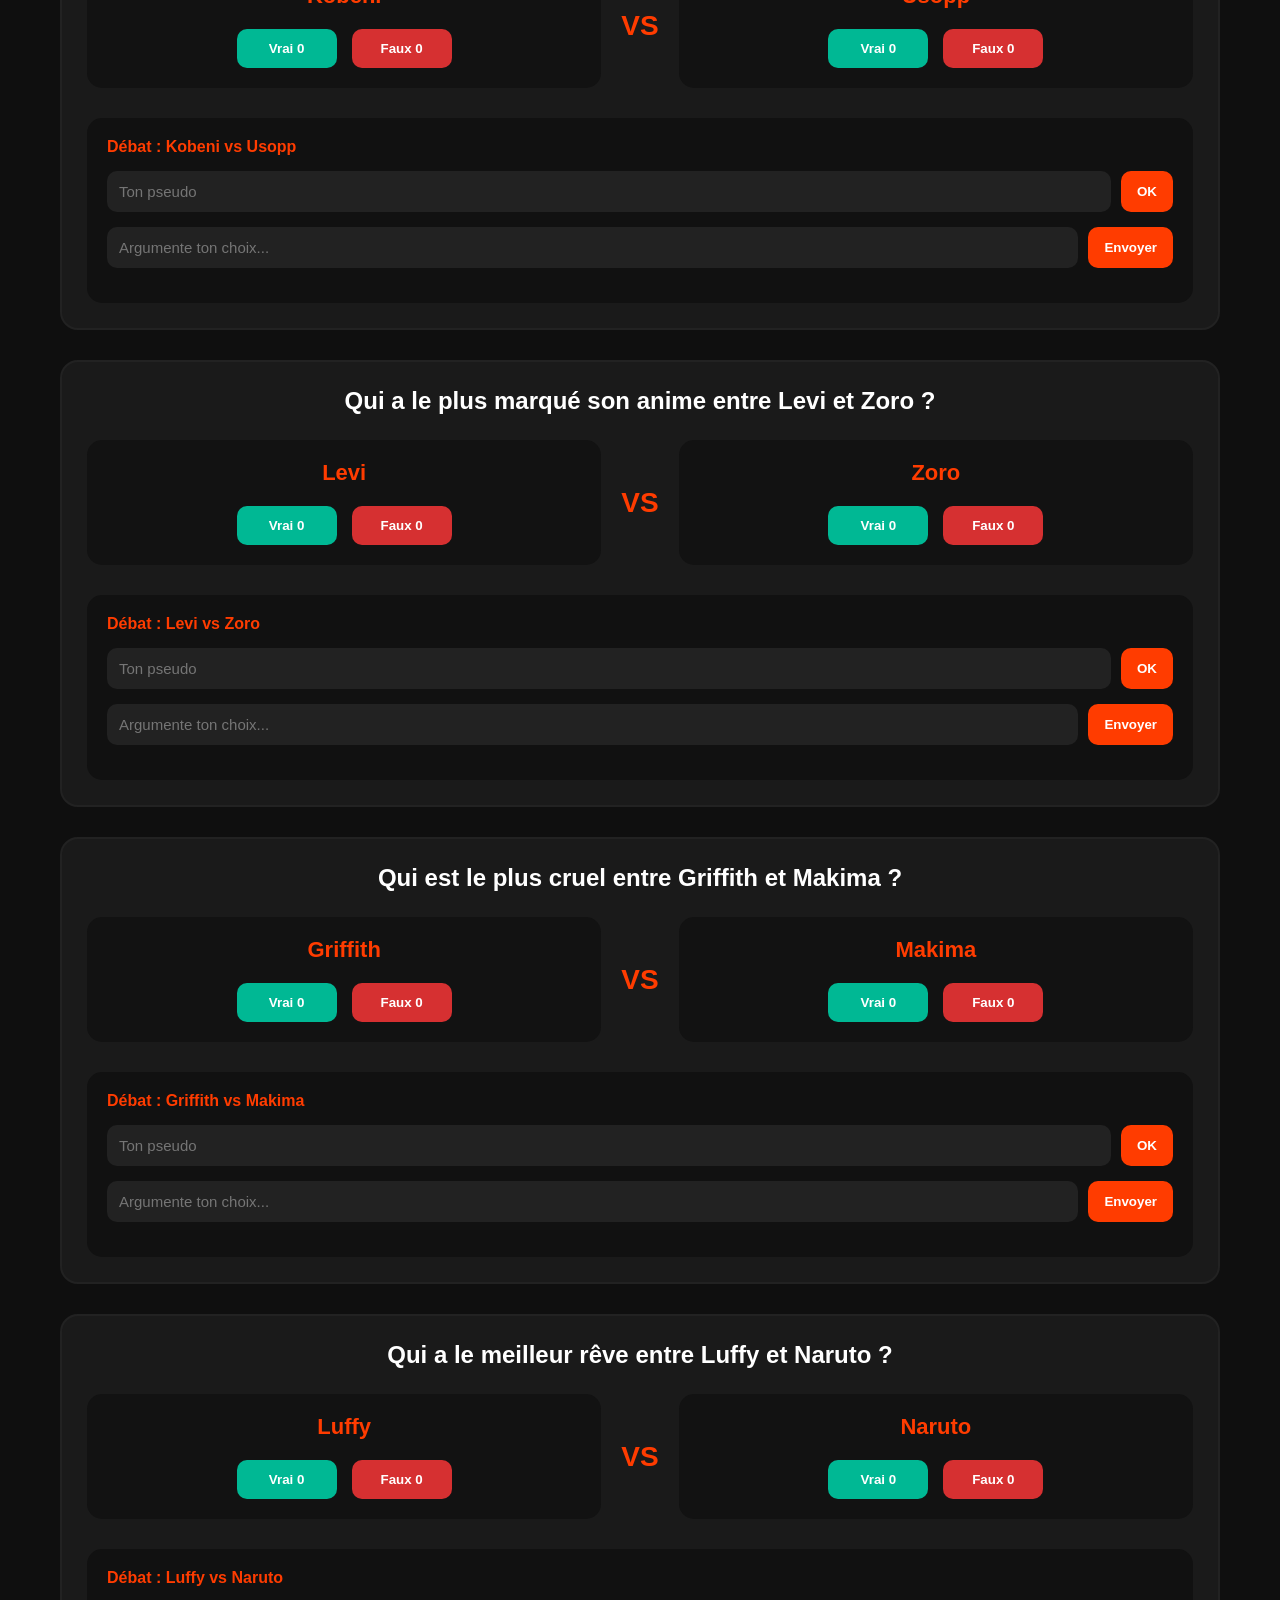
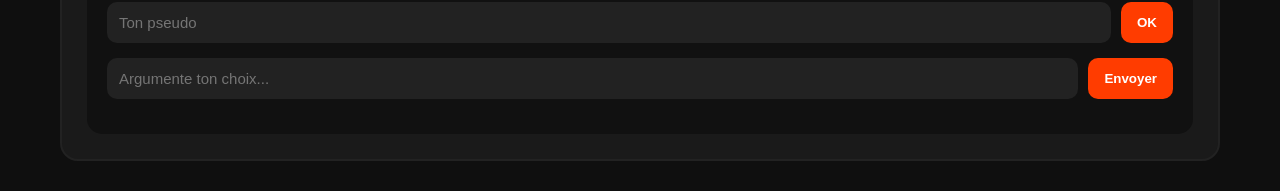
<file: shonen.html>
<!DOCTYPE html>
<html lang="fr">
<head>
  <meta charset="UTF-8">
  <meta name="viewport" content="width=device-width, initial-scale=1.0">
  <title>Shonen - Sekai Anime Clash</title>

  <link rel="stylesheet" href="shonen.css">
</head>

<body>

  <nav class="navbar">
    <div class="nav-container">

      <a href="accueil.html" class="nav-logo">
        Sekai<span>Clash</span>
      </a>

      <input type="checkbox" id="nav-toggle" class="nav-toggle">

      <label for="nav-toggle" class="nav-hamburger">
        ☰
      </label>

      <ul class="nav-menu">
        <li><a href="accueil.html">Accueil</a></li>
        <li><a href="page2.html" class="active">Clashs</a></li>
        <li><a href="classement.html">Classement</a></li>
        <li><a href="apropos.html">À propos</a></li>
      </ul>

    </div>
  </nav>

  <main class="container">

    <a href="page2.html" class="back-btn">
      ← Retour aux catégories
    </a>

    <h1 class="page-title">
      Shonen <span>Clashs</span>
    </h1>

    <p class="page-subtitle">
      Vote pour les meilleurs personnages de l’univers Shonen !
    </p>

    <div class="clash-list" id="clash-list"></div>

  </main>

  <script>

    const debates = [

      "Qui est le plus intelligent entre Light et Lelouch ?",
      "Qui possède le meilleur développement entre Eren et Kaneki ?",
      "Qui a le plus de charisme entre Gojo et Sukuna ?",
      "Qui inspire le plus entre Naruto et Luffy ?",
      "Qui a le meilleur potentiel entre Gohan et Deku ?",
      "Qui maîtrise le mieux son pouvoir entre Ichigo et Asta ?",
      "Qui est le plus dangereux entre Madara et Aizen ?",
      "Qui possède la meilleure transformation entre Goku et Ichigo ?",
      "Qui a le meilleur leadership entre Erwin et Minato ?",
      "Qui est le plus stratégique entre Shikamaru et Lelouch ?",
      "Qui a le meilleur duo entre Gon et Killua ?",
      "Qui possède la meilleure aura entre Sukuna et Madara ?",
      "Qui est le plus rapide entre Minato et Flashy Flash ?",
      "Qui a le meilleur style de combat entre Sanji et Rock Lee ?",
      "Qui est le plus imprévisible entre Hisoka et Joker ?",
      "Qui possède le meilleur pouvoir entre Gojo et Aizen ?",
      "Qui est le plus sous-estimé entre Kobeni et Usopp ?",
      "Qui a le plus marqué son anime entre Levi et Zoro ?",
      "Qui est le plus cruel entre Griffith et Makima ?",
      "Qui a le meilleur rêve entre Luffy et Naruto ?"

    ];

    const list = document.getElementById("clash-list");

    let votes = {};
    let comments = {};
    let userReactions = {};
    let username = sessionStorage.getItem("username") || "";
    let commentIdCounter = 0;

    debates.forEach((debate, index) => {

      const parts = debate.match(/entre\s+(.+?)\s+et\s+(.+?)\s*\?/i);

      const fighter1 = parts ? parts[1].trim() : "Personnage 1";
      const fighter2 = parts ? parts[2].trim() : "Personnage 2";

      votes[index] = {
        f1True:0,
        f1False:0,
        f2True:0,
        f2False:0,
        hasVoted:{}
      };

      comments[index] = [];
      userReactions[index] = {};

      list.innerHTML += `

        <div class="clash-card">

          <div class="clash-question">
            <h3>${debate}</h3>
          </div>

          <div class="clash-versus">

            <div class="fighter">

              <h4>${fighter1}</h4>

              <div class="vote-buttons">

                <button class="vote-btn true-btn"
                onclick="voteFighter(${index},1,'true')">

                  Vrai
                  <span id="f1t-${index}">0</span>

                </button>

                <button class="vote-btn false-btn"
                onclick="voteFighter(${index},1,'false')">

                  Faux
                  <span id="f1f-${index}">0</span>

                </button>

              </div>

            </div>

            <div class="vs">VS</div>

            <div class="fighter">

              <h4>${fighter2}</h4>

              <div class="vote-buttons">

                <button class="vote-btn true-btn"
                onclick="voteFighter(${index},2,'true')">

                  Vrai
                  <span id="f2t-${index}">0</span>

                </button>

                <button class="vote-btn false-btn"
                onclick="voteFighter(${index},2,'false')">

                  Faux
                  <span id="f2f-${index}">0</span>

                </button>

              </div>

            </div>

          </div>

          <div class="comment-section">

            <div class="comment-header-title">
              Débat : ${fighter1} vs ${fighter2}
            </div>

            <div class="username-input">

              <input
                type="text"
                id="username-${index}"
                placeholder="Ton pseudo"
                maxlength="20"
                value="${username}"
              >

              <button
                class="save-name-btn"
                onclick="saveUsername(${index})"
              >
                OK
              </button>

            </div>

            <div class="comment-input">

              <input
                type="text"
                id="comment-${index}"
                placeholder="Argumente ton choix..."
                maxlength="200"
              >

              <button
                class="comment-btn"
                onclick="postComment(${index})"
              >
                Envoyer
              </button>

            </div>

            <div class="comments" id="comments-${index}"></div>

          </div>

        </div>

      `;
    });

    function saveUsername(debateId){

      const input = document.getElementById(`username-${debateId}`);

      username = input.value.trim();

      if(username){

        sessionStorage.setItem("username", username);

        input.disabled = true;

        document.querySelector(
          `#username-${debateId} + button`
        ).textContent = "✓";
      }
    }

    function voteFighter(debateId, fighter, type){

      const key =
      `f${fighter}${type.charAt(0).toUpperCase() + type.slice(1)}`;

      if(!votes[debateId].hasVoted){
        votes[debateId].hasVoted = {};
      }

      if(votes[debateId].hasVoted[fighter] === type){

        votes[debateId][key]--;

        delete votes[debateId].hasVoted[fighter];

      }else{

        if(votes[debateId].hasVoted[fighter]){

          const oldType = votes[debateId].hasVoted[fighter];

          const oldKey =
          `f${fighter}${oldType.charAt(0).toUpperCase() + oldType.slice(1)}`;

          votes[debateId][oldKey]--;
        }

        votes[debateId][key]++;

        votes[debateId].hasVoted[fighter] = type;
      }

      document.getElementById(`f1t-${debateId}`).textContent =
      votes[debateId].f1True;

      document.getElementById(`f1f-${debateId}`).textContent =
      votes[debateId].f1False;

      document.getElementById(`f2t-${debateId}`).textContent =
      votes[debateId].f2True;

      document.getElementById(`f2f-${debateId}`).textContent =
      votes[debateId].f2False;
    }

    function postComment(debateId){

      const input = document.getElementById(`comment-${debateId}`);

      const text = input.value.trim();

      const name =
      username ||
      document.getElementById(`username-${debateId}`).value.trim() ||
      "Anonyme";

      if(!username){

        username = name;

        sessionStorage.setItem("username", username);
      }

      if(text === "") return;

      const commentId = commentIdCounter++;

      comments[debateId].push({

        id:commentId,
        text:text,
        user:name,
        likes:0,
        dislikes:0

      });

      renderComments(debateId);

      input.value = "";
    }

    function renderComments(debateId){

      const commentsDiv =
      document.getElementById(`comments-${debateId}`);

      commentsDiv.innerHTML = "";

      comments[debateId].forEach(comment => {

        const userReact =
        userReactions[debateId]?.[comment.id];

        commentsDiv.innerHTML += `

          <div class="comment">

            <div class="comment-header">

              <span class="comment-user">
                ${comment.user}
              </span>

            </div>

            <p>${comment.text}</p>

            <div class="comment-actions">

              <button
                class="like-btn ${userReact === 'like' ? 'active' : ''}"
                onclick="reactComment(${debateId},${comment.id},'like')"
              >
                👍
                <span>${comment.likes}</span>
              </button>

              <button
                class="dislike-btn ${userReact === 'dislike' ? 'active' : ''}"
                onclick="reactComment(${debateId},${comment.id},'dislike')"
              >
                👎
                <span>${comment.dislikes}</span>
              </button>

            </div>

          </div>

        `;
      });
    }

    function reactComment(debateId, commentId, type){

      const comment =
      comments[debateId].find(c => c.id === commentId);

      if(!comment) return;

      if(!userReactions[debateId]){
        userReactions[debateId] = {};
      }

      const currentReact =
      userReactions[debateId][commentId];

      if(currentReact === type){

        if(type === "like"){
          comment.likes--;
        }else{
          comment.dislikes--;
        }

        delete userReactions[debateId][commentId];

      }else{

        if(currentReact === "like"){
          comment.likes--;
        }

        if(currentReact === "dislike"){
          comment.dislikes--;
        }

        if(type === "like"){
          comment.likes++;
        }else{
          comment.dislikes++;
        }

        userReactions[debateId][commentId] = type;
      }

      renderComments(debateId);
    }

  </script>

</body>
</html>
</file>
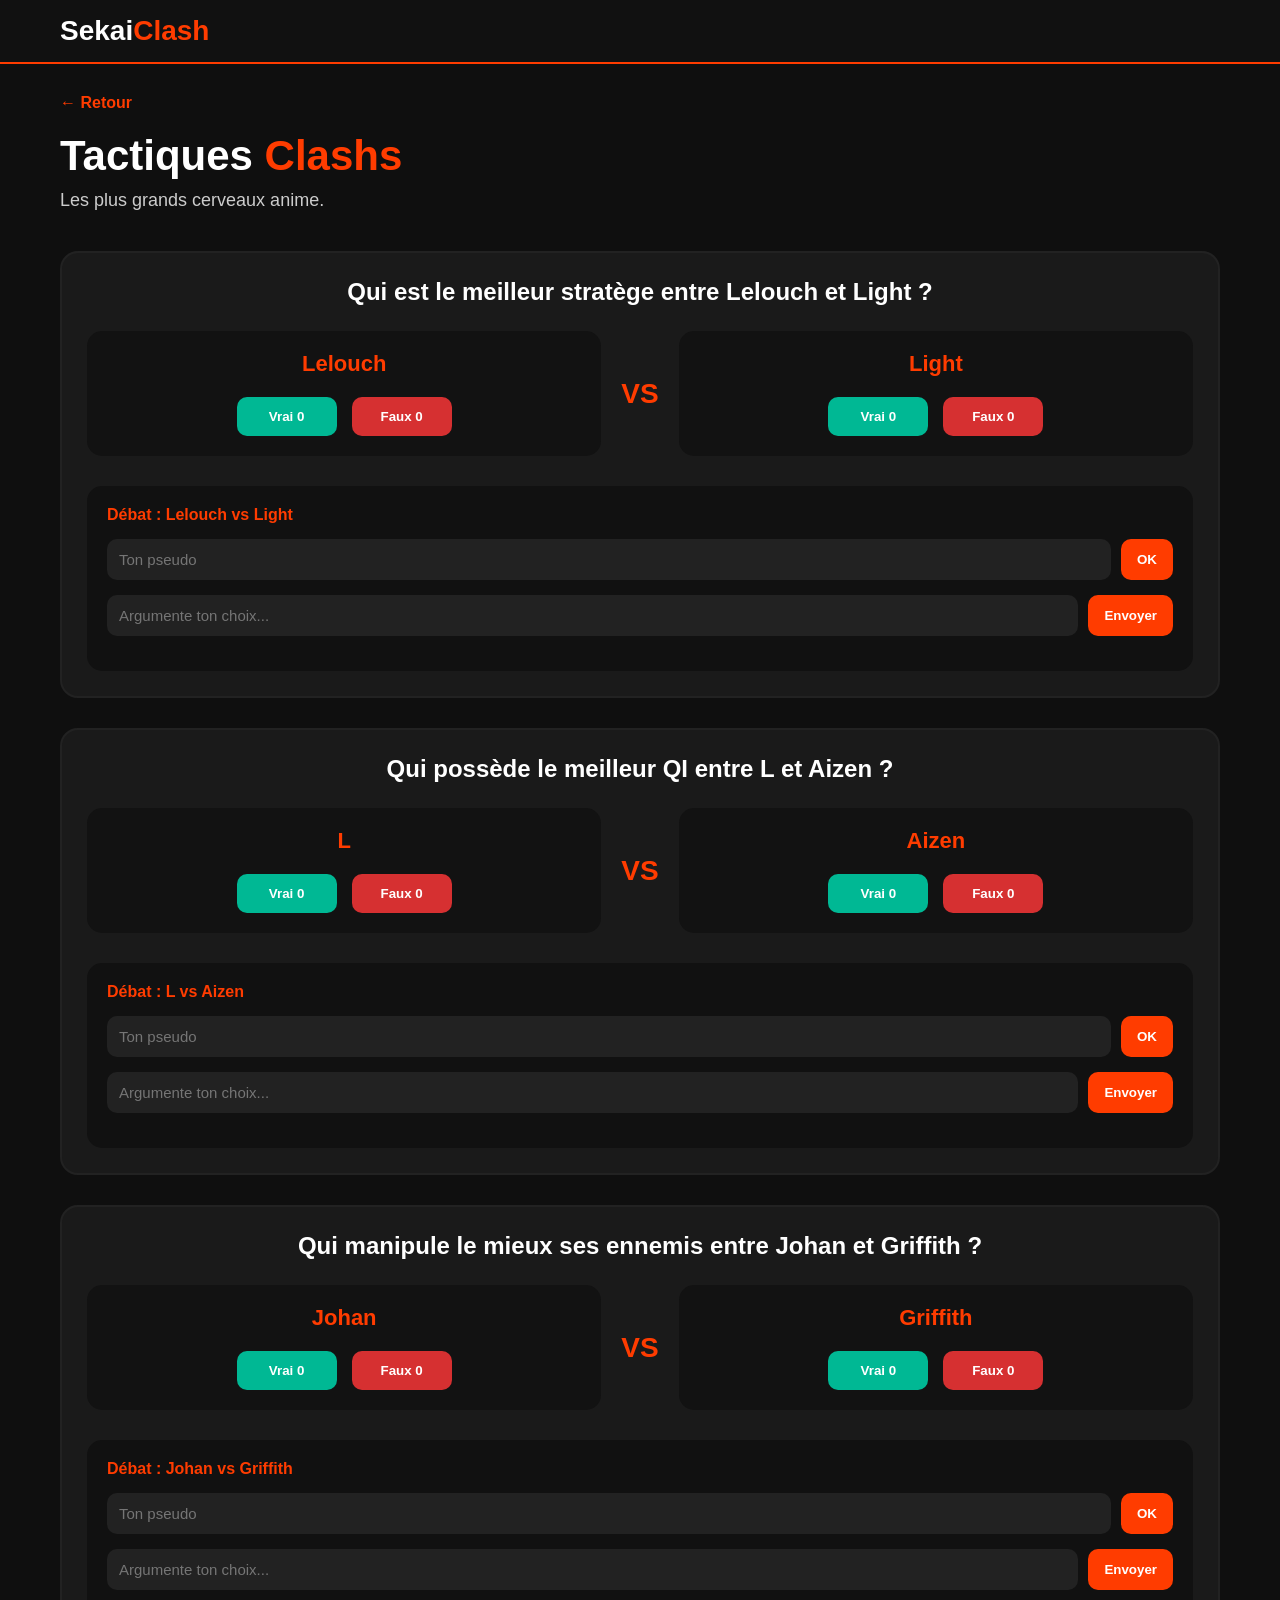
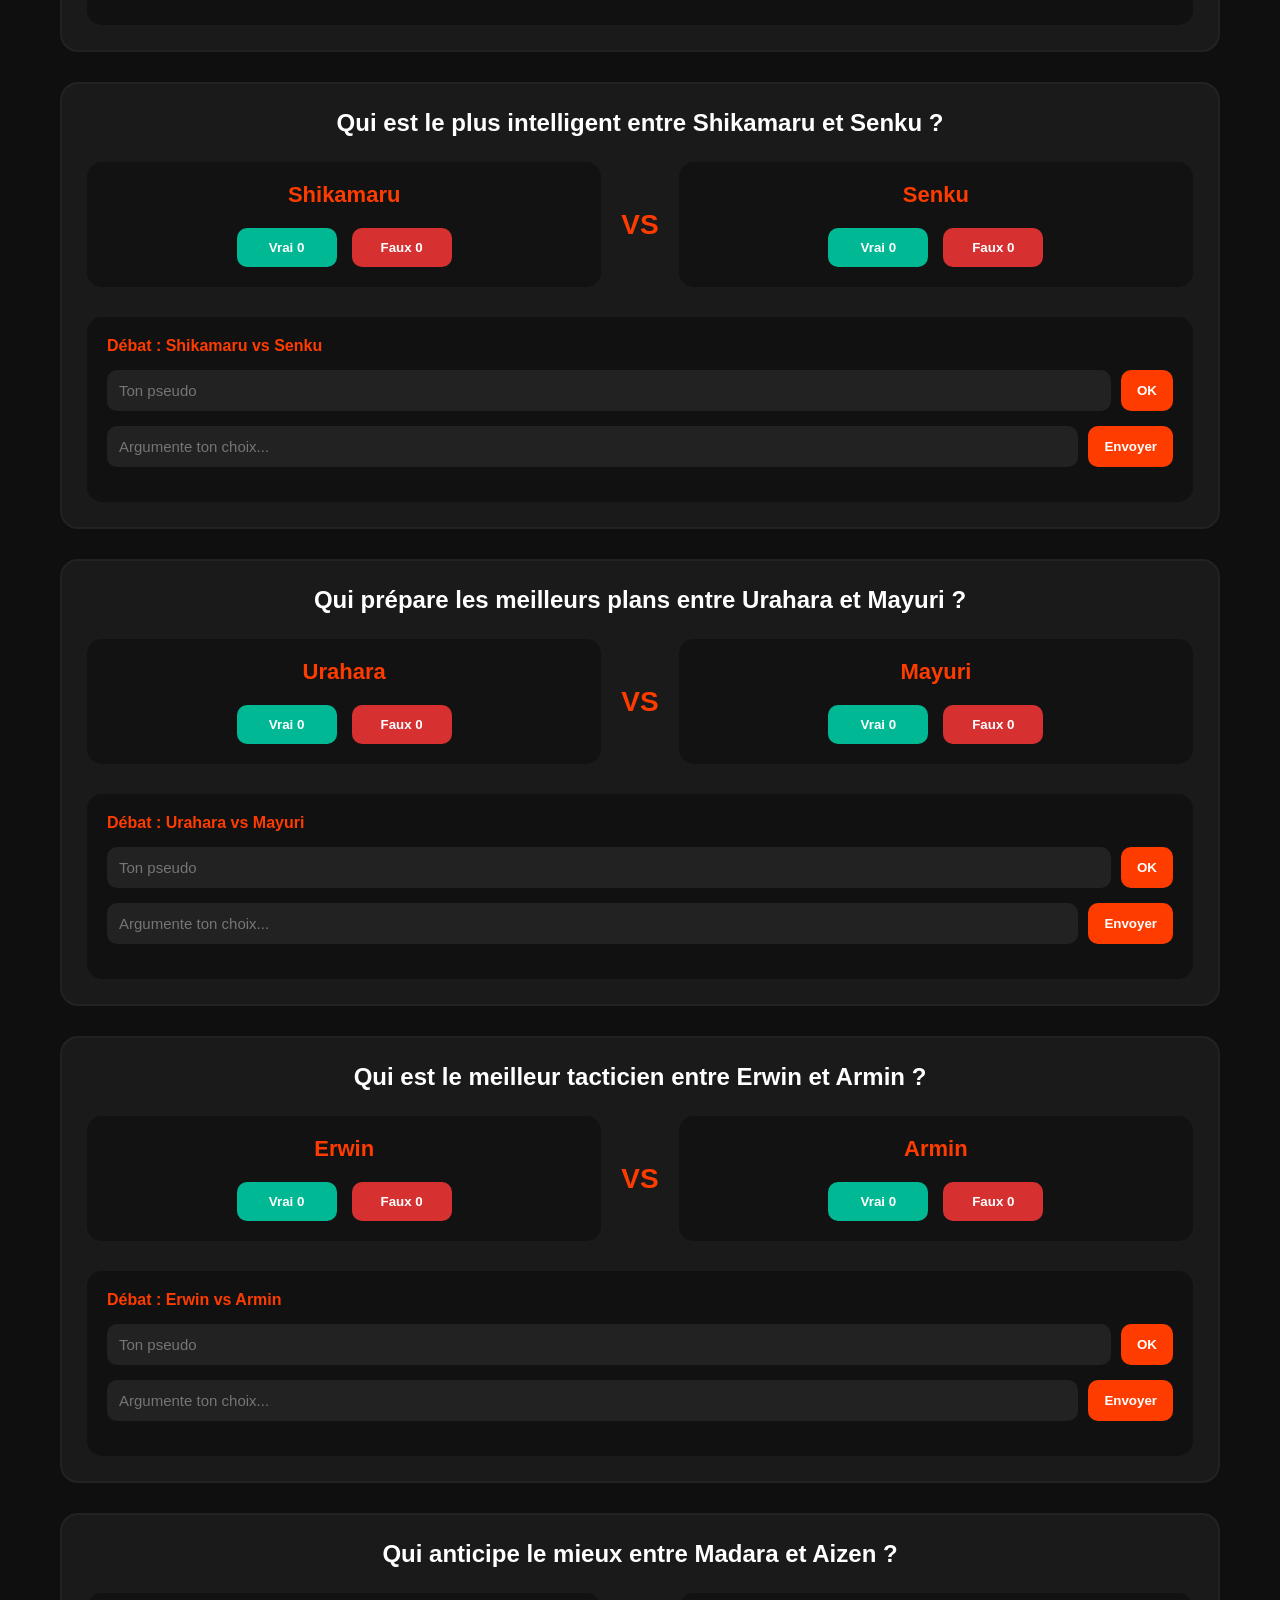
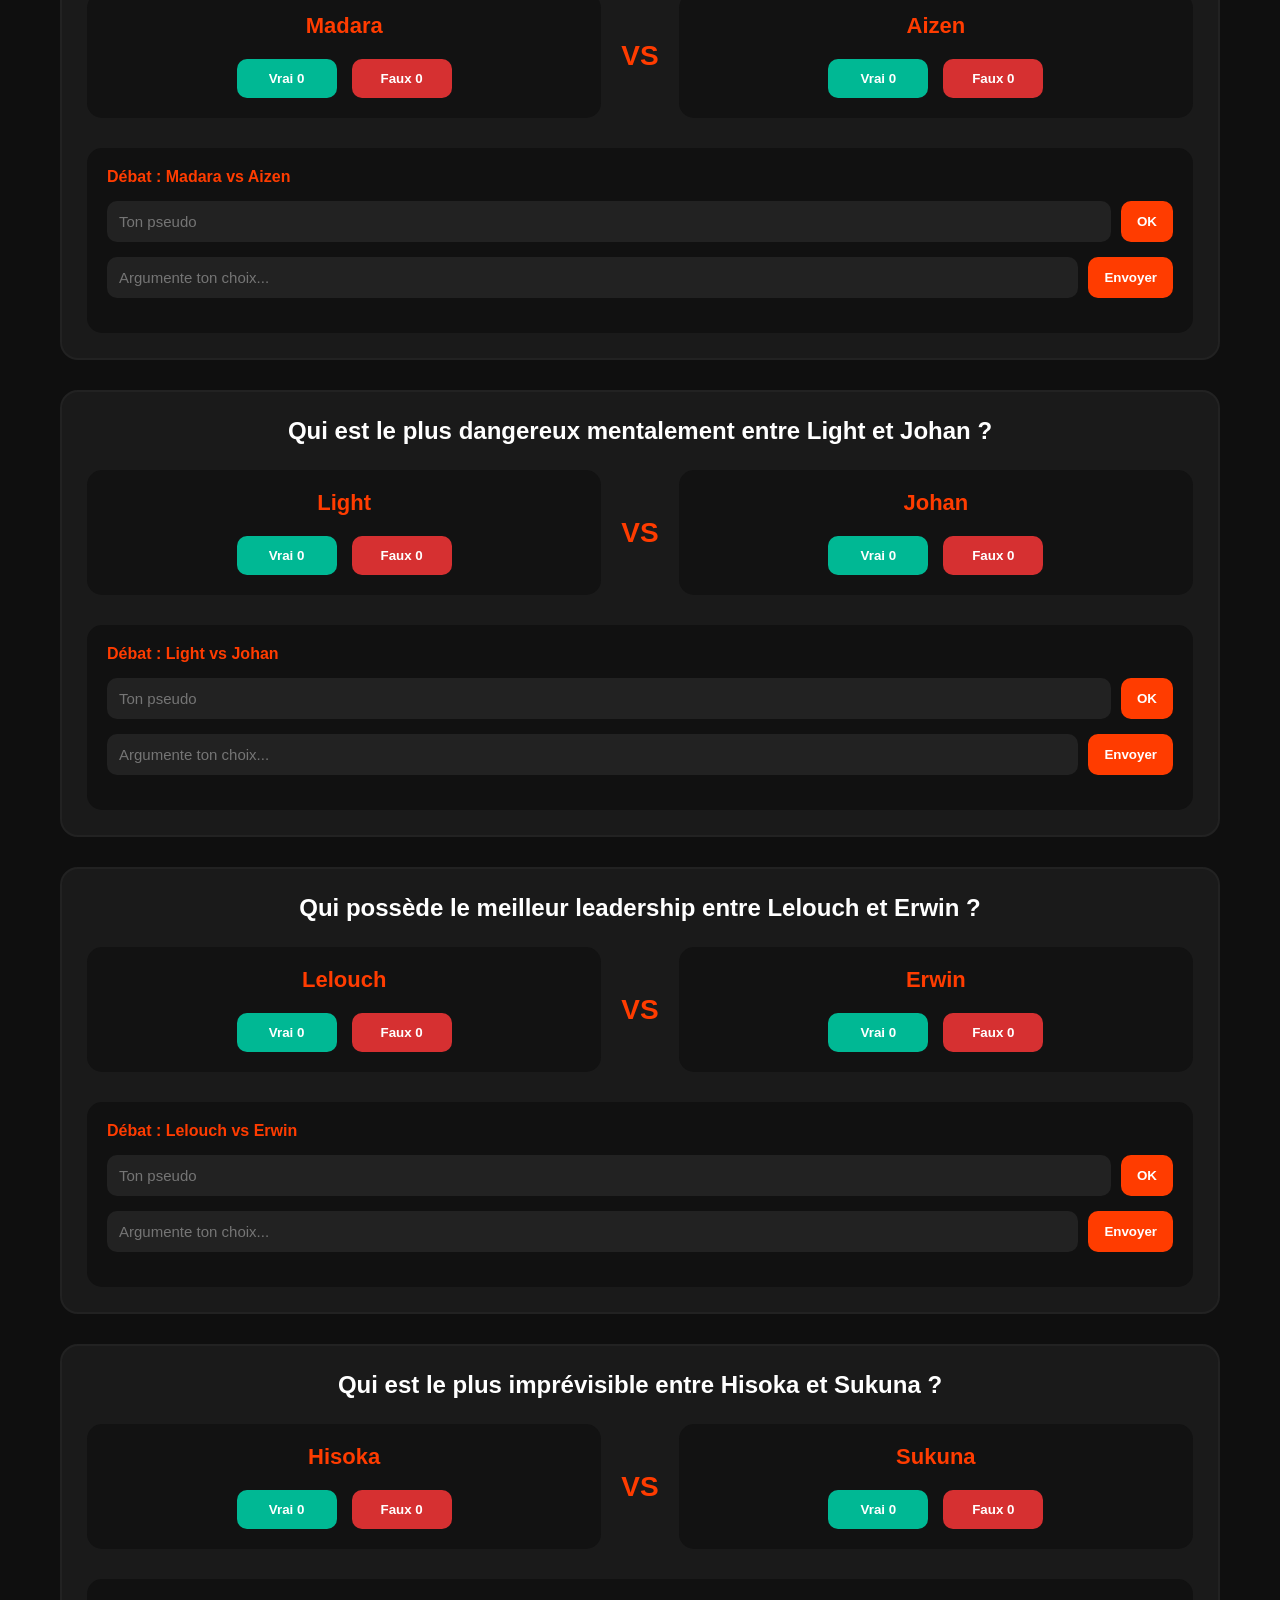
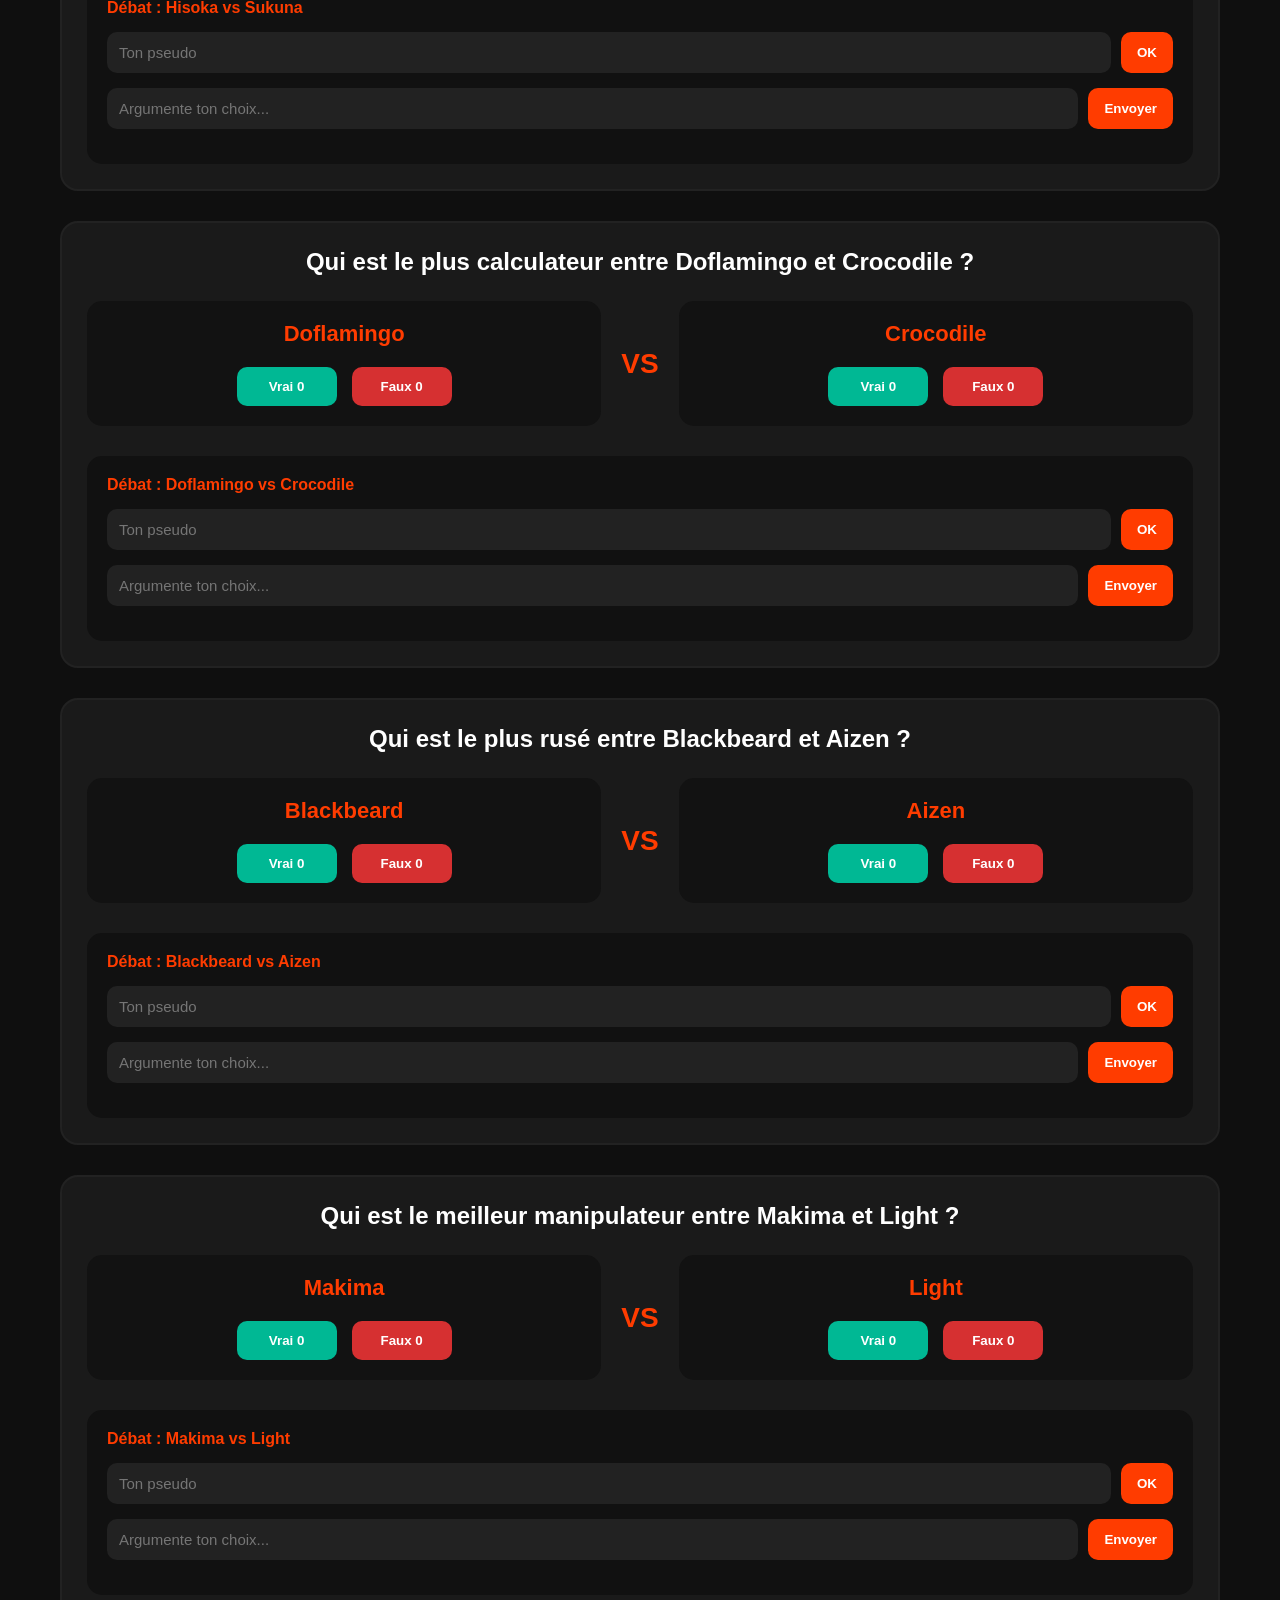
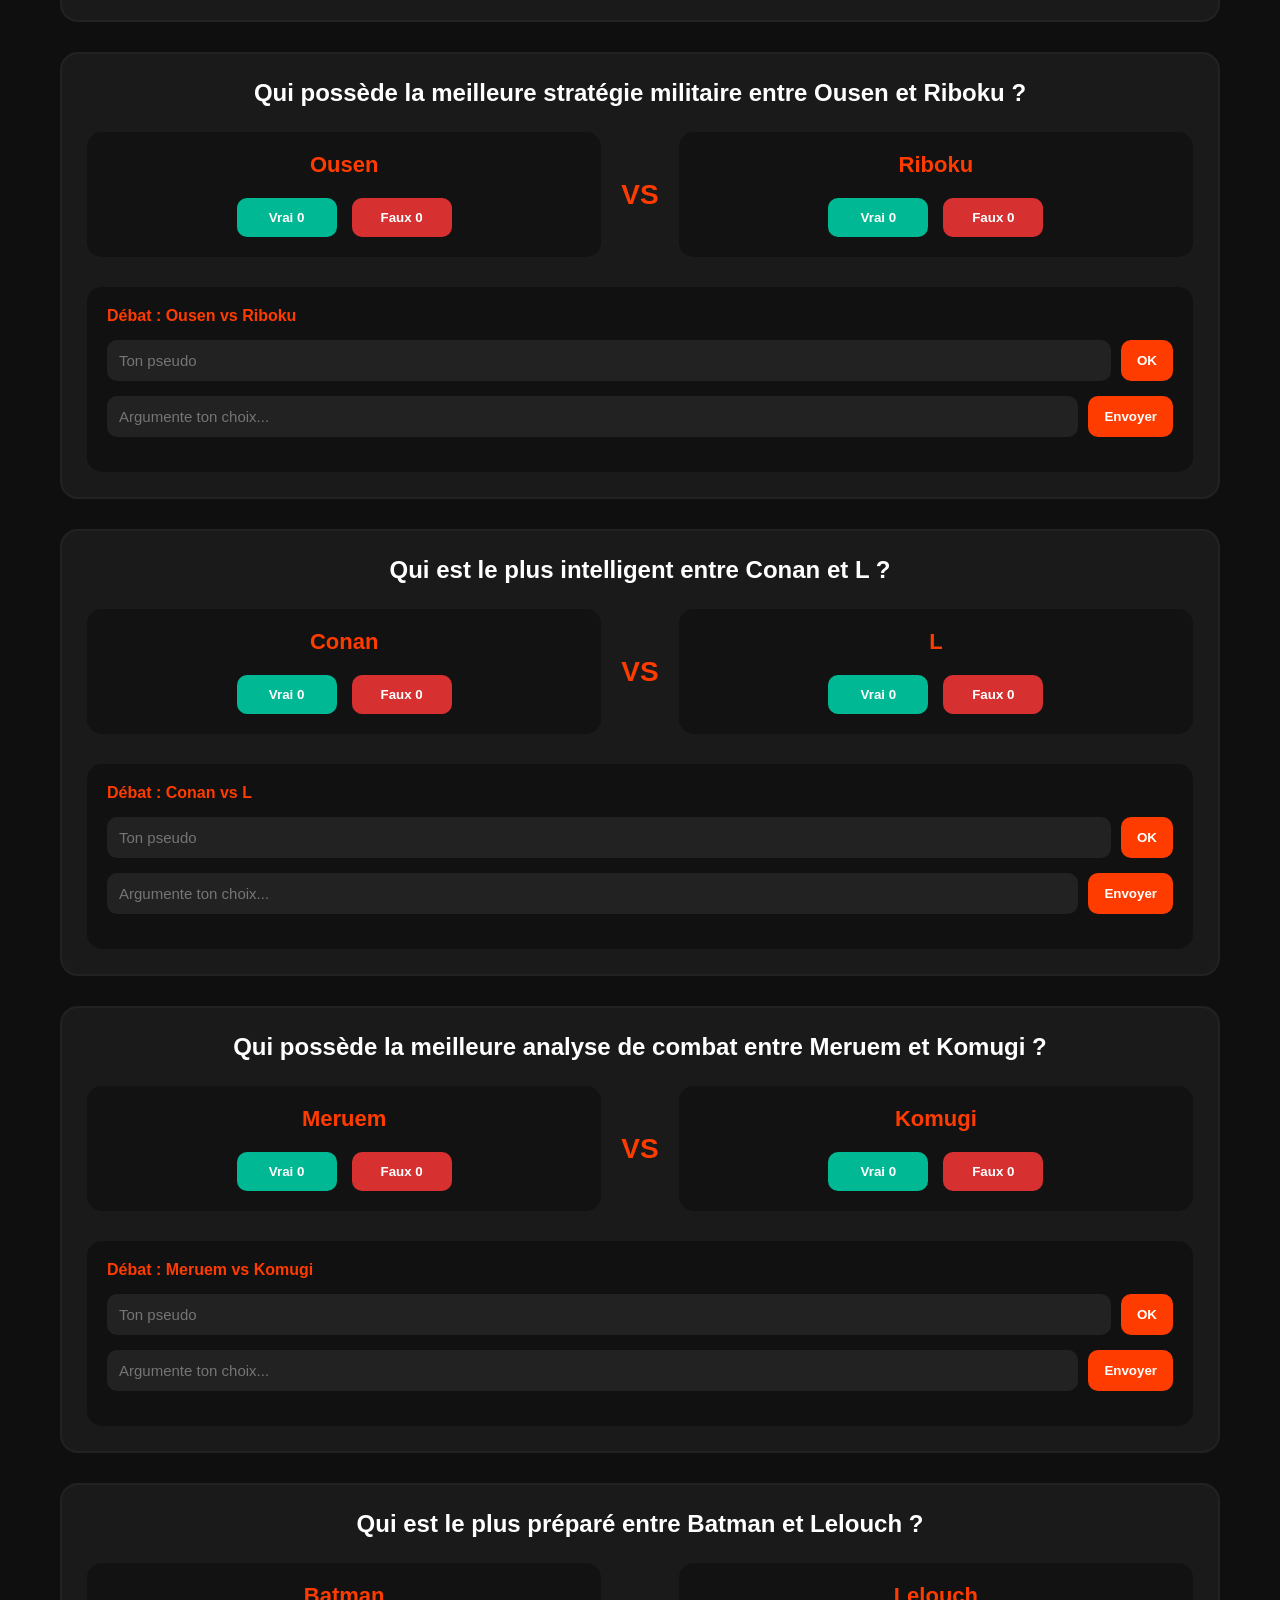
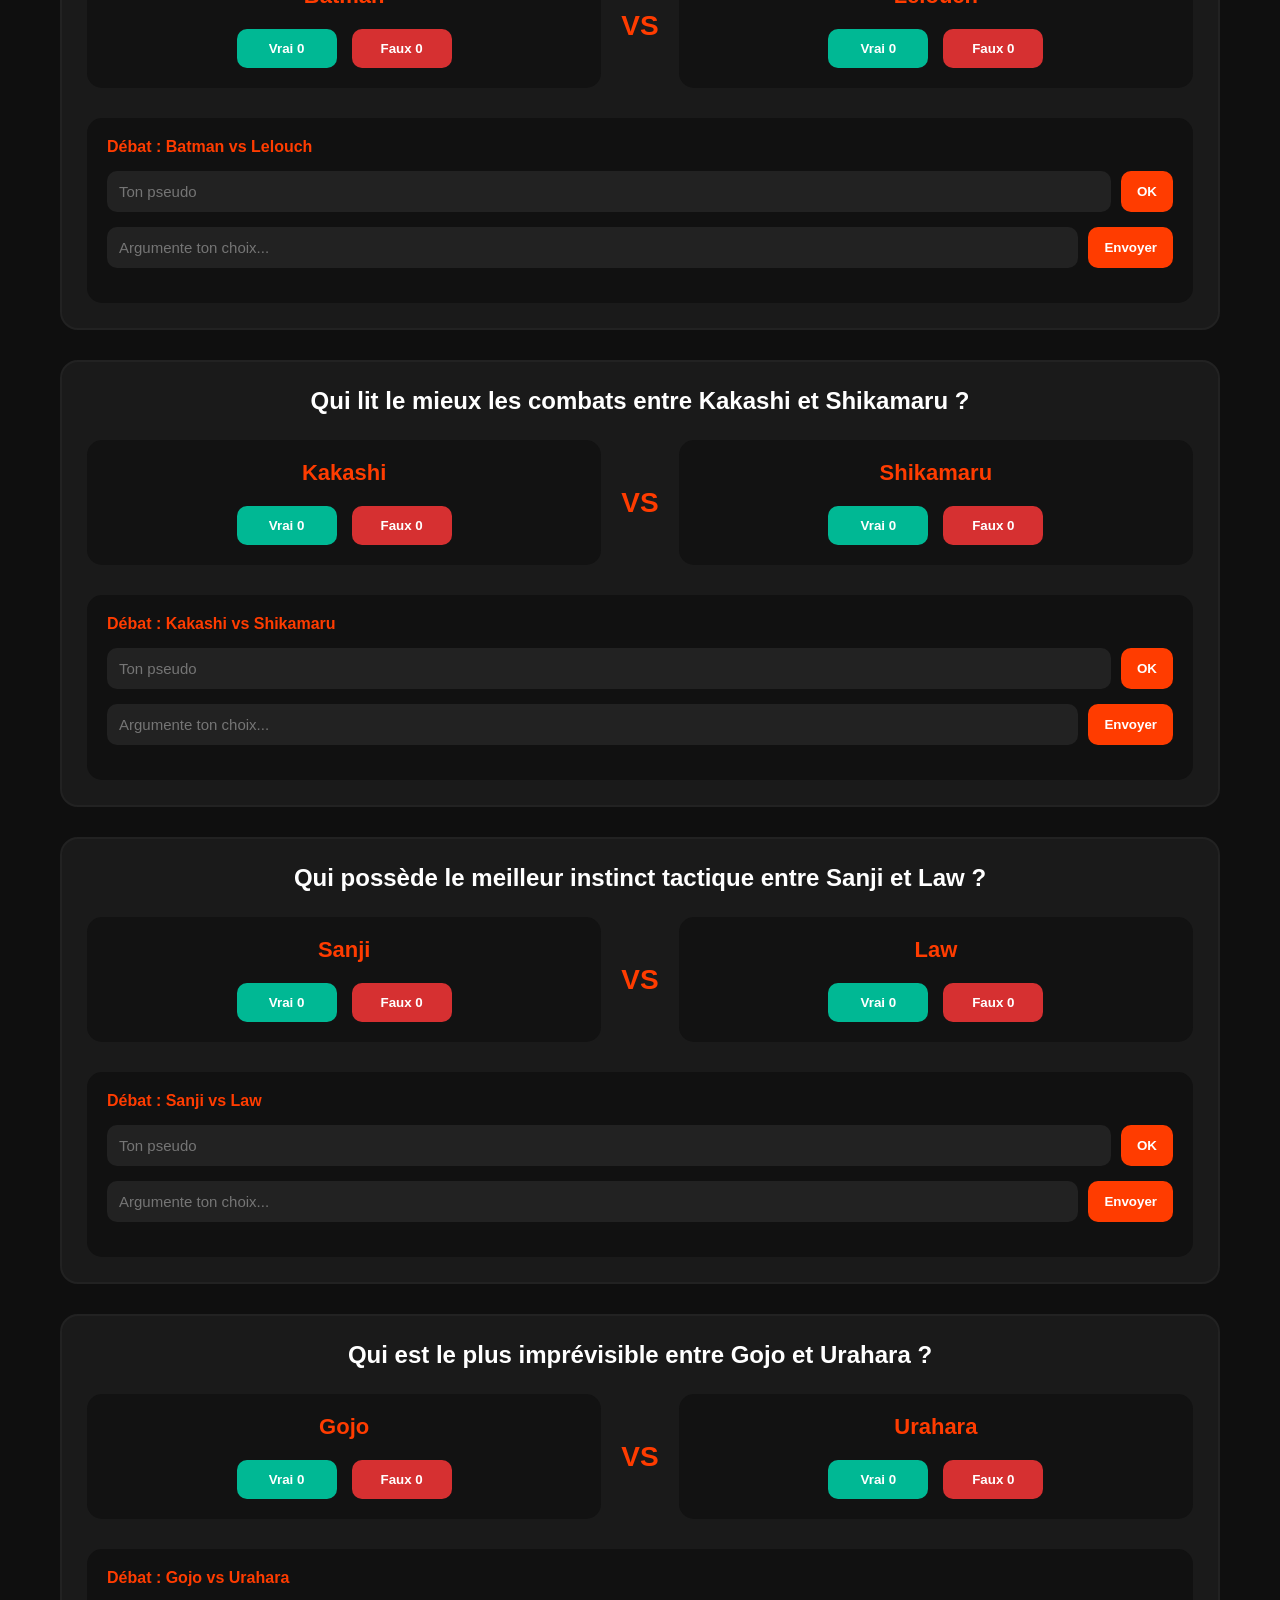
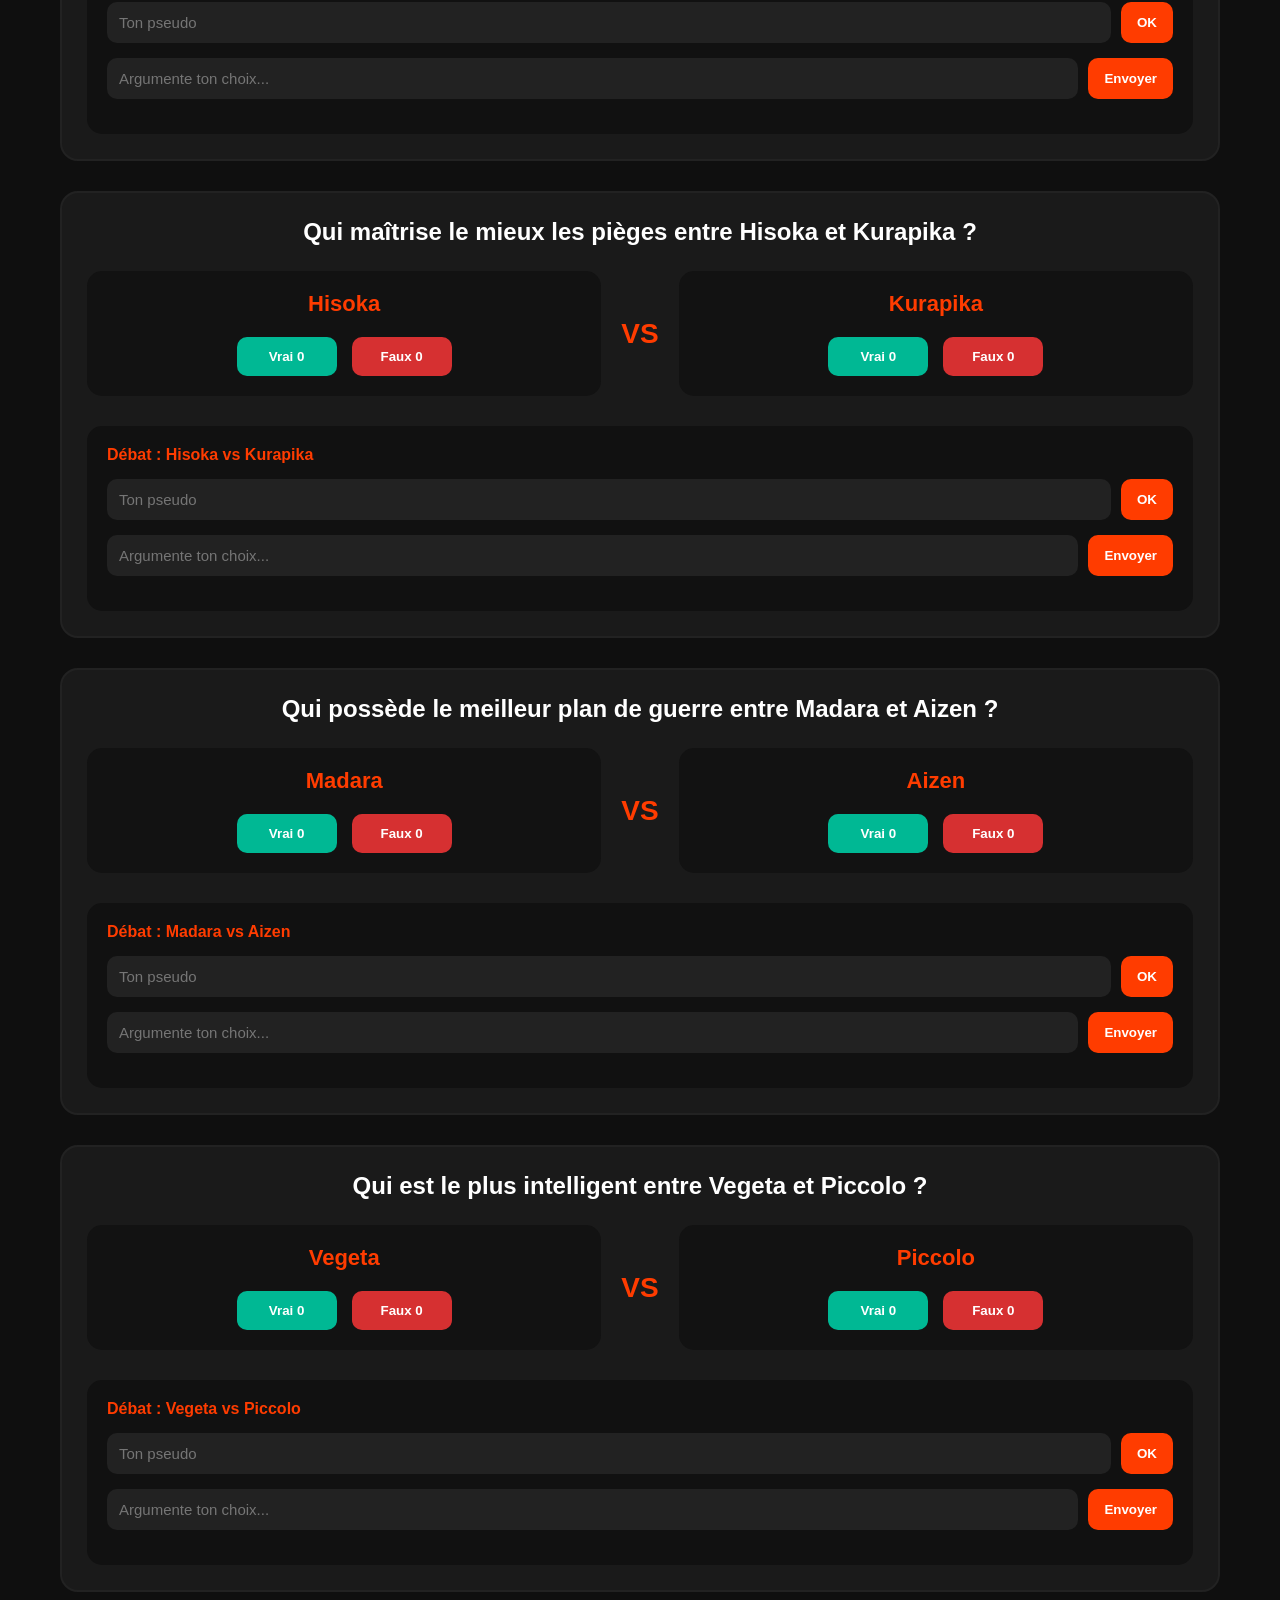
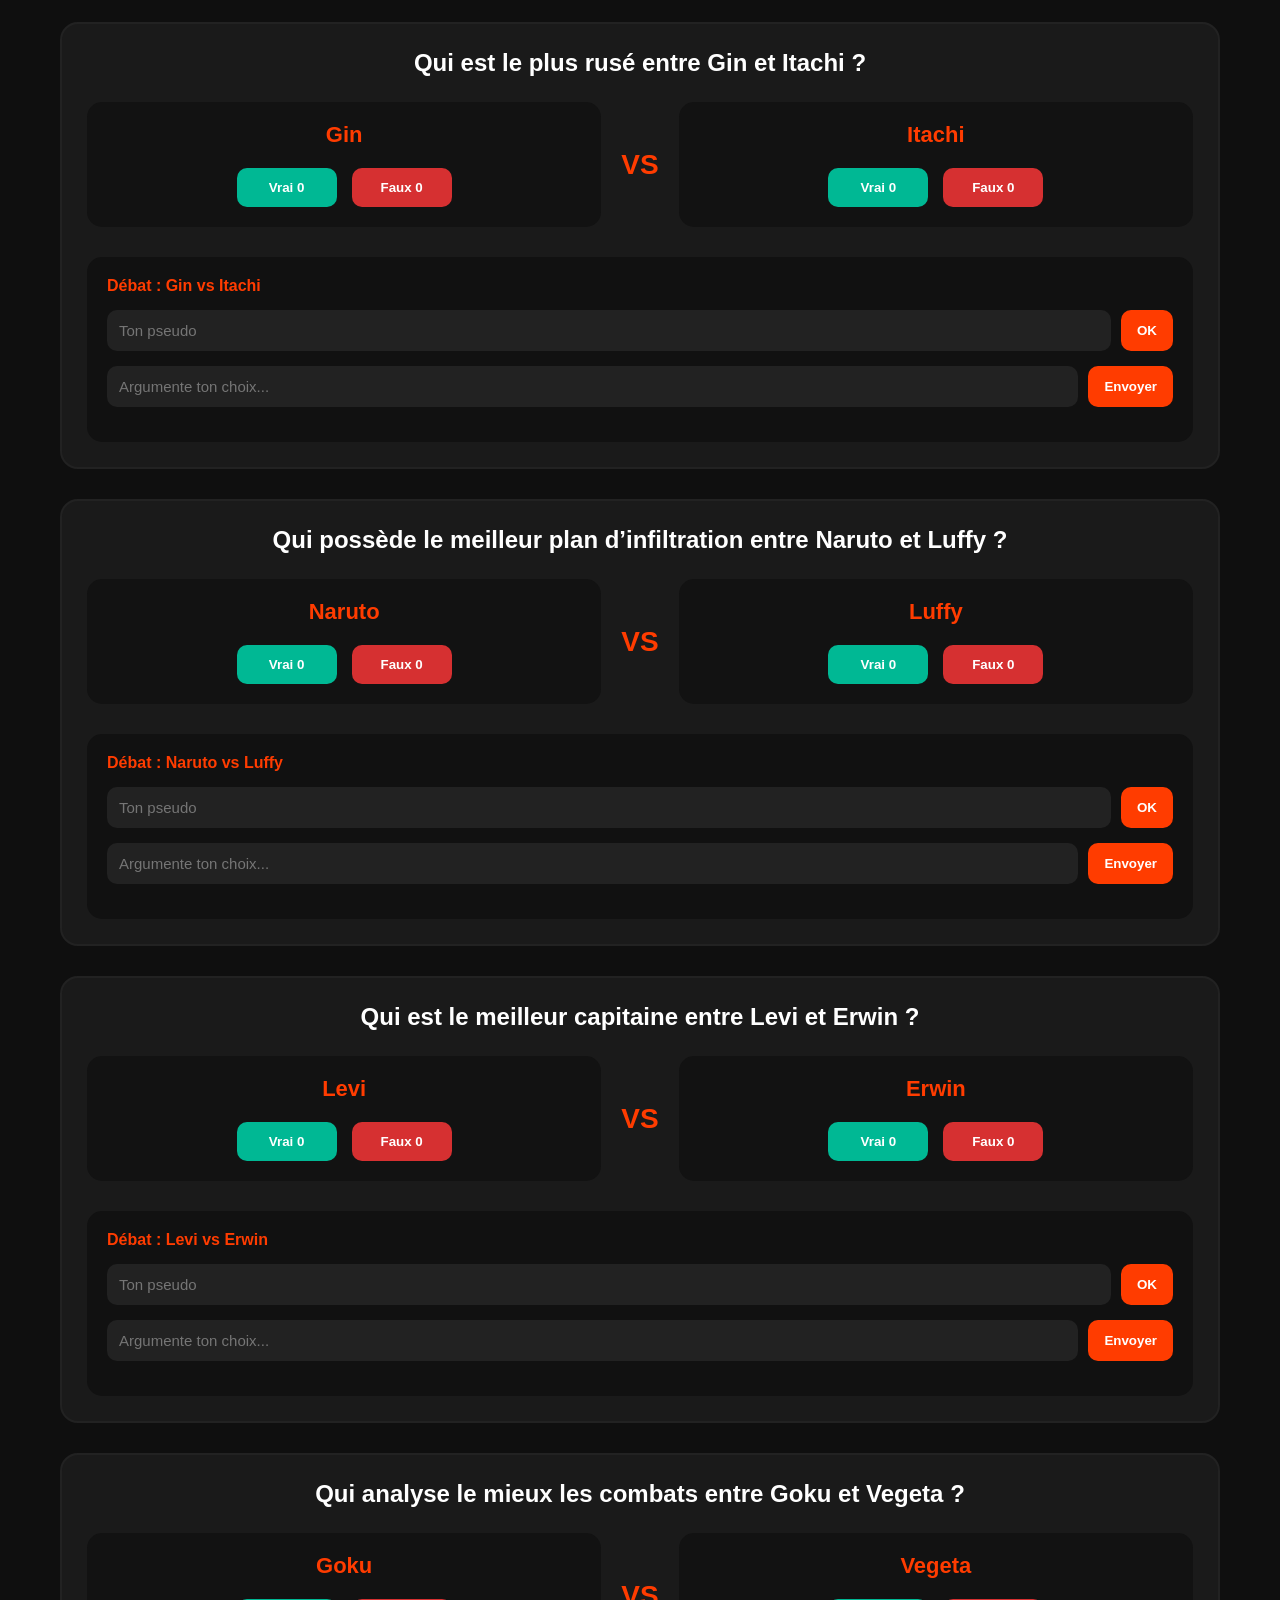
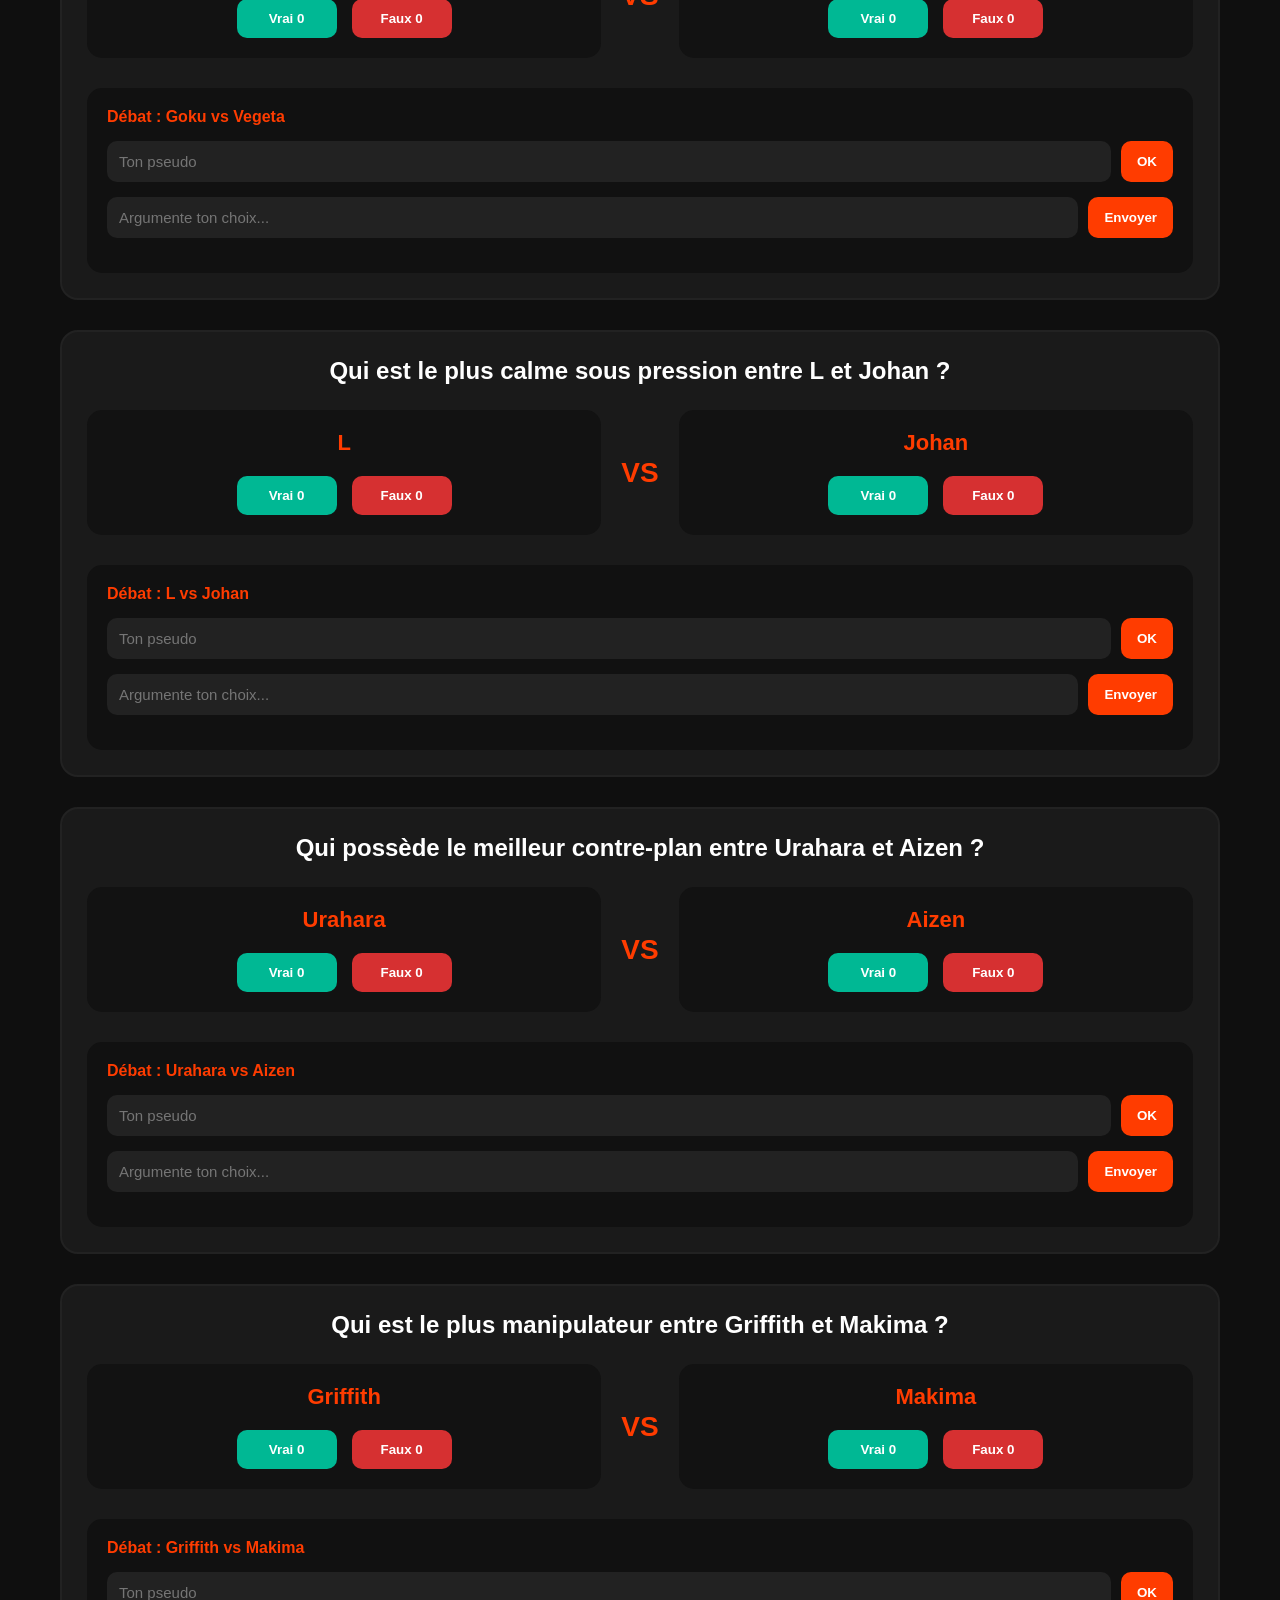
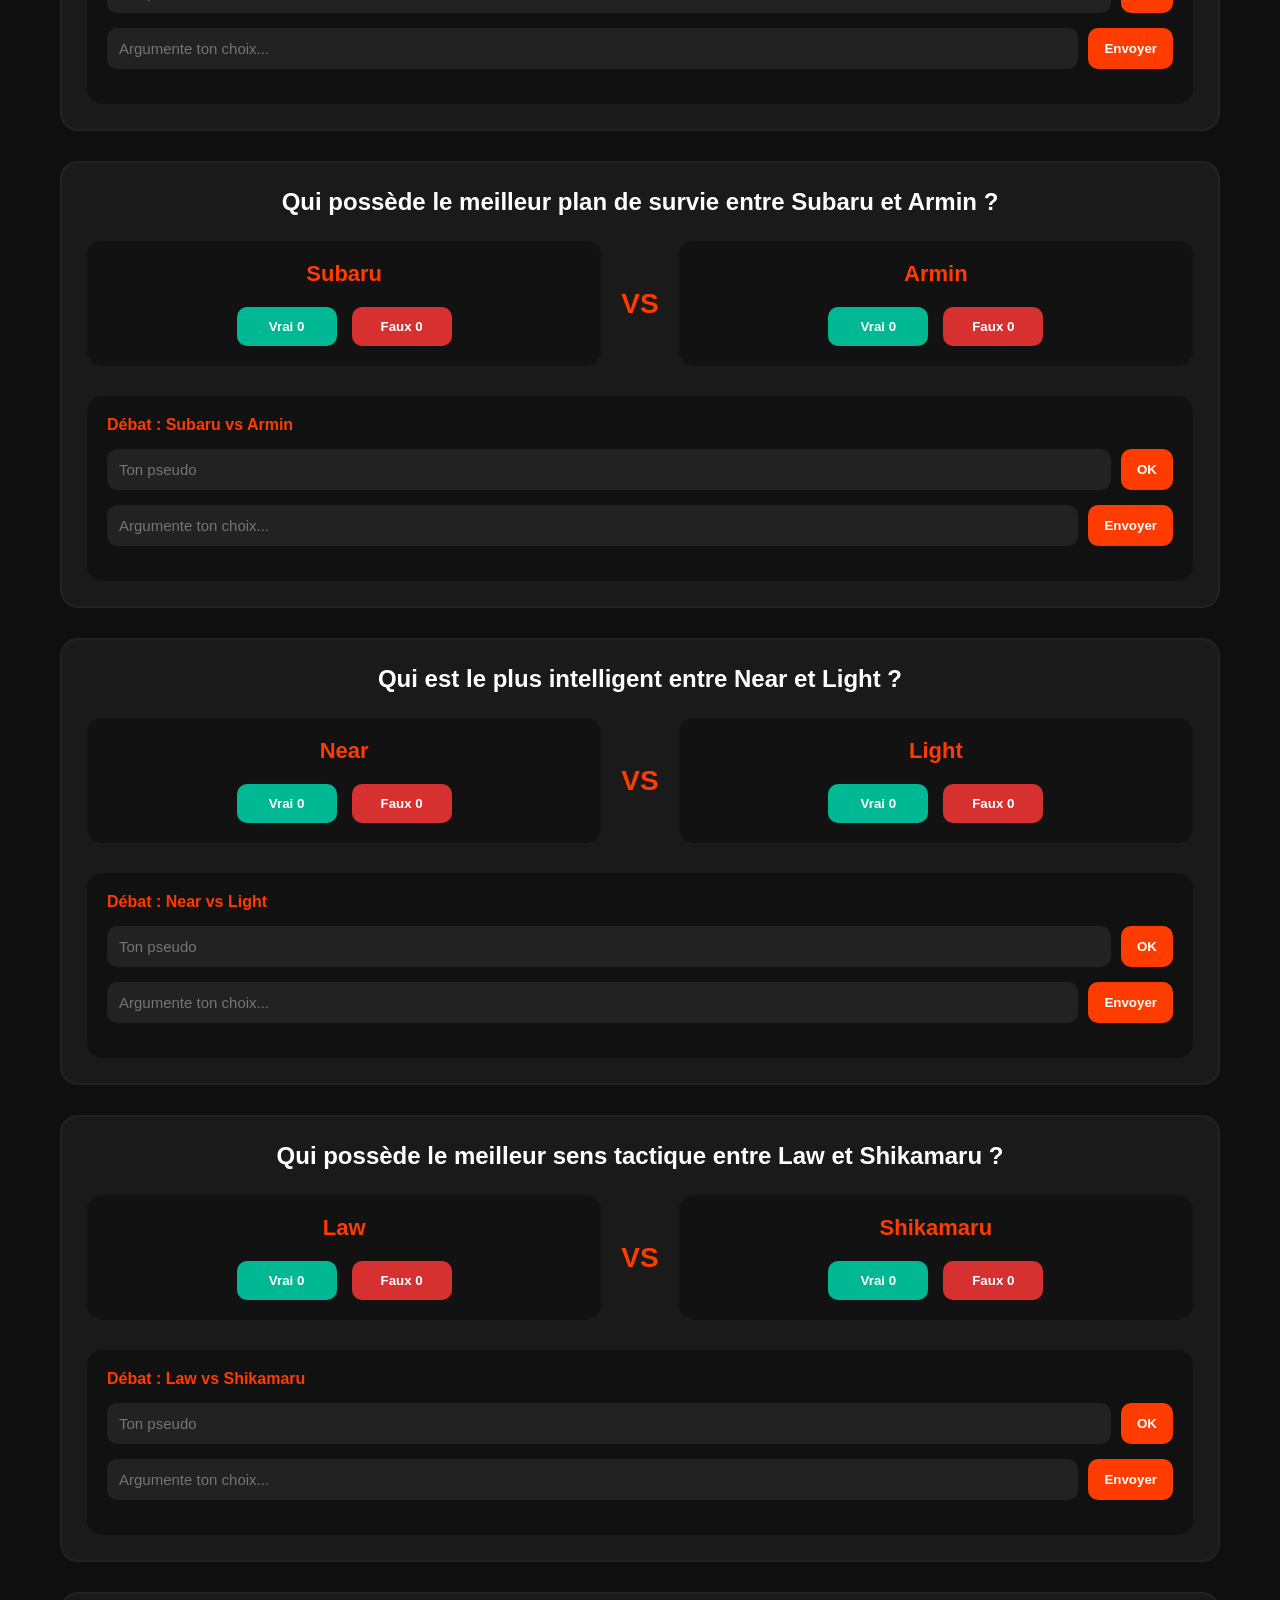
<file: strategie.html>
<!DOCTYPE html>
<html lang="fr">
<head>
<meta charset="UTF-8">
<meta name="viewport" content="width=device-width, initial-scale=1.0">
<title>Tactiques - Sekai Clash</title>
<link rel="stylesheet" href="tactiques.css">
</head>
<body>

<nav class="navbar">
<div class="nav-container">
<a href="accueil.html" class="nav-logo">Sekai<span>Clash</span></a>
</div>
</nav>

<main class="container">
<a href="page2.html" class="back-btn">← Retour</a>
<h1 class="page-title">Tactiques <span>Clashs</span></h1>
<p class="page-subtitle">Les plus grands cerveaux anime.</p>
<div class="clash-list" id="clash-list"></div>
</main>

<script>
const debates = [
"Qui est le meilleur stratège entre Lelouch et Light ?",
"Qui possède le meilleur QI entre L et Aizen ?",
"Qui manipule le mieux ses ennemis entre Johan et Griffith ?",
"Qui est le plus intelligent entre Shikamaru et Senku ?",
"Qui prépare les meilleurs plans entre Urahara et Mayuri ?",
"Qui est le meilleur tacticien entre Erwin et Armin ?",
"Qui anticipe le mieux entre Madara et Aizen ?",
"Qui est le plus dangereux mentalement entre Light et Johan ?",
"Qui possède le meilleur leadership entre Lelouch et Erwin ?",
"Qui est le plus imprévisible entre Hisoka et Sukuna ?",
"Qui est le plus calculateur entre Doflamingo et Crocodile ?",
"Qui est le plus rusé entre Blackbeard et Aizen ?",
"Qui est le meilleur manipulateur entre Makima et Light ?",
"Qui possède la meilleure stratégie militaire entre Ousen et Riboku ?",
"Qui est le plus intelligent entre Conan et L ?",
"Qui possède la meilleure analyse de combat entre Meruem et Komugi ?",
"Qui est le plus préparé entre Batman et Lelouch ?",
"Qui lit le mieux les combats entre Kakashi et Shikamaru ?",
"Qui possède le meilleur instinct tactique entre Sanji et Law ?",
"Qui est le plus imprévisible entre Gojo et Urahara ?",
"Qui maîtrise le mieux les pièges entre Hisoka et Kurapika ?",
"Qui possède le meilleur plan de guerre entre Madara et Aizen ?",
"Qui est le plus intelligent entre Vegeta et Piccolo ?",
"Qui est le plus rusé entre Gin et Itachi ?",
"Qui possède le meilleur plan d’infiltration entre Naruto et Luffy ?",
"Qui est le meilleur capitaine entre Levi et Erwin ?",
"Qui analyse le mieux les combats entre Goku et Vegeta ?",
"Qui est le plus calme sous pression entre L et Johan ?",
"Qui possède le meilleur contre-plan entre Urahara et Aizen ?",
"Qui est le plus manipulateur entre Griffith et Makima ?",
"Qui possède le meilleur plan de survie entre Subaru et Armin ?",
"Qui est le plus intelligent entre Near et Light ?",
"Qui possède le meilleur sens tactique entre Law et Shikamaru ?",
"Qui est le plus réfléchi entre Itachi et Lelouch ?",
"Qui est le meilleur cerveau entre Senku et Bulma ?",
"Qui utilise le mieux ses alliés entre Aizen et Blackbeard ?",
"Qui possède le meilleur timing entre Minato et Itachi ?",
"Qui est le plus patient entre Johan et Aizen ?",
"Qui contrôle le mieux une armée entre Erwin et Riboku ?",
"Qui est le plus difficile à battre mentalement entre L et Johan ?",
"Qui possède les meilleurs plans de secours entre Kisuke et Shikamaru ?",
"Qui est le plus rusé entre Orochimaru et Mayuri ?",
"Qui est le meilleur manipulateur entre Dazai et Johan ?",
"Qui possède le meilleur plan final entre Lelouch et Light ?",
"Qui est le plus stratégique entre Armin et Senku ?",
"Qui possède la meilleure lecture du combat entre Meruem et L ?",
"Qui est le plus imprévisible entre Sukuna et Hisoka ?",
"Qui est le meilleur tacticien entre Aizen et Madara ?",
"Qui domine le plus mentalement entre Johan et Griffith ?",
"Qui possède le meilleur cerveau anime entre Lelouch et Light ?"
];
const list = document.getElementById("clash-list");

    let votes = {};
    let comments = {};
    let userReactions = {};
    let username = sessionStorage.getItem("username") || "";
    let commentIdCounter = 0;

    debates.forEach((debate, index) => {

      const parts = debate.match(/entre\s+(.+?)\s+et\s+(.+?)\s*\?/i);

      const fighter1 = parts ? parts[1].trim() : "Personnage 1";
      const fighter2 = parts ? parts[2].trim() : "Personnage 2";

      votes[index] = {
        f1True:0,
        f1False:0,
        f2True:0,
        f2False:0,
        hasVoted:{}
      };

      comments[index] = [];
      userReactions[index] = {};

      list.innerHTML += `

        <div class="clash-card">

          <div class="clash-question">
            <h3>${debate}</h3>
          </div>

          <div class="clash-versus">

            <div class="fighter">

              <h4>${fighter1}</h4>

              <div class="vote-buttons">

                <button class="vote-btn true-btn"
                onclick="voteFighter(${index},1,'true')">

                  Vrai
                  <span id="f1t-${index}">0</span>

                </button>

                <button class="vote-btn false-btn"
                onclick="voteFighter(${index},1,'false')">

                  Faux
                  <span id="f1f-${index}">0</span>

                </button>

              </div>

            </div>

            <div class="vs">VS</div>

            <div class="fighter">

              <h4>${fighter2}</h4>

              <div class="vote-buttons">

                <button class="vote-btn true-btn"
                onclick="voteFighter(${index},2,'true')">

                  Vrai
                  <span id="f2t-${index}">0</span>

                </button>

                <button class="vote-btn false-btn"
                onclick="voteFighter(${index},2,'false')">

                  Faux
                  <span id="f2f-${index}">0</span>

                </button>

              </div>

            </div>

          </div>

          <div class="comment-section">

            <div class="comment-header-title">
              Débat : ${fighter1} vs ${fighter2}
            </div>

            <div class="username-input">

              <input
                type="text"
                id="username-${index}"
                placeholder="Ton pseudo"
                maxlength="20"
                value="${username}"
              >

              <button
                class="save-name-btn"
                onclick="saveUsername(${index})"
              >
                OK
              </button>

            </div>

            <div class="comment-input">

              <input
                type="text"
                id="comment-${index}"
                placeholder="Argumente ton choix..."
                maxlength="200"
              >

              <button
                class="comment-btn"
                onclick="postComment(${index})"
              >
                Envoyer
              </button>

            </div>

            <div class="comments" id="comments-${index}"></div>

          </div>

        </div>

      `;
    });

    function saveUsername(debateId){

      const input = document.getElementById(`username-${debateId}`);

      username = input.value.trim();

      if(username){

        sessionStorage.setItem("username", username);

        input.disabled = true;

        document.querySelector(
          `#username-${debateId} + button`
        ).textContent = "✓";
      }
    }

    function voteFighter(debateId, fighter, type){

      const key =
      `f${fighter}${type.charAt(0).toUpperCase() + type.slice(1)}`;

      if(!votes[debateId].hasVoted){
        votes[debateId].hasVoted = {};
      }

      if(votes[debateId].hasVoted[fighter] === type){

        votes[debateId][key]--;

        delete votes[debateId].hasVoted[fighter];

      }else{

        if(votes[debateId].hasVoted[fighter]){

          const oldType = votes[debateId].hasVoted[fighter];

          const oldKey =
          `f${fighter}${oldType.charAt(0).toUpperCase() + oldType.slice(1)}`;

          votes[debateId][oldKey]--;
        }

        votes[debateId][key]++;

        votes[debateId].hasVoted[fighter] = type;
      }

      document.getElementById(`f1t-${debateId}`).textContent =
      votes[debateId].f1True;

      document.getElementById(`f1f-${debateId}`).textContent =
      votes[debateId].f1False;

      document.getElementById(`f2t-${debateId}`).textContent =
      votes[debateId].f2True;

      document.getElementById(`f2f-${debateId}`).textContent =
      votes[debateId].f2False;
    }

    function postComment(debateId){

      const input = document.getElementById(`comment-${debateId}`);

      const text = input.value.trim();

      const name =
      username ||
      document.getElementById(`username-${debateId}`).value.trim() ||
      "Anonyme";

      if(!username){

        username = name;

        sessionStorage.setItem("username", username);
      }

      if(text === "") return;

      const commentId = commentIdCounter++;

      comments[debateId].push({

        id:commentId,
        text:text,
        user:name,
        likes:0,
        dislikes:0

      });

      renderComments(debateId);

      input.value = "";
    }

    function renderComments(debateId){

      const commentsDiv =
      document.getElementById(`comments-${debateId}`);

      commentsDiv.innerHTML = "";

      comments[debateId].forEach(comment => {

        const userReact =
        userReactions[debateId]?.[comment.id];

        commentsDiv.innerHTML += `

          <div class="comment">

            <div class="comment-header">

              <span class="comment-user">
                ${comment.user}
              </span>

            </div>

            <p>${comment.text}</p>

            <div class="comment-actions">

              <button
                class="like-btn ${userReact === 'like' ? 'active' : ''}"
                onclick="reactComment(${debateId},${comment.id},'like')"
              >
                👍
                <span>${comment.likes}</span>
              </button>

              <button
                class="dislike-btn ${userReact === 'dislike' ? 'active' : ''}"
                onclick="reactComment(${debateId},${comment.id},'dislike')"
              >
                👎
                <span>${comment.dislikes}</span>
              </button>

            </div>

          </div>

        `;
      });
    }

    function reactComment(debateId, commentId, type){

      const comment =
      comments[debateId].find(c => c.id === commentId);

      if(!comment) return;

      if(!userReactions[debateId]){
        userReactions[debateId] = {};
      }

      const currentReact =
      userReactions[debateId][commentId];

      if(currentReact === type){

        if(type === "like"){
          comment.likes--;
        }else{
          comment.dislikes--;
        }

        delete userReactions[debateId][commentId];

      }else{

        if(currentReact === "like"){
          comment.likes--;
        }

        if(currentReact === "dislike"){
          comment.dislikes--;
        }

        if(type === "like"){
          comment.likes++;
        }else{
          comment.dislikes++;
        }

        userReactions[debateId][commentId] = type;
      }

      renderComments(debateId);
    }

  </script>

</body>
</html>
</file>
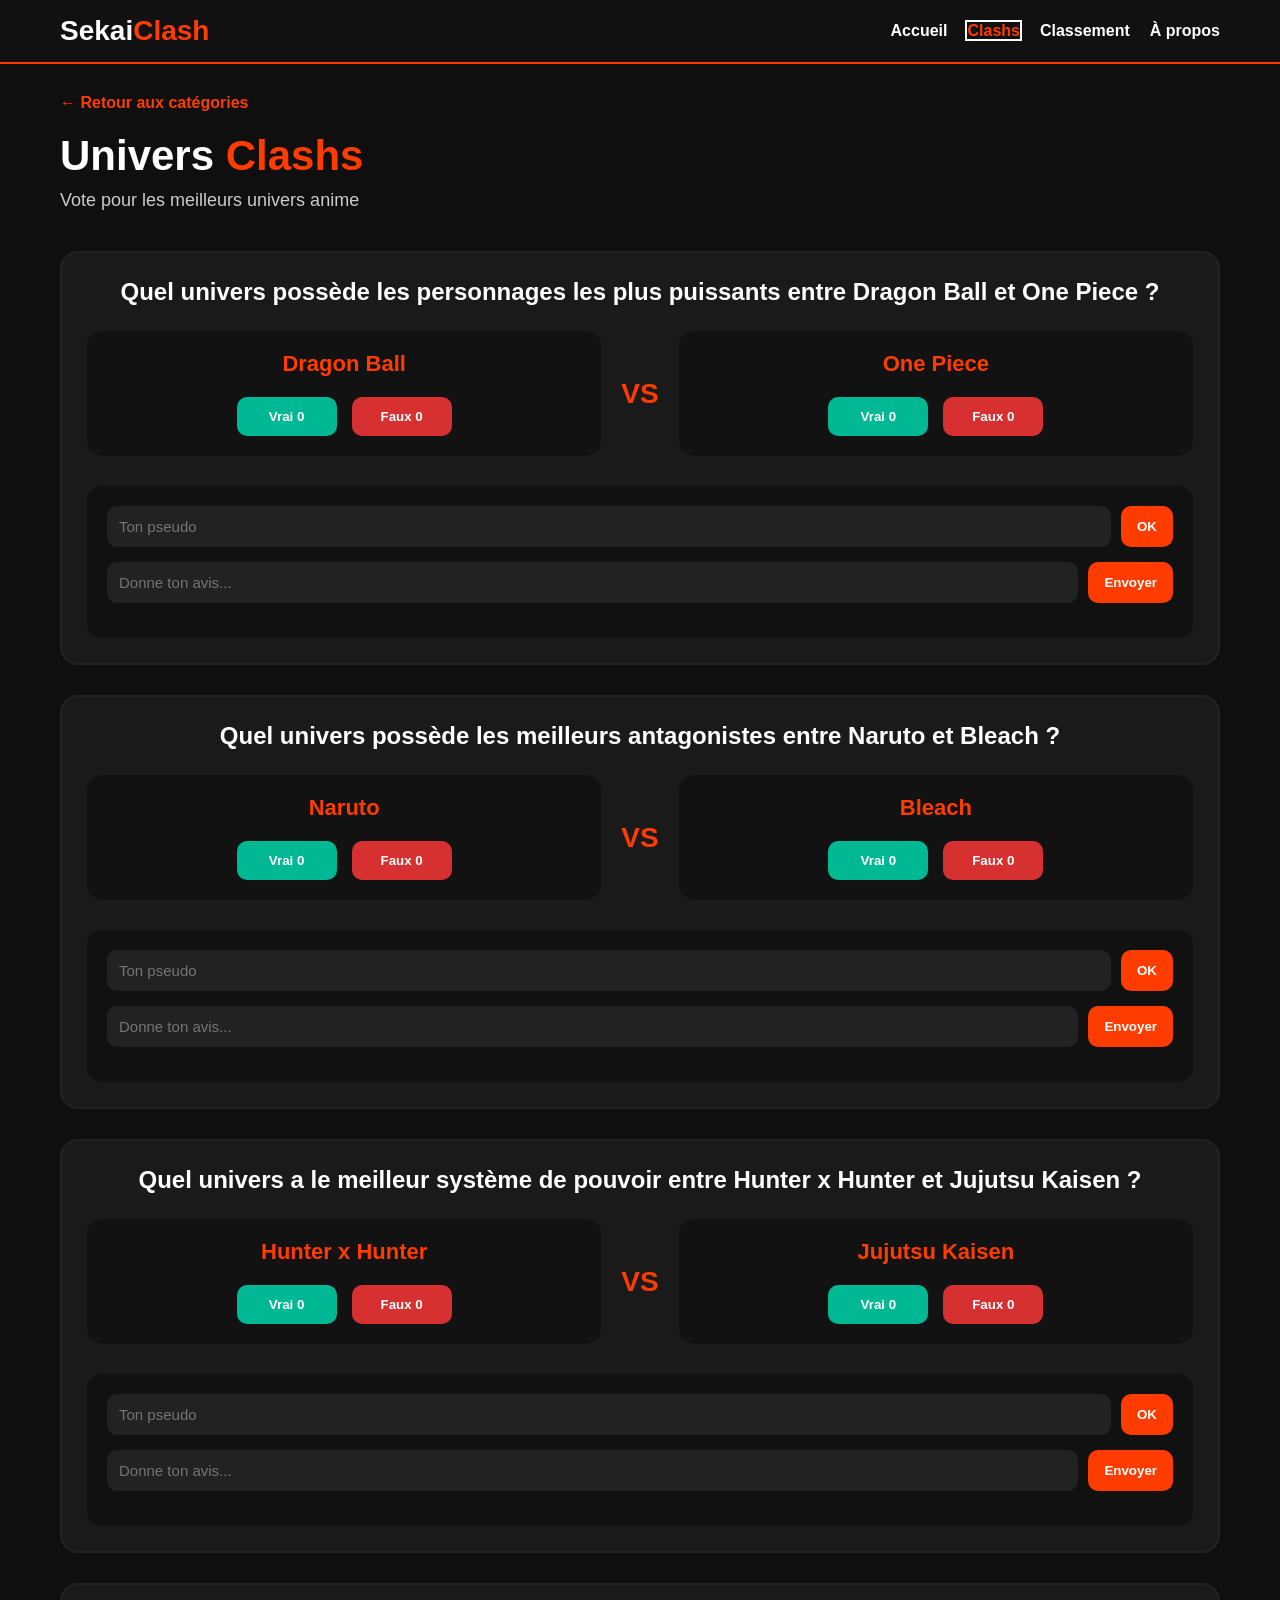
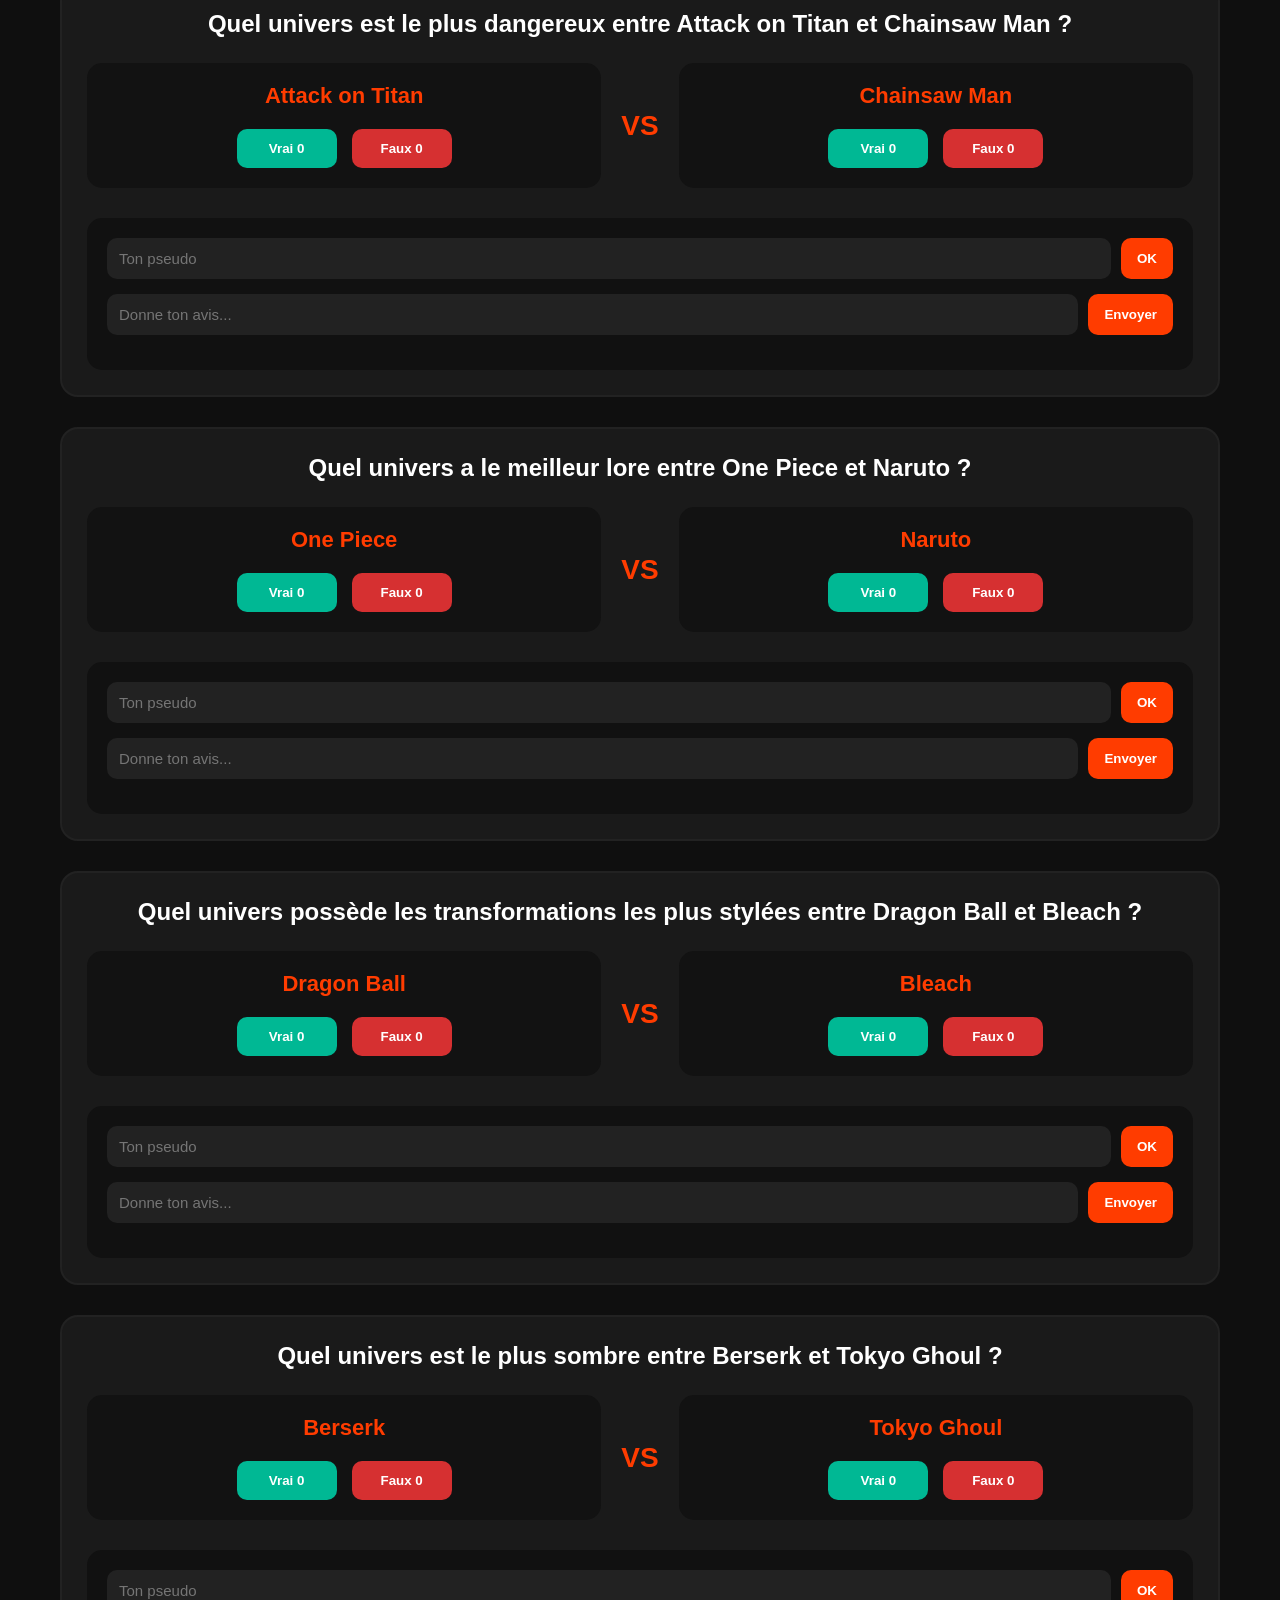
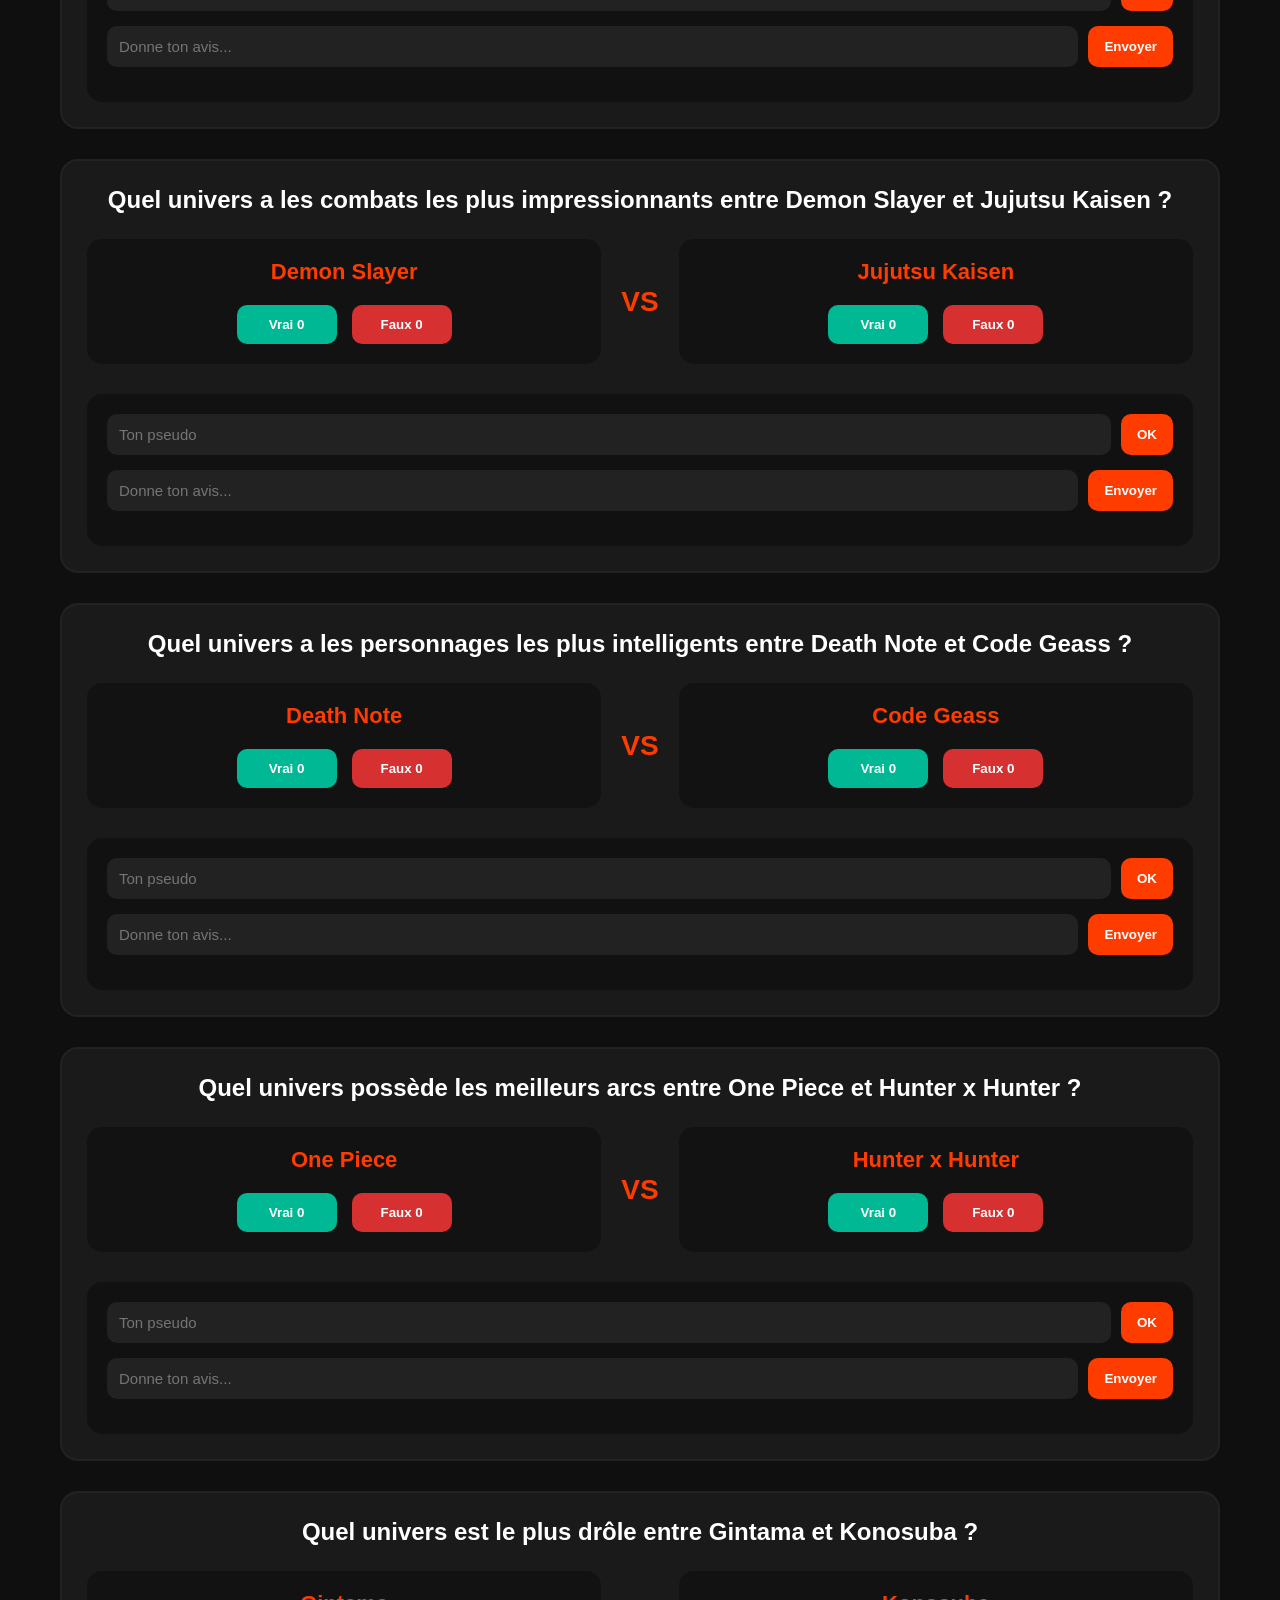
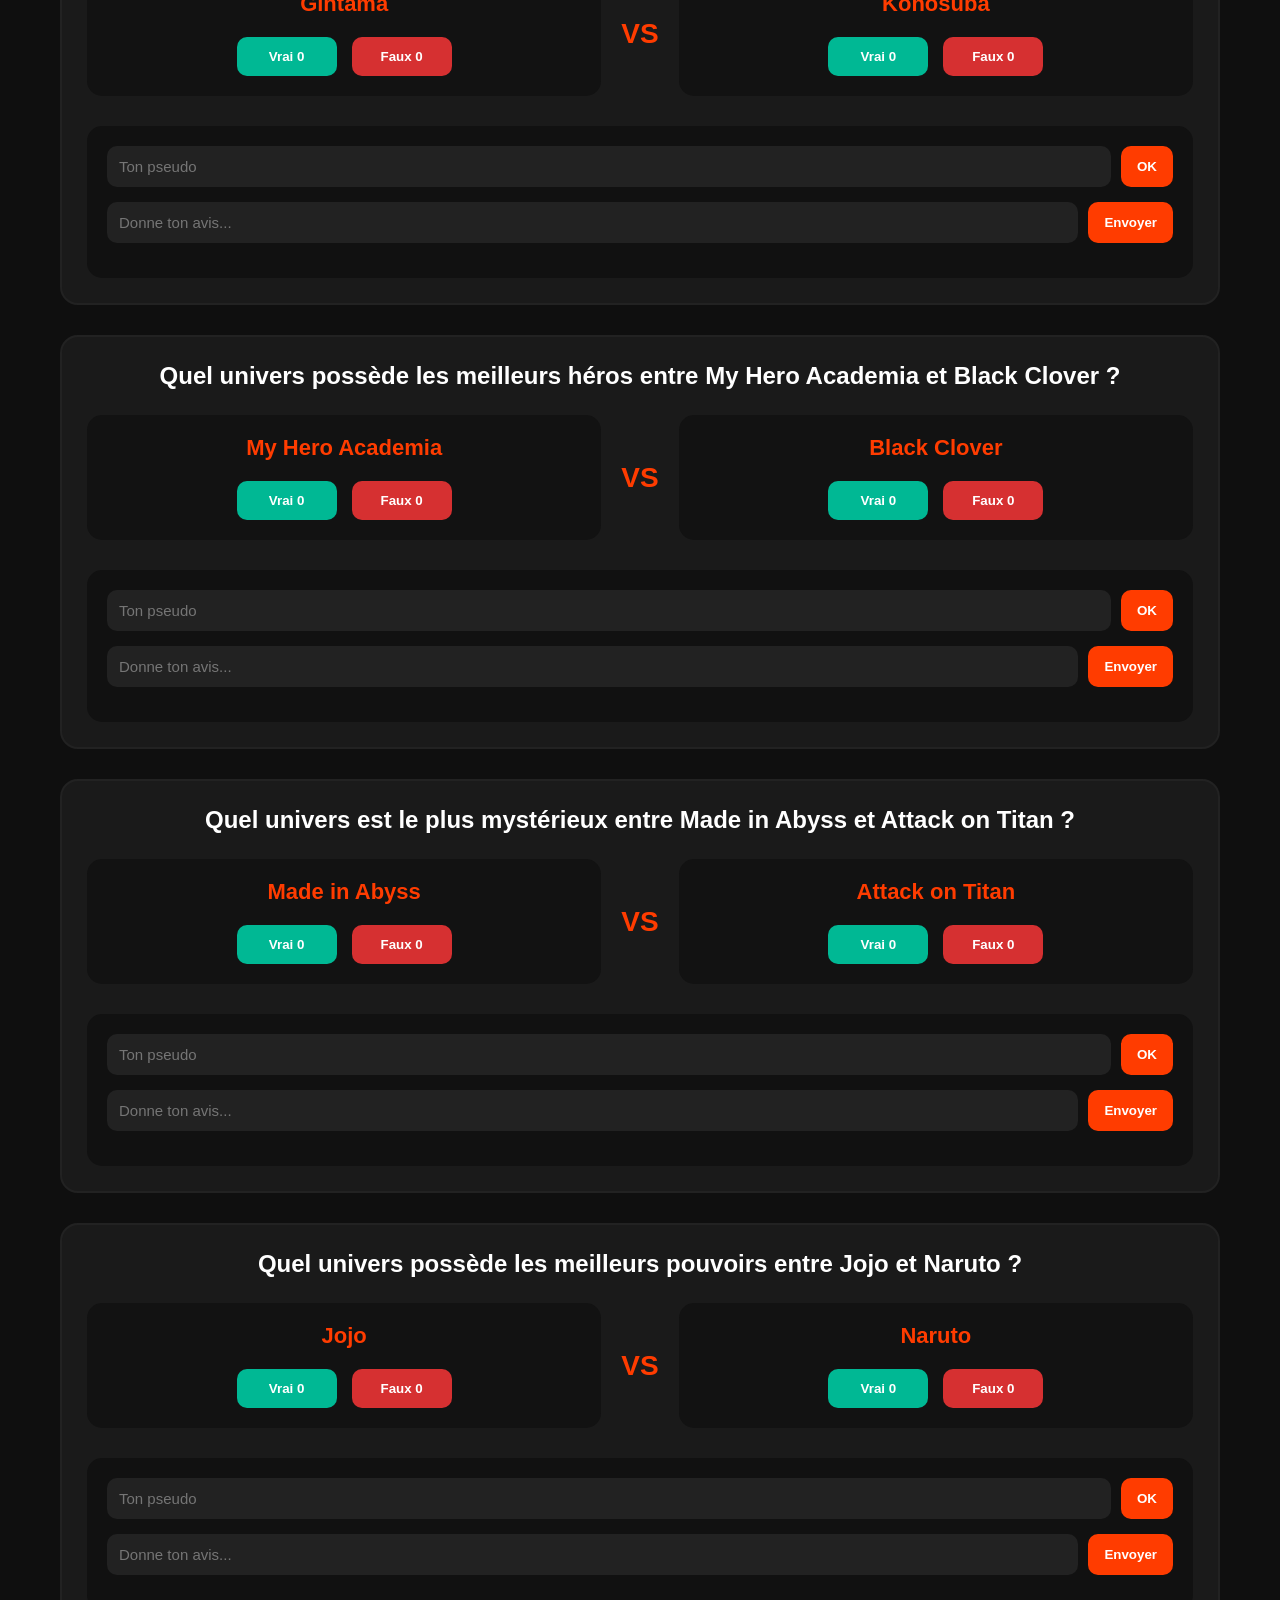
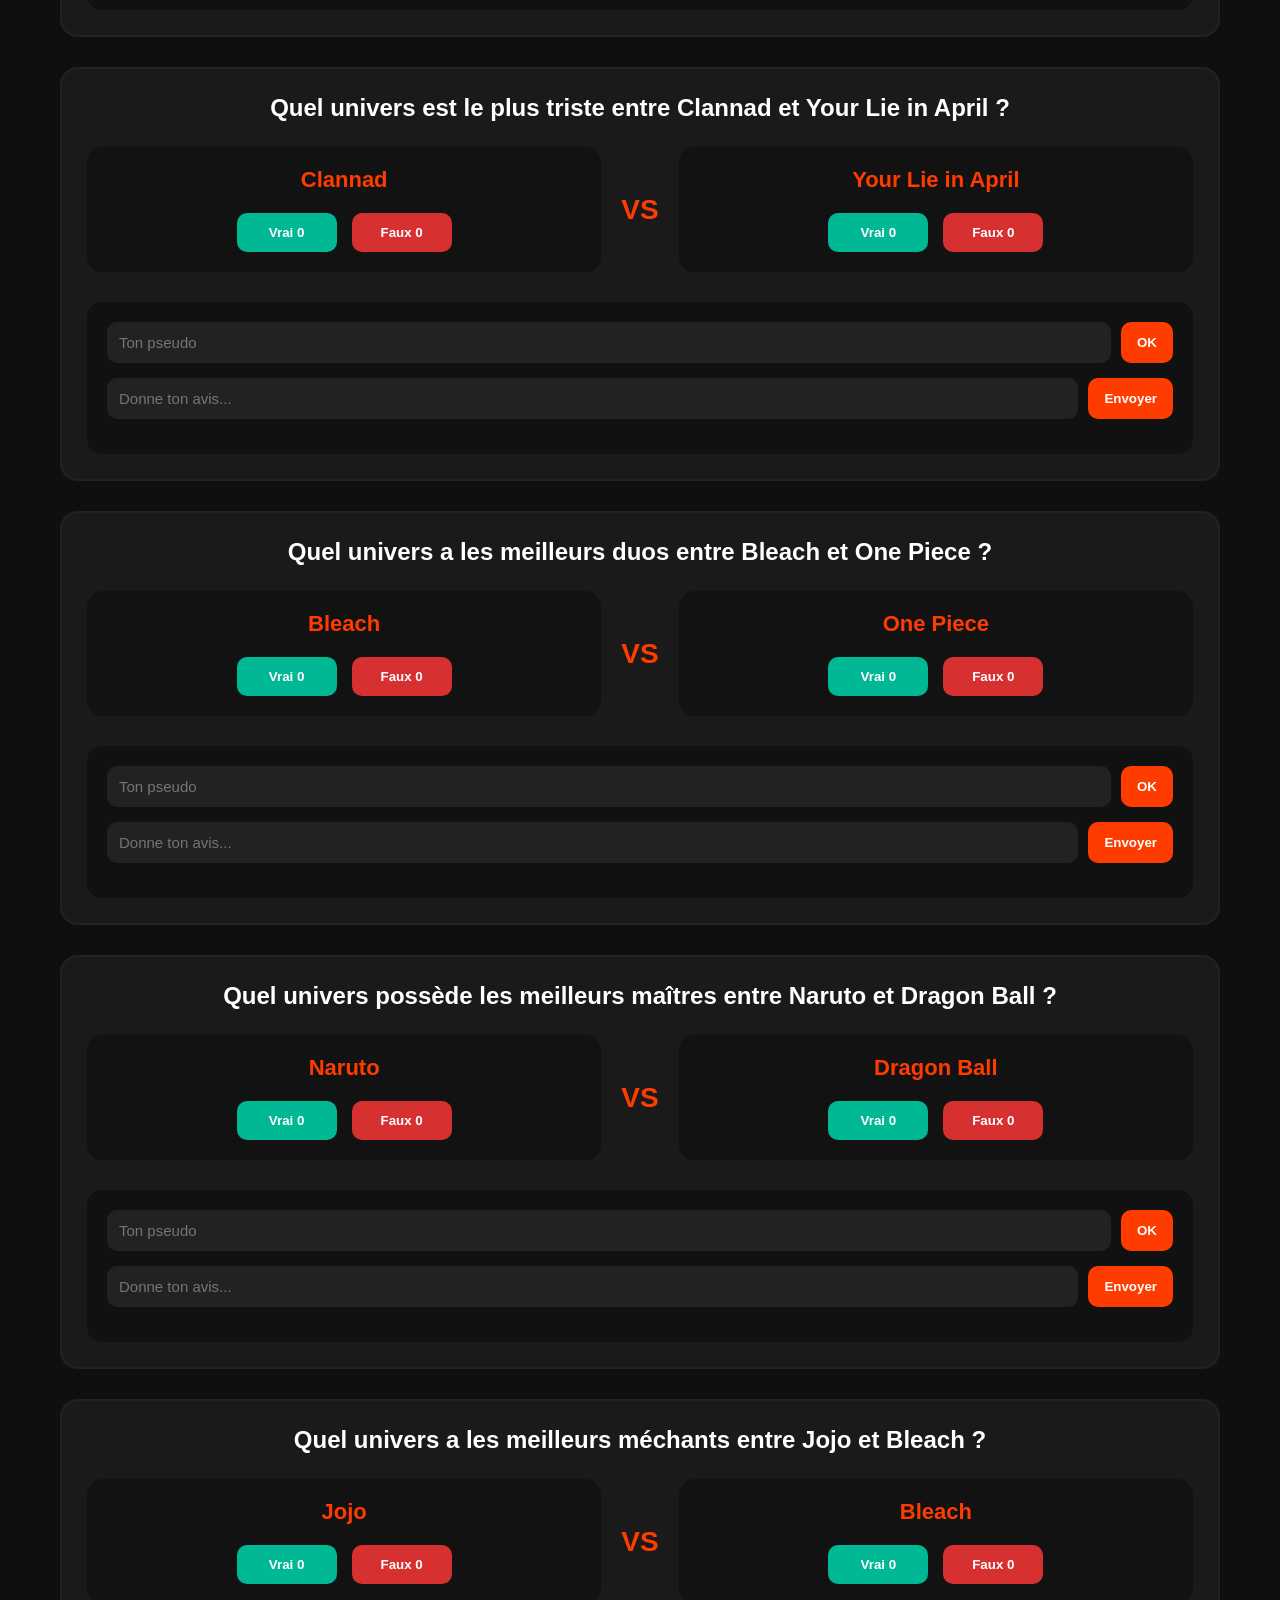
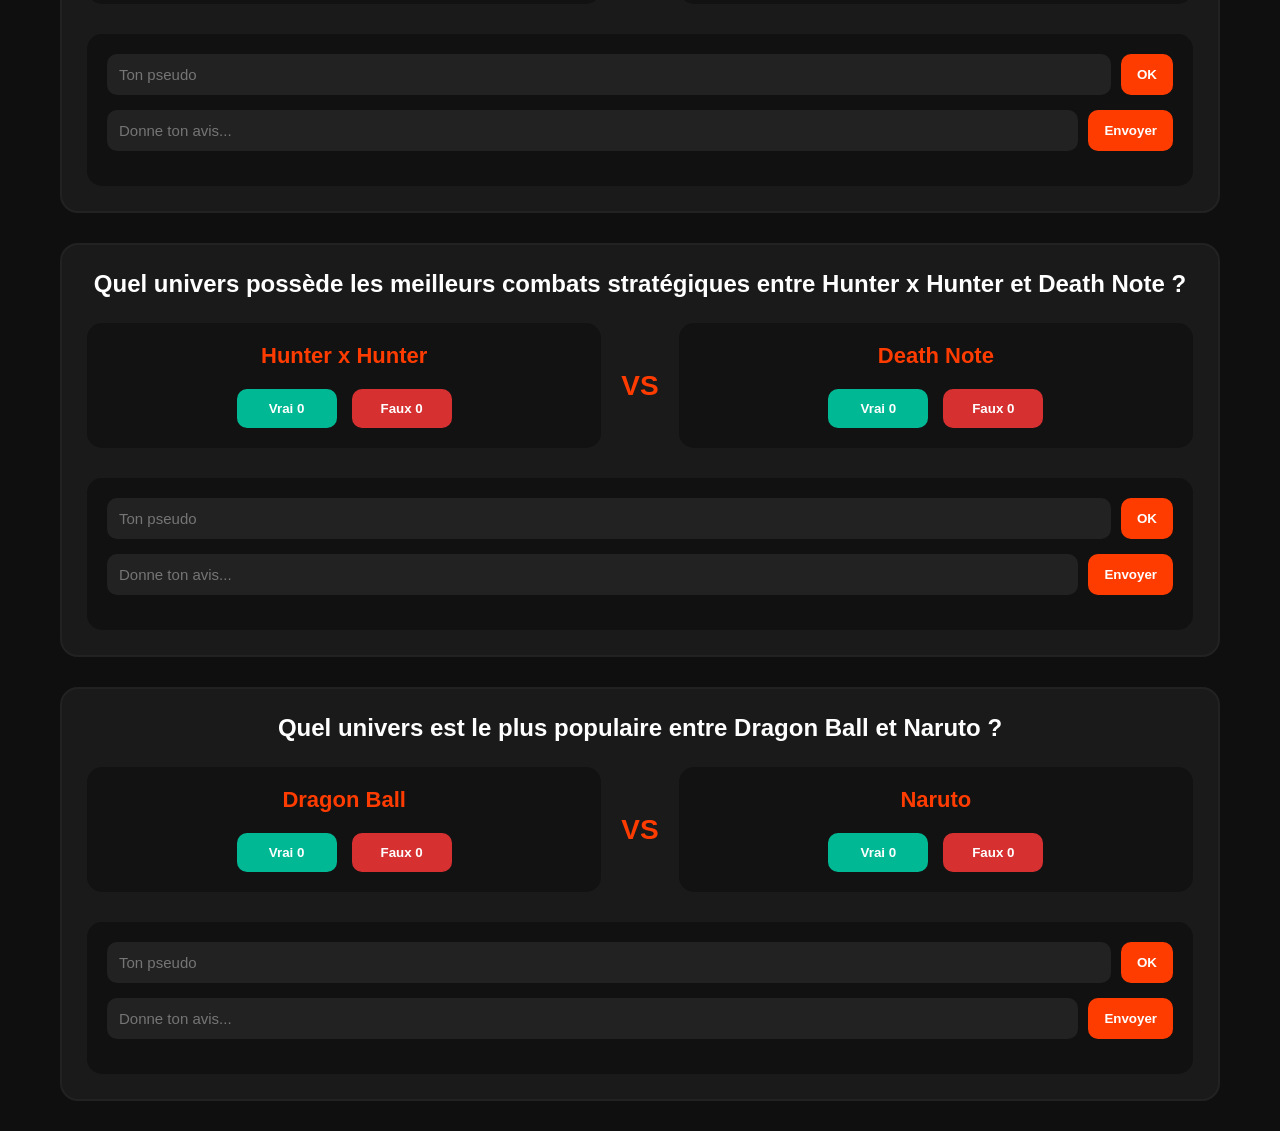
<file: univers.html>
<!DOCTYPE html>
<html lang="fr">
<head>
  <meta charset="UTF-8">
  <meta name="viewport" content="width=device-width, initial-scale=1.0">
  <title>Univers Clashs - Sekai Clash</title>
  <link rel="stylesheet" href="univers.css">
</head>
<body>

  <nav class="navbar">
    <div class="nav-container">
      <a href="accueil.html" class="nav-logo">Sekai<span>Clash</span></a>

      <input type="checkbox" id="nav-toggle" class="nav-toggle">

      <label for="nav-toggle" class="nav-hamburger">
        ☰
      </label>

      <ul class="nav-menu">
        <li><a href="accueil.html">Accueil</a></li>
        <li><a href="page2.html" class="active">Clashs</a></li>
        <li><a href="classement.html">Classement</a></li>
        <li><a href="apropos.html">À propos</a></li>
      </ul>
    </div>
  </nav>

  <main class="container">

    <a href="page2.html" class="back-btn">
      ← Retour aux catégories
    </a>

    <h1 class="page-title">
      Univers <span>Clashs</span>
    </h1>

    <p class="page-subtitle">
      Vote pour les meilleurs univers anime
    </p>

    <div class="clash-list" id="clash-list"></div>

  </main>

  <script>

    const debates = [
      "Quel univers possède les personnages les plus puissants entre Dragon Ball et One Piece ?",
      "Quel univers possède les meilleurs antagonistes entre Naruto et Bleach ?",
      "Quel univers a le meilleur système de pouvoir entre Hunter x Hunter et Jujutsu Kaisen ?",
      "Quel univers est le plus dangereux entre Attack on Titan et Chainsaw Man ?",
      "Quel univers a le meilleur lore entre One Piece et Naruto ?",
      "Quel univers possède les transformations les plus stylées entre Dragon Ball et Bleach ?",
      "Quel univers est le plus sombre entre Berserk et Tokyo Ghoul ?",
      "Quel univers a les combats les plus impressionnants entre Demon Slayer et Jujutsu Kaisen ?",
      "Quel univers a les personnages les plus intelligents entre Death Note et Code Geass ?",
      "Quel univers possède les meilleurs arcs entre One Piece et Hunter x Hunter ?",
      "Quel univers est le plus drôle entre Gintama et Konosuba ?",
      "Quel univers possède les meilleurs héros entre My Hero Academia et Black Clover ?",
      "Quel univers est le plus mystérieux entre Made in Abyss et Attack on Titan ?",
      "Quel univers possède les meilleurs pouvoirs entre Jojo et Naruto ?",
      "Quel univers est le plus triste entre Clannad et Your Lie in April ?",
      "Quel univers a les meilleurs duos entre Bleach et One Piece ?",
      "Quel univers possède les meilleurs maîtres entre Naruto et Dragon Ball ?",
      "Quel univers a les meilleurs méchants entre Jojo et Bleach ?",
      "Quel univers possède les meilleurs combats stratégiques entre Hunter x Hunter et Death Note ?",
      "Quel univers est le plus populaire entre Dragon Ball et Naruto ?"
    ];

    const list = document.getElementById("clash-list");

    let votes = {};
    let comments = {};
    let userReactions = {};
    let username = sessionStorage.getItem("username") || "";
    let commentIdCounter = 0;

    debates.forEach((debate, index) => {

      const parts = debate.match(/entre\s+(.+?)\s+et\s+(.+?)\s*\?/i);

      const fighter1 = parts ? parts[1].trim() : "Univers 1";
      const fighter2 = parts ? parts[2].trim() : "Univers 2";

      votes[index] = {
        f1True: 0,
        f1False: 0,
        f2True: 0,
        f2False: 0,
        hasVoted: {}
      };

      comments[index] = [];
      userReactions[index] = {};

      list.innerHTML += `

      <div class="clash-card">

        <div class="clash-question">
          <h3>${debate}</h3>
        </div>

        <div class="clash-versus">

          <div class="fighter">
            <h4>${fighter1}</h4>

            <div class="vote-buttons">
              <button class="vote-btn true-btn"
              onclick="voteFighter(${index},1,'true')">
              Vrai <span id="f1t-${index}">0</span>
              </button>

              <button class="vote-btn false-btn"
              onclick="voteFighter(${index},1,'false')">
              Faux <span id="f1f-${index}">0</span>
              </button>
            </div>
          </div>

          <div class="vs">VS</div>

          <div class="fighter">
            <h4>${fighter2}</h4>

            <div class="vote-buttons">
              <button class="vote-btn true-btn"
              onclick="voteFighter(${index},2,'true')">
              Vrai <span id="f2t-${index}">0</span>
              </button>

              <button class="vote-btn false-btn"
              onclick="voteFighter(${index},2,'false')">
              Faux <span id="f2f-${index}">0</span>
              </button>
            </div>
          </div>

        </div>

        <div class="comment-section">

          <div class="username-input">
            <input
              type="text"
              id="username-${index}"
              placeholder="Ton pseudo"
              maxlength="20"
              value="${username}"
            >

            <button
              class="save-name-btn"
              onclick="saveUsername(${index})">
              OK
            </button>
          </div>

          <div class="comment-input">

            <input
              type="text"
              id="comment-${index}"
              placeholder="Donne ton avis..."
              maxlength="200"
            >

            <button
              class="comment-btn"
              onclick="postComment(${index})">
              Envoyer
            </button>

          </div>

          <div class="comments" id="comments-${index}"></div>

        </div>

      </div>

      `;
    });

    function saveUsername(debateId) {

      const input =
      document.getElementById(`username-${debateId}`);

      username = input.value.trim();

      if(username){

        sessionStorage.setItem("username", username);

        input.disabled = true;

        document.querySelector(
          `#username-${debateId} + button`
        ).textContent = "✓";
      }
    }

    function voteFighter(debateId, fighter, type){

      const key =
      `f${fighter}${type.charAt(0).toUpperCase()+type.slice(1)}`;

      if(!votes[debateId].hasVoted){
        votes[debateId].hasVoted = {};
      }

      if(votes[debateId].hasVoted[fighter] === type){

        votes[debateId][key]--;

        delete votes[debateId].hasVoted[fighter];

      } else {

        if(votes[debateId].hasVoted[fighter]){

          const oldType =
          votes[debateId].hasVoted[fighter];

          const oldKey =
          `f${fighter}${oldType.charAt(0).toUpperCase()+oldType.slice(1)}`;

          votes[debateId][oldKey]--;
        }

        votes[debateId][key]++;

        votes[debateId].hasVoted[fighter] = type;
      }

      document.getElementById(`f1t-${debateId}`).textContent =
      votes[debateId].f1True;

      document.getElementById(`f1f-${debateId}`).textContent =
      votes[debateId].f1False;

      document.getElementById(`f2t-${debateId}`).textContent =
      votes[debateId].f2True;

      document.getElementById(`f2f-${debateId}`).textContent =
      votes[debateId].f2False;
    }

    function postComment(debateId){

      const input =
      document.getElementById(`comment-${debateId}`);

      const text = input.value.trim();

      const name =
      username ||
      document.getElementById(`username-${debateId}`).value.trim() ||
      "Anonyme";

      if(text === "") return;

      const commentId = commentIdCounter++;

      comments[debateId].push({
        id: commentId,
        text: text,
        user: name,
        likes: 0,
        dislikes: 0
      });

      renderComments(debateId);

      input.value = "";
    }

    function renderComments(debateId){

      const commentsDiv =
      document.getElementById(`comments-${debateId}`);

      commentsDiv.innerHTML = "";

      comments[debateId].forEach(comment => {

        const userReact =
        userReactions[debateId]?.[comment.id];

        commentsDiv.innerHTML += `

        <div class="comment">

          <div class="comment-header">
            <span class="comment-user">${comment.user}</span>
          </div>

          <p>${comment.text}</p>

          <div class="comment-actions">

            <button
              class="like-btn ${userReact === 'like' ? 'active' : ''}"
              onclick="reactComment(${debateId},${comment.id},'like')">

              👍 <span>${comment.likes}</span>

            </button>

            <button
              class="dislike-btn ${userReact === 'dislike' ? 'active' : ''}"
              onclick="reactComment(${debateId},${comment.id},'dislike')">

              👎 <span>${comment.dislikes}</span>

            </button>

          </div>

        </div>

        `;
      });
    }

    function reactComment(debateId, commentId, type){

      const comment =
      comments[debateId].find(c => c.id === commentId);

      if(!comment) return;

      if(!userReactions[debateId]){
        userReactions[debateId] = {};
      }

      const currentReact =
      userReactions[debateId][commentId];

      if(currentReact === type){

        if(type === "like"){
          comment.likes--;
        } else {
          comment.dislikes--;
        }

        delete userReactions[debateId][commentId];

      } else {

        if(currentReact === "like"){
          comment.likes--;
        }

        if(currentReact === "dislike"){
          comment.dislikes--;
        }

        if(type === "like"){
          comment.likes++;
        } else {
          comment.dislikes++;
        }

        userReactions[debateId][commentId] = type;
      }

      renderComments(debateId);
    }

  </script>

</body>
</html>
</file>
<file: index.css>
img{height: 400px; width: auto;
}
body {background-color: black;
      margin: 0;
    }

.a {  
      display: flex;
      flex-direction: column;
      align-items: center;
    }
input{width:250px; height: 75px;
  font-size: 20px; 
  border-radius: 50px;
  background-color: red;}
</file>
<file: accueil.css>
* {
  margin: 0;
  padding: 0;
  box-sizing: border-box;
}

body {
  background: #0d0d0d;
  color: white;
  font-family: Arial, sans-serif;
}

.navbar {
  width: 100%;
  background: #111;
  border-bottom: 2px solid #ff3c78;
  position: sticky;
  top: 0;
  z-index: 1000;
}

.nav-container {
  width: 90%;
  margin: auto;
  display: flex;
  justify-content: space-between;
  align-items: center;
  padding: 15px 0;
}

.nav-logo {
  font-size: 2rem;
  color: white;
  text-decoration: none;
  font-weight: bold;
}

.nav-logo span {
  color: #ff3c78;
}

.nav-menu {
  list-style: none;
  display: flex;
  gap: 20px;
}

.nav-menu li a {
  color: white;
  text-decoration: none;
  transition: 0.3s;
}

.nav-menu li a:hover,
.nav-menu li a.active {
  color: #ff3c78;
}

.nav-toggle {
  display: none;
}

.nav-hamburger {
  display: none;
  font-size: 2rem;
  cursor: pointer;
}

.hero {
  min-height: 90vh;
  display: flex;
  align-items: center;
  justify-content: center;
  text-align: center;
  padding: 40px 20px;
  background: linear-gradient(rgba(0,0,0,0.7), rgba(0,0,0,0.7)),
  url('https://images.unsplash.com/photo-1511512578047-dfb367046420?q=80&w=1400&auto=format&fit=crop');
  background-size: cover;
  background-position: center;
}

.hero-content h1 {
  font-size: 4rem;
  margin-bottom: 20px;
}

.hero-content h1 span {
  color: #ff3c78;
}

.hero-content p {
  max-width: 700px;
  margin: auto;
  color: #ddd;
  font-size: 1.2rem;
  margin-bottom: 35px;
}

.hero-buttons {
  display: flex;
  justify-content: center;
  gap: 20px;
  flex-wrap: wrap;
}

.hero-btn {
  padding: 14px 28px;
  border-radius: 12px;
  text-decoration: none;
  font-weight: bold;
  transition: 0.3s;
}

.primary-btn {
  background: #ff3c78;
  color: white;
}

.secondary-btn {
  border: 2px solid #ff3c78;
  color: #ff3c78;
}

.hero-btn:hover {
  transform: translateY(-3px);
}

.container {
  width: 90%;
  margin: auto;
  padding: 70px 0;
}

.categories-section,
.stats-section,
.top-section {
  margin-bottom: 80px;
}

.categories-section h2,
.stats-section h2,
.top-section h2 {
  margin-bottom: 30px;
  font-size: 2.3rem;
  color: #ff3c78;
}

.categories-grid,
.stats-grid,
.top-grid {
  display: grid;
  grid-template-columns: repeat(auto-fit, minmax(250px, 1fr));
  gap: 25px;
}

.category-card,
.stat-card,
.top-card {
  background: #181818;
  padding: 30px;
  border-radius: 18px;
  text-decoration: none;
  color: white;
  transition: 0.3s;
  border: 2px solid #222;
}

.category-card:hover,
.stat-card:hover,
.top-card:hover {
  transform: translateY(-5px);
}

.category-card h3,
.stat-card h3,
.top-card h3 {
  margin-bottom: 15px;
  font-size: 1.5rem;
}

.category-card p,
.top-card p,
.stat-card p {
  color: #ccc;
}

.shonen {
  border-color: #ff5733;
}

.seinen {
  border-color: #9b59b6;
}

.competences {
  border-color: #00bfff;
}

.tactiques {
  border-color: #2ecc71;
}

.univers {
  border-color: #f1c40f;
}

.maitre {
  border-color: #ff3c78;
}

.romance {
  border-color: #ff69b4;
}

.comedie {
  border-color: #00d084;
}

.stat-card {
  text-align: center;
}

.stat-card h3 {
  font-size: 2.5rem;
  color: #ff3c78;
}

.top-card span {
  display: inline-block;
  background: #ff3c78;
  padding: 6px 12px;
  border-radius: 20px;
  margin-bottom: 15px;
  font-weight: bold;
}

.footer {
  text-align: center;
  padding: 30px;
  background: #111;
  border-top: 2px solid #ff3c78;
  color: #aaa;
}

@media(max-width: 768px) {

  .nav-hamburger {
    display: block;
  }

  .nav-menu {
    position: absolute;
    top: 70px;
    left: 0;
    width: 100%;
    background: #111;
    flex-direction: column;
    align-items: center;
    max-height: 0;
    overflow: hidden;
    transition: 0.3s;
  }

  .nav-menu li {
    margin: 15px 0;
  }

  .nav-toggle:checked ~ .nav-menu {
    max-height: 300px;
  }

  .hero-content h1 {
    font-size: 2.6rem;
  }

  .hero-content p {
    font-size: 1rem;
  }

  .hero-buttons {
    flex-direction: column;
    align-items: center;
  }

}
</file>
<file: apropos.css>
/* RESET */
*{
  margin:0;
  padding:0;
  box-sizing:border-box;
}

body{
  font-family:Arial, Helvetica, sans-serif;
  background:#0b0b0b;
  color:#fff;
}

/* NAVBAR */
.navbar{
  background:#0a0a0a;
  border-bottom:2px solid #ff0000;
  position:sticky;
  top:0;
  width:100%;
  z-index:100;
}

.nav-container{
  max-width:1200px;
  margin:auto;
  padding:0 15px;
  height:60px;
  display:flex;
  align-items:center;
  justify-content:space-between;
}

.nav-logo{
  color:#fff;
  font-size:22px;
  font-weight:bold;
  text-decoration:none;
}

.nav-logo span{
  color:#ff0000;
}

.nav-menu{
  list-style:none;
  display:flex;
  gap:30px;
}

.nav-menu a{
  color:#ccc;
  text-decoration:none;
  transition:0.3s;
}

.nav-menu a:hover,
.nav-menu a.active{
  color:#ff0000;
}

.nav-toggle,
.nav-hamburger{
  display:none;
}

/* HERO */
.hero{
  text-align:center;
  padding:70px 20px 40px;
}

.hero h1{
  font-size:2.8rem;
  margin-bottom:10px;
}

.hero h1 span{
  color:#ff0000;
}

.hero p{
  color:#aaa;
  font-size:1.1rem;
  max-width:600px;
  margin:auto;
}

/* CONTAINER */
.container{
  max-width:900px;
  margin:auto;
  padding:30px 20px 60px;
  display:flex;
  flex-direction:column;
  gap:25px;
}

/* CARDS */
.card{
  background:#111;
  border:1px solid #222;
  border-left:4px solid #ff0000;
  border-radius:14px;
  padding:25px;
  transition:0.3s;
}

.card:hover{
  transform:translateY(-5px);
  border-left-color:#ff3b3b;
}

.card h2{
  font-size:20px;
  margin-bottom:12px;
  color:#fff;
}

.card p{
  color:#bbb;
  line-height:1.7;
  font-size:15px;
  margin-bottom:8px;
}

/* LIST */
.card ul{
  list-style:none;
}

.card ul li{
  color:#bbb;
  margin-bottom:10px;
  line-height:1.6;
  position:relative;
  padding-left:18px;
}

.card ul li::before{
  content:"▸";
  position:absolute;
  left:0;
  color:#ff0000;
}

/* HIGHLIGHT */
.highlight{
  border-left:4px solid #00c3ff;
}

.highlight h2{
  color:#00c3ff;
}

/* FOOTER */
.footer{
  text-align:center;
  padding:25px;
  background:#0a0a0a;
  border-top:1px solid #222;
  color:#666;
  font-size:14px;
}

/* RESPONSIVE */
@media(max-width:768px){

  .nav-hamburger{
    display:block;
    font-size:26px;
    cursor:pointer;
    color:#fff;
  }

  .nav-menu{
    position:absolute;
    top:60px;
    left:0;
    width:100%;
    background:#0a0a0a;
    flex-direction:column;
    max-height:0;
    overflow:hidden;
    border-bottom:2px solid #ff0000;
    transition:0.3s;
  }

  .nav-menu li{
    padding:15px 0;
    text-align:center;
    border-top:1px solid #222;
  }

  .nav-toggle:checked ~ .nav-menu{
    max-height:300px;
  }

  .hero h1{
    font-size:2rem;
  }

  .hero p{
    font-size:1rem;
  }

  .card{
    padding:18px;
  }
}
</file>
<file: classement.css>
* {
  margin: 0;
  padding: 0;
  box-sizing: border-box;
}

body {
  background: #0d0d0d;
  color: white;
  font-family: Arial, sans-serif;
}

.navbar {
  width: 100%;
  background: #111;
  border-bottom: 2px solid #ff3c78;
  position: sticky;
  top: 0;
  z-index: 1000;
}

.nav-container {
  width: 90%;
  margin: auto;
  display: flex;
  justify-content: space-between;
  align-items: center;
  padding: 15px 0;
}

.nav-logo {
  font-size: 2rem;
  font-weight: bold;
  color: white;
  text-decoration: none;
}

.nav-logo span {
  color: #ff3c78;
}

.nav-menu {
  list-style: none;
  display: flex;
  gap: 20px;
}

.nav-menu li a {
  text-decoration: none;
  color: white;
  transition: 0.3s;
}

.nav-menu li a:hover,
.nav-menu li a.active {
  color: #ff3c78;
}

.nav-toggle {
  display: none;
}

.nav-hamburger {
  display: none;
  font-size: 2rem;
  cursor: pointer;
}

.container {
  width: 90%;
  margin: auto;
  padding: 40px 0;
}

.hero-section {
  text-align: center;
  margin-bottom: 50px;
}

.page-title {
  font-size: 3rem;
  margin-bottom: 15px;
}

.page-title span {
  color: #ff3c78;
}

.page-subtitle {
  color: #ccc;
  font-size: 1.1rem;
}

.ranking-section {
  margin-bottom: 60px;
}

.ranking-section h2 {
  margin-bottom: 25px;
  color: #ff3c78;
  font-size: 2rem;
}

.ranking-list {
  display: grid;
  grid-template-columns: repeat(auto-fit, minmax(260px, 1fr));
  gap: 20px;
}

.ranking-card {
  background: #181818;
  border-radius: 15px;
  padding: 25px;
  border: 2px solid #222;
  transition: 0.3s;
  position: relative;
}

.ranking-card:hover {
  transform: translateY(-5px);
  border-color: #ff3c78;
}

.rank {
  position: absolute;
  top: 15px;
  right: 15px;
  background: #ff3c78;
  padding: 6px 12px;
  border-radius: 20px;
  font-weight: bold;
}

.ranking-card h3 {
  font-size: 1.5rem;
  margin-bottom: 8px;
}

.ranking-card p {
  color: #aaa;
  margin-bottom: 20px;
}

.score-bar {
  width: 100%;
  height: 12px;
  background: #333;
  border-radius: 20px;
  overflow: hidden;
}

.score-fill {
  height: 100%;
  background: linear-gradient(90deg, #ff3c78, #ff7b00);
  border-radius: 20px;
}

.score {
  display: block;
  text-align: right;
  margin-top: 10px;
  font-weight: bold;
  color: #ff3c78;
}

.top1 {
  border-color: gold;
}

.top2 {
  border-color: silver;
}

.top3 {
  border-color: #cd7f32;
}

@media(max-width: 768px) {

  .nav-hamburger {
    display: block;
  }

  .nav-menu {
    position: absolute;
    top: 70px;
    left: 0;
    width: 100%;
    background: #111;
    flex-direction: column;
    align-items: center;
    max-height: 0;
    overflow: hidden;
    transition: 0.3s;
  }

  .nav-menu li {
    margin: 15px 0;
  }

  .nav-toggle:checked ~ .nav-menu {
    max-height: 300px;
  }

  .page-title {
    font-size: 2.2rem;
  }

}
</file>
<file: comedie.css>
*{
  margin:0;
  padding:0;
  box-sizing:border-box;
  font-family:Arial, sans-serif;
}

body{
  background:#0f0f0f;
  color:white;
}

/* NAVBAR */

.navbar{
  width:100%;
  background:#111;
  border-bottom:2px solid #ff3c00;
  position:sticky;
  top:0;
  z-index:1000;
}

.nav-container{
  max-width:1200px;
  margin:auto;
  display:flex;
  justify-content:space-between;
  align-items:center;
  padding:15px 20px;
}

.nav-logo{
  color:white;
  text-decoration:none;
  font-size:28px;
  font-weight:bold;
}

.nav-logo span{
  color:#ff3c00;
}

.nav-menu{
  display:flex;
  list-style:none;
  gap:20px;
}

.nav-menu a{
  color:white;
  text-decoration:none;
  transition:0.3s;
  font-weight:bold;
}

.nav-menu a:hover,
.nav-menu .active{
  color:#ff3c00;
}

.nav-toggle{
  display:none;
}

.nav-hamburger{
  display:none;
  font-size:28px;
  cursor:pointer;
  color:white;
}

/* MAIN */

.container{
  max-width:1200px;
  margin:auto;
  padding:30px 20px;
}

.back-btn{
  display:inline-block;
  margin-bottom:20px;
  color:#ff3c00;
  text-decoration:none;
  font-weight:bold;
}

.page-title{
  font-size:42px;
  margin-bottom:10px;
}

.page-title span{
  color:#ff3c00;
}

.page-subtitle{
  color:#ccc;
  margin-bottom:40px;
  font-size:18px;
}

/* CARD */

.clash-list{
  display:flex;
  flex-direction:column;
  gap:30px;
}

.clash-card{
  background:#1a1a1a;
  border-radius:18px;
  padding:25px;
  border:2px solid #222;
  transition:0.3s;
}

.clash-card:hover{
  border-color:#ff3c00;
  transform:translateY(-3px);
}

.clash-question h3{
  text-align:center;
  font-size:24px;
  margin-bottom:25px;
}

.clash-versus{
  display:flex;
  justify-content:space-between;
  align-items:center;
  gap:20px;
  margin-bottom:30px;
}

.fighter{
  flex:1;
  background:#121212;
  border-radius:15px;
  padding:20px;
  text-align:center;
}

.fighter h4{
  font-size:22px;
  margin-bottom:20px;
  color:#ff3c00;
}

.vote-buttons{
  display:flex;
  justify-content:center;
  gap:15px;
  flex-wrap:wrap;
}

.vote-btn{
  border:none;
  padding:12px 20px;
  border-radius:10px;
  cursor:pointer;
  color:white;
  font-weight:bold;
  transition:0.3s;
  min-width:100px;
}

.true-btn{
  background:#00b894;
}

.false-btn{
  background:#d63031;
}

.vote-btn:hover{
  transform:scale(1.05);
}

.vs{
  font-size:28px;
  font-weight:bold;
  color:#ff3c00;
}

/* COMMENTS */

.comment-section{
  margin-top:20px;
  background:#111;
  border-radius:15px;
  padding:20px;
}

.comment-header-title{
  margin-bottom:15px;
  color:#ff3c00;
  font-weight:bold;
}

.username-input,
.comment-input{
  display:flex;
  gap:10px;
  margin-bottom:15px;
  width:100%;
}

.username-input input,
.comment-input input{
  flex:1;
  width:100%;
  min-width:0;
  padding:12px;
  border:none;
  border-radius:10px;
  background:#222;
  color:white;
  font-size:15px;
}

.save-name-btn,
.comment-btn{
  border:none;
  background:#ff3c00;
  color:white;
  padding:12px 16px;
  border-radius:10px;
  cursor:pointer;
  font-weight:bold;
  white-space:nowrap;
  flex-shrink:0;
  transition:0.3s;
}

.save-name-btn:hover,
.comment-btn:hover{
  opacity:0.9;
}

.comments{
  display:flex;
  flex-direction:column;
  gap:15px;
}

.comment{
  background:#1a1a1a;
  padding:15px;
  border-radius:12px;
}

.comment-user{
  color:#ff3c00;
  font-weight:bold;
}

.comment p{
  margin:10px 0;
  line-height:1.5;
  word-wrap:break-word;
}

.comment-actions{
  display:flex;
  gap:10px;
  flex-wrap:wrap;
}

.like-btn,
.dislike-btn{
  border:none;
  padding:8px 14px;
  border-radius:8px;
  cursor:pointer;
  color:white;
  font-weight:bold;
  transition:0.3s;
}

.like-btn{
  background:#00b894;
}

.dislike-btn{
  background:#d63031;
}

.like-btn:hover,
.dislike-btn:hover{
  transform:scale(1.05);
}

.active{
  outline:2px solid white;
}

/* RESPONSIVE */

@media(max-width:768px){

  .nav-hamburger{
    display:block;
  }

  .nav-menu{
    position:absolute;
    top:70px;
    left:0;
    width:100%;
    background:#111;
    flex-direction:column;
    align-items:center;
    display:none;
    padding:20px 0;
  }

  .nav-toggle:checked ~ .nav-menu{
    display:flex;
  }

  .clash-versus{
    flex-direction:column;
  }

  .page-title{
    font-size:34px;
  }

  .username-input,
  .comment-input{
    flex-direction:column;
  }

  .save-name-btn,
  .comment-btn{
    width:100%;
  }

  .vote-btn{
    width:100%;
  }
}
</file>
<file: competences.css>
*{
  margin:0;
  padding:0;
  box-sizing:border-box;
  font-family:Arial, sans-serif;
}

body{
  background:#0f0f0f;
  color:white;
}

/* NAVBAR */

.navbar{
  width:100%;
  background:#111;
  border-bottom:2px solid #ff3c00;
  position:sticky;
  top:0;
  z-index:1000;
}

.nav-container{
  max-width:1200px;
  margin:auto;
  display:flex;
  justify-content:space-between;
  align-items:center;
  padding:15px 20px;
}

.nav-logo{
  color:white;
  text-decoration:none;
  font-size:28px;
  font-weight:bold;
}

.nav-logo span{
  color:#ff3c00;
}

.nav-menu{
  display:flex;
  list-style:none;
  gap:20px;
}

.nav-menu a{
  color:white;
  text-decoration:none;
  transition:0.3s;
  font-weight:bold;
}

.nav-menu a:hover,
.nav-menu .active{
  color:#ff3c00;
}

.nav-toggle{
  display:none;
}

.nav-hamburger{
  display:none;
  font-size:28px;
  cursor:pointer;
  color:white;
}

/* MAIN */

.container{
  max-width:1200px;
  margin:auto;
  padding:30px 20px;
}

.back-btn{
  display:inline-block;
  margin-bottom:20px;
  color:#ff3c00;
  text-decoration:none;
  font-weight:bold;
}

.page-title{
  font-size:42px;
  margin-bottom:10px;
}

.page-title span{
  color:#ff3c00;
}

.page-subtitle{
  color:#ccc;
  margin-bottom:40px;
  font-size:18px;
}

/* CARD */

.clash-list{
  display:flex;
  flex-direction:column;
  gap:30px;
}

.clash-card{
  background:#1a1a1a;
  border-radius:18px;
  padding:25px;
  border:2px solid #222;
  transition:0.3s;
}

.clash-card:hover{
  border-color:#ff3c00;
  transform:translateY(-3px);
}

.clash-question h3{
  text-align:center;
  font-size:24px;
  margin-bottom:25px;
}

.clash-versus{
  display:flex;
  justify-content:space-between;
  align-items:center;
  gap:20px;
  margin-bottom:30px;
}

.fighter{
  flex:1;
  background:#121212;
  border-radius:15px;
  padding:20px;
  text-align:center;
}

.fighter h4{
  font-size:22px;
  margin-bottom:20px;
  color:#ff3c00;
}

.vote-buttons{
  display:flex;
  justify-content:center;
  gap:15px;
  flex-wrap:wrap;
}

.vote-btn{
  border:none;
  padding:12px 20px;
  border-radius:10px;
  cursor:pointer;
  color:white;
  font-weight:bold;
  transition:0.3s;
  min-width:100px;
}

.true-btn{
  background:#00b894;
}

.false-btn{
  background:#d63031;
}

.vote-btn:hover{
  transform:scale(1.05);
}

.vs{
  font-size:28px;
  font-weight:bold;
  color:#ff3c00;
}

/* COMMENTS */

.comment-section{
  margin-top:20px;
  background:#111;
  border-radius:15px;
  padding:20px;
}

.comment-header-title{
  margin-bottom:15px;
  color:#ff3c00;
  font-weight:bold;
}

.username-input,
.comment-input{
  display:flex;
  gap:10px;
  margin-bottom:15px;
  width:100%;
}

.username-input input,
.comment-input input{
  flex:1;
  width:100%;
  min-width:0;
  padding:12px;
  border:none;
  border-radius:10px;
  background:#222;
  color:white;
  font-size:15px;
}

.save-name-btn,
.comment-btn{
  border:none;
  background:#ff3c00;
  color:white;
  padding:12px 16px;
  border-radius:10px;
  cursor:pointer;
  font-weight:bold;
  white-space:nowrap;
  flex-shrink:0;
  transition:0.3s;
}

.save-name-btn:hover,
.comment-btn:hover{
  opacity:0.9;
}

.comments{
  display:flex;
  flex-direction:column;
  gap:15px;
}

.comment{
  background:#1a1a1a;
  padding:15px;
  border-radius:12px;
}

.comment-user{
  color:#ff3c00;
  font-weight:bold;
}

.comment p{
  margin:10px 0;
  line-height:1.5;
  word-wrap:break-word;
}

.comment-actions{
  display:flex;
  gap:10px;
  flex-wrap:wrap;
}

.like-btn,
.dislike-btn{
  border:none;
  padding:8px 14px;
  border-radius:8px;
  cursor:pointer;
  color:white;
  font-weight:bold;
  transition:0.3s;
}

.like-btn{
  background:#00b894;
}

.dislike-btn{
  background:#d63031;
}

.like-btn:hover,
.dislike-btn:hover{
  transform:scale(1.05);
}

.active{
  outline:2px solid white;
}

/* RESPONSIVE */

@media(max-width:768px){

  .nav-hamburger{
    display:block;
  }

  .nav-menu{
    position:absolute;
    top:70px;
    left:0;
    width:100%;
    background:#111;
    flex-direction:column;
    align-items:center;
    display:none;
    padding:20px 0;
  }

  .nav-toggle:checked ~ .nav-menu{
    display:flex;
  }

  .clash-versus{
    flex-direction:column;
  }

  .page-title{
    font-size:34px;
  }

  .username-input,
  .comment-input{
    flex-direction:column;
  }

  .save-name-btn,
  .comment-btn{
    width:100%;
  }

  .vote-btn{
    width:100%;
  }
}
</file>
<file: maitre-eleve.css>
*{
  margin:0;
  padding:0;
  box-sizing:border-box;
  font-family:Arial, sans-serif;
}

body{
  background:#0f0f0f;
  color:white;
}

/* NAVBAR */

.navbar{
  width:100%;
  background:#111;
  border-bottom:2px solid #ff3c00;
  position:sticky;
  top:0;
  z-index:1000;
}

.nav-container{
  max-width:1200px;
  margin:auto;
  display:flex;
  justify-content:space-between;
  align-items:center;
  padding:15px 20px;
}

.nav-logo{
  color:white;
  text-decoration:none;
  font-size:28px;
  font-weight:bold;
}

.nav-logo span{
  color:#ff3c00;
}

.nav-menu{
  display:flex;
  list-style:none;
  gap:20px;
}

.nav-menu a{
  color:white;
  text-decoration:none;
  transition:0.3s;
  font-weight:bold;
}

.nav-menu a:hover,
.nav-menu .active{
  color:#ff3c00;
}

.nav-toggle{
  display:none;
}

.nav-hamburger{
  display:none;
  font-size:28px;
  cursor:pointer;
  color:white;
}

/* MAIN */

.container{
  max-width:1200px;
  margin:auto;
  padding:30px 20px;
}

.back-btn{
  display:inline-block;
  margin-bottom:20px;
  color:#ff3c00;
  text-decoration:none;
  font-weight:bold;
}

.page-title{
  font-size:42px;
  margin-bottom:10px;
}

.page-title span{
  color:#ff3c00;
}

.page-subtitle{
  color:#ccc;
  margin-bottom:40px;
  font-size:18px;
}

/* CARD */

.clash-list{
  display:flex;
  flex-direction:column;
  gap:30px;
}

.clash-card{
  background:#1a1a1a;
  border-radius:18px;
  padding:25px;
  border:2px solid #222;
  transition:0.3s;
}

.clash-card:hover{
  border-color:#ff3c00;
  transform:translateY(-3px);
}

.clash-question h3{
  text-align:center;
  font-size:24px;
  margin-bottom:25px;
}

.clash-versus{
  display:flex;
  justify-content:space-between;
  align-items:center;
  gap:20px;
  margin-bottom:30px;
}

.fighter{
  flex:1;
  background:#121212;
  border-radius:15px;
  padding:20px;
  text-align:center;
}

.fighter h4{
  font-size:22px;
  margin-bottom:20px;
  color:#ff3c00;
}

.vote-buttons{
  display:flex;
  justify-content:center;
  gap:15px;
  flex-wrap:wrap;
}

.vote-btn{
  border:none;
  padding:12px 20px;
  border-radius:10px;
  cursor:pointer;
  color:white;
  font-weight:bold;
  transition:0.3s;
  min-width:100px;
}

.true-btn{
  background:#00b894;
}

.false-btn{
  background:#d63031;
}

.vote-btn:hover{
  transform:scale(1.05);
}

.vs{
  font-size:28px;
  font-weight:bold;
  color:#ff3c00;
}

/* COMMENTS */

.comment-section{
  margin-top:20px;
  background:#111;
  border-radius:15px;
  padding:20px;
}

.comment-header-title{
  margin-bottom:15px;
  color:#ff3c00;
  font-weight:bold;
}

.username-input,
.comment-input{
  display:flex;
  gap:10px;
  margin-bottom:15px;
  width:100%;
}

.username-input input,
.comment-input input{
  flex:1;
  width:100%;
  min-width:0;
  padding:12px;
  border:none;
  border-radius:10px;
  background:#222;
  color:white;
  font-size:15px;
}

.save-name-btn,
.comment-btn{
  border:none;
  background:#ff3c00;
  color:white;
  padding:12px 16px;
  border-radius:10px;
  cursor:pointer;
  font-weight:bold;
  white-space:nowrap;
  flex-shrink:0;
  transition:0.3s;
}

.save-name-btn:hover,
.comment-btn:hover{
  opacity:0.9;
}

.comments{
  display:flex;
  flex-direction:column;
  gap:15px;
}

.comment{
  background:#1a1a1a;
  padding:15px;
  border-radius:12px;
}

.comment-user{
  color:#ff3c00;
  font-weight:bold;
}

.comment p{
  margin:10px 0;
  line-height:1.5;
  word-wrap:break-word;
}

.comment-actions{
  display:flex;
  gap:10px;
  flex-wrap:wrap;
}

.like-btn,
.dislike-btn{
  border:none;
  padding:8px 14px;
  border-radius:8px;
  cursor:pointer;
  color:white;
  font-weight:bold;
  transition:0.3s;
}

.like-btn{
  background:#00b894;
}

.dislike-btn{
  background:#d63031;
}

.like-btn:hover,
.dislike-btn:hover{
  transform:scale(1.05);
}

.active{
  outline:2px solid white;
}

/* RESPONSIVE */

@media(max-width:768px){

  .nav-hamburger{
    display:block;
  }

  .nav-menu{
    position:absolute;
    top:70px;
    left:0;
    width:100%;
    background:#111;
    flex-direction:column;
    align-items:center;
    display:none;
    padding:20px 0;
  }

  .nav-toggle:checked ~ .nav-menu{
    display:flex;
  }

  .clash-versus{
    flex-direction:column;
  }

  .page-title{
    font-size:34px;
  }

  .username-input,
  .comment-input{
    flex-direction:column;
  }

  .save-name-btn,
  .comment-btn{
    width:100%;
  }

  .vote-btn{
    width:100%;
  }
}
</file>
<file: page2.css>
/* =========================
   RESET
========================= */

*{
  margin:0;
  padding:0;
  box-sizing:border-box;
}

body{
  background:#0f0f0f;
  color:white;
  font-family:Arial, Helvetica, sans-serif;
}

/* =========================
   NAVBAR
========================= */

.navbar{
  width:100%;
  background:#111;
  border-bottom:2px solid #ff3c3c;
  position:sticky;
  top:0;
  z-index:1000;
}

.nav-container{
  max-width:1200px;
  margin:auto;
  padding:15px 20px;
  display:flex;
  justify-content:space-between;
  align-items:center;
}

.nav-logo{
  text-decoration:none;
  color:white;
  font-size:2rem;
  font-weight:bold;
}

.nav-logo span{
  color:#ff3c3c;
}

.nav-menu{
  display:flex;
  list-style:none;
  gap:25px;
}

.nav-menu a{
  color:white;
  text-decoration:none;
  font-weight:bold;
  transition:0.3s;
}

.nav-menu a:hover,
.nav-menu .active{
  color:#ff3c3c;
}

.nav-toggle{
  display:none;
}

.nav-hamburger{
  display:none;
  font-size:2rem;
  color:white;
  cursor:pointer;
}

/* =========================
   MAIN
========================= */

.container{
  max-width:1200px;
  margin:auto;
  padding:40px 20px;
}

.page-title{
  text-align:center;
  font-size:3rem;
  margin-bottom:15px;
}

.page-title span{
  color:#ff3c3c;
}

.page-subtitle{
  text-align:center;
  color:#bbb;
  font-size:1.1rem;
  margin-bottom:50px;
}

/* =========================
   GRID
========================= */

.categories-grid{
  display:grid;
  grid-template-columns:repeat(auto-fit, minmax(250px,1fr));
  gap:25px;
}

/* =========================
   CARDS
========================= */

.category-card{
  padding:35px 25px;
  border-radius:20px;
  text-decoration:none;
  color:white;
  transition:0.3s;
  border:2px solid transparent;
  min-height:220px;
  display:flex;
  flex-direction:column;
  justify-content:center;
}

.category-card:hover{
  transform:translateY(-8px) scale(1.02);
}

.category-card h2{
  font-size:2rem;
  margin-bottom:15px;
}

.category-card p{
  line-height:1.6;
  font-size:1rem;
}

/* =========================
   COLORS
========================= */

/* SHONEN */

.shonen{
  background:linear-gradient(135deg,#ff512f,#dd2476);
}

.shonen:hover{
  border-color:#ffb199;
}

/* SEINEN */

.seinen{
  background:linear-gradient(135deg,#232526,#414345);
}

.seinen:hover{
  border-color:#999;
}

/* UNIVERS */

.univers{
  background:linear-gradient(135deg,#4776e6,#8e54e9);
}

.univers:hover{
  border-color:#c2a8ff;
}

/* MAITRE */

.maitre{
  background:linear-gradient(135deg,#11998e,#38ef7d);
}

.maitre:hover{
  border-color:#8affc1;
}

/* ROMANCE */

.romance{
  background:linear-gradient(135deg,#ff758c,#ff7eb3);
}

.romance:hover{
  border-color:#ffd1dc;
}

/* COMEDIE */

.comedie{
  background:linear-gradient(135deg,#f7971e,#ffd200);
  color:#111;
}

.comedie p,
.comedie h2{
  color:#111;
}

.comedie:hover{
  border-color:#fff2a6;
}

/* COMPETENCES */

.competences{
  background:linear-gradient(135deg,#8e2de2,#4a00e0);
}

.competences:hover{
  border-color:#c7a4ff;
}

/* STRATEGIE */

.strategie{
  background:linear-gradient(135deg,#141e30,#243b55);
}

.strategie:hover{
  border-color:#6ea8ff;
}

/* =========================
   RESPONSIVE
========================= */

@media(max-width:768px){

  .nav-hamburger{
    display:block;
  }

  .nav-menu{
    position:absolute;
    top:80px;
    left:0;
    width:100%;
    background:#111;
    flex-direction:column;
    align-items:center;
    max-height:0;
    overflow:hidden;
    transition:0.3s;
  }

  .nav-menu li{
    margin:15px 0;
  }

  .nav-toggle:checked ~ .nav-hamburger + .nav-menu{
    max-height:300px;
    padding-bottom:20px;
  }

  .page-title{
    font-size:2.2rem;
  }

}

@media(max-width:500px){

  .category-card{
    min-height:180px;
    padding:25px 20px;
  }

  .category-card h2{
    font-size:1.6rem;
  }

}
</file>
<file: romance.css>
*{
  margin:0;
  padding:0;
  box-sizing:border-box;
  font-family:Arial, sans-serif;
}

body{
  background:#0f0f0f;
  color:white;
}

/* NAVBAR */

.navbar{
  width:100%;
  background:#111;
  border-bottom:2px solid #ff3c00;
  position:sticky;
  top:0;
  z-index:1000;
}

.nav-container{
  max-width:1200px;
  margin:auto;
  display:flex;
  justify-content:space-between;
  align-items:center;
  padding:15px 20px;
}

.nav-logo{
  color:white;
  text-decoration:none;
  font-size:28px;
  font-weight:bold;
}

.nav-logo span{
  color:#ff3c00;
}

.nav-menu{
  display:flex;
  list-style:none;
  gap:20px;
}

.nav-menu a{
  color:white;
  text-decoration:none;
  transition:0.3s;
  font-weight:bold;
}

.nav-menu a:hover,
.nav-menu .active{
  color:#ff3c00;
}

.nav-toggle{
  display:none;
}

.nav-hamburger{
  display:none;
  font-size:28px;
  cursor:pointer;
  color:white;
}

/* MAIN */

.container{
  max-width:1200px;
  margin:auto;
  padding:30px 20px;
}

.back-btn{
  display:inline-block;
  margin-bottom:20px;
  color:#ff3c00;
  text-decoration:none;
  font-weight:bold;
}

.page-title{
  font-size:42px;
  margin-bottom:10px;
}

.page-title span{
  color:#ff3c00;
}

.page-subtitle{
  color:#ccc;
  margin-bottom:40px;
  font-size:18px;
}

/* CARD */

.clash-list{
  display:flex;
  flex-direction:column;
  gap:30px;
}

.clash-card{
  background:#1a1a1a;
  border-radius:18px;
  padding:25px;
  border:2px solid #222;
  transition:0.3s;
}

.clash-card:hover{
  border-color:#ff3c00;
  transform:translateY(-3px);
}

.clash-question h3{
  text-align:center;
  font-size:24px;
  margin-bottom:25px;
}

.clash-versus{
  display:flex;
  justify-content:space-between;
  align-items:center;
  gap:20px;
  margin-bottom:30px;
}

.fighter{
  flex:1;
  background:#121212;
  border-radius:15px;
  padding:20px;
  text-align:center;
}

.fighter h4{
  font-size:22px;
  margin-bottom:20px;
  color:#ff3c00;
}

.vote-buttons{
  display:flex;
  justify-content:center;
  gap:15px;
  flex-wrap:wrap;
}

.vote-btn{
  border:none;
  padding:12px 20px;
  border-radius:10px;
  cursor:pointer;
  color:white;
  font-weight:bold;
  transition:0.3s;
  min-width:100px;
}

.true-btn{
  background:#00b894;
}

.false-btn{
  background:#d63031;
}

.vote-btn:hover{
  transform:scale(1.05);
}

.vs{
  font-size:28px;
  font-weight:bold;
  color:#ff3c00;
}

/* COMMENTS */

.comment-section{
  margin-top:20px;
  background:#111;
  border-radius:15px;
  padding:20px;
}

.comment-header-title{
  margin-bottom:15px;
  color:#ff3c00;
  font-weight:bold;
}

.username-input,
.comment-input{
  display:flex;
  gap:10px;
  margin-bottom:15px;
  width:100%;
}

.username-input input,
.comment-input input{
  flex:1;
  width:100%;
  min-width:0;
  padding:12px;
  border:none;
  border-radius:10px;
  background:#222;
  color:white;
  font-size:15px;
}

.save-name-btn,
.comment-btn{
  border:none;
  background:#ff3c00;
  color:white;
  padding:12px 16px;
  border-radius:10px;
  cursor:pointer;
  font-weight:bold;
  white-space:nowrap;
  flex-shrink:0;
  transition:0.3s;
}

.save-name-btn:hover,
.comment-btn:hover{
  opacity:0.9;
}

.comments{
  display:flex;
  flex-direction:column;
  gap:15px;
}

.comment{
  background:#1a1a1a;
  padding:15px;
  border-radius:12px;
}

.comment-user{
  color:#ff3c00;
  font-weight:bold;
}

.comment p{
  margin:10px 0;
  line-height:1.5;
  word-wrap:break-word;
}

.comment-actions{
  display:flex;
  gap:10px;
  flex-wrap:wrap;
}

.like-btn,
.dislike-btn{
  border:none;
  padding:8px 14px;
  border-radius:8px;
  cursor:pointer;
  color:white;
  font-weight:bold;
  transition:0.3s;
}

.like-btn{
  background:#00b894;
}

.dislike-btn{
  background:#d63031;
}

.like-btn:hover,
.dislike-btn:hover{
  transform:scale(1.05);
}

.active{
  outline:2px solid white;
}

/* RESPONSIVE */

@media(max-width:768px){

  .nav-hamburger{
    display:block;
  }

  .nav-menu{
    position:absolute;
    top:70px;
    left:0;
    width:100%;
    background:#111;
    flex-direction:column;
    align-items:center;
    display:none;
    padding:20px 0;
  }

  .nav-toggle:checked ~ .nav-menu{
    display:flex;
  }

  .clash-versus{
    flex-direction:column;
  }

  .page-title{
    font-size:34px;
  }

  .username-input,
  .comment-input{
    flex-direction:column;
  }

  .save-name-btn,
  .comment-btn{
    width:100%;
  }

  .vote-btn{
    width:100%;
  }
}
</file>
<file: seinen.css>
*{
  margin:0;
  padding:0;
  box-sizing:border-box;
  font-family:Arial, sans-serif;
}

body{
  background:#0f0f0f;
  color:white;
}

/* NAVBAR */

.navbar{
  width:100%;
  background:#111;
  border-bottom:2px solid #ff3c00;
  position:sticky;
  top:0;
  z-index:1000;
}

.nav-container{
  max-width:1200px;
  margin:auto;
  display:flex;
  justify-content:space-between;
  align-items:center;
  padding:15px 20px;
}

.nav-logo{
  color:white;
  text-decoration:none;
  font-size:28px;
  font-weight:bold;
}

.nav-logo span{
  color:#ff3c00;
}

.nav-menu{
  display:flex;
  list-style:none;
  gap:20px;
}

.nav-menu a{
  color:white;
  text-decoration:none;
  transition:0.3s;
  font-weight:bold;
}

.nav-menu a:hover,
.nav-menu .active{
  color:#ff3c00;
}

.nav-toggle{
  display:none;
}

.nav-hamburger{
  display:none;
  font-size:28px;
  cursor:pointer;
  color:white;
}

/* MAIN */

.container{
  max-width:1200px;
  margin:auto;
  padding:30px 20px;
}

.back-btn{
  display:inline-block;
  margin-bottom:20px;
  color:#ff3c00;
  text-decoration:none;
  font-weight:bold;
}

.page-title{
  font-size:42px;
  margin-bottom:10px;
}

.page-title span{
  color:#ff3c00;
}

.page-subtitle{
  color:#ccc;
  margin-bottom:40px;
  font-size:18px;
}

/* CARD */

.clash-list{
  display:flex;
  flex-direction:column;
  gap:30px;
}

.clash-card{
  background:#1a1a1a;
  border-radius:18px;
  padding:25px;
  border:2px solid #222;
  transition:0.3s;
}

.clash-card:hover{
  border-color:#ff3c00;
  transform:translateY(-3px);
}

.clash-question h3{
  text-align:center;
  font-size:24px;
  margin-bottom:25px;
}

.clash-versus{
  display:flex;
  justify-content:space-between;
  align-items:center;
  gap:20px;
  margin-bottom:30px;
}

.fighter{
  flex:1;
  background:#121212;
  border-radius:15px;
  padding:20px;
  text-align:center;
}

.fighter h4{
  font-size:22px;
  margin-bottom:20px;
  color:#ff3c00;
}

.vote-buttons{
  display:flex;
  justify-content:center;
  gap:15px;
  flex-wrap:wrap;
}

.vote-btn{
  border:none;
  padding:12px 20px;
  border-radius:10px;
  cursor:pointer;
  color:white;
  font-weight:bold;
  transition:0.3s;
  min-width:100px;
}

.true-btn{
  background:#00b894;
}

.false-btn{
  background:#d63031;
}

.vote-btn:hover{
  transform:scale(1.05);
}

.vs{
  font-size:28px;
  font-weight:bold;
  color:#ff3c00;
}

/* COMMENTS */

.comment-section{
  margin-top:20px;
  background:#111;
  border-radius:15px;
  padding:20px;
}

.comment-header-title{
  margin-bottom:15px;
  color:#ff3c00;
  font-weight:bold;
}

.username-input,
.comment-input{
  display:flex;
  gap:10px;
  margin-bottom:15px;
  width:100%;
}

.username-input input,
.comment-input input{
  flex:1;
  width:100%;
  min-width:0;
  padding:12px;
  border:none;
  border-radius:10px;
  background:#222;
  color:white;
  font-size:15px;
}

.save-name-btn,
.comment-btn{
  border:none;
  background:#ff3c00;
  color:white;
  padding:12px 16px;
  border-radius:10px;
  cursor:pointer;
  font-weight:bold;
  white-space:nowrap;
  flex-shrink:0;
  transition:0.3s;
}

.save-name-btn:hover,
.comment-btn:hover{
  opacity:0.9;
}

.comments{
  display:flex;
  flex-direction:column;
  gap:15px;
}

.comment{
  background:#1a1a1a;
  padding:15px;
  border-radius:12px;
}

.comment-user{
  color:#ff3c00;
  font-weight:bold;
}

.comment p{
  margin:10px 0;
  line-height:1.5;
  word-wrap:break-word;
}

.comment-actions{
  display:flex;
  gap:10px;
  flex-wrap:wrap;
}

.like-btn,
.dislike-btn{
  border:none;
  padding:8px 14px;
  border-radius:8px;
  cursor:pointer;
  color:white;
  font-weight:bold;
  transition:0.3s;
}

.like-btn{
  background:#00b894;
}

.dislike-btn{
  background:#d63031;
}

.like-btn:hover,
.dislike-btn:hover{
  transform:scale(1.05);
}

.active{
  outline:2px solid white;
}

/* RESPONSIVE */

@media(max-width:768px){

  .nav-hamburger{
    display:block;
  }

  .nav-menu{
    position:absolute;
    top:70px;
    left:0;
    width:100%;
    background:#111;
    flex-direction:column;
    align-items:center;
    display:none;
    padding:20px 0;
  }

  .nav-toggle:checked ~ .nav-menu{
    display:flex;
  }

  .clash-versus{
    flex-direction:column;
  }

  .page-title{
    font-size:34px;
  }

  .username-input,
  .comment-input{
    flex-direction:column;
  }

  .save-name-btn,
  .comment-btn{
    width:100%;
  }

  .vote-btn{
    width:100%;
  }
}
</file>
<file: shonen.css>
*{
  margin:0;
  padding:0;
  box-sizing:border-box;
  font-family:Arial, sans-serif;
}

body{
  background:#0f0f0f;
  color:white;
}

/* NAVBAR */

.navbar{
  width:100%;
  background:#111;
  border-bottom:2px solid #ff3c00;
  position:sticky;
  top:0;
  z-index:1000;
}

.nav-container{
  max-width:1200px;
  margin:auto;
  display:flex;
  justify-content:space-between;
  align-items:center;
  padding:15px 20px;
}

.nav-logo{
  color:white;
  text-decoration:none;
  font-size:28px;
  font-weight:bold;
}

.nav-logo span{
  color:#ff3c00;
}

.nav-menu{
  display:flex;
  list-style:none;
  gap:20px;
}

.nav-menu a{
  color:white;
  text-decoration:none;
  transition:0.3s;
  font-weight:bold;
}

.nav-menu a:hover,
.nav-menu .active{
  color:#ff3c00;
}

.nav-toggle{
  display:none;
}

.nav-hamburger{
  display:none;
  font-size:28px;
  cursor:pointer;
  color:white;
}

/* MAIN */

.container{
  max-width:1200px;
  margin:auto;
  padding:30px 20px;
}

.back-btn{
  display:inline-block;
  margin-bottom:20px;
  color:#ff3c00;
  text-decoration:none;
  font-weight:bold;
}

.page-title{
  font-size:42px;
  margin-bottom:10px;
}

.page-title span{
  color:#ff3c00;
}

.page-subtitle{
  color:#ccc;
  margin-bottom:40px;
  font-size:18px;
}

/* CARD */

.clash-list{
  display:flex;
  flex-direction:column;
  gap:30px;
}

.clash-card{
  background:#1a1a1a;
  border-radius:18px;
  padding:25px;
  border:2px solid #222;
  transition:0.3s;
}

.clash-card:hover{
  border-color:#ff3c00;
  transform:translateY(-3px);
}

.clash-question h3{
  text-align:center;
  font-size:24px;
  margin-bottom:25px;
}

.clash-versus{
  display:flex;
  justify-content:space-between;
  align-items:center;
  gap:20px;
  margin-bottom:30px;
}

.fighter{
  flex:1;
  background:#121212;
  border-radius:15px;
  padding:20px;
  text-align:center;
}

.fighter h4{
  font-size:22px;
  margin-bottom:20px;
  color:#ff3c00;
}

.vote-buttons{
  display:flex;
  justify-content:center;
  gap:15px;
  flex-wrap:wrap;
}

.vote-btn{
  border:none;
  padding:12px 20px;
  border-radius:10px;
  cursor:pointer;
  color:white;
  font-weight:bold;
  transition:0.3s;
  min-width:100px;
}

.true-btn{
  background:#00b894;
}

.false-btn{
  background:#d63031;
}

.vote-btn:hover{
  transform:scale(1.05);
}

.vs{
  font-size:28px;
  font-weight:bold;
  color:#ff3c00;
}

/* COMMENTS */

.comment-section{
  margin-top:20px;
  background:#111;
  border-radius:15px;
  padding:20px;
}

.comment-header-title{
  margin-bottom:15px;
  color:#ff3c00;
  font-weight:bold;
}

.username-input,
.comment-input{
  display:flex;
  gap:10px;
  margin-bottom:15px;
  width:100%;
}

.username-input input,
.comment-input input{
  flex:1;
  width:100%;
  min-width:0;
  padding:12px;
  border:none;
  border-radius:10px;
  background:#222;
  color:white;
  font-size:15px;
}

.save-name-btn,
.comment-btn{
  border:none;
  background:#ff3c00;
  color:white;
  padding:12px 16px;
  border-radius:10px;
  cursor:pointer;
  font-weight:bold;
  white-space:nowrap;
  flex-shrink:0;
  transition:0.3s;
}

.save-name-btn:hover,
.comment-btn:hover{
  opacity:0.9;
}

.comments{
  display:flex;
  flex-direction:column;
  gap:15px;
}

.comment{
  background:#1a1a1a;
  padding:15px;
  border-radius:12px;
}

.comment-user{
  color:#ff3c00;
  font-weight:bold;
}

.comment p{
  margin:10px 0;
  line-height:1.5;
  word-wrap:break-word;
}

.comment-actions{
  display:flex;
  gap:10px;
  flex-wrap:wrap;
}

.like-btn,
.dislike-btn{
  border:none;
  padding:8px 14px;
  border-radius:8px;
  cursor:pointer;
  color:white;
  font-weight:bold;
  transition:0.3s;
}

.like-btn{
  background:#00b894;
}

.dislike-btn{
  background:#d63031;
}

.like-btn:hover,
.dislike-btn:hover{
  transform:scale(1.05);
}

.active{
  outline:2px solid white;
}

/* RESPONSIVE */

@media(max-width:768px){

  .nav-hamburger{
    display:block;
  }

  .nav-menu{
    position:absolute;
    top:70px;
    left:0;
    width:100%;
    background:#111;
    flex-direction:column;
    align-items:center;
    display:none;
    padding:20px 0;
  }

  .nav-toggle:checked ~ .nav-menu{
    display:flex;
  }

  .clash-versus{
    flex-direction:column;
  }

  .page-title{
    font-size:34px;
  }

  .username-input,
  .comment-input{
    flex-direction:column;
  }

  .save-name-btn,
  .comment-btn{
    width:100%;
  }

  .vote-btn{
    width:100%;
  }
}
</file>
<file: tactiques.css>
*{
  margin:0;
  padding:0;
  box-sizing:border-box;
  font-family:Arial, sans-serif;
}

body{
  background:#0f0f0f;
  color:white;
}

/* NAVBAR */

.navbar{
  width:100%;
  background:#111;
  border-bottom:2px solid #ff3c00;
  position:sticky;
  top:0;
  z-index:1000;
}

.nav-container{
  max-width:1200px;
  margin:auto;
  display:flex;
  justify-content:space-between;
  align-items:center;
  padding:15px 20px;
}

.nav-logo{
  color:white;
  text-decoration:none;
  font-size:28px;
  font-weight:bold;
}

.nav-logo span{
  color:#ff3c00;
}

.nav-menu{
  display:flex;
  list-style:none;
  gap:20px;
}

.nav-menu a{
  color:white;
  text-decoration:none;
  transition:0.3s;
  font-weight:bold;
}

.nav-menu a:hover,
.nav-menu .active{
  color:#ff3c00;
}

.nav-toggle{
  display:none;
}

.nav-hamburger{
  display:none;
  font-size:28px;
  cursor:pointer;
  color:white;
}

/* MAIN */

.container{
  max-width:1200px;
  margin:auto;
  padding:30px 20px;
}

.back-btn{
  display:inline-block;
  margin-bottom:20px;
  color:#ff3c00;
  text-decoration:none;
  font-weight:bold;
}

.page-title{
  font-size:42px;
  margin-bottom:10px;
}

.page-title span{
  color:#ff3c00;
}

.page-subtitle{
  color:#ccc;
  margin-bottom:40px;
  font-size:18px;
}

/* CARD */

.clash-list{
  display:flex;
  flex-direction:column;
  gap:30px;
}

.clash-card{
  background:#1a1a1a;
  border-radius:18px;
  padding:25px;
  border:2px solid #222;
  transition:0.3s;
}

.clash-card:hover{
  border-color:#ff3c00;
  transform:translateY(-3px);
}

.clash-question h3{
  text-align:center;
  font-size:24px;
  margin-bottom:25px;
}

.clash-versus{
  display:flex;
  justify-content:space-between;
  align-items:center;
  gap:20px;
  margin-bottom:30px;
}

.fighter{
  flex:1;
  background:#121212;
  border-radius:15px;
  padding:20px;
  text-align:center;
}

.fighter h4{
  font-size:22px;
  margin-bottom:20px;
  color:#ff3c00;
}

.vote-buttons{
  display:flex;
  justify-content:center;
  gap:15px;
  flex-wrap:wrap;
}

.vote-btn{
  border:none;
  padding:12px 20px;
  border-radius:10px;
  cursor:pointer;
  color:white;
  font-weight:bold;
  transition:0.3s;
  min-width:100px;
}

.true-btn{
  background:#00b894;
}

.false-btn{
  background:#d63031;
}

.vote-btn:hover{
  transform:scale(1.05);
}

.vs{
  font-size:28px;
  font-weight:bold;
  color:#ff3c00;
}

/* COMMENTS */

.comment-section{
  margin-top:20px;
  background:#111;
  border-radius:15px;
  padding:20px;
}

.comment-header-title{
  margin-bottom:15px;
  color:#ff3c00;
  font-weight:bold;
}

.username-input,
.comment-input{
  display:flex;
  gap:10px;
  margin-bottom:15px;
  width:100%;
}

.username-input input,
.comment-input input{
  flex:1;
  width:100%;
  min-width:0;
  padding:12px;
  border:none;
  border-radius:10px;
  background:#222;
  color:white;
  font-size:15px;
}

.save-name-btn,
.comment-btn{
  border:none;
  background:#ff3c00;
  color:white;
  padding:12px 16px;
  border-radius:10px;
  cursor:pointer;
  font-weight:bold;
  white-space:nowrap;
  flex-shrink:0;
  transition:0.3s;
}

.save-name-btn:hover,
.comment-btn:hover{
  opacity:0.9;
}

.comments{
  display:flex;
  flex-direction:column;
  gap:15px;
}

.comment{
  background:#1a1a1a;
  padding:15px;
  border-radius:12px;
}

.comment-user{
  color:#ff3c00;
  font-weight:bold;
}

.comment p{
  margin:10px 0;
  line-height:1.5;
  word-wrap:break-word;
}

.comment-actions{
  display:flex;
  gap:10px;
  flex-wrap:wrap;
}

.like-btn,
.dislike-btn{
  border:none;
  padding:8px 14px;
  border-radius:8px;
  cursor:pointer;
  color:white;
  font-weight:bold;
  transition:0.3s;
}

.like-btn{
  background:#00b894;
}

.dislike-btn{
  background:#d63031;
}

.like-btn:hover,
.dislike-btn:hover{
  transform:scale(1.05);
}

.active{
  outline:2px solid white;
}

/* RESPONSIVE */

@media(max-width:768px){

  .nav-hamburger{
    display:block;
  }

  .nav-menu{
    position:absolute;
    top:70px;
    left:0;
    width:100%;
    background:#111;
    flex-direction:column;
    align-items:center;
    display:none;
    padding:20px 0;
  }

  .nav-toggle:checked ~ .nav-menu{
    display:flex;
  }

  .clash-versus{
    flex-direction:column;
  }

  .page-title{
    font-size:34px;
  }

  .username-input,
  .comment-input{
    flex-direction:column;
  }

  .save-name-btn,
  .comment-btn{
    width:100%;
  }

  .vote-btn{
    width:100%;
  }
}
</file>
<file: univers.css>
*{
  margin:0;
  padding:0;
  box-sizing:border-box;
  font-family:Arial, sans-serif;
}

body{
  background:#0f0f0f;
  color:white;
}

/* NAVBAR */

.navbar{
  width:100%;
  background:#111;
  border-bottom:2px solid #ff3c00;
  position:sticky;
  top:0;
  z-index:1000;
}

.nav-container{
  max-width:1200px;
  margin:auto;
  display:flex;
  justify-content:space-between;
  align-items:center;
  padding:15px 20px;
}

.nav-logo{
  color:white;
  text-decoration:none;
  font-size:28px;
  font-weight:bold;
}

.nav-logo span{
  color:#ff3c00;
}

.nav-menu{
  display:flex;
  list-style:none;
  gap:20px;
}

.nav-menu a{
  color:white;
  text-decoration:none;
  transition:0.3s;
  font-weight:bold;
}

.nav-menu a:hover,
.nav-menu .active{
  color:#ff3c00;
}

.nav-toggle{
  display:none;
}

.nav-hamburger{
  display:none;
  font-size:28px;
  cursor:pointer;
  color:white;
}

/* MAIN */

.container{
  max-width:1200px;
  margin:auto;
  padding:30px 20px;
}

.back-btn{
  display:inline-block;
  margin-bottom:20px;
  color:#ff3c00;
  text-decoration:none;
  font-weight:bold;
}

.page-title{
  font-size:42px;
  margin-bottom:10px;
}

.page-title span{
  color:#ff3c00;
}

.page-subtitle{
  color:#ccc;
  margin-bottom:40px;
  font-size:18px;
}

/* CARD */

.clash-list{
  display:flex;
  flex-direction:column;
  gap:30px;
}

.clash-card{
  background:#1a1a1a;
  border-radius:18px;
  padding:25px;
  border:2px solid #222;
  transition:0.3s;
}

.clash-card:hover{
  border-color:#ff3c00;
  transform:translateY(-3px);
}

.clash-question h3{
  text-align:center;
  font-size:24px;
  margin-bottom:25px;
}

.clash-versus{
  display:flex;
  justify-content:space-between;
  align-items:center;
  gap:20px;
  margin-bottom:30px;
}

.fighter{
  flex:1;
  background:#121212;
  border-radius:15px;
  padding:20px;
  text-align:center;
}

.fighter h4{
  font-size:22px;
  margin-bottom:20px;
  color:#ff3c00;
}

.vote-buttons{
  display:flex;
  justify-content:center;
  gap:15px;
  flex-wrap:wrap;
}

.vote-btn{
  border:none;
  padding:12px 20px;
  border-radius:10px;
  cursor:pointer;
  color:white;
  font-weight:bold;
  transition:0.3s;
  min-width:100px;
}

.true-btn{
  background:#00b894;
}

.false-btn{
  background:#d63031;
}

.vote-btn:hover{
  transform:scale(1.05);
}

.vs{
  font-size:28px;
  font-weight:bold;
  color:#ff3c00;
}

/* COMMENTS */

.comment-section{
  margin-top:20px;
  background:#111;
  border-radius:15px;
  padding:20px;
}

.comment-header-title{
  margin-bottom:15px;
  color:#ff3c00;
  font-weight:bold;
}

.username-input,
.comment-input{
  display:flex;
  gap:10px;
  margin-bottom:15px;
  width:100%;
}

.username-input input,
.comment-input input{
  flex:1;
  width:100%;
  min-width:0;
  padding:12px;
  border:none;
  border-radius:10px;
  background:#222;
  color:white;
  font-size:15px;
}

.save-name-btn,
.comment-btn{
  border:none;
  background:#ff3c00;
  color:white;
  padding:12px 16px;
  border-radius:10px;
  cursor:pointer;
  font-weight:bold;
  white-space:nowrap;
  flex-shrink:0;
  transition:0.3s;
}

.save-name-btn:hover,
.comment-btn:hover{
  opacity:0.9;
}

.comments{
  display:flex;
  flex-direction:column;
  gap:15px;
}

.comment{
  background:#1a1a1a;
  padding:15px;
  border-radius:12px;
}

.comment-user{
  color:#ff3c00;
  font-weight:bold;
}

.comment p{
  margin:10px 0;
  line-height:1.5;
  word-wrap:break-word;
}

.comment-actions{
  display:flex;
  gap:10px;
  flex-wrap:wrap;
}

.like-btn,
.dislike-btn{
  border:none;
  padding:8px 14px;
  border-radius:8px;
  cursor:pointer;
  color:white;
  font-weight:bold;
  transition:0.3s;
}

.like-btn{
  background:#00b894;
}

.dislike-btn{
  background:#d63031;
}

.like-btn:hover,
.dislike-btn:hover{
  transform:scale(1.05);
}

.active{
  outline:2px solid white;
}

/* RESPONSIVE */

@media(max-width:768px){

  .nav-hamburger{
    display:block;
  }

  .nav-menu{
    position:absolute;
    top:70px;
    left:0;
    width:100%;
    background:#111;
    flex-direction:column;
    align-items:center;
    display:none;
    padding:20px 0;
  }

  .nav-toggle:checked ~ .nav-menu{
    display:flex;
  }

  .clash-versus{
    flex-direction:column;
  }

  .page-title{
    font-size:34px;
  }

  .username-input,
  .comment-input{
    flex-direction:column;
  }

  .save-name-btn,
  .comment-btn{
    width:100%;
  }

  .vote-btn{
    width:100%;
  }
}
</file>
